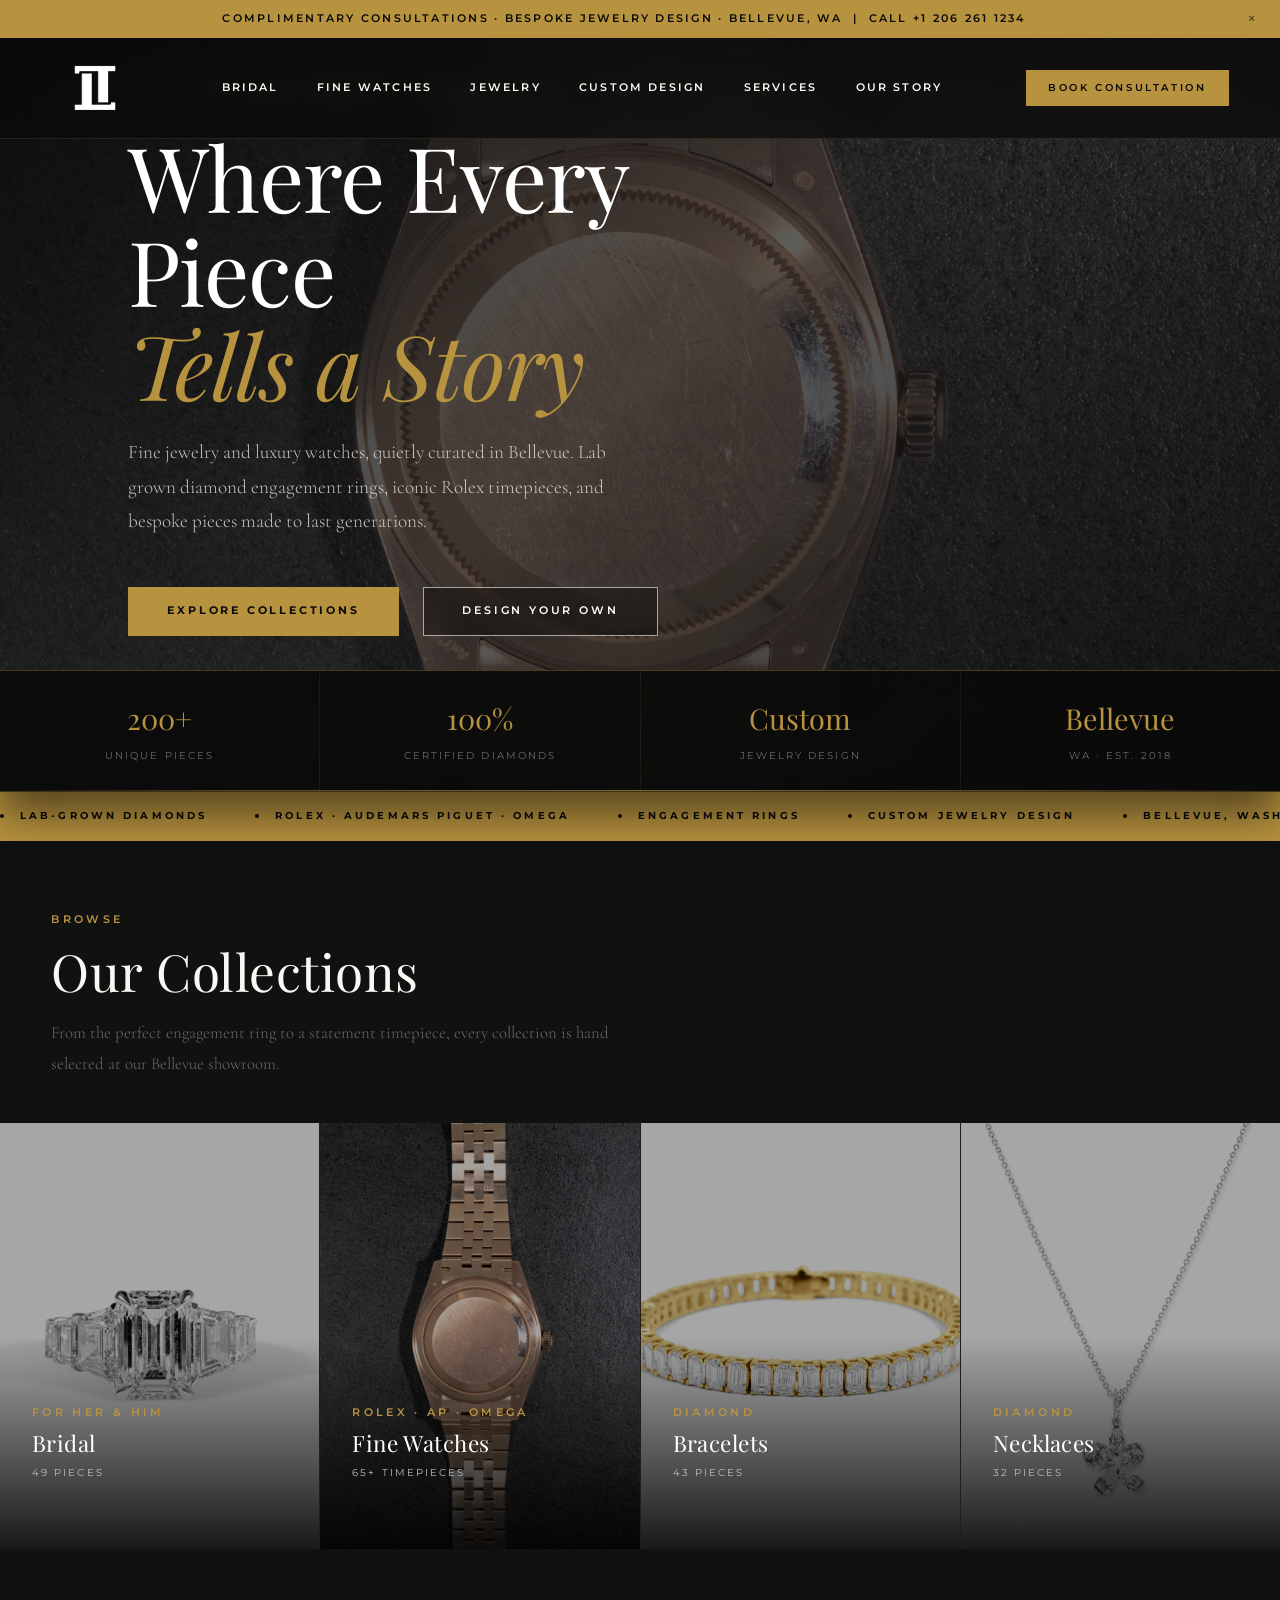
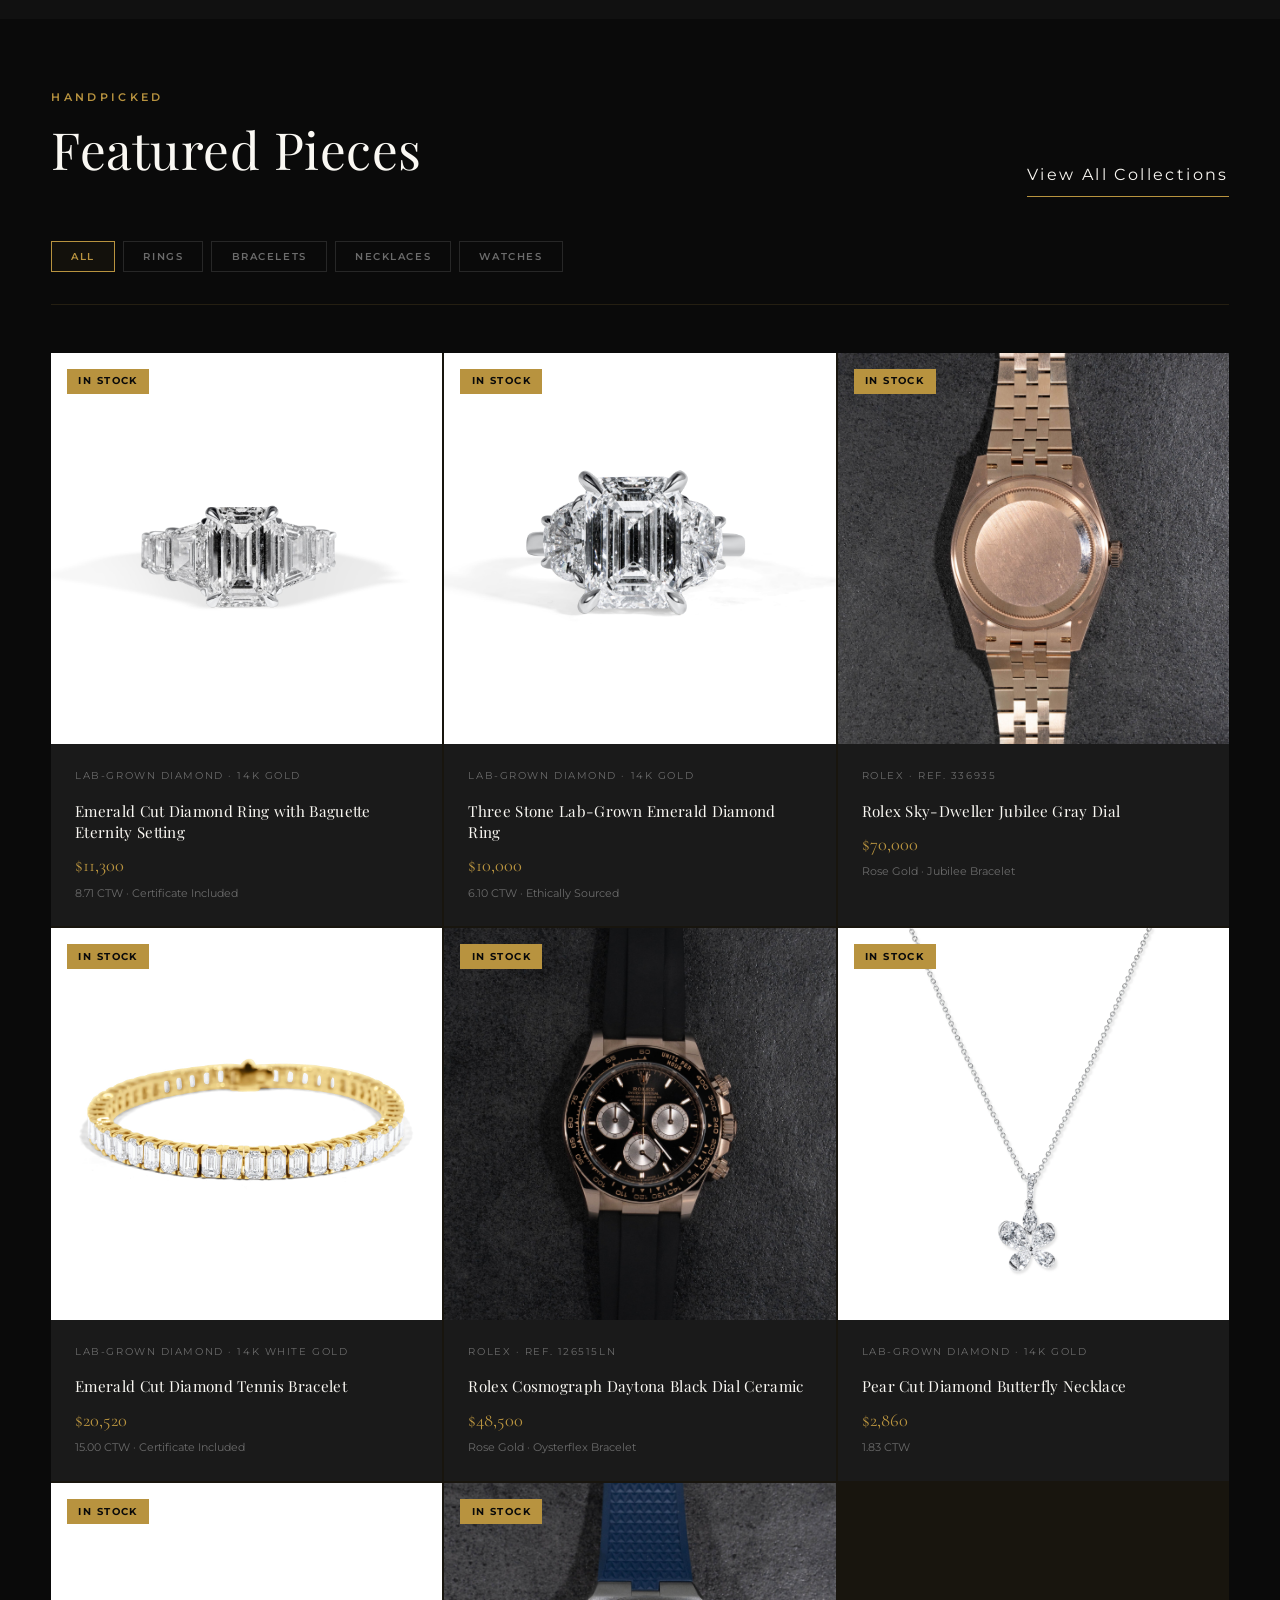
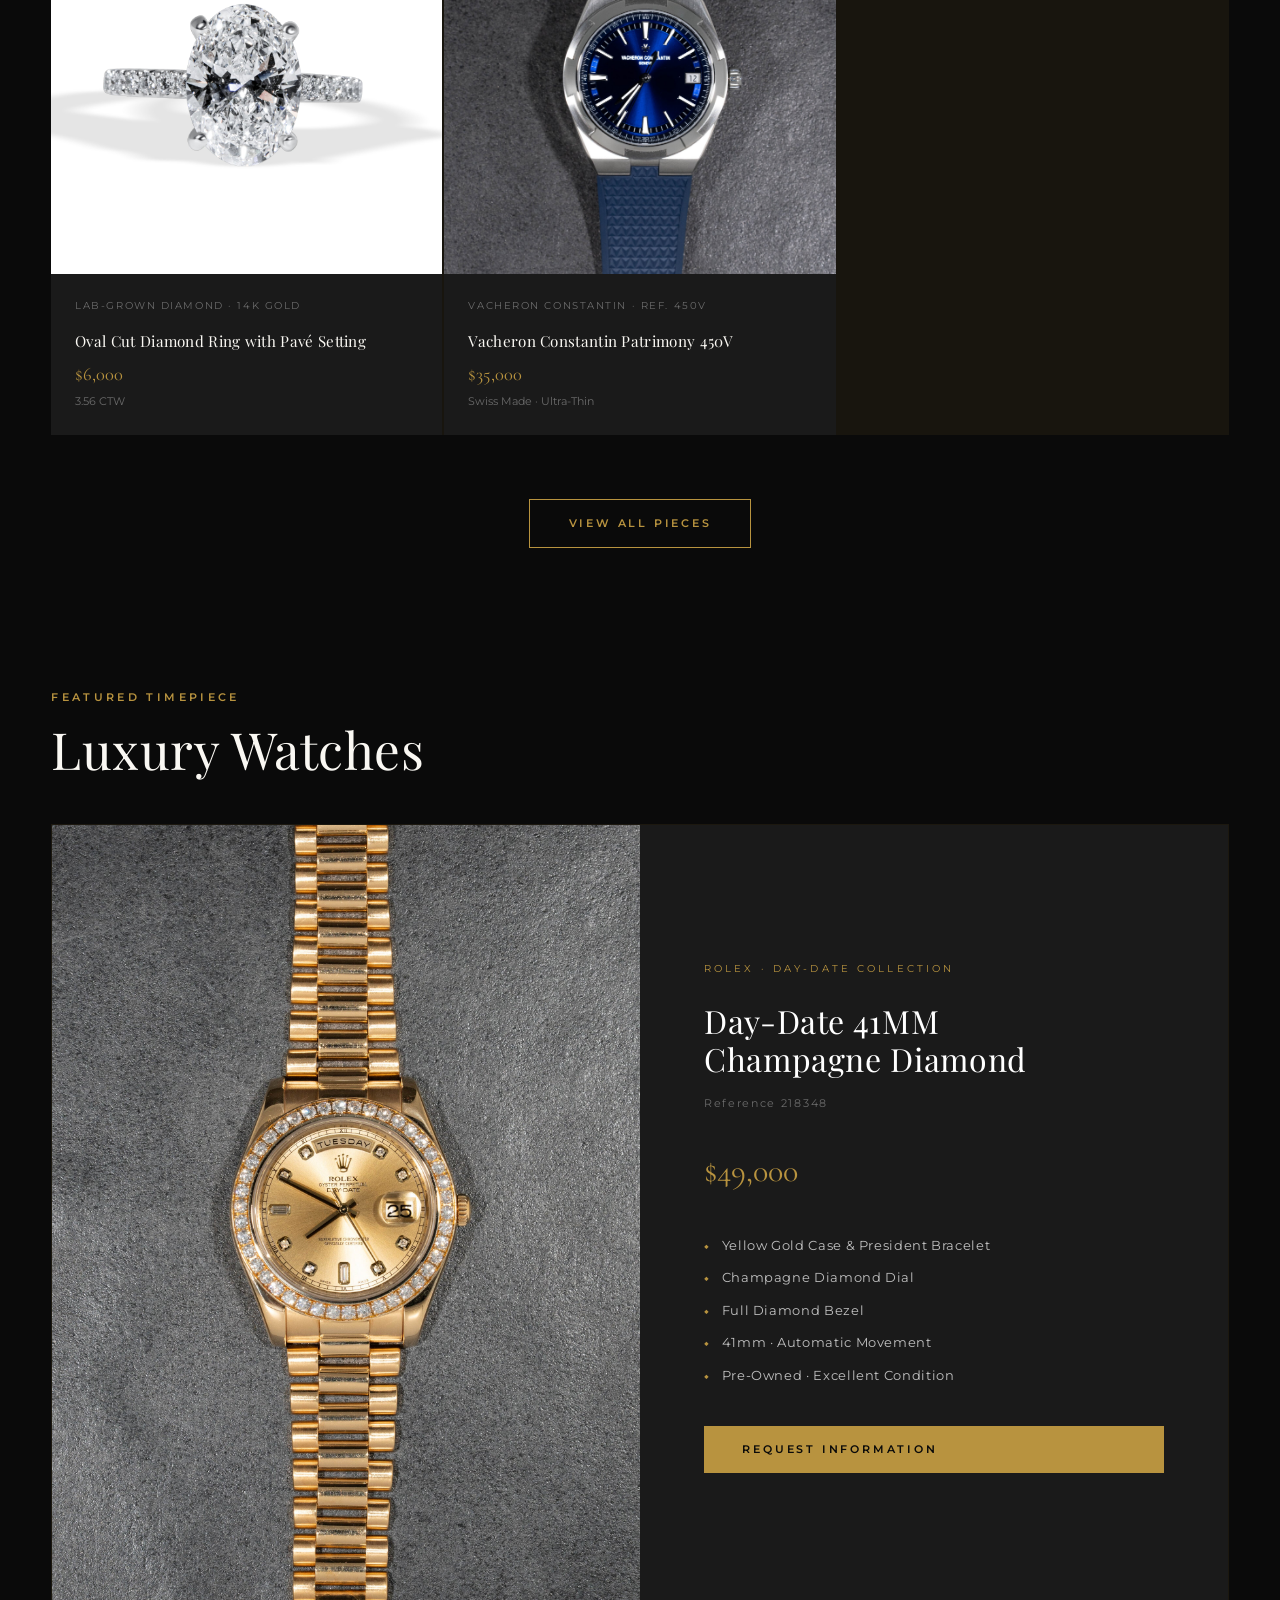
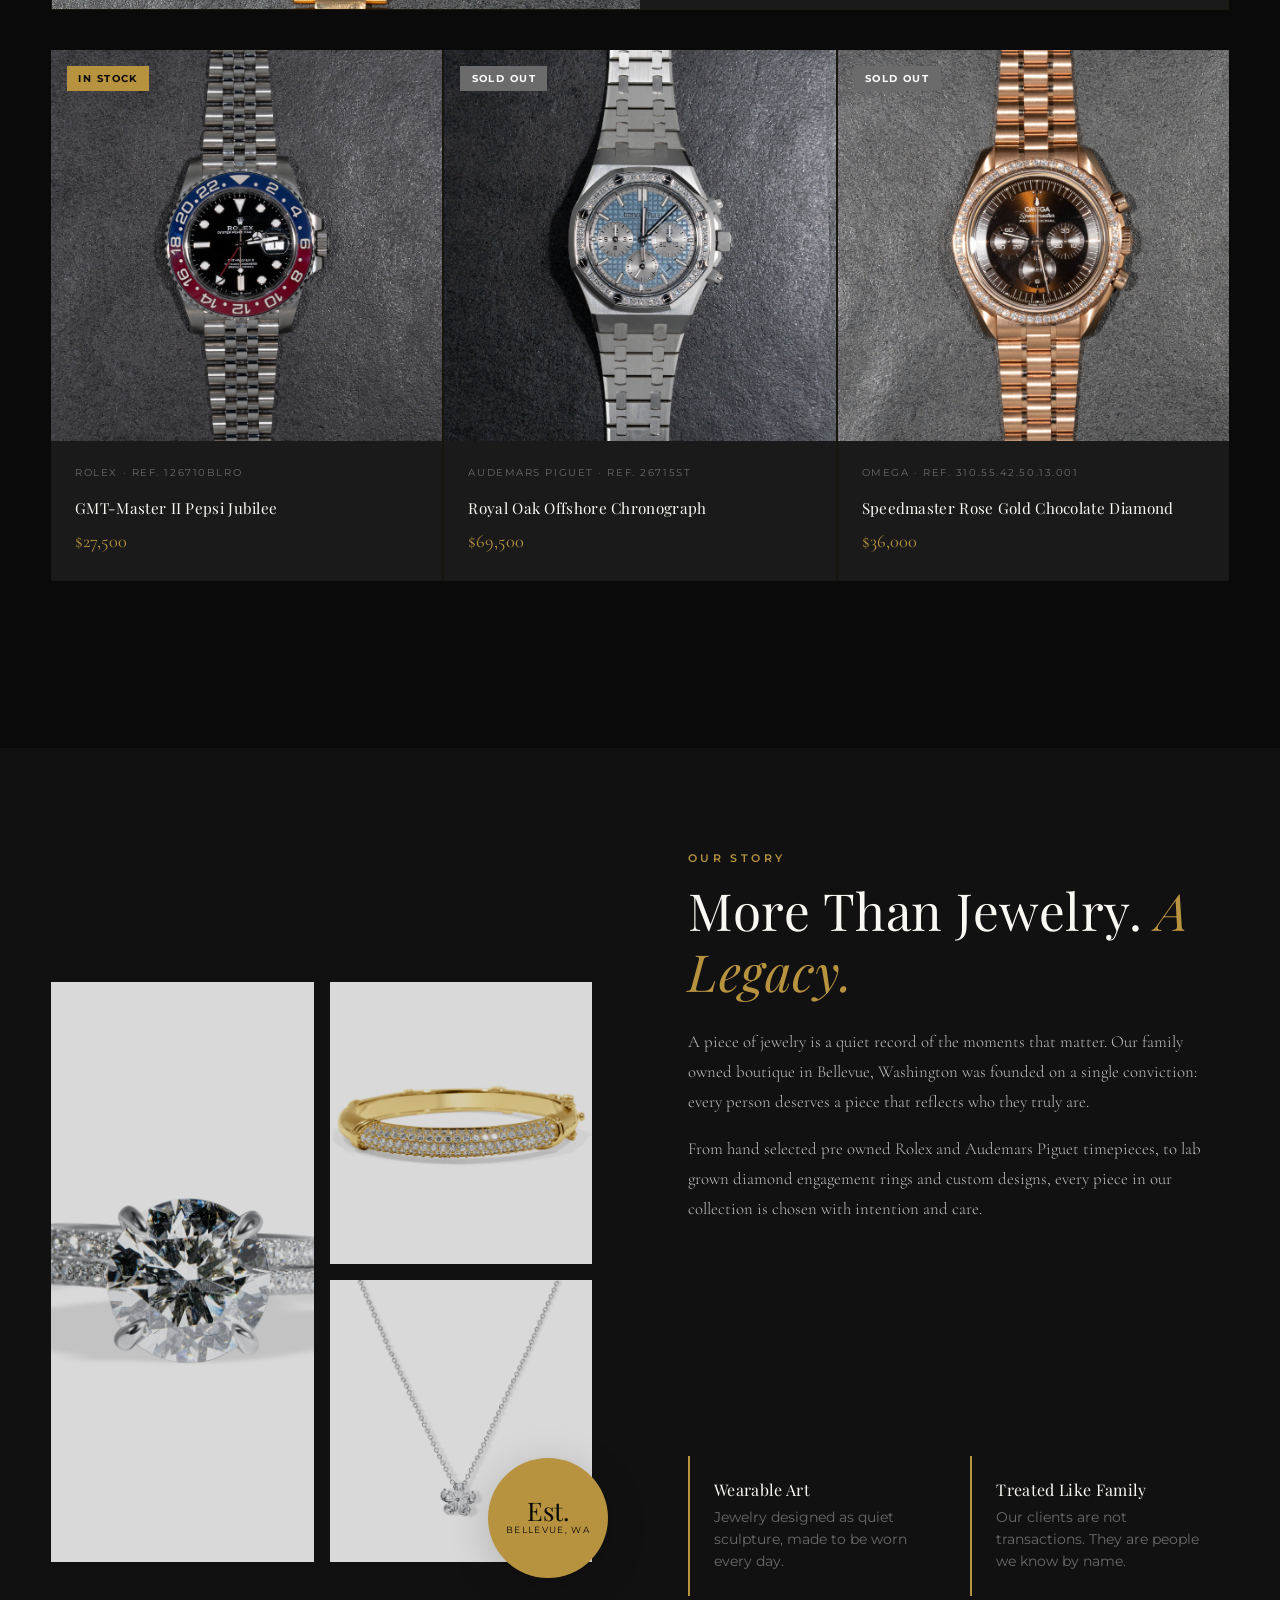
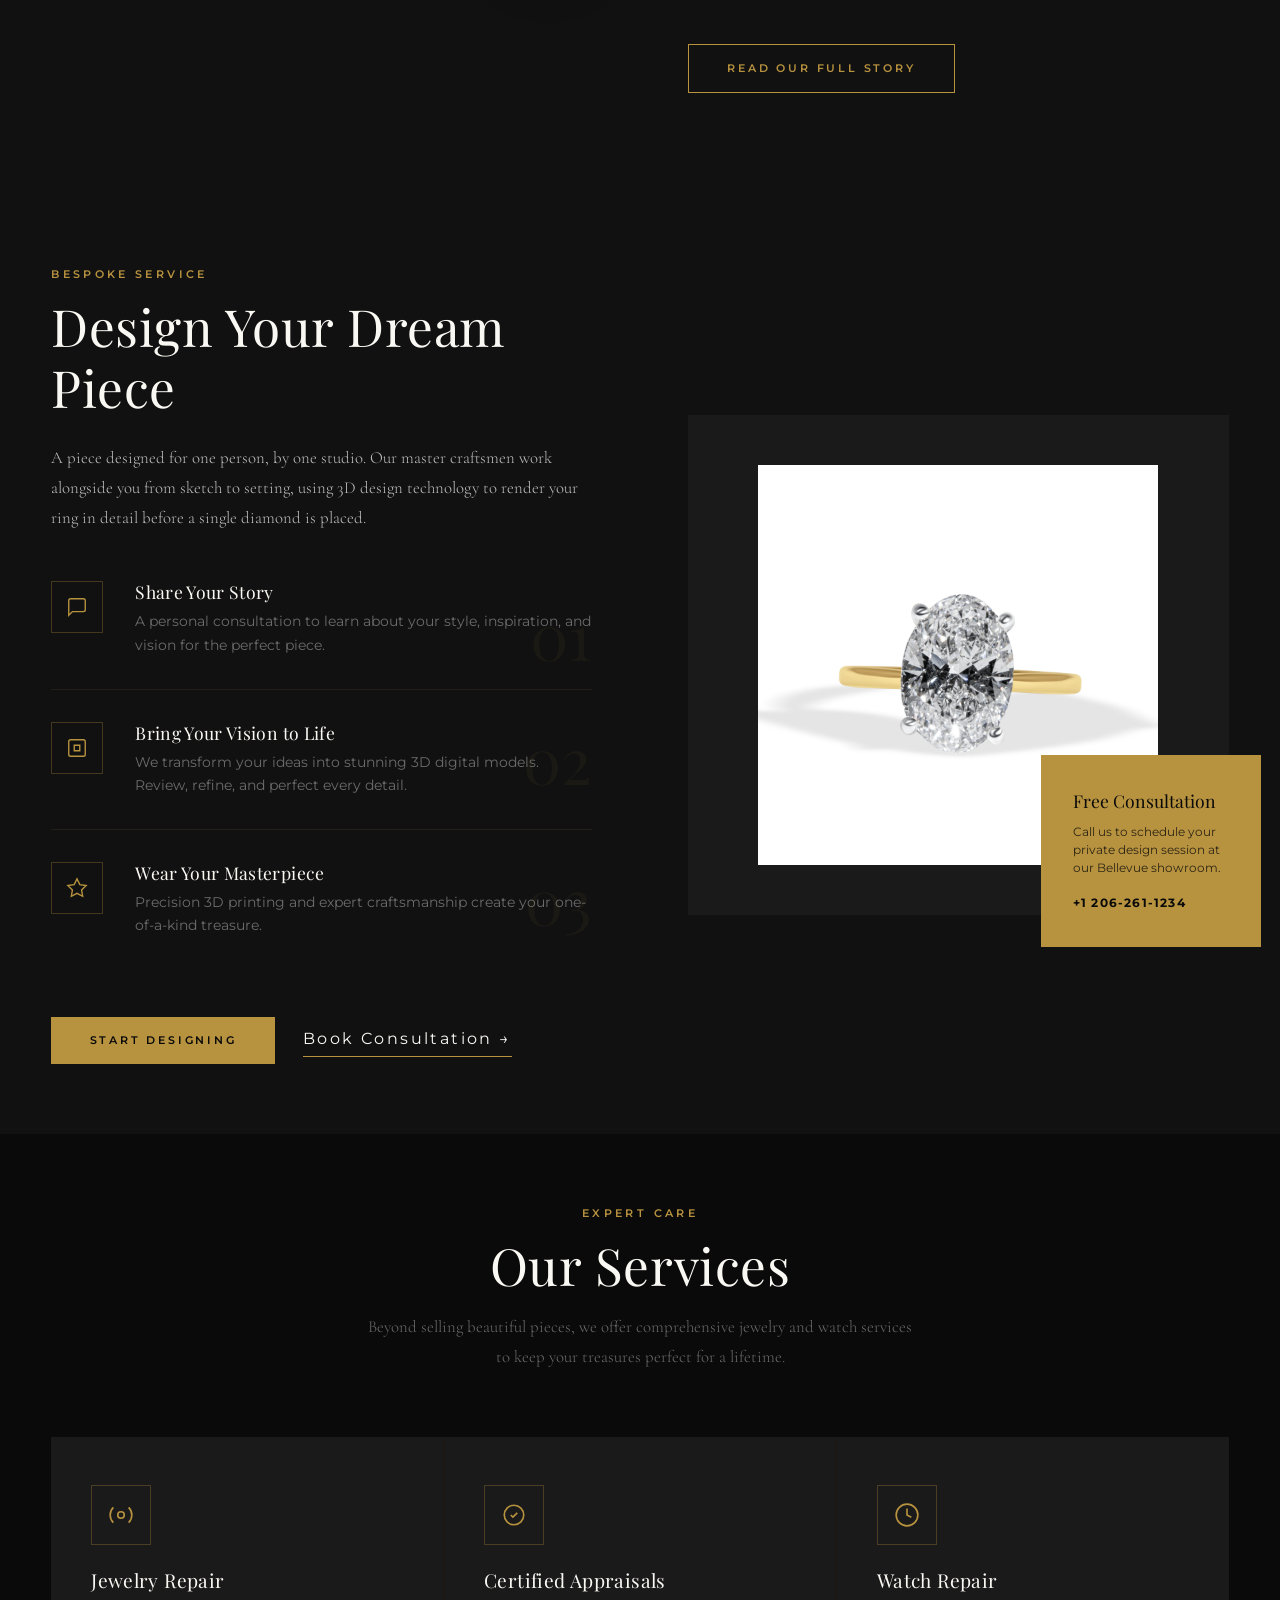
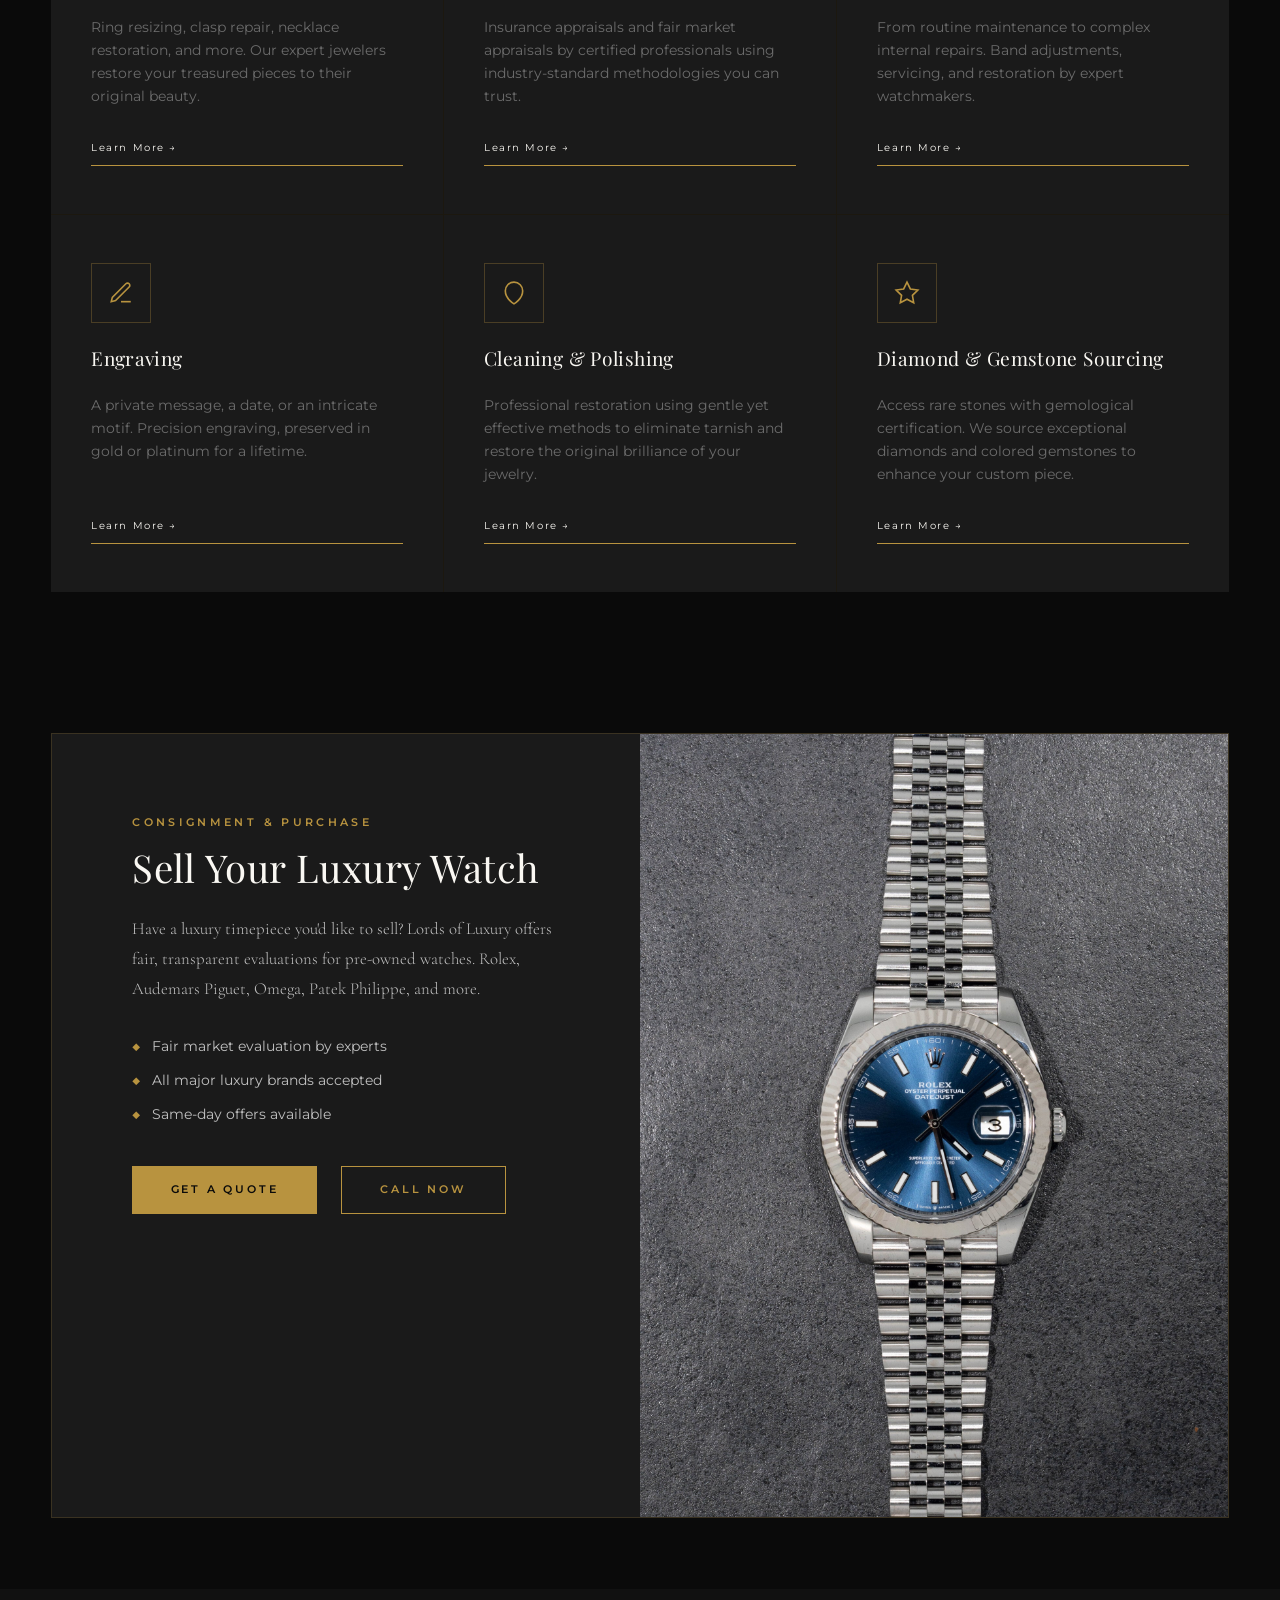
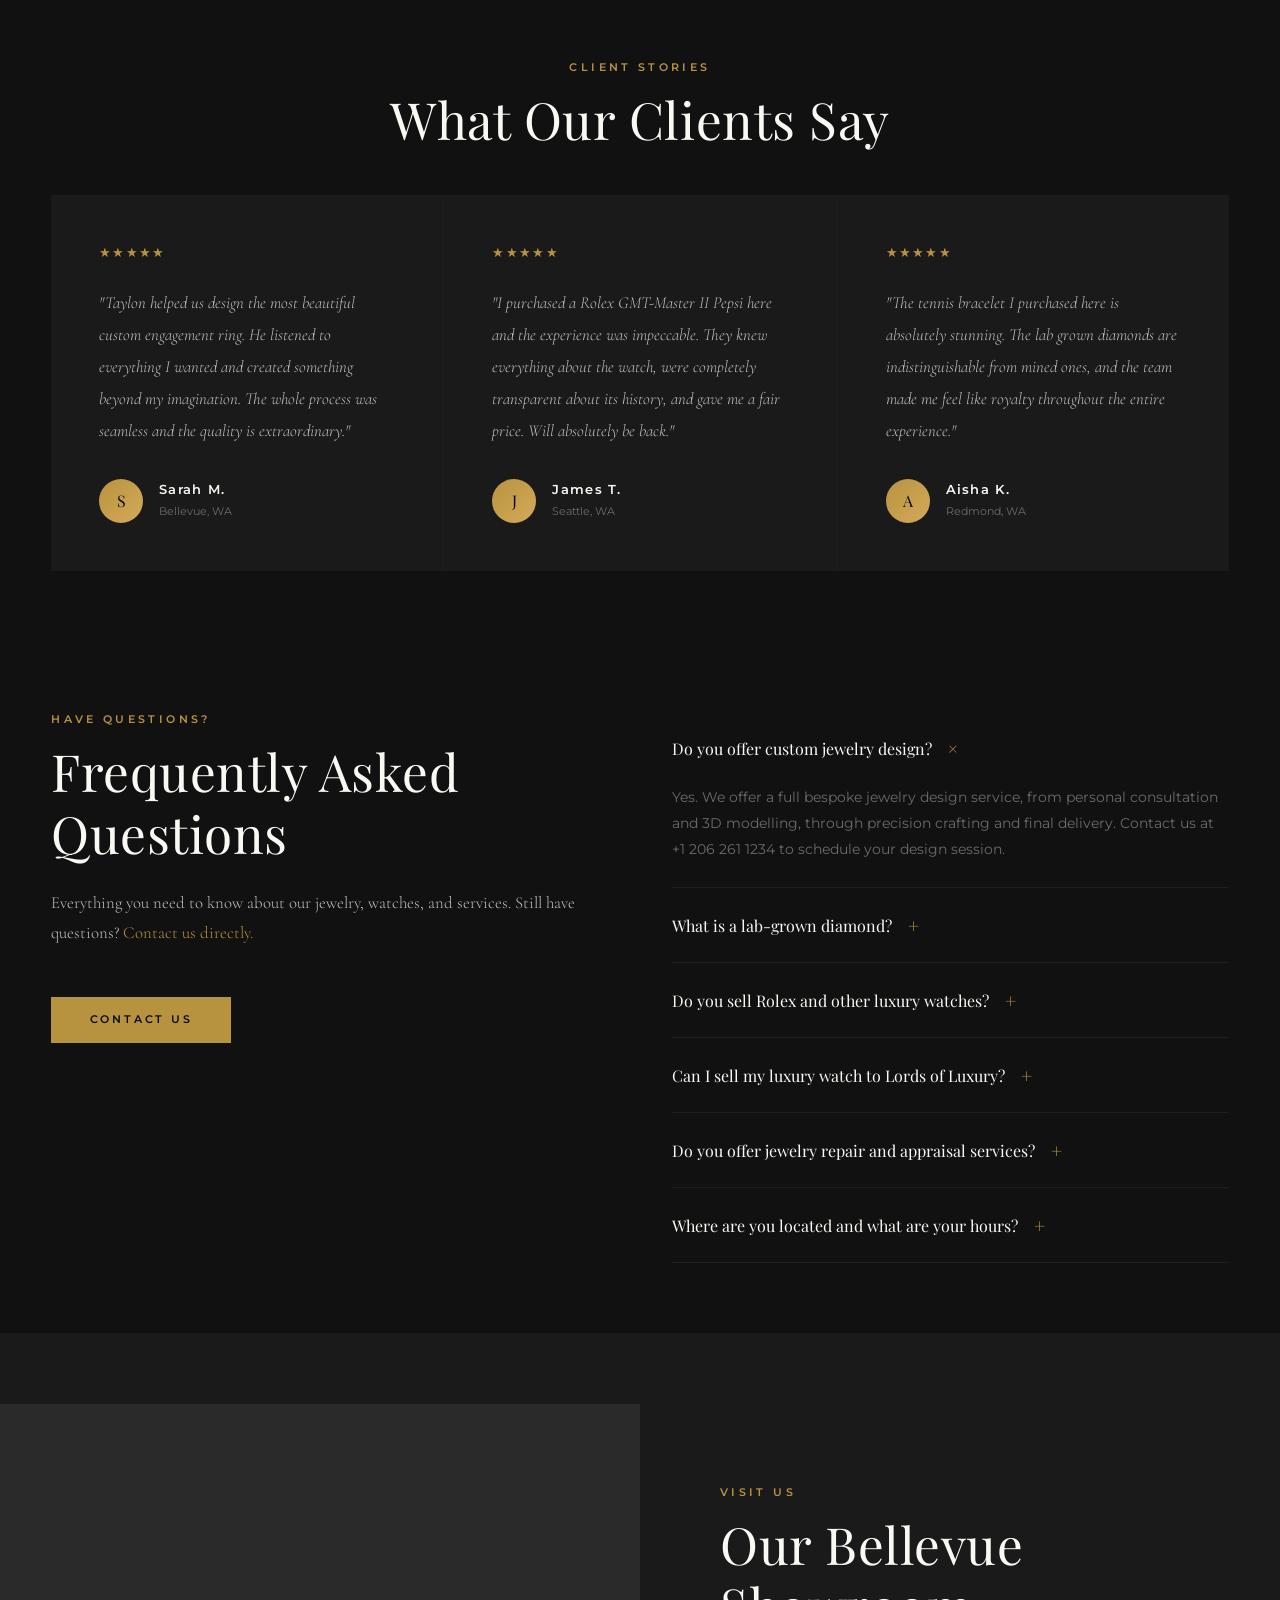
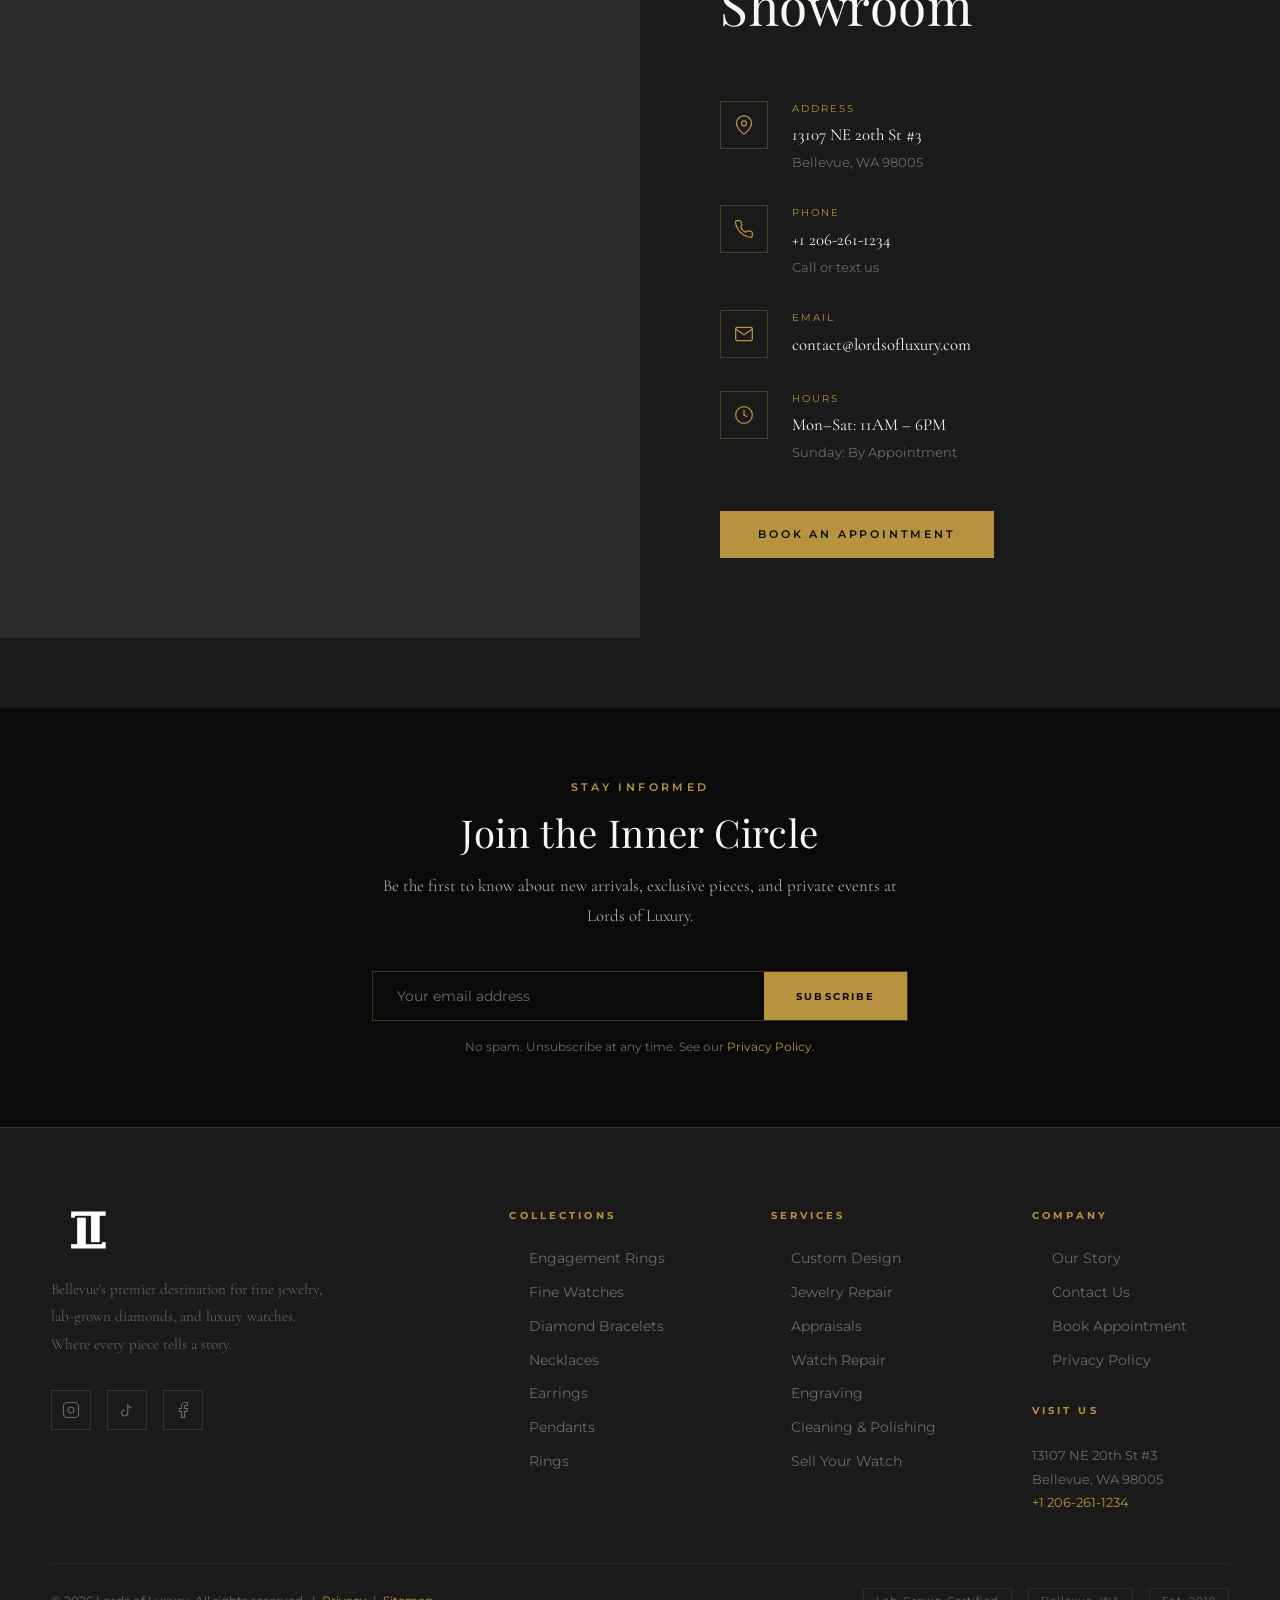
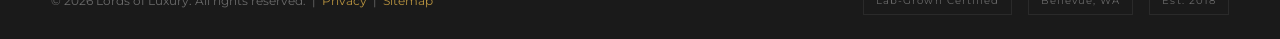
<file: index.html>
<!DOCTYPE html>
<html lang="en">
<head>
  <meta charset="UTF-8">
  <meta name="viewport" content="width=device-width, initial-scale=1.0">
  <meta http-equiv="X-UA-Compatible" content="IE=edge">

  <!-- ===== PRIMARY SEO ===== -->
  <title>Lords of Luxury | Fine Jewelry & Luxury Watches | Bellevue, WA</title>
  <meta name="description" content="Bellevue's premier jeweler for lab grown diamond engagement rings, Rolex and Audemars Piguet watches, and bespoke jewelry design. Visit our showroom at 13107 NE 20th St, Bellevue, WA.">
  <meta name="keywords" content="luxury jewelry Bellevue, engagement rings Bellevue WA, Rolex watches Seattle, lab grown diamonds, custom jewelry design, fine watches, diamond rings, tennis bracelets, Lords of Luxury">
  <meta name="robots" content="index, follow, max-image-preview:large, max-snippet:-1, max-video-preview:-1">
  <meta name="author" content="Lords of Luxury">
  <link rel="canonical" href="https://lordsofluxury.com/">

  <!-- ===== OPEN GRAPH ===== -->
  <meta property="og:type" content="website">
  <meta property="og:url" content="https://lordsofluxury.com/">
  <meta property="og:title" content="Lords of Luxury | Fine Jewelry & Luxury Watches | Bellevue, WA">
  <meta property="og:description" content="Bellevue's premier destination for engagement rings, lab-grown diamonds, and luxury watches. Custom jewelry design available. Rolex, Audemars Piguet, and more.">
  <meta property="og:image" content="https://di14mehdi8.github.io/lordsofluxury/images/og-card.png">
  <meta property="og:image:width" content="1200">
  <meta property="og:image:height" content="630">
  <meta property="og:image:alt" content="Lords of Luxury, fine jewelry and luxury watches in Bellevue, WA">
  <meta property="og:site_name" content="Lords of Luxury">
  <meta property="og:locale" content="en_US">

  <!-- ===== TWITTER CARD ===== -->
  <meta name="twitter:card" content="summary_large_image">
  <meta name="twitter:site" content="@lordsofluxury1">
  <meta name="twitter:title" content="Lords of Luxury | Fine Jewelry & Luxury Watches">
  <meta name="twitter:description" content="Bellevue's premier jeweler. Engagement rings, lab-grown diamonds, and luxury watches.">
  <meta name="twitter:image" content="https://di14mehdi8.github.io/lordsofluxury/images/og-card.png">

  <!-- ===== STRUCTURED DATA — Organization ===== -->
  <script type="application/ld+json">
  {
    "@context": "https://schema.org",
    "@graph": [
      {
        "@type": "JewelryStore",
        "@id": "https://lordsofluxury.com/#organization",
        "name": "Lords of Luxury",
        "url": "https://lordsofluxury.com",
        "logo": {
          "@type": "ImageObject",
          "url": "https://di14mehdi8.github.io/lordsofluxury/images/og-card.png",
          "width": 400,
          "height": 200
        },
        "image": "https://di14mehdi8.github.io/lordsofluxury/images/og-card.png",
        "aggregateRating": {
          "@type": "AggregateRating",
          "ratingValue": "5.0",
          "reviewCount": "127",
          "bestRating": "5",
          "worstRating": "1"
        },
        "description": "Bellevue's premier destination for fine jewelry, lab-grown diamond engagement rings, luxury watches, and custom jewelry design.",
        "telephone": "+1-206-261-1234",
        "email": "contact@lordsofluxury.com",
        "address": {
          "@type": "PostalAddress",
          "streetAddress": "13107 NE 20th St #3",
          "addressLocality": "Bellevue",
          "addressRegion": "WA",
          "postalCode": "98005",
          "addressCountry": "US"
        },
        "geo": {
          "@type": "GeoCoordinates",
          "latitude": 47.6101,
          "longitude": -122.1866
        },
        "openingHoursSpecification": [
          {
            "@type": "OpeningHoursSpecification",
            "dayOfWeek": ["Monday","Tuesday","Wednesday","Thursday","Friday","Saturday"],
            "opens": "11:00",
            "closes": "18:00"
          },
          {
            "@type": "OpeningHoursSpecification",
            "dayOfWeek": "Sunday",
            "opens": "00:00",
            "closes": "00:00",
            "description": "By appointment only"
          }
        ],
        "sameAs": [
          "https://www.instagram.com/lords_of_luxury",
          "https://www.tiktok.com/@lordsofluxury1",
          "https://www.facebook.com/lordsoflusury"
        ],
        "priceRange": "$$$",
        "currenciesAccepted": "USD",
        "paymentAccepted": "Cash, Credit Card",
        "areaServed": {
          "@type": "GeoCircle",
          "geoMidpoint": {
            "@type": "GeoCoordinates",
            "latitude": 47.6101,
            "longitude": -122.1866
          },
          "geoRadius": "50000"
        },
        "hasOfferCatalog": {
          "@type": "OfferCatalog",
          "name": "Lords of Luxury Collections",
          "itemListElement": [
            {"@type": "OfferCatalog", "name": "Engagement Rings"},
            {"@type": "OfferCatalog", "name": "Fine Watches"},
            {"@type": "OfferCatalog", "name": "Diamond Bracelets"},
            {"@type": "OfferCatalog", "name": "Diamond Necklaces"},
            {"@type": "OfferCatalog", "name": "Diamond Earrings"},
            {"@type": "OfferCatalog", "name": "Custom Jewelry Design"}
          ]
        }
      },
      {
        "@type": "WebSite",
        "@id": "https://lordsofluxury.com/#website",
        "url": "https://lordsofluxury.com",
        "name": "Lords of Luxury",
        "publisher": {"@id": "https://lordsofluxury.com/#organization"},
        "potentialAction": {
          "@type": "SearchAction",
          "target": "https://lordsofluxury.com/search?q={search_term_string}",
          "query-input": "required name=search_term_string"
        }
      },
      {
        "@type": "WebPage",
        "@id": "https://lordsofluxury.com/#webpage",
        "url": "https://lordsofluxury.com",
        "name": "Lords of Luxury | Fine Jewelry & Luxury Watches | Bellevue, WA",
        "isPartOf": {"@id": "https://lordsofluxury.com/#website"},
        "about": {"@id": "https://lordsofluxury.com/#organization"},
        "description": "Bellevue's premier destination for fine jewelry, engagement rings, and luxury watches.",
        "breadcrumb": {"@id": "https://lordsofluxury.com/#breadcrumb"},
        "speakable": {
          "@type": "SpeakableSpecification",
          "cssSelector": [".hero h1", ".section-title", ".eyebrow"]
        }
      },
      {
        "@type": "BreadcrumbList",
        "@id": "https://lordsofluxury.com/#breadcrumb",
        "itemListElement": [
          {"@type": "ListItem", "position": 1, "name": "Home", "item": "https://lordsofluxury.com/"}
        ]
      },
      {
        "@type": "FAQPage",
        "mainEntity": [
          {
            "@type": "Question",
            "name": "Does Lords of Luxury offer custom jewelry design?",
            "acceptedAnswer": {
              "@type": "Answer",
              "text": "Yes. We offer a full custom jewelry design service that begins with a personal consultation, followed by advanced 3D design technology to bring your vision to life, and culminates in precision 3D printing and expert craftsmanship. Contact us at +1 206-261-1234 or visit our Bellevue showroom."
            }
          },
          {
            "@type": "Question",
            "name": "What is the difference between lab-grown and natural diamonds?",
            "acceptedAnswer": {
              "@type": "Answer",
              "text": "Lab grown diamonds are chemically, optically, and physically identical to mined diamonds. Both are pure carbon in a crystal structure. Lab grown diamonds offer exceptional value, typically 50 to 70 percent less than natural diamonds of the same quality, with the same brilliance and durability."
            }
          },
          {
            "@type": "Question",
            "name": "Do you sell Rolex watches?",
            "acceptedAnswer": {
              "@type": "Answer",
              "text": "Yes. Lords of Luxury carries a curated selection of pre owned Rolex watches including the GMT Master II, Datejust, Daytona, Day Date, Sky Dweller, Explorer II, and Yacht Master models. We also carry Audemars Piguet, Omega, and Vacheron Constantin. Visit our Bellevue showroom or call +1 206 261 1234 for current availability."
            }
          },
          {
            "@type": "Question",
            "name": "Where is Lords of Luxury located?",
            "acceptedAnswer": {
              "@type": "Answer",
              "text": "Lords of Luxury is located at 13107 NE 20th St #3, Bellevue, WA 98005. We are open Monday through Saturday from 11 AM to 6 PM, and Sunday by appointment. Call us at +1 206 261 1234."
            }
          },
          {
            "@type": "Question",
            "name": "Do you offer jewelry repair and appraisal services?",
            "acceptedAnswer": {
              "@type": "Answer",
              "text": "Yes. Our services include jewelry repair (ring resizing, clasp repair, necklace restoration), certified insurance and fair market appraisals, watch repair, engraving, professional cleaning and polishing, and diamond/gemstone sourcing."
            }
          },
          {
            "@type": "Question",
            "name": "Can I sell my luxury watch to Lords of Luxury?",
            "acceptedAnswer": {
              "@type": "Answer",
              "text": "Yes. Lords of Luxury purchases pre-owned luxury watches. Contact us at +1 206-261-1234 or email contact@lordsofluxury.com to discuss your piece and receive a fair market evaluation."
            }
          }
        ]
      }
    ]
  }
  </script>

  <!-- ===== PERFORMANCE: Preload critical assets ===== -->
  <link rel="preload" href="css/main.css" as="style">
  <link rel="preload" href="js/main.js" as="script">
  <link rel="preload" href="images/rolex-sky-dweller.jpg" as="image" fetchpriority="high">
  <link rel="preconnect" href="https://fonts.googleapis.com">
  <link rel="preconnect" href="https://fonts.gstatic.com" crossorigin>
  <link href="https://fonts.googleapis.com/css2?family=Playfair+Display:ital,wght@0,300;0,400;0,500;0,700;1,400;1,500&family=Cormorant+Garamond:ital,wght@0,300;0,400;0,500;1,300;1,400&family=Montserrat:wght@300;400;500;600;700&display=swap" rel="stylesheet">

  <!-- ===== FAVICON ===== -->
  <link rel="icon" type="image/png" sizes="32x32" href="images/favicon-32.png">
  <link rel="icon" type="image/png" sizes="16x16" href="images/favicon-16.png">
  <link rel="apple-touch-icon" sizes="180x180" href="images/apple-touch-icon.png">
  <link rel="manifest" href="site.webmanifest">
  <link rel="apple-touch-icon" href="images/logo.png">

  <!-- ===== STYLESHEET ===== -->
  <link rel="stylesheet" href="css/main.css">

  <!-- ===== Theme color ===== -->
  <meta name="theme-color" content="#0a0a0a">
</head>
<body>

<!-- Scroll progress indicator -->
<div class="scroll-progress" aria-hidden="true"></div>

<!-- ==============================
     ANNOUNCEMENT BAR
============================== -->
<div class="announcement-bar" role="alert">
  <span>Complimentary Consultations · Bespoke Jewelry Design · Bellevue, WA &nbsp;|&nbsp; Call +1 206 261 1234</span>
  <button class="announce-dismiss" aria-label="Dismiss announcement" style="margin-left:1.5rem;background:none;border:none;cursor:pointer;color:inherit;font-size:1rem;">×</button>
</div>

<!-- ==============================
     HEADER
============================== -->
<header id="site-header" role="banner">
  <div class="header-inner">
    <!-- Logo -->
    <a href="/" class="logo" aria-label="Lords of Luxury home">
      <img src="images/logo.png" alt="Lords of Luxury" width="160" height="52" fetchpriority="high">
    </a>

    <!-- Desktop nav -->
    <nav class="main-nav" aria-label="Primary navigation">
      <div class="nav-item">
        <a href="bridal.html" class="nav-link">Bridal</a>
        <div class="dropdown" aria-label="Bridal submenu">
          <a href="bridal.html#womens" class="dropdown-link">Women's Bridal</a>
          <a href="bridal.html#mens" class="dropdown-link">Men's Bridal</a>
          <a href="custom-design.html" class="dropdown-link">Custom Design</a>
        </div>
      </div>
      <div class="nav-item">
        <a href="watches.html" class="nav-link">Fine Watches</a>
        <div class="dropdown">
          <a href="watches.html#mens" class="dropdown-link">Men's Watches</a>
          <a href="watches.html#womens" class="dropdown-link">Women's Watches</a>
          <a href="watches.html#sell" class="dropdown-link">Sell Your Watch</a>
        </div>
      </div>
      <div class="nav-item">
        <a href="jewelry.html" class="nav-link">Jewelry</a>
        <div class="dropdown">
          <a href="jewelry.html#rings" class="dropdown-link">Rings</a>
          <a href="jewelry.html#bracelets" class="dropdown-link">Bracelets</a>
          <a href="jewelry.html#necklaces" class="dropdown-link">Necklaces</a>
          <a href="jewelry.html#earrings" class="dropdown-link">Earrings</a>
          <a href="jewelry.html#pendants" class="dropdown-link">Pendants</a>
        </div>
      </div>
      <div class="nav-item">
        <a href="custom-design.html" class="nav-link">Custom Design</a>
      </div>
      <div class="nav-item">
        <a href="services.html" class="nav-link">Services</a>
      </div>
      <div class="nav-item">
        <a href="about.html" class="nav-link">Our Story</a>
      </div>
    </nav>

    <!-- Actions -->
    <div class="header-actions">
      <a href="contact.html" class="btn btn-gold" aria-label="Book a consultation" style="padding:0.6rem 1.4rem;font-size:0.65rem;">
        Book Consultation
      </a>
      <button class="menu-toggle" aria-label="Open menu" aria-expanded="false" aria-controls="mobile-nav">
        <span></span><span></span><span></span>
      </button>
    </div>
  </div>
</header>

<!-- Mobile nav overlay -->
<div class="mobile-nav-overlay" aria-hidden="true"></div>

<!-- Mobile nav -->
<nav class="mobile-nav" id="mobile-nav" aria-label="Mobile navigation">
  <button class="mobile-nav-close" aria-label="Close menu">✕</button>
  <ul class="mobile-nav-list">
    <li><a href="bridal.html" class="mobile-nav-link">Bridal</a>
      <ul class="mobile-nav-sub">
        <li><a href="bridal.html#womens" class="mobile-nav-link">Women's Bridal</a></li>
        <li><a href="bridal.html#mens" class="mobile-nav-link">Men's Bridal</a></li>
      </ul>
    </li>
    <li><a href="watches.html" class="mobile-nav-link">Fine Watches</a></li>
    <li><a href="jewelry.html" class="mobile-nav-link">Jewelry</a>
      <ul class="mobile-nav-sub">
        <li><a href="jewelry.html#rings" class="mobile-nav-link">Rings</a></li>
        <li><a href="jewelry.html#bracelets" class="mobile-nav-link">Bracelets</a></li>
        <li><a href="jewelry.html#necklaces" class="mobile-nav-link">Necklaces</a></li>
        <li><a href="jewelry.html#earrings" class="mobile-nav-link">Earrings</a></li>
      </ul>
    </li>
    <li><a href="custom-design.html" class="mobile-nav-link">Custom Design</a></li>
    <li><a href="services.html" class="mobile-nav-link">Services</a></li>
    <li><a href="about.html" class="mobile-nav-link">Our Story</a></li>
    <li><a href="contact.html" class="mobile-nav-link">Contact</a></li>
  </ul>
  <div class="mobile-nav-contact" style="margin-top:3rem;">
    <p class="eyebrow" style="margin-bottom:1rem;">Contact Us</p>
    <p style="color:var(--silver);font-size:0.9rem;margin-bottom:0.5rem;">+1 206-261-1234</p>
    <p style="color:var(--grey);font-size:0.8rem;">13107 NE 20th St #3, Bellevue, WA</p>
    <p style="color:var(--grey);font-size:0.8rem;margin-top:0.25rem;">Mon–Sat 11AM–6PM</p>
  </div>
</nav>

<!-- ==============================
     HERO
============================== -->
<main id="main" role="main">
<section class="hero" aria-label="Lords of Luxury hero">
  <div class="hero-image-bg" role="img" aria-label="Rolex Sky-Dweller luxury watch displayed elegantly"></div>
  <div class="hero-bg"></div>

  <div class="hero-content">
    <div class="hero-eyebrow">
      <span>Bellevue's Premier Jeweler</span>
    </div>
    <h1 class="display">
      Where Every Piece<br>
      <em>Tells a Story</em>
    </h1>
    <p class="hero-sub">
      Fine jewelry and luxury watches, quietly curated in Bellevue. Lab grown diamond engagement rings, iconic Rolex timepieces, and bespoke pieces made to last generations.
    </p>
    <div class="hero-actions">
      <a href="jewelry.html" class="btn btn-gold">Explore Collections</a>
      <a href="custom-design.html" class="btn btn-outline">Design Your Own</a>
    </div>
  </div>

  <div class="hero-scroll" aria-hidden="true">
    <svg width="18" height="28" viewBox="0 0 18 28" fill="none">
      <rect x="1" y="1" width="16" height="22" rx="8" stroke="currentColor" stroke-width="1.5"/>
      <line x1="9" y1="7" x2="9" y2="12" stroke="currentColor" stroke-width="1.5" stroke-linecap="round"/>
    </svg>
    <span>Scroll</span>
  </div>

  <!-- Stats bar -->
  <div class="hero-stats" aria-label="Store highlights">
    <div class="hero-stat">
      <span class="hero-stat-number">200+</span>
      <span class="hero-stat-label">Unique Pieces</span>
    </div>
    <div class="hero-stat">
      <span class="hero-stat-number">100%</span>
      <span class="hero-stat-label">Certified Diamonds</span>
    </div>
    <div class="hero-stat">
      <span class="hero-stat-number">Custom</span>
      <span class="hero-stat-label">Jewelry Design</span>
    </div>
    <div class="hero-stat">
      <span class="hero-stat-number">Bellevue</span>
      <span class="hero-stat-label">WA · Est. 2018</span>
    </div>
  </div>
</section>

<!-- ==============================
     MARQUEE
============================== -->
<div class="marquee-section" aria-hidden="true">
  <div class="marquee-track">
    <span class="marquee-item"><span class="marquee-dot"></span>Lab-Grown Diamonds</span>
    <span class="marquee-item"><span class="marquee-dot"></span>Rolex · Audemars Piguet · Omega</span>
    <span class="marquee-item"><span class="marquee-dot"></span>Engagement Rings</span>
    <span class="marquee-item"><span class="marquee-dot"></span>Custom Jewelry Design</span>
    <span class="marquee-item"><span class="marquee-dot"></span>Bellevue, Washington</span>
    <span class="marquee-item"><span class="marquee-dot"></span>Certified Appraisals</span>
    <span class="marquee-item"><span class="marquee-dot"></span>Tennis Bracelets</span>
    <span class="marquee-item"><span class="marquee-dot"></span>Diamond Necklaces</span>
  </div>
</div>

<!-- ==============================
     COLLECTIONS GRID
============================== -->
<section class="categories" aria-labelledby="collections-title">
  <div class="container">
    <div class="section-header fade-up">
      <p class="eyebrow">Browse</p>
      <h2 class="headline section-title" id="collections-title">Our Collections</h2>
      <p class="section-desc body-text">From the perfect engagement ring to a statement timepiece, every collection is hand selected at our Bellevue showroom.</p>
    </div>
  </div>

  <div class="categories-grid">
    <a href="bridal.html" class="category-card fade-in" aria-label="Browse Bridal collection">
      <img src="images/ring-emerald-baguette.jpg" alt="Emerald cut lab grown diamond engagement ring with baguette eternity setting" loading="lazy" width="600" height="800">
      <div class="category-bg-fallback"></div>
      <div class="category-content">
        <p class="eyebrow" style="margin-bottom:0.5rem;">For Her &amp; Him</p>
        <h3 class="category-label">Bridal</h3>
        <p class="category-count">49 pieces</p>
        <span class="category-arrow">
          Explore
          <svg width="16" height="10" viewBox="0 0 16 10" fill="none"><path d="M1 5h14M10 1l5 4-5 4" stroke="currentColor" stroke-width="1.5" stroke-linecap="round"/></svg>
        </span>
      </div>
    </a>

    <a href="watches.html" class="category-card fade-in" aria-label="Browse Fine Watches collection">
      <img src="images/rolex-sky-dweller.jpg" alt="Rolex Sky-Dweller luxury watch in rose gold with gray dial" loading="lazy" width="600" height="800">
      <div class="category-bg-fallback"></div>
      <div class="category-content">
        <p class="eyebrow" style="margin-bottom:0.5rem;">Rolex · AP · Omega</p>
        <h3 class="category-label">Fine Watches</h3>
        <p class="category-count">65+ timepieces</p>
        <span class="category-arrow">
          Explore
          <svg width="16" height="10" viewBox="0 0 16 10" fill="none"><path d="M1 5h14M10 1l5 4-5 4" stroke="currentColor" stroke-width="1.5" stroke-linecap="round"/></svg>
        </span>
      </div>
    </a>

    <a href="jewelry.html#bracelets" class="category-card fade-in" aria-label="Browse Bracelets collection">
      <img src="images/bracelet-tennis-emerald.jpg" alt="Emerald cut lab-grown diamond tennis bracelet 15CTW" loading="lazy" width="600" height="800">
      <div class="category-bg-fallback"></div>
      <div class="category-content">
        <p class="eyebrow" style="margin-bottom:0.5rem;">Diamond</p>
        <h3 class="category-label">Bracelets</h3>
        <p class="category-count">43 pieces</p>
        <span class="category-arrow">
          Explore
          <svg width="16" height="10" viewBox="0 0 16 10" fill="none"><path d="M1 5h14M10 1l5 4-5 4" stroke="currentColor" stroke-width="1.5" stroke-linecap="round"/></svg>
        </span>
      </div>
    </a>

    <a href="jewelry.html#necklaces" class="category-card fade-in" aria-label="Browse Necklaces collection">
      <img src="images/necklace-butterfly.jpg" alt="Pear cut lab-grown diamond butterfly necklace" loading="lazy" width="600" height="800">
      <div class="category-bg-fallback"></div>
      <div class="category-content">
        <p class="eyebrow" style="margin-bottom:0.5rem;">Diamond</p>
        <h3 class="category-label">Necklaces</h3>
        <p class="category-count">32 pieces</p>
        <span class="category-arrow">
          Explore
          <svg width="16" height="10" viewBox="0 0 16 10" fill="none"><path d="M1 5h14M10 1l5 4-5 4" stroke="currentColor" stroke-width="1.5" stroke-linecap="round"/></svg>
        </span>
      </div>
    </a>
  </div>
</section>

<!-- ==============================
     FEATURED PRODUCTS
============================== -->
<section class="featured" aria-labelledby="featured-title">
  <div class="container">
    <div class="section-header fade-up" style="display:flex;justify-content:space-between;align-items:flex-end;flex-wrap:wrap;gap:2rem;">
      <div>
        <p class="eyebrow">Handpicked</p>
        <h2 class="headline section-title" id="featured-title">Featured Pieces</h2>
      </div>
      <a href="jewelry.html" class="btn-ghost">View All Collections</a>
    </div>

    <!-- Filter -->
    <div class="filter-bar" role="tablist" aria-label="Filter products by category">
      <button class="filter-btn active" data-filter="all" role="tab" aria-selected="true">All</button>
      <button class="filter-btn" data-filter="ring" role="tab" aria-selected="false">Rings</button>
      <button class="filter-btn" data-filter="bracelet" role="tab" aria-selected="false">Bracelets</button>
      <button class="filter-btn" data-filter="necklace" role="tab" aria-selected="false">Necklaces</button>
      <button class="filter-btn" data-filter="watch" role="tab" aria-selected="false">Watches</button>
    </div>

    <div class="products-grid" role="list">

      <!-- RING 1 -->
      <article class="product-card fade-up" data-category="ring" itemscope itemtype="https://schema.org/Product" role="listitem">
        <div class="product-card-image">
          <img src="images/ring-emerald-baguette.jpg"
               alt="Emerald cut lab-grown diamond engagement ring with baguette eternity setting 8.71CTW"
               loading="lazy" width="600" height="600"
               itemprop="image">
          <div class="product-badge">In Stock</div>
          <div class="product-actions">
            <a href="contact.html" class="product-action-btn" aria-label="Inquire about this ring" title="Inquire">
              <svg width="18" height="18" viewBox="0 0 24 24" fill="none" stroke="currentColor" stroke-width="1.5"><path d="M21 15a2 2 0 0 1-2 2H7l-4 4V5a2 2 0 0 1 2-2h14a2 2 0 0 1 2 2z"/></svg>
            </a>
            <button class="product-action-btn" data-quickview aria-label="Quick view">
              <svg width="18" height="18" viewBox="0 0 24 24" fill="none" stroke="currentColor" stroke-width="1.5"><circle cx="11" cy="11" r="8"/><path d="m21 21-4.35-4.35"/></svg>
            </button>
          </div>
        </div>
        <div class="product-info">
          <p class="product-meta" itemprop="brand">Lab-Grown Diamond · 14K Gold</p>
          <h3 class="product-name" itemprop="name">Emerald Cut Diamond Ring with Baguette Eternity Setting</h3>
          <div itemprop="offers" itemscope itemtype="https://schema.org/Offer">
            <p class="product-price" itemprop="price" content="11300">$11,300</p>
            <meta itemprop="priceCurrency" content="USD">
            <meta itemprop="availability" content="https://schema.org/InStock">
          </div>
          <p class="product-price-note">8.71 CTW · Certificate Included</p>
        </div>
      </article>

      <!-- RING 2 -->
      <article class="product-card fade-up" data-category="ring" itemscope itemtype="https://schema.org/Product" role="listitem">
        <div class="product-card-image">
          <img src="images/ring-three-stone-emerald.jpg"
               alt="Three stone lab-grown emerald diamond ring 6.10CTW"
               loading="lazy" width="600" height="600"
               itemprop="image">
          <div class="product-badge">In Stock</div>
          <div class="product-actions">
            <a href="contact.html" class="product-action-btn" aria-label="Inquire" title="Inquire">
              <svg width="18" height="18" viewBox="0 0 24 24" fill="none" stroke="currentColor" stroke-width="1.5"><path d="M21 15a2 2 0 0 1-2 2H7l-4 4V5a2 2 0 0 1 2-2h14a2 2 0 0 1 2 2z"/></svg>
            </a>
            <button class="product-action-btn" data-quickview aria-label="Quick view">
              <svg width="18" height="18" viewBox="0 0 24 24" fill="none" stroke="currentColor" stroke-width="1.5"><circle cx="11" cy="11" r="8"/><path d="m21 21-4.35-4.35"/></svg>
            </button>
          </div>
        </div>
        <div class="product-info">
          <p class="product-meta">Lab-Grown Diamond · 14K Gold</p>
          <h3 class="product-name" itemprop="name">Three Stone Lab-Grown Emerald Diamond Ring</h3>
          <div itemprop="offers" itemscope itemtype="https://schema.org/Offer">
            <p class="product-price" itemprop="price" content="10000">$10,000</p>
            <meta itemprop="priceCurrency" content="USD">
            <meta itemprop="availability" content="https://schema.org/InStock">
          </div>
          <p class="product-price-note">6.10 CTW · Ethically Sourced</p>
        </div>
      </article>

      <!-- WATCH 1 -->
      <article class="product-card fade-up" data-category="watch" itemscope itemtype="https://schema.org/Product" role="listitem">
        <div class="product-card-image">
          <img src="images/rolex-sky-dweller.jpg"
               alt="Rolex Sky-Dweller Jubilee Gray Dial 336935 luxury watch"
               loading="lazy" width="600" height="600"
               itemprop="image">
          <div class="product-badge">In Stock</div>
          <div class="product-actions">
            <a href="contact.html" class="product-action-btn" aria-label="Inquire" title="Inquire">
              <svg width="18" height="18" viewBox="0 0 24 24" fill="none" stroke="currentColor" stroke-width="1.5"><path d="M21 15a2 2 0 0 1-2 2H7l-4 4V5a2 2 0 0 1 2-2h14a2 2 0 0 1 2 2z"/></svg>
            </a>
            <button class="product-action-btn" data-quickview aria-label="Quick view">
              <svg width="18" height="18" viewBox="0 0 24 24" fill="none" stroke="currentColor" stroke-width="1.5"><circle cx="11" cy="11" r="8"/><path d="m21 21-4.35-4.35"/></svg>
            </button>
          </div>
        </div>
        <div class="product-info">
          <p class="product-meta">Rolex · Ref. 336935</p>
          <h3 class="product-name" itemprop="name">Rolex Sky-Dweller Jubilee Gray Dial</h3>
          <div itemprop="offers" itemscope itemtype="https://schema.org/Offer">
            <p class="product-price" itemprop="price" content="70000">$70,000</p>
            <meta itemprop="priceCurrency" content="USD">
            <meta itemprop="availability" content="https://schema.org/InStock">
          </div>
          <p class="product-price-note">Rose Gold · Jubilee Bracelet</p>
        </div>
      </article>

      <!-- BRACELET 1 -->
      <article class="product-card fade-up" data-category="bracelet" itemscope itemtype="https://schema.org/Product" role="listitem">
        <div class="product-card-image">
          <img src="images/bracelet-tennis-emerald.jpg"
               alt="Emerald cut lab-grown diamond tennis bracelet 15CTW in white gold"
               loading="lazy" width="600" height="600"
               itemprop="image">
          <div class="product-badge">In Stock</div>
          <div class="product-actions">
            <a href="contact.html" class="product-action-btn" aria-label="Inquire" title="Inquire">
              <svg width="18" height="18" viewBox="0 0 24 24" fill="none" stroke="currentColor" stroke-width="1.5"><path d="M21 15a2 2 0 0 1-2 2H7l-4 4V5a2 2 0 0 1 2-2h14a2 2 0 0 1 2 2z"/></svg>
            </a>
            <button class="product-action-btn" data-quickview aria-label="Quick view">
              <svg width="18" height="18" viewBox="0 0 24 24" fill="none" stroke="currentColor" stroke-width="1.5"><circle cx="11" cy="11" r="8"/><path d="m21 21-4.35-4.35"/></svg>
            </button>
          </div>
        </div>
        <div class="product-info">
          <p class="product-meta">Lab-Grown Diamond · 14K White Gold</p>
          <h3 class="product-name" itemprop="name">Emerald Cut Diamond Tennis Bracelet</h3>
          <div itemprop="offers" itemscope itemtype="https://schema.org/Offer">
            <p class="product-price" itemprop="price" content="20520">$20,520</p>
            <meta itemprop="priceCurrency" content="USD">
            <meta itemprop="availability" content="https://schema.org/InStock">
          </div>
          <p class="product-price-note">15.00 CTW · Certificate Included</p>
        </div>
      </article>

      <!-- WATCH 2 -->
      <article class="product-card fade-up" data-category="watch" itemscope itemtype="https://schema.org/Product" role="listitem">
        <div class="product-card-image">
          <img src="images/rolex-daytona-ceramic.jpg"
               alt="Rolex Cosmograph Daytona 126515LN black dial ceramic luxury watch"
               loading="lazy" width="600" height="600"
               itemprop="image">
          <div class="product-badge">In Stock</div>
          <div class="product-actions">
            <a href="contact.html" class="product-action-btn" aria-label="Inquire" title="Inquire">
              <svg width="18" height="18" viewBox="0 0 24 24" fill="none" stroke="currentColor" stroke-width="1.5"><path d="M21 15a2 2 0 0 1-2 2H7l-4 4V5a2 2 0 0 1 2-2h14a2 2 0 0 1 2 2z"/></svg>
            </a>
            <button class="product-action-btn" data-quickview aria-label="Quick view">
              <svg width="18" height="18" viewBox="0 0 24 24" fill="none" stroke="currentColor" stroke-width="1.5"><circle cx="11" cy="11" r="8"/><path d="m21 21-4.35-4.35"/></svg>
            </button>
          </div>
        </div>
        <div class="product-info">
          <p class="product-meta">Rolex · Ref. 126515LN</p>
          <h3 class="product-name" itemprop="name">Rolex Cosmograph Daytona Black Dial Ceramic</h3>
          <div itemprop="offers" itemscope itemtype="https://schema.org/Offer">
            <p class="product-price" itemprop="price" content="48500">$48,500</p>
            <meta itemprop="priceCurrency" content="USD">
            <meta itemprop="availability" content="https://schema.org/InStock">
          </div>
          <p class="product-price-note">Rose Gold · Oysterflex Bracelet</p>
        </div>
      </article>

      <!-- NECKLACE 1 -->
      <article class="product-card fade-up" data-category="necklace" itemscope itemtype="https://schema.org/Product" role="listitem">
        <div class="product-card-image">
          <img src="images/necklace-butterfly.jpg"
               alt="Pear cut lab-grown diamond butterfly necklace 1.83CTW"
               loading="lazy" width="600" height="600"
               itemprop="image">
          <div class="product-badge">In Stock</div>
          <div class="product-actions">
            <a href="contact.html" class="product-action-btn" aria-label="Inquire" title="Inquire">
              <svg width="18" height="18" viewBox="0 0 24 24" fill="none" stroke="currentColor" stroke-width="1.5"><path d="M21 15a2 2 0 0 1-2 2H7l-4 4V5a2 2 0 0 1 2-2h14a2 2 0 0 1 2 2z"/></svg>
            </a>
            <button class="product-action-btn" data-quickview aria-label="Quick view">
              <svg width="18" height="18" viewBox="0 0 24 24" fill="none" stroke="currentColor" stroke-width="1.5"><circle cx="11" cy="11" r="8"/><path d="m21 21-4.35-4.35"/></svg>
            </button>
          </div>
        </div>
        <div class="product-info">
          <p class="product-meta">Lab-Grown Diamond · 14K Gold</p>
          <h3 class="product-name" itemprop="name">Pear Cut Diamond Butterfly Necklace</h3>
          <div itemprop="offers" itemscope itemtype="https://schema.org/Offer">
            <p class="product-price" itemprop="price" content="2860">$2,860</p>
            <meta itemprop="priceCurrency" content="USD">
            <meta itemprop="availability" content="https://schema.org/InStock">
          </div>
          <p class="product-price-note">1.83 CTW</p>
        </div>
      </article>

      <!-- RING 3 -->
      <article class="product-card fade-up" data-category="ring" itemscope itemtype="https://schema.org/Product" role="listitem">
        <div class="product-card-image">
          <img src="images/ring-oval-pave.jpg"
               alt="Oval cut lab-grown diamond engagement ring with pave setting 3.56CTW"
               loading="lazy" width="600" height="600"
               itemprop="image">
          <div class="product-badge">In Stock</div>
          <div class="product-actions">
            <a href="contact.html" class="product-action-btn" aria-label="Inquire" title="Inquire">
              <svg width="18" height="18" viewBox="0 0 24 24" fill="none" stroke="currentColor" stroke-width="1.5"><path d="M21 15a2 2 0 0 1-2 2H7l-4 4V5a2 2 0 0 1 2-2h14a2 2 0 0 1 2 2z"/></svg>
            </a>
            <button class="product-action-btn" data-quickview aria-label="Quick view">
              <svg width="18" height="18" viewBox="0 0 24 24" fill="none" stroke="currentColor" stroke-width="1.5"><circle cx="11" cy="11" r="8"/><path d="m21 21-4.35-4.35"/></svg>
            </button>
          </div>
        </div>
        <div class="product-info">
          <p class="product-meta">Lab-Grown Diamond · 14K Gold</p>
          <h3 class="product-name" itemprop="name">Oval Cut Diamond Ring with Pavé Setting</h3>
          <div itemprop="offers" itemscope itemtype="https://schema.org/Offer">
            <p class="product-price" itemprop="price" content="6000">$6,000</p>
            <meta itemprop="priceCurrency" content="USD">
            <meta itemprop="availability" content="https://schema.org/InStock">
          </div>
          <p class="product-price-note">3.56 CTW</p>
        </div>
      </article>

      <!-- WATCH 3 -->
      <article class="product-card fade-up" data-category="watch" itemscope itemtype="https://schema.org/Product" role="listitem">
        <div class="product-card-image">
          <img src="images/vacheron.jpg"
               alt="Vacheron Constantin 450V luxury watch"
               loading="lazy" width="600" height="600"
               itemprop="image">
          <div class="product-badge">In Stock</div>
          <div class="product-actions">
            <a href="contact.html" class="product-action-btn" aria-label="Inquire" title="Inquire">
              <svg width="18" height="18" viewBox="0 0 24 24" fill="none" stroke="currentColor" stroke-width="1.5"><path d="M21 15a2 2 0 0 1-2 2H7l-4 4V5a2 2 0 0 1 2-2h14a2 2 0 0 1 2 2z"/></svg>
            </a>
            <button class="product-action-btn" data-quickview aria-label="Quick view">
              <svg width="18" height="18" viewBox="0 0 24 24" fill="none" stroke="currentColor" stroke-width="1.5"><circle cx="11" cy="11" r="8"/><path d="m21 21-4.35-4.35"/></svg>
            </button>
          </div>
        </div>
        <div class="product-info">
          <p class="product-meta">Vacheron Constantin · Ref. 450V</p>
          <h3 class="product-name" itemprop="name">Vacheron Constantin Patrimony 450V</h3>
          <div itemprop="offers" itemscope itemtype="https://schema.org/Offer">
            <p class="product-price" itemprop="price" content="35000">$35,000</p>
            <meta itemprop="priceCurrency" content="USD">
            <meta itemprop="availability" content="https://schema.org/InStock">
          </div>
          <p class="product-price-note">Swiss Made · Ultra-Thin</p>
        </div>
      </article>

    </div><!-- /products-grid -->

    <div style="text-align:center;margin-top:4rem;" class="fade-up">
      <a href="jewelry.html" class="btn btn-outline">View All Pieces</a>
    </div>
  </div>
</section>

<!-- ==============================
     WATCHES SHOWCASE
============================== -->
<section class="watches" aria-labelledby="watches-title">
  <div class="container">
    <div class="section-header fade-up">
      <p class="eyebrow">Featured Timepiece</p>
      <h2 class="headline section-title" id="watches-title">Luxury Watches</h2>
    </div>
  </div>

  <div class="container">
    <div class="watches-hero-product fade-up">
      <div class="watch-hero-image">
        <img src="images/rolex-daydate-champagne.jpg"
             alt="Rolex Day-Date 41mm Yellow Gold Champagne Diamond Dial and Diamond Bezel 218348"
             loading="lazy" width="800" height="800">
      </div>
      <div class="watch-hero-content">
        <p class="watch-hero-brand">Rolex · Day-Date Collection</p>
        <h3 class="watch-hero-name">Day-Date 41MM<br>Champagne Diamond</h3>
        <p class="watch-hero-ref">Reference 218348</p>
        <p class="watch-hero-price">$49,000</p>
        <ul class="watch-hero-features">
          <li class="watch-feature">Yellow Gold Case &amp; President Bracelet</li>
          <li class="watch-feature">Champagne Diamond Dial</li>
          <li class="watch-feature">Full Diamond Bezel</li>
          <li class="watch-feature">41mm · Automatic Movement</li>
          <li class="watch-feature">Pre-Owned · Excellent Condition</li>
        </ul>
        <a href="contact.html" class="btn btn-gold">Request Information</a>
      </div>
    </div>

    <!-- More watches -->
    <div class="products-grid fade-up" style="margin-top:2px;" role="list">
      <article class="product-card" data-category="watch" role="listitem">
        <div class="product-card-image">
          <img src="images/rolex-gmt-pepsi.jpg" alt="Rolex GMT-Master II Pepsi Jubilee 126710BLRO" loading="lazy" width="600" height="600">
          <div class="product-badge">In Stock</div>
        </div>
        <div class="product-info">
          <p class="product-meta">Rolex · Ref. 126710BLRO</p>
          <h3 class="product-name">GMT-Master II Pepsi Jubilee</h3>
          <p class="product-price">$27,500</p>
        </div>
      </article>
      <article class="product-card" data-category="watch" role="listitem">
        <div class="product-card-image">
          <img src="images/audemars-piguet.jpg" alt="Audemars Piguet 26715st luxury watch" loading="lazy" width="600" height="600">
          <div class="product-badge sold-out">Sold Out</div>
        </div>
        <div class="product-info">
          <p class="product-meta">Audemars Piguet · Ref. 26715ST</p>
          <h3 class="product-name">Royal Oak Offshore Chronograph</h3>
          <p class="product-price">$69,500</p>
        </div>
      </article>
      <article class="product-card" data-category="watch" role="listitem">
        <div class="product-card-image">
          <img src="images/omega-speedmaster.jpg" alt="Omega Speedmaster Rose Gold Chocolate Diamond 310.55.42.50.13.001" loading="lazy" width="600" height="600">
          <div class="product-badge sold-out">Sold Out</div>
        </div>
        <div class="product-info">
          <p class="product-meta">Omega · Ref. 310.55.42.50.13.001</p>
          <h3 class="product-name">Speedmaster Rose Gold Chocolate Diamond</h3>
          <p class="product-price">$36,000</p>
        </div>
      </article>
    </div>

    <div style="text-align:center;margin-top:3rem;" class="fade-up">
      <a href="watches.html" class="btn btn-outline">View All Watches</a>
      &nbsp;&nbsp;
      <a href="watches.html#sell" class="btn-ghost" style="margin-left:1rem;">Sell Your Watch →</a>
    </div>
  </div>
</section>

<!-- ==============================
     BRAND STORY
============================== -->
<section class="story" aria-labelledby="story-title">
  <div class="container">
    <div class="story-grid">
      <div class="story-images fade-in">
        <div class="story-img story-img-1">
          <img src="images/ring-pear-hidden-halo.jpg" alt="Pear cut diamond engagement ring crafted at Lords of Luxury" loading="lazy" width="400" height="600">
        </div>
        <div class="story-img story-img-2">
          <img src="images/bracelet-bangle-pave.jpg" alt="Diamond bangle bracelet from Lords of Luxury collection" loading="lazy" width="300" height="280">
        </div>
        <div class="story-img story-img-3">
          <img src="images/necklace-flower.jpg" alt="Pear cut diamond flower necklace" loading="lazy" width="300" height="280">
        </div>
        <div class="story-badge" aria-hidden="true">
          <span class="story-badge-year">Est.</span>
          <span class="story-badge-text">Bellevue, WA</span>
        </div>
      </div>

      <div class="story-content fade-up">
        <p class="eyebrow">Our Story</p>
        <h2 class="headline section-title" id="story-title">More Than Jewelry. <em style="font-style:italic;color:var(--gold)">A Legacy.</em></h2>
        <p class="body-text" style="margin-top:1.5rem;">
          A piece of jewelry is a quiet record of the moments that matter. Our family owned boutique in Bellevue, Washington was founded on a single conviction: every person deserves a piece that reflects who they truly are.
        </p>
        <p class="body-text" style="margin-top:1rem;">
          From hand selected pre owned Rolex and Audemars Piguet timepieces, to lab grown diamond engagement rings and custom designs, every piece in our collection is chosen with intention and care.
        </p>

        <div class="story-values">
          <div class="story-value-item fade-up">
            <h3 class="story-value-title">Your Vision, Our Craft</h3>
            <p class="story-value-desc">Custom pieces created to showcase your individual style and story.</p>
          </div>
          <div class="story-value-item fade-up">
            <h3 class="story-value-title">Quality, Without Compromise</h3>
            <p class="story-value-desc">Every stone, setting, and finish meets a standard set decades ago.</p>
          </div>
          <div class="story-value-item fade-up">
            <h3 class="story-value-title">Wearable Art</h3>
            <p class="story-value-desc">Jewelry designed as quiet sculpture, made to be worn every day.</p>
          </div>
          <div class="story-value-item fade-up">
            <h3 class="story-value-title">Treated Like Family</h3>
            <p class="story-value-desc">Our clients are not transactions. They are people we know by name.</p>
          </div>
        </div>

        <div style="margin-top:3rem;">
          <a href="about.html" class="btn btn-outline">Read Our Full Story</a>
        </div>
      </div>
    </div>
  </div>
</section>

<!-- ==============================
     CUSTOM DESIGN
============================== -->
<section class="custom-design" aria-labelledby="custom-title">
  <div class="container">
    <div class="custom-design-grid">
      <div class="fade-up">
        <p class="eyebrow">Bespoke Service</p>
        <h2 class="headline section-title" id="custom-title">Design Your Dream Piece</h2>
        <p class="body-text" style="margin-top:1.5rem;">
          A piece designed for one person, by one studio. Our master craftsmen work alongside you from sketch to setting, using 3D design technology to render your ring in detail before a single diamond is placed.
        </p>

        <div class="process-steps">
          <div class="process-step">
            <span class="step-number">01</span>
            <div class="step-icon" aria-hidden="true">
              <svg width="22" height="22" viewBox="0 0 24 24" fill="none" stroke="currentColor" stroke-width="1.5"><path d="M21 15a2 2 0 0 1-2 2H7l-4 4V5a2 2 0 0 1 2-2h14a2 2 0 0 1 2 2z"/></svg>
            </div>
            <div class="step-content">
              <h3 class="step-title">Share Your Story</h3>
              <p class="step-desc">A personal consultation to learn about your style, inspiration, and vision for the perfect piece.</p>
            </div>
          </div>
          <div class="process-step">
            <span class="step-number">02</span>
            <div class="step-icon" aria-hidden="true">
              <svg width="22" height="22" viewBox="0 0 24 24" fill="none" stroke="currentColor" stroke-width="1.5"><rect x="3" y="3" width="18" height="18" rx="2"/><path d="M9 9h6v6H9z"/></svg>
            </div>
            <div class="step-content">
              <h3 class="step-title">Bring Your Vision to Life</h3>
              <p class="step-desc">We transform your ideas into stunning 3D digital models. Review, refine, and perfect every detail.</p>
            </div>
          </div>
          <div class="process-step">
            <span class="step-number">03</span>
            <div class="step-icon" aria-hidden="true">
              <svg width="22" height="22" viewBox="0 0 24 24" fill="none" stroke="currentColor" stroke-width="1.5"><polygon points="12 2 15.09 8.26 22 9.27 17 14.14 18.18 21.02 12 17.77 5.82 21.02 7 14.14 2 9.27 8.91 8.26 12 2"/></svg>
            </div>
            <div class="step-content">
              <h3 class="step-title">Wear Your Masterpiece</h3>
              <p class="step-desc">Precision 3D printing and expert craftsmanship create your one-of-a-kind treasure.</p>
            </div>
          </div>
        </div>

        <div style="margin-top:3rem;">
          <a href="custom-design.html" class="btn btn-gold" style="margin-right:1.5rem;">Start Designing</a>
          <a href="contact.html" class="btn-ghost">Book Consultation →</a>
        </div>
      </div>

      <div class="custom-design-visual fade-in">
        <img src="images/ring-oval-hidden-halo.jpg"
             alt="Custom oval cut lab grown diamond engagement ring with hidden halo by Lords of Luxury"
             loading="lazy" width="500" height="500">
        <div class="custom-design-cta-card">
          <p class="custom-cta-title">Free Consultation</p>
          <p class="custom-cta-sub">Call us to schedule your private design session at our Bellevue showroom.</p>
          <a href="tel:+12062611234" style="display:inline-block;margin-top:1rem;font-size:0.75rem;font-weight:700;letter-spacing:0.1em;color:var(--black);">+1 206-261-1234</a>
        </div>
      </div>
    </div>
  </div>
</section>

<!-- ==============================
     SERVICES
============================== -->
<section class="services-section" aria-labelledby="services-title">
  <div class="container">
    <div class="section-header text-center fade-up">
      <p class="eyebrow">Expert Care</p>
      <h2 class="headline section-title" id="services-title">Our Services</h2>
      <p class="section-desc">Beyond selling beautiful pieces, we offer comprehensive jewelry and watch services to keep your treasures perfect for a lifetime.</p>
    </div>
  </div>

  <div class="container">
    <div class="services-grid">
      <div class="service-card fade-up">
        <div class="service-icon" aria-hidden="true">
          <svg width="26" height="26" viewBox="0 0 24 24" fill="none" stroke="currentColor" stroke-width="1.5"><circle cx="12" cy="12" r="3"/><path d="M19.07 4.93a10 10 0 0 1 0 14.14M4.93 4.93a10 10 0 0 0 0 14.14"/></svg>
        </div>
        <h3 class="service-title">Jewelry Repair</h3>
        <p class="service-desc">Ring resizing, clasp repair, necklace restoration, and more. Our expert jewelers restore your treasured pieces to their original beauty.</p>
        <a href="services.html" class="btn-ghost" style="font-size:0.65rem;margin-top:auto;">Learn More →</a>
      </div>
      <div class="service-card fade-up">
        <div class="service-icon" aria-hidden="true">
          <svg width="26" height="26" viewBox="0 0 24 24" fill="none" stroke="currentColor" stroke-width="1.5"><path d="M9 12l2 2 4-4"/><path d="M21 12c0 4.97-4.03 9-9 9s-9-4.03-9-9 4.03-9 9-9 9 4.03 9 9z"/></svg>
        </div>
        <h3 class="service-title">Certified Appraisals</h3>
        <p class="service-desc">Insurance appraisals and fair market appraisals by certified professionals using industry-standard methodologies you can trust.</p>
        <a href="services.html" class="btn-ghost" style="font-size:0.65rem;margin-top:auto;">Learn More →</a>
      </div>
      <div class="service-card fade-up">
        <div class="service-icon" aria-hidden="true">
          <svg width="26" height="26" viewBox="0 0 24 24" fill="none" stroke="currentColor" stroke-width="1.5"><circle cx="12" cy="12" r="10"/><path d="M12 6v6l4 2"/></svg>
        </div>
        <h3 class="service-title">Watch Repair</h3>
        <p class="service-desc">From routine maintenance to complex internal repairs. Band adjustments, servicing, and restoration by expert watchmakers.</p>
        <a href="services.html" class="btn-ghost" style="font-size:0.65rem;margin-top:auto;">Learn More →</a>
      </div>
      <div class="service-card fade-up">
        <div class="service-icon" aria-hidden="true">
          <svg width="26" height="26" viewBox="0 0 24 24" fill="none" stroke="currentColor" stroke-width="1.5"><path d="M12 20h9"/><path d="M16.5 3.5a2.121 2.121 0 0 1 3 3L7 19l-4 1 1-4L16.5 3.5z"/></svg>
        </div>
        <h3 class="service-title">Engraving</h3>
        <p class="service-desc">A private message, a date, or an intricate motif. Precision engraving, preserved in gold or platinum for a lifetime.</p>
        <a href="services.html" class="btn-ghost" style="font-size:0.65rem;margin-top:auto;">Learn More →</a>
      </div>
      <div class="service-card fade-up">
        <div class="service-icon" aria-hidden="true">
          <svg width="26" height="26" viewBox="0 0 24 24" fill="none" stroke="currentColor" stroke-width="1.5"><path d="M12 22s-8-4.5-8-11.8A8 8 0 0 1 12 2a8 8 0 0 1 8 8.2c0 7.3-8 11.8-8 11.8z"/></svg>
        </div>
        <h3 class="service-title">Cleaning &amp; Polishing</h3>
        <p class="service-desc">Professional restoration using gentle yet effective methods to eliminate tarnish and restore the original brilliance of your jewelry.</p>
        <a href="services.html" class="btn-ghost" style="font-size:0.65rem;margin-top:auto;">Learn More →</a>
      </div>
      <div class="service-card fade-up">
        <div class="service-icon" aria-hidden="true">
          <svg width="26" height="26" viewBox="0 0 24 24" fill="none" stroke="currentColor" stroke-width="1.5"><polygon points="12 2 15.09 8.26 22 9.27 17 14.14 18.18 21.02 12 17.77 5.82 21.02 7 14.14 2 9.27 8.91 8.26 12 2"/></svg>
        </div>
        <h3 class="service-title">Diamond &amp; Gemstone Sourcing</h3>
        <p class="service-desc">Access rare stones with gemological certification. We source exceptional diamonds and colored gemstones to enhance your custom piece.</p>
        <a href="services.html" class="btn-ghost" style="font-size:0.65rem;margin-top:auto;">Learn More →</a>
      </div>
    </div>
  </div>
</section>

<!-- ==============================
     SELL YOUR WATCH
============================== -->
<section class="sell-watch" aria-labelledby="sell-title">
  <div class="container">
    <div class="sell-cta-box fade-up">
      <div class="sell-cta-content">
        <p class="eyebrow">Consignment &amp; Purchase</p>
        <h2 class="headline section-title" id="sell-title" style="font-size:clamp(1.8rem,3vw,2.5rem);">Sell Your Luxury Watch</h2>
        <p class="body-text" style="margin-top:1.5rem;">
          Have a luxury timepiece you'd like to sell? Lords of Luxury offers fair, transparent evaluations for pre-owned watches. Rolex, Audemars Piguet, Omega, Patek Philippe, and more.
        </p>
        <ul style="margin-top:2rem;display:flex;flex-direction:column;gap:0.75rem;">
          <li style="display:flex;align-items:center;gap:0.75rem;font-size:0.85rem;color:var(--silver);">
            <span style="color:var(--gold);">◆</span> Fair market evaluation by experts
          </li>
          <li style="display:flex;align-items:center;gap:0.75rem;font-size:0.85rem;color:var(--silver);">
            <span style="color:var(--gold);">◆</span> All major luxury brands accepted
          </li>
          <li style="display:flex;align-items:center;gap:0.75rem;font-size:0.85rem;color:var(--silver);">
            <span style="color:var(--gold);">◆</span> Same-day offers available
          </li>
        </ul>
        <div style="margin-top:2.5rem;display:flex;gap:1.5rem;flex-wrap:wrap;">
          <a href="contact.html" class="btn btn-gold">Get a Quote</a>
          <a href="tel:+12062611234" class="btn btn-outline">Call Now</a>
        </div>
      </div>
      <div class="sell-cta-image">
        <img src="images/rolex-datejust-blue.jpg"
             alt="Rolex Datejust 41 bright blue dial. Lords of Luxury purchases pre owned luxury watches."
             loading="lazy" width="700" height="600">
      </div>
    </div>
  </div>
</section>

<!-- ==============================
     TESTIMONIALS
============================== -->
<section class="testimonials" aria-labelledby="testimonials-title">
  <div class="container">
    <div class="section-header text-center fade-up">
      <p class="eyebrow">Client Stories</p>
      <h2 class="headline section-title" id="testimonials-title">What Our Clients Say</h2>
    </div>
    <div class="testimonials-track" itemscope itemtype="https://schema.org/ItemList">
      <div class="testimonial-card fade-up" itemscope itemtype="https://schema.org/Review" itemprop="itemListElement">
        <div class="testimonial-stars" aria-label="5 out of 5 stars">★★★★★</div>
        <p class="testimonial-text" itemprop="reviewBody">Taylon helped us design the most beautiful custom engagement ring. He listened to everything I wanted and created something beyond my imagination. The whole process was seamless and the quality is extraordinary.</p>
        <div class="testimonial-author">
          <div class="testimonial-avatar" aria-hidden="true">S</div>
          <div>
            <p class="testimonial-name" itemprop="author">Sarah M.</p>
            <p class="testimonial-loc">Bellevue, WA</p>
          </div>
        </div>
        <meta itemprop="reviewRating" content="5">
      </div>
      <div class="testimonial-card fade-up" itemscope itemtype="https://schema.org/Review" itemprop="itemListElement">
        <div class="testimonial-stars" aria-label="5 out of 5 stars">★★★★★</div>
        <p class="testimonial-text" itemprop="reviewBody">I purchased a Rolex GMT-Master II Pepsi here and the experience was impeccable. They knew everything about the watch, were completely transparent about its history, and gave me a fair price. Will absolutely be back.</p>
        <div class="testimonial-author">
          <div class="testimonial-avatar" aria-hidden="true">J</div>
          <div>
            <p class="testimonial-name" itemprop="author">James T.</p>
            <p class="testimonial-loc">Seattle, WA</p>
          </div>
        </div>
        <meta itemprop="reviewRating" content="5">
      </div>
      <div class="testimonial-card fade-up" itemscope itemtype="https://schema.org/Review" itemprop="itemListElement">
        <div class="testimonial-stars" aria-label="5 out of 5 stars">★★★★★</div>
        <p class="testimonial-text" itemprop="reviewBody">The tennis bracelet I purchased here is absolutely stunning. The lab grown diamonds are indistinguishable from mined ones, and the team made me feel like royalty throughout the entire experience.</p>
        <div class="testimonial-author">
          <div class="testimonial-avatar" aria-hidden="true">A</div>
          <div>
            <p class="testimonial-name" itemprop="author">Aisha K.</p>
            <p class="testimonial-loc">Redmond, WA</p>
          </div>
        </div>
        <meta itemprop="reviewRating" content="5">
      </div>
    </div>
  </div>
</section>

<!-- ==============================
     FAQ (AEO)
============================== -->
<section class="faq-section" aria-labelledby="faq-title">
  <div class="container">
    <div class="faq-grid">
      <div class="fade-up">
        <p class="eyebrow">Have Questions?</p>
        <h2 class="headline section-title" id="faq-title">Frequently Asked Questions</h2>
        <p class="body-text" style="margin-top:1.5rem;">
          Everything you need to know about our jewelry, watches, and services. Still have questions?
          <a href="contact.html" style="color:var(--gold);">Contact us directly.</a>
        </p>
        <div style="margin-top:3rem;">
          <a href="contact.html" class="btn btn-gold">Contact Us</a>
        </div>
      </div>

      <div class="faq-list fade-up">
        <div class="faq-item open">
          <button class="faq-question" aria-expanded="true">
            Do you offer custom jewelry design?
            <span class="faq-icon" aria-hidden="true">+</span>
          </button>
          <div class="faq-answer">
            Yes. We offer a full bespoke jewelry design service, from personal consultation and 3D modelling, through precision crafting and final delivery. Contact us at +1 206 261 1234 to schedule your design session.
          </div>
        </div>
        <div class="faq-item">
          <button class="faq-question" aria-expanded="false">
            What is a lab-grown diamond?
            <span class="faq-icon" aria-hidden="true">+</span>
          </button>
          <div class="faq-answer">
            Lab grown diamonds are chemically, physically, and optically identical to mined diamonds. Both are pure carbon in a crystal structure. They offer exceptional value, typically 50 to 70 percent less than natural diamonds of the same quality, with the same brilliance and durability, certified by the same gemological laboratories.
          </div>
        </div>
        <div class="faq-item">
          <button class="faq-question" aria-expanded="false">
            Do you sell Rolex and other luxury watches?
            <span class="faq-icon" aria-hidden="true">+</span>
          </button>
          <div class="faq-answer">
            Yes. We carry a curated selection of pre owned Rolex (GMT Master II, Datejust, Daytona, Day Date, Sky Dweller, Explorer II), Audemars Piguet, Omega, and Vacheron Constantin. Inventory changes regularly. Call +1 206 261 1234 or visit our Bellevue showroom to see current availability.
          </div>
        </div>
        <div class="faq-item">
          <button class="faq-question" aria-expanded="false">
            Can I sell my luxury watch to Lords of Luxury?
            <span class="faq-icon" aria-hidden="true">+</span>
          </button>
          <div class="faq-answer">
            Absolutely. We purchase pre-owned luxury watches and provide fair, transparent market evaluations. Contact us at +1 206-261-1234 or email contact@lordsofluxury.com with photos and details of your piece.
          </div>
        </div>
        <div class="faq-item">
          <button class="faq-question" aria-expanded="false">
            Do you offer jewelry repair and appraisal services?
            <span class="faq-icon" aria-hidden="true">+</span>
          </button>
          <div class="faq-answer">
            Yes. We offer ring resizing, clasp repair, necklace restoration, professional cleaning and polishing, precision engraving, watch repair, and certified insurance and fair market appraisals.
          </div>
        </div>
        <div class="faq-item">
          <button class="faq-question" aria-expanded="false">
            Where are you located and what are your hours?
            <span class="faq-icon" aria-hidden="true">+</span>
          </button>
          <div class="faq-answer">
            We are located at 13107 NE 20th St #3, Bellevue, WA 98005. Open Monday–Saturday 11AM–6PM. Sunday by appointment. Call +1 206-261-1234 or email contact@lordsofluxury.com.
          </div>
        </div>
      </div>
    </div>
  </div>
</section>

<!-- ==============================
     CONTACT / LOCATION
============================== -->
<section class="contact-section" aria-labelledby="contact-title">
  <div class="contact-grid">
    <div class="contact-map">
      <iframe
        src="https://www.google.com/maps/embed?pb=!1m18!1m12!1m3!1d2688.2780640095887!2d-122.18819322428658!3d47.61055757119499!2m3!1f0!2f0!3f0!3m2!1i1024!2i768!4f13.1!3m3!1m2!1s0x54906c9e1c5f56c3%3A0x7c2db77a9c56a1f3!2s13107%20NE%2020th%20St%20%233%2C%20Bellevue%2C%20WA%2098005!5e0!3m2!1sen!2sus!4v1700000000000!5m2!1sen!2sus"
        title="Lords of Luxury showroom location at 13107 NE 20th St #3, Bellevue, WA 98005"
        loading="lazy"
        referrerpolicy="no-referrer-when-downgrade"
        allowfullscreen>
      </iframe>
    </div>

    <div class="contact-info fade-up">
      <p class="eyebrow">Visit Us</p>
      <h2 class="headline section-title" id="contact-title">Our Bellevue Showroom</h2>

      <div class="contact-details">
        <div class="contact-item">
          <div class="contact-item-icon" aria-hidden="true">
            <svg width="20" height="20" viewBox="0 0 24 24" fill="none" stroke="currentColor" stroke-width="1.5"><path d="M21 10c0 7-9 13-9 13s-9-6-9-13a9 9 0 0 1 18 0z"/><circle cx="12" cy="10" r="3"/></svg>
          </div>
          <div>
            <p class="contact-item-label">Address</p>
            <p class="contact-item-value">13107 NE 20th St #3</p>
            <p class="contact-item-sub">Bellevue, WA 98005</p>
          </div>
        </div>
        <div class="contact-item">
          <div class="contact-item-icon" aria-hidden="true">
            <svg width="20" height="20" viewBox="0 0 24 24" fill="none" stroke="currentColor" stroke-width="1.5"><path d="M22 16.92v3a2 2 0 0 1-2.18 2 19.79 19.79 0 0 1-8.63-3.07A19.5 19.5 0 0 1 4.69 12 19.79 19.79 0 0 1 1.62 3.44 2 2 0 0 1 3.58 2H6.5a2 2 0 0 1 2 1.72c.127.96.361 1.903.7 2.81a2 2 0 0 1-.45 2.11L7.91 9.91a16 16 0 0 0 6.08 6.08l1.27-1.27a2 2 0 0 1 2.11-.45c.907.339 1.85.573 2.81.7A2 2 0 0 1 22 16.92z"/></svg>
          </div>
          <div>
            <p class="contact-item-label">Phone</p>
            <a href="tel:+12062611234" class="contact-item-value" style="display:block;">+1 206-261-1234</a>
            <p class="contact-item-sub">Call or text us</p>
          </div>
        </div>
        <div class="contact-item">
          <div class="contact-item-icon" aria-hidden="true">
            <svg width="20" height="20" viewBox="0 0 24 24" fill="none" stroke="currentColor" stroke-width="1.5"><path d="M4 4h16c1.1 0 2 .9 2 2v12c0 1.1-.9 2-2 2H4c-1.1 0-2-.9-2-2V6c0-1.1.9-2 2-2z"/><polyline points="22,6 12,13 2,6"/></svg>
          </div>
          <div>
            <p class="contact-item-label">Email</p>
            <a href="mailto:contact@lordsofluxury.com" class="contact-item-value" style="display:block;">contact@lordsofluxury.com</a>
          </div>
        </div>
        <div class="contact-item">
          <div class="contact-item-icon" aria-hidden="true">
            <svg width="20" height="20" viewBox="0 0 24 24" fill="none" stroke="currentColor" stroke-width="1.5"><circle cx="12" cy="12" r="10"/><polyline points="12 6 12 12 16 14"/></svg>
          </div>
          <div>
            <p class="contact-item-label">Hours</p>
            <p class="contact-item-value">Mon–Sat: 11AM – 6PM</p>
            <p class="contact-item-sub">Sunday: By Appointment</p>
          </div>
        </div>
      </div>

      <div style="margin-top:3rem;">
        <a href="contact.html" class="btn btn-gold">Book an Appointment</a>
      </div>
    </div>
  </div>
</section>

<!-- ==============================
     NEWSLETTER
============================== -->
<section class="newsletter" aria-labelledby="newsletter-title">
  <div class="container">
    <div class="newsletter-inner fade-up">
      <p class="eyebrow">Stay Informed</p>
      <h2 class="headline section-title" id="newsletter-title" style="font-size:clamp(1.8rem,3vw,2.5rem);">Join the Inner Circle</h2>
      <p class="body-text" style="margin-top:1rem;">Be the first to know about new arrivals, exclusive pieces, and private events at Lords of Luxury.</p>
      <form class="newsletter-form newsletter-form-el" action="#" method="post" novalidate>
        <label for="newsletter-email" class="sr-only">Email address</label>
        <input type="email" id="newsletter-email" name="email" placeholder="Your email address"
               class="newsletter-input" required autocomplete="email">
        <button type="submit" class="newsletter-btn">Subscribe</button>
      </form>
      <p class="newsletter-note">No spam. Unsubscribe at any time. See our <a href="privacy.html" style="color:var(--gold);">Privacy Policy</a>.</p>
    </div>
  </div>
</section>

</main>

<!-- ==============================
     FOOTER
============================== -->
<footer role="contentinfo">
  <div class="container">
    <div class="footer-top">
      <!-- Brand -->
      <div class="footer-brand">
        <a href="/" aria-label="Lords of Luxury Home">
          <img src="images/logo.png" alt="Lords of Luxury logo" width="140" height="44" class="footer-logo" loading="lazy"
               style="height:44px;width:auto;filter:brightness(0) invert(1);margin-bottom:1.5rem;">
        </a>
        <p class="footer-tagline">Bellevue's premier destination for fine jewelry, lab-grown diamonds, and luxury watches. Where every piece tells a story.</p>
        <div class="footer-social" aria-label="Follow us on social media">
          <a href="https://www.instagram.com/lords_of_luxury" class="social-btn" target="_blank" rel="noopener noreferrer" aria-label="Follow us on Instagram">
            <svg width="18" height="18" viewBox="0 0 24 24" fill="none" stroke="currentColor" stroke-width="1.5"><rect x="2" y="2" width="20" height="20" rx="5" ry="5"/><path d="M16 11.37A4 4 0 1 1 12.63 8 4 4 0 0 1 16 11.37z"/><line x1="17.5" y1="6.5" x2="17.51" y2="6.5"/></svg>
          </a>
          <a href="https://www.tiktok.com/@lordsofluxury1" class="social-btn" target="_blank" rel="noopener noreferrer" aria-label="Follow us on TikTok">
            <svg width="18" height="18" viewBox="0 0 24 24" fill="none" stroke="currentColor" stroke-width="1.5"><path d="M9 12a4 4 0 1 0 4 4V4a5 5 0 0 0 5 5"/></svg>
          </a>
          <a href="https://www.facebook.com/lordsoflusury" class="social-btn" target="_blank" rel="noopener noreferrer" aria-label="Follow us on Facebook">
            <svg width="18" height="18" viewBox="0 0 24 24" fill="none" stroke="currentColor" stroke-width="1.5"><path d="M18 2h-3a5 5 0 0 0-5 5v3H7v4h3v8h4v-8h3l1-4h-4V7a1 1 0 0 1 1-1h3z"/></svg>
          </a>
        </div>
      </div>

      <!-- Collections -->
      <div>
        <p class="footer-col-title">Collections</p>
        <ul class="footer-links">
          <li><a href="bridal.html" class="footer-link">Engagement Rings</a></li>
          <li><a href="watches.html" class="footer-link">Fine Watches</a></li>
          <li><a href="jewelry.html#bracelets" class="footer-link">Diamond Bracelets</a></li>
          <li><a href="jewelry.html#necklaces" class="footer-link">Necklaces</a></li>
          <li><a href="jewelry.html#earrings" class="footer-link">Earrings</a></li>
          <li><a href="jewelry.html#pendants" class="footer-link">Pendants</a></li>
          <li><a href="jewelry.html#rings" class="footer-link">Rings</a></li>
        </ul>
      </div>

      <!-- Services -->
      <div>
        <p class="footer-col-title">Services</p>
        <ul class="footer-links">
          <li><a href="custom-design.html" class="footer-link">Custom Design</a></li>
          <li><a href="services.html" class="footer-link">Jewelry Repair</a></li>
          <li><a href="services.html" class="footer-link">Appraisals</a></li>
          <li><a href="services.html" class="footer-link">Watch Repair</a></li>
          <li><a href="services.html" class="footer-link">Engraving</a></li>
          <li><a href="services.html" class="footer-link">Cleaning &amp; Polishing</a></li>
          <li><a href="watches.html#sell" class="footer-link">Sell Your Watch</a></li>
        </ul>
      </div>

      <!-- Company -->
      <div>
        <p class="footer-col-title">Company</p>
        <ul class="footer-links">
          <li><a href="about.html" class="footer-link">Our Story</a></li>
          <li><a href="contact.html" class="footer-link">Contact Us</a></li>
          <li><a href="contact.html" class="footer-link">Book Appointment</a></li>
          <li><a href="privacy.html" class="footer-link">Privacy Policy</a></li>
        </ul>
        <div style="margin-top:2rem;">
          <p class="footer-col-title">Visit Us</p>
          <address style="font-style:normal;">
            <p style="font-size:0.82rem;color:var(--grey);line-height:1.8;">
              13107 NE 20th St #3<br>
              Bellevue, WA 98005<br>
              <a href="tel:+12062611234" style="color:var(--gold);transition:color 0.3s;">+1 206-261-1234</a>
            </p>
          </address>
        </div>
      </div>
    </div>

    <div class="footer-bottom">
      <p class="footer-legal">© <span id="year"></span> Lords of Luxury. All rights reserved. &nbsp;|&nbsp; <a href="privacy.html">Privacy</a> &nbsp;|&nbsp; <a href="sitemap.xml">Sitemap</a></p>
      <div class="footer-badges">
        <span class="footer-badge">Lab-Grown Certified</span>
        <span class="footer-badge">Bellevue, WA</span>
        <span class="footer-badge">Est. 2018</span>
      </div>
    </div>
  </div>
</footer>

<!-- Back to top -->
<button class="back-to-top" aria-label="Back to top">
  <svg width="18" height="18" viewBox="0 0 24 24" fill="none" stroke="currentColor" stroke-width="2"><path d="m18 15-6-6-6 6"/></svg>
</button>

<!-- Quick view modal -->
<div class="modal-overlay" role="dialog" aria-modal="true" aria-labelledby="modal-product-name" aria-hidden="true">
  <div class="modal">
    <button class="modal-close" aria-label="Close quick view">✕</button>
    <div class="modal-image">
      <img class="modal-img" src="images/logo.png" alt="Lords of Luxury product preview" style="width:100%;height:100%;object-fit:cover;">
    </div>
    <div class="modal-content">
      <p class="eyebrow modal-product-category"></p>
      <h3 class="modal-product-name" id="modal-product-name" style="font-family:var(--font-serif);font-size:1.4rem;color:var(--cream);margin:0.75rem 0;"></h3>
      <p class="modal-product-desc" style="font-size:0.85rem;color:var(--grey);margin-bottom:1.5rem;"></p>
      <p class="modal-product-price" style="font-family:var(--font-sans);font-size:1.6rem;color:var(--gold);margin-bottom:2rem;"></p>
      <a href="contact.html" class="btn btn-gold" style="width:100%;justify-content:center;">Inquire About This Piece</a>
    </div>
  </div>
</div>

<script>
  document.getElementById('year').textContent = new Date().getFullYear();
</script>
<script src="js/main.js" defer></script>
</body>
</html>
</file>
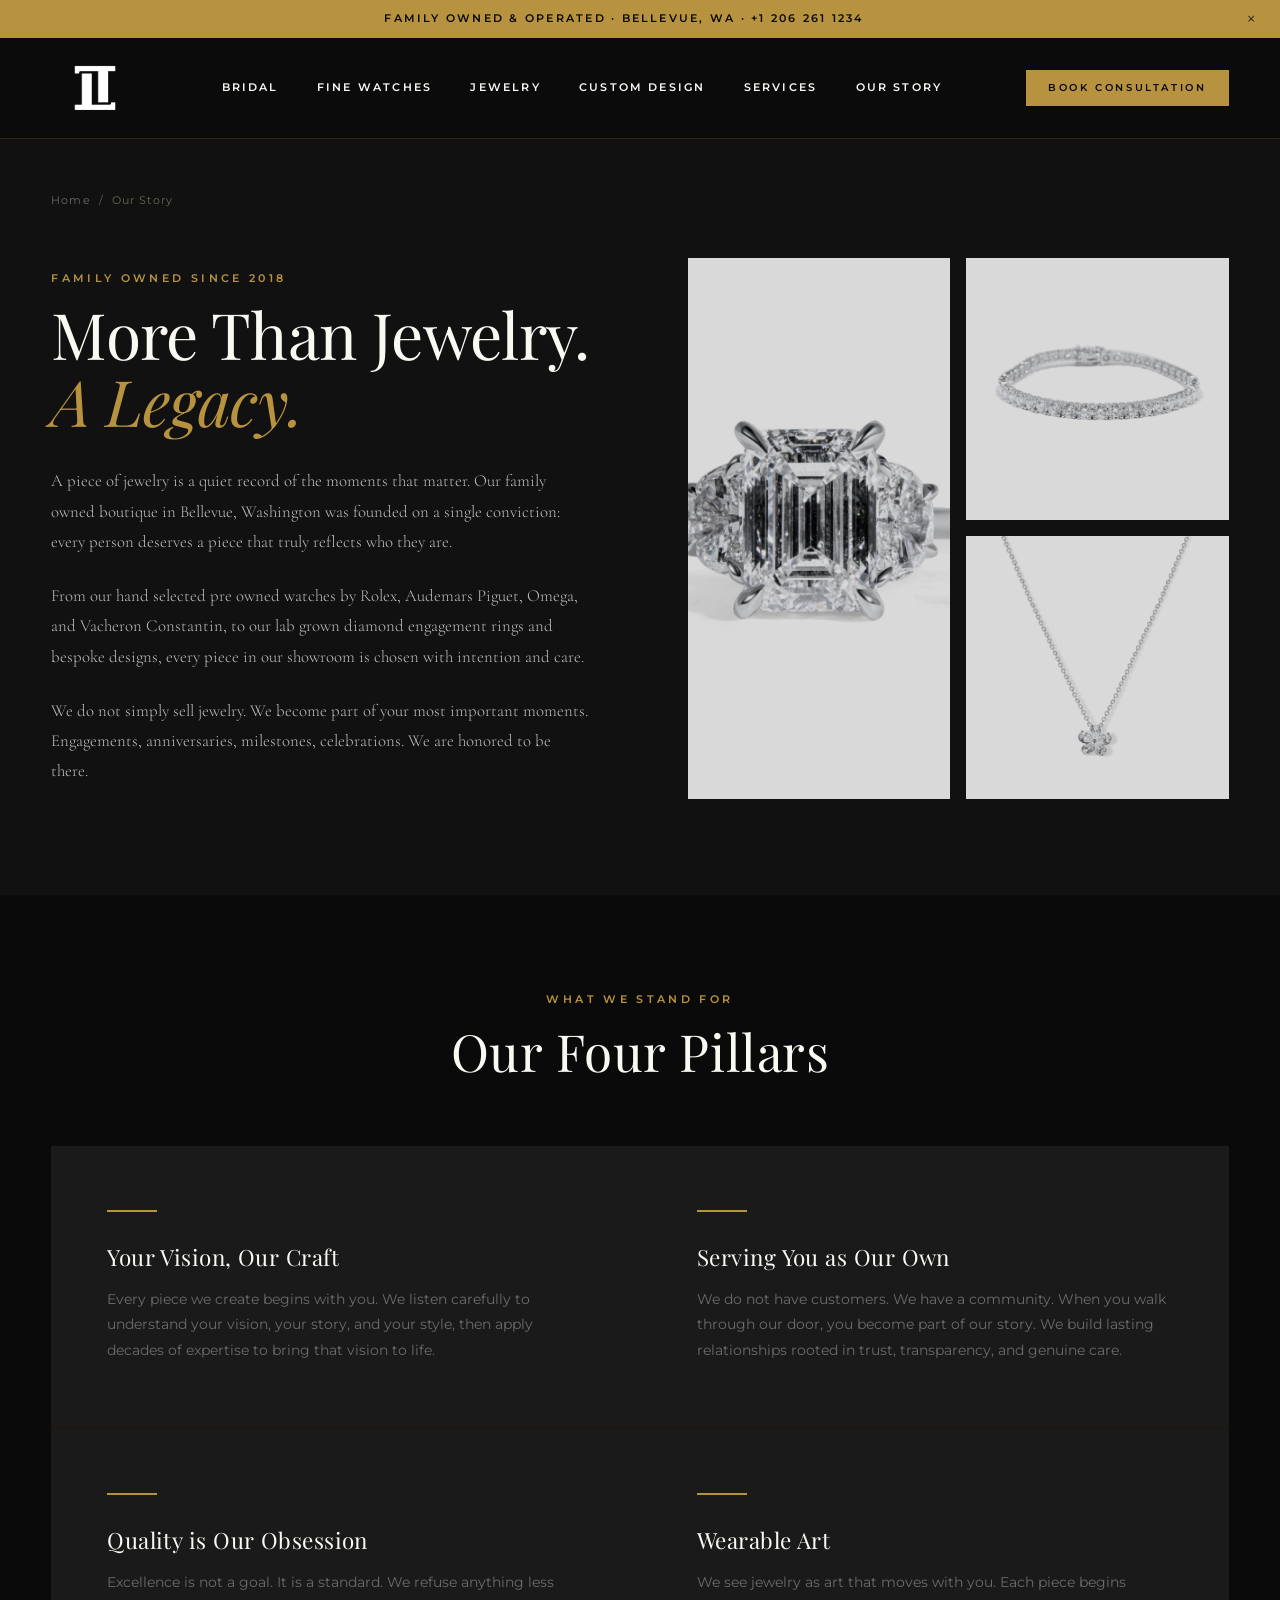
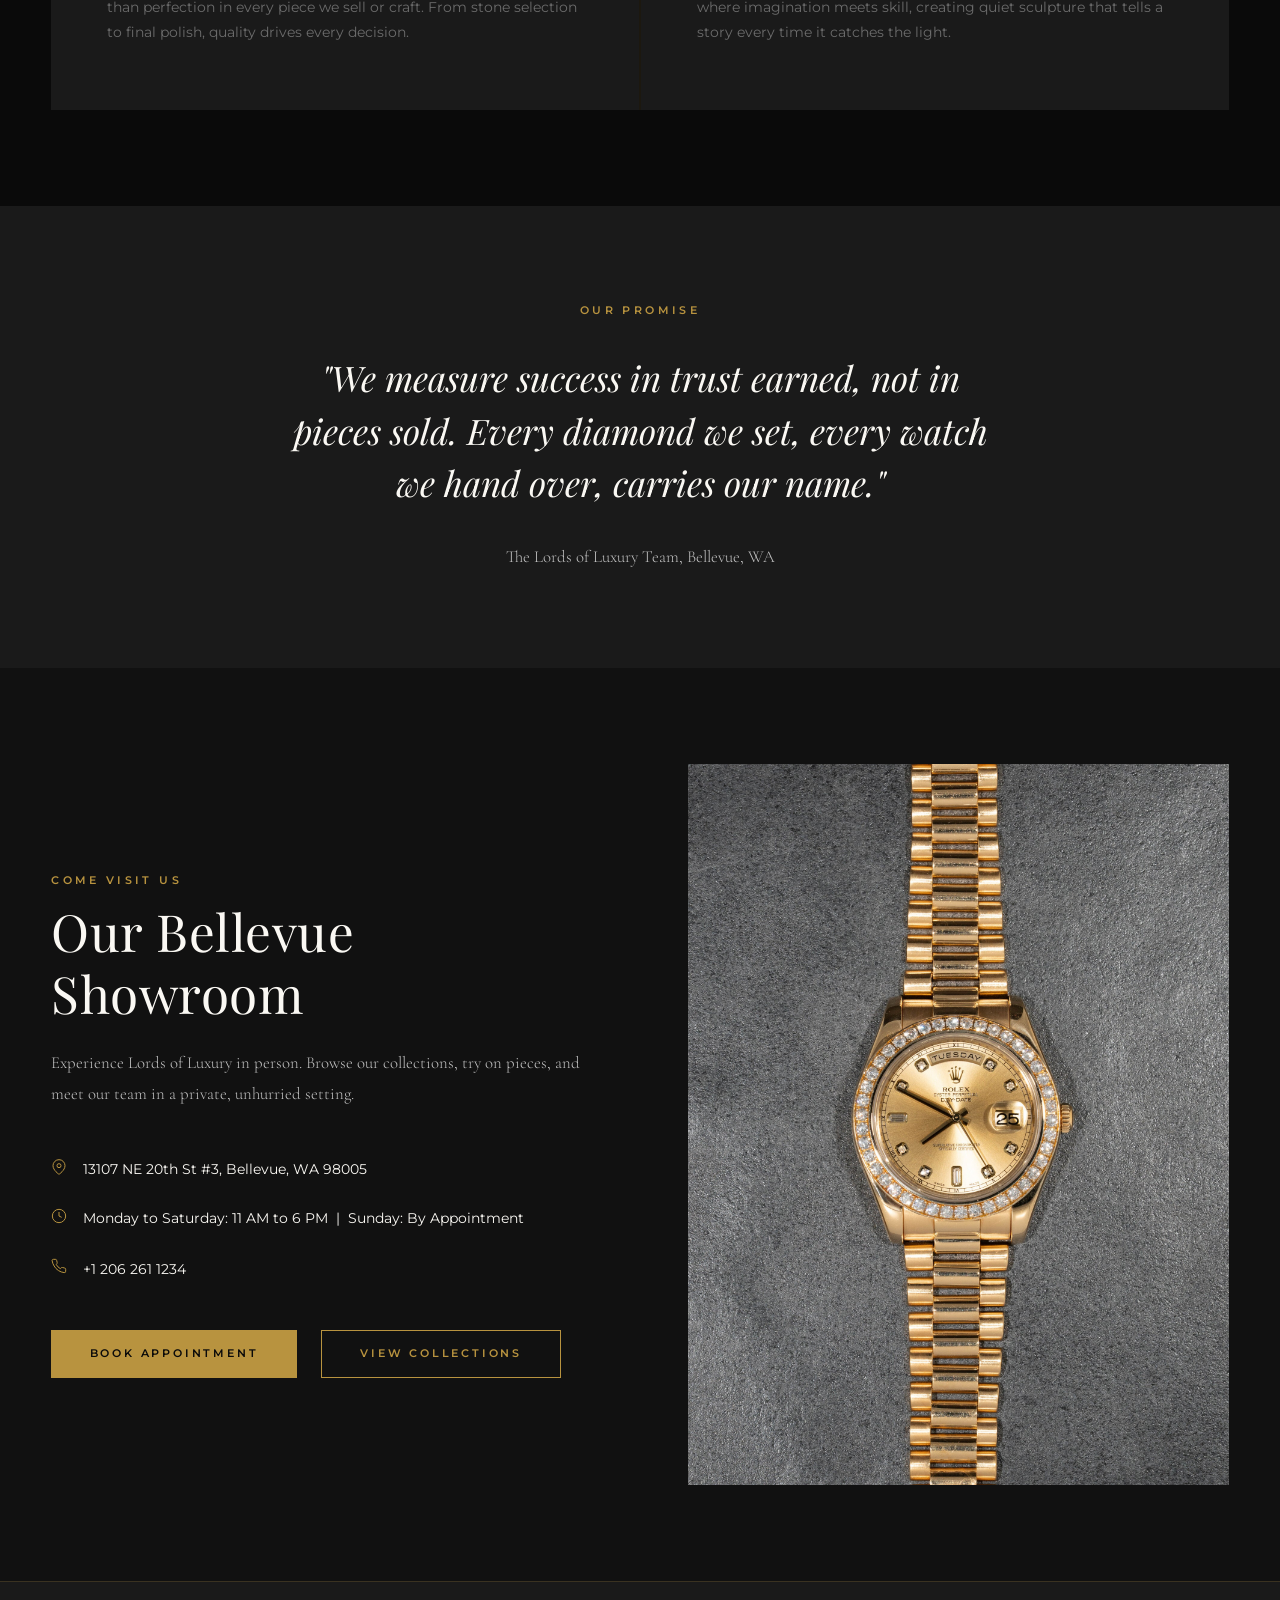
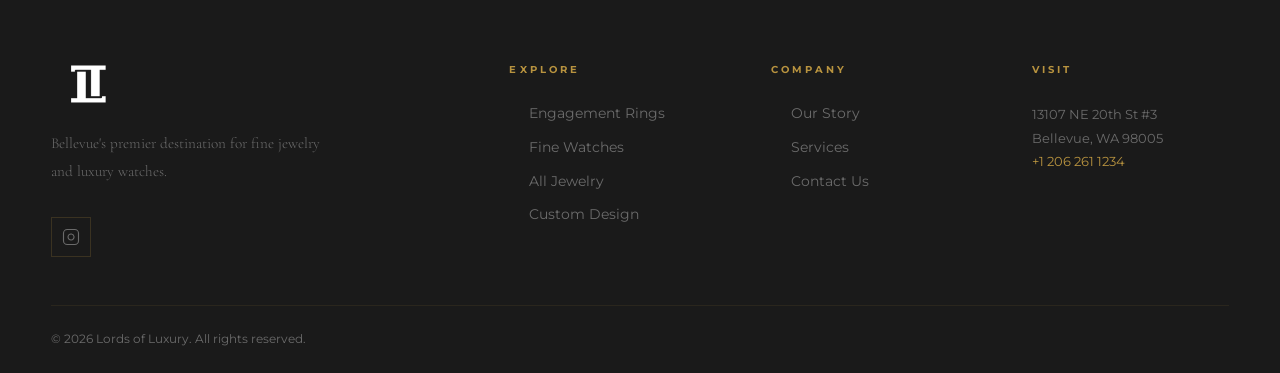
<file: about.html>
<!DOCTYPE html>
<html lang="en">
<head>
  <meta charset="UTF-8">
  <meta name="viewport" content="width=device-width, initial-scale=1.0">
  <title>Our Story | About Lords of Luxury | Fine Jewelry &amp; Watches Bellevue WA</title>
  <meta name="description" content="The story behind Lords of Luxury, Bellevue's family owned jewelry boutique. A team dedicated to craftsmanship, quality, and personal service. Visit our showroom at 13107 NE 20th St, Bellevue, WA.">
  <meta property="og:type" content="website">
  <meta property="og:title" content="Our Story | Lords of Luxury">
  <meta property="og:description" content="Family owned fine jewelry and luxury watch boutique in Bellevue, WA.">
  <meta property="og:image" content="https://di14mehdi8.github.io/lordsofluxury/images/og-card.png">
  <meta property="og:url" content="https://lordsofluxury.com/about.html">
  <meta name="twitter:card" content="summary_large_image">
  <meta name="twitter:image" content="https://di14mehdi8.github.io/lordsofluxury/images/og-card.png">
  <meta name="robots" content="index, follow">
  <link rel="canonical" href="https://lordsofluxury.com/about.html">
  <script type="application/ld+json">
  {
    "@context": "https://schema.org",
    "@type": "AboutPage",
    "name": "Our Story | Lords of Luxury",
    "url": "https://lordsofluxury.com/about.html",
    "description": "The story behind Lords of Luxury, Bellevue's premier fine jewelry and luxury watch boutique.",
    "breadcrumb": {
      "@type": "BreadcrumbList",
      "itemListElement": [
        {"@type": "ListItem", "position": 1, "name": "Home", "item": "https://lordsofluxury.com/"},
        {"@type": "ListItem", "position": 2, "name": "Our Story", "item": "https://lordsofluxury.com/about.html"}
      ]
    }
  }
  </script>
  <link rel="preconnect" href="https://fonts.googleapis.com">
  <link rel="preconnect" href="https://fonts.gstatic.com" crossorigin>
  <link href="https://fonts.googleapis.com/css2?family=Playfair+Display:ital,wght@0,300;0,400;0,500;0,700;1,400;1,500&family=Cormorant+Garamond:ital,wght@0,300;0,400;0,500;1,300;1,400&family=Montserrat:wght@300;400;500;600;700&display=swap" rel="stylesheet">
  <link rel="stylesheet" href="css/main.css">
  <link rel="icon" type="image/png" sizes="32x32" href="images/favicon-32.png">
  <link rel="icon" type="image/png" sizes="16x16" href="images/favicon-16.png">
  <link rel="apple-touch-icon" sizes="180x180" href="images/apple-touch-icon.png">
  <link rel="manifest" href="site.webmanifest">
  <meta name="theme-color" content="#0a0a0a">
</head>
<body>
<div class="scroll-progress" aria-hidden="true"></div>
<div class="announcement-bar"><span>Family Owned &amp; Operated · Bellevue, WA · +1 206 261 1234</span></div>

<header id="site-header" role="banner">
  <div class="header-inner">
    <a href="/" class="logo"><img src="images/logo.png" alt="Lords of Luxury" width="160" height="52" fetchpriority="high"></a>
    <nav class="main-nav" aria-label="Primary navigation">
      <div class="nav-item"><a href="bridal.html" class="nav-link">Bridal</a></div>
      <div class="nav-item"><a href="watches.html" class="nav-link">Fine Watches</a></div>
      <div class="nav-item"><a href="jewelry.html" class="nav-link">Jewelry</a></div>
      <div class="nav-item"><a href="custom-design.html" class="nav-link">Custom Design</a></div>
      <div class="nav-item"><a href="services.html" class="nav-link">Services</a></div>
      <div class="nav-item"><a href="about.html" class="nav-link" aria-current="page">Our Story</a></div>
    </nav>
    <div class="header-actions">
      <a href="contact.html" class="btn btn-gold" style="padding:0.6rem 1.4rem;font-size:0.65rem;">Book Consultation</a>
      <button class="menu-toggle" aria-label="Open menu"><span></span><span></span><span></span></button>
    </div>
  </div>
</header>
<div class="mobile-nav-overlay" aria-hidden="true"></div>
<nav class="mobile-nav" id="mobile-nav">
  <button class="mobile-nav-close" aria-label="Close menu">✕</button>
  <ul class="mobile-nav-list">
    <li><a href="/" class="mobile-nav-link">Home</a></li>
    <li><a href="bridal.html" class="mobile-nav-link">Bridal</a></li>
    <li><a href="watches.html" class="mobile-nav-link">Fine Watches</a></li>
    <li><a href="jewelry.html" class="mobile-nav-link">Jewelry</a></li>
    <li><a href="custom-design.html" class="mobile-nav-link">Custom Design</a></li>
    <li><a href="services.html" class="mobile-nav-link">Services</a></li>
    <li><a href="contact.html" class="mobile-nav-link">Contact</a></li>
  </ul>
</nav>

<!-- Hero -->
<section style="padding:12rem 0 6rem;background:var(--dark);">
  <div class="container">
    <nav class="breadcrumb"><a href="/">Home</a><span>/</span><span aria-current="page">Our Story</span></nav>
    <div style="display:grid;grid-template-columns:1fr 1fr;gap:6rem;align-items:center;margin-top:3rem;">
      <div class="fade-up">
        <p class="eyebrow">Family Owned Since 2018</p>
        <h1 class="display" style="font-size:clamp(2.5rem,5vw,4.5rem);margin-top:0.75rem;">More Than Jewelry. <em style="color:var(--gold);">A Legacy.</em></h1>
        <p class="body-text" style="margin-top:2rem;">
          A piece of jewelry is a quiet record of the moments that matter. Our family owned boutique in Bellevue, Washington was founded on a single conviction: every person deserves a piece that truly reflects who they are.
        </p>
        <p class="body-text" style="margin-top:1.5rem;">
          From our hand selected pre owned watches by Rolex, Audemars Piguet, Omega, and Vacheron Constantin, to our lab grown diamond engagement rings and bespoke designs, every piece in our showroom is chosen with intention and care.
        </p>
        <p class="body-text" style="margin-top:1.5rem;">
          We do not simply sell jewelry. We become part of your most important moments. Engagements, anniversaries, milestones, celebrations. We are honored to be there.
        </p>
      </div>
      <div class="fade-in" style="display:grid;grid-template-columns:1fr 1fr;grid-template-rows:auto auto;gap:1rem;">
        <div style="overflow:hidden;grid-column:1;grid-row:1/3;">
          <img src="images/ring-three-stone-emerald.jpg" alt="Three stone emerald cut diamond ring crafted at Lords of Luxury" loading="lazy" width="400" height="580" style="width:100%;height:100%;object-fit:cover;filter:brightness(0.85);">
        </div>
        <div style="overflow:hidden;">
          <img src="images/bracelet-tennis-round.jpg" alt="Diamond tennis bracelet" loading="lazy" width="300" height="270" style="width:100%;height:100%;object-fit:cover;filter:brightness(0.85);">
        </div>
        <div style="overflow:hidden;">
          <img src="images/necklace-flower.jpg" alt="Diamond flower necklace" loading="lazy" width="300" height="270" style="width:100%;height:100%;object-fit:cover;filter:brightness(0.85);">
        </div>
      </div>
    </div>
  </div>
</section>

<!-- Values -->
<section style="background:var(--black);padding:6rem 0;">
  <div class="container">
    <div class="section-header text-center fade-up" style="margin-bottom:4rem;">
      <p class="eyebrow">What We Stand For</p>
      <h2 class="headline section-title">Our Four Pillars</h2>
    </div>
    <div style="display:grid;grid-template-columns:repeat(2,1fr);gap:2px;background:rgba(184,147,63,0.1);">
      <div class="fade-up" style="background:var(--charcoal);padding:4rem 3.5rem;">
        <div style="width:50px;height:2px;background:var(--gold);margin-bottom:2rem;"></div>
        <h3 style="font-family:var(--font-serif);font-size:1.4rem;color:var(--cream);margin-bottom:1rem;">Your Vision, Our Craft</h3>
        <p style="font-size:0.88rem;color:var(--grey);line-height:1.8;">Every piece we create begins with you. We listen carefully to understand your vision, your story, and your style, then apply decades of expertise to bring that vision to life.</p>
      </div>
      <div class="fade-up" style="background:var(--charcoal);padding:4rem 3.5rem;">
        <div style="width:50px;height:2px;background:var(--gold);margin-bottom:2rem;"></div>
        <h3 style="font-family:var(--font-serif);font-size:1.4rem;color:var(--cream);margin-bottom:1rem;">Serving You as Our Own</h3>
        <p style="font-size:0.88rem;color:var(--grey);line-height:1.8;">We do not have customers. We have a community. When you walk through our door, you become part of our story. We build lasting relationships rooted in trust, transparency, and genuine care.</p>
      </div>
      <div class="fade-up" style="background:var(--charcoal);padding:4rem 3.5rem;">
        <div style="width:50px;height:2px;background:var(--gold);margin-bottom:2rem;"></div>
        <h3 style="font-family:var(--font-serif);font-size:1.4rem;color:var(--cream);margin-bottom:1rem;">Quality is Our Obsession</h3>
        <p style="font-size:0.88rem;color:var(--grey);line-height:1.8;">Excellence is not a goal. It is a standard. We refuse anything less than perfection in every piece we sell or craft. From stone selection to final polish, quality drives every decision.</p>
      </div>
      <div class="fade-up" style="background:var(--charcoal);padding:4rem 3.5rem;">
        <div style="width:50px;height:2px;background:var(--gold);margin-bottom:2rem;"></div>
        <h3 style="font-family:var(--font-serif);font-size:1.4rem;color:var(--cream);margin-bottom:1rem;">Wearable Art</h3>
        <p style="font-size:0.88rem;color:var(--grey);line-height:1.8;">We see jewelry as art that moves with you. Each piece begins where imagination meets skill, creating quiet sculpture that tells a story every time it catches the light.</p>
      </div>
    </div>
  </div>
</section>

<!-- Commitment statement -->
<section style="background:var(--charcoal);padding:6rem 0;">
  <div class="container" style="max-width:800px;text-align:center;">
    <p class="eyebrow">Our Promise</p>
    <blockquote style="font-family:var(--font-serif);font-size:clamp(1.4rem,3vw,2.2rem);color:var(--cream);line-height:1.5;margin:2rem 0;font-weight:300;font-style:italic;" class="fade-up">
      "We measure success in trust earned, not in pieces sold. Every diamond we set, every watch we hand over, carries our name."
    </blockquote>
    <p class="body-text fade-up" style="margin-top:1.5rem;">The Lords of Luxury Team, Bellevue, WA</p>
  </div>
</section>

<!-- Visit CTA -->
<section style="background:var(--dark);padding:6rem 0;">
  <div class="container" style="display:grid;grid-template-columns:1fr 1fr;gap:6rem;align-items:center;">
    <div class="fade-up">
      <p class="eyebrow">Come Visit Us</p>
      <h2 class="headline" style="margin-top:0.75rem;">Our Bellevue Showroom</h2>
      <p class="body-text" style="margin-top:1.5rem;">Experience Lords of Luxury in person. Browse our collections, try on pieces, and meet our team in a private, unhurried setting.</p>
      <div style="margin-top:3rem;display:flex;flex-direction:column;gap:1.5rem;">
        <div style="display:flex;align-items:center;gap:1rem;">
          <span style="color:var(--gold);"><svg width="16" height="16" viewBox="0 0 24 24" fill="none" stroke="currentColor" stroke-width="1.5"><path d="M21 10c0 7-9 13-9 13s-9-6-9-13a9 9 0 0 1 18 0z"/><circle cx="12" cy="10" r="3"/></svg></span>
          <div>
            <p style="font-size:0.85rem;color:var(--cream);">13107 NE 20th St #3, Bellevue, WA 98005</p>
          </div>
        </div>
        <div style="display:flex;align-items:center;gap:1rem;">
          <span style="color:var(--gold);"><svg width="16" height="16" viewBox="0 0 24 24" fill="none" stroke="currentColor" stroke-width="1.5"><circle cx="12" cy="12" r="10"/><polyline points="12 6 12 12 16 14"/></svg></span>
          <div>
            <p style="font-size:0.85rem;color:var(--cream);">Monday to Saturday: 11 AM to 6 PM &nbsp;|&nbsp; Sunday: By Appointment</p>
          </div>
        </div>
        <div style="display:flex;align-items:center;gap:1rem;">
          <span style="color:var(--gold);"><svg width="16" height="16" viewBox="0 0 24 24" fill="none" stroke="currentColor" stroke-width="1.5"><path d="M22 16.92v3a2 2 0 0 1-2.18 2 19.79 19.79 0 0 1-8.63-3.07A19.5 19.5 0 0 1 4.69 12 19.79 19.79 0 0 1 1.62 3.44 2 2 0 0 1 3.58 2H6.5a2 2 0 0 1 2 1.72c.127.96.361 1.903.7 2.81a2 2 0 0 1-.45 2.11L7.91 9.91a16 16 0 0 0 6.08 6.08l1.27-1.27a2 2 0 0 1 2.11-.45c.907.339 1.85.573 2.81.7A2 2 0 0 1 22 16.92z"/></svg></span>
          <div>
            <a href="tel:+12062611234" style="font-size:0.85rem;color:var(--cream);">+1 206 261 1234</a>
          </div>
        </div>
      </div>
      <div style="margin-top:3rem;display:flex;gap:1.5rem;flex-wrap:wrap;">
        <a href="contact.html" class="btn btn-gold">Book Appointment</a>
        <a href="jewelry.html" class="btn btn-outline">View Collections</a>
      </div>
    </div>
    <div class="fade-in">
      <img src="images/rolex-daydate-champagne.jpg" alt="Rolex Day Date champagne dial at the Lords of Luxury Bellevue showroom" loading="lazy" width="600" height="600" style="width:100%;object-fit:cover;">
    </div>
  </div>
</section>

<footer role="contentinfo">
  <div class="container">
    <div class="footer-top">
      <div class="footer-brand">
        <a href="/"><img src="images/logo.png" alt="Lords of Luxury" style="height:44px;width:auto;filter:brightness(0) invert(1);margin-bottom:1.5rem;display:block;" loading="lazy"></a>
        <p class="footer-tagline">Bellevue's premier destination for fine jewelry and luxury watches.</p>
        <div class="footer-social">
          <a href="https://www.instagram.com/lords_of_luxury" class="social-btn" target="_blank" rel="noopener noreferrer" aria-label="Instagram">
            <svg width="18" height="18" viewBox="0 0 24 24" fill="none" stroke="currentColor" stroke-width="1.5"><rect x="2" y="2" width="20" height="20" rx="5"/><path d="M16 11.37A4 4 0 1 1 12.63 8 4 4 0 0 1 16 11.37z"/><line x1="17.5" y1="6.5" x2="17.51" y2="6.5"/></svg>
          </a>
        </div>
      </div>
      <div>
        <p class="footer-col-title">Explore</p>
        <ul class="footer-links">
          <li><a href="bridal.html" class="footer-link">Engagement Rings</a></li>
          <li><a href="watches.html" class="footer-link">Fine Watches</a></li>
          <li><a href="jewelry.html" class="footer-link">All Jewelry</a></li>
          <li><a href="custom-design.html" class="footer-link">Custom Design</a></li>
        </ul>
      </div>
      <div>
        <p class="footer-col-title">Company</p>
        <ul class="footer-links">
          <li><a href="about.html" class="footer-link">Our Story</a></li>
          <li><a href="services.html" class="footer-link">Services</a></li>
          <li><a href="contact.html" class="footer-link">Contact Us</a></li>
        </ul>
      </div>
      <div>
        <p class="footer-col-title">Visit</p>
        <address style="font-style:normal;">
          <p style="font-size:0.82rem;color:var(--grey);line-height:1.8;">13107 NE 20th St #3<br>Bellevue, WA 98005<br><a href="tel:+12062611234" style="color:var(--gold);">+1 206 261 1234</a></p>
        </address>
      </div>
    </div>
    <div class="footer-bottom">
      <p class="footer-legal">© <span id="year"></span> Lords of Luxury. All rights reserved.</p>
    </div>
  </div>
</footer>
<button class="back-to-top" aria-label="Back to top">
  <svg width="18" height="18" viewBox="0 0 24 24" fill="none" stroke="currentColor" stroke-width="2"><path d="m18 15-6-6-6 6"/></svg>
</button>
<script>document.getElementById('year').textContent = new Date().getFullYear();</script>
<script src="js/main.js" defer></script>
</body>
</html>
</file>
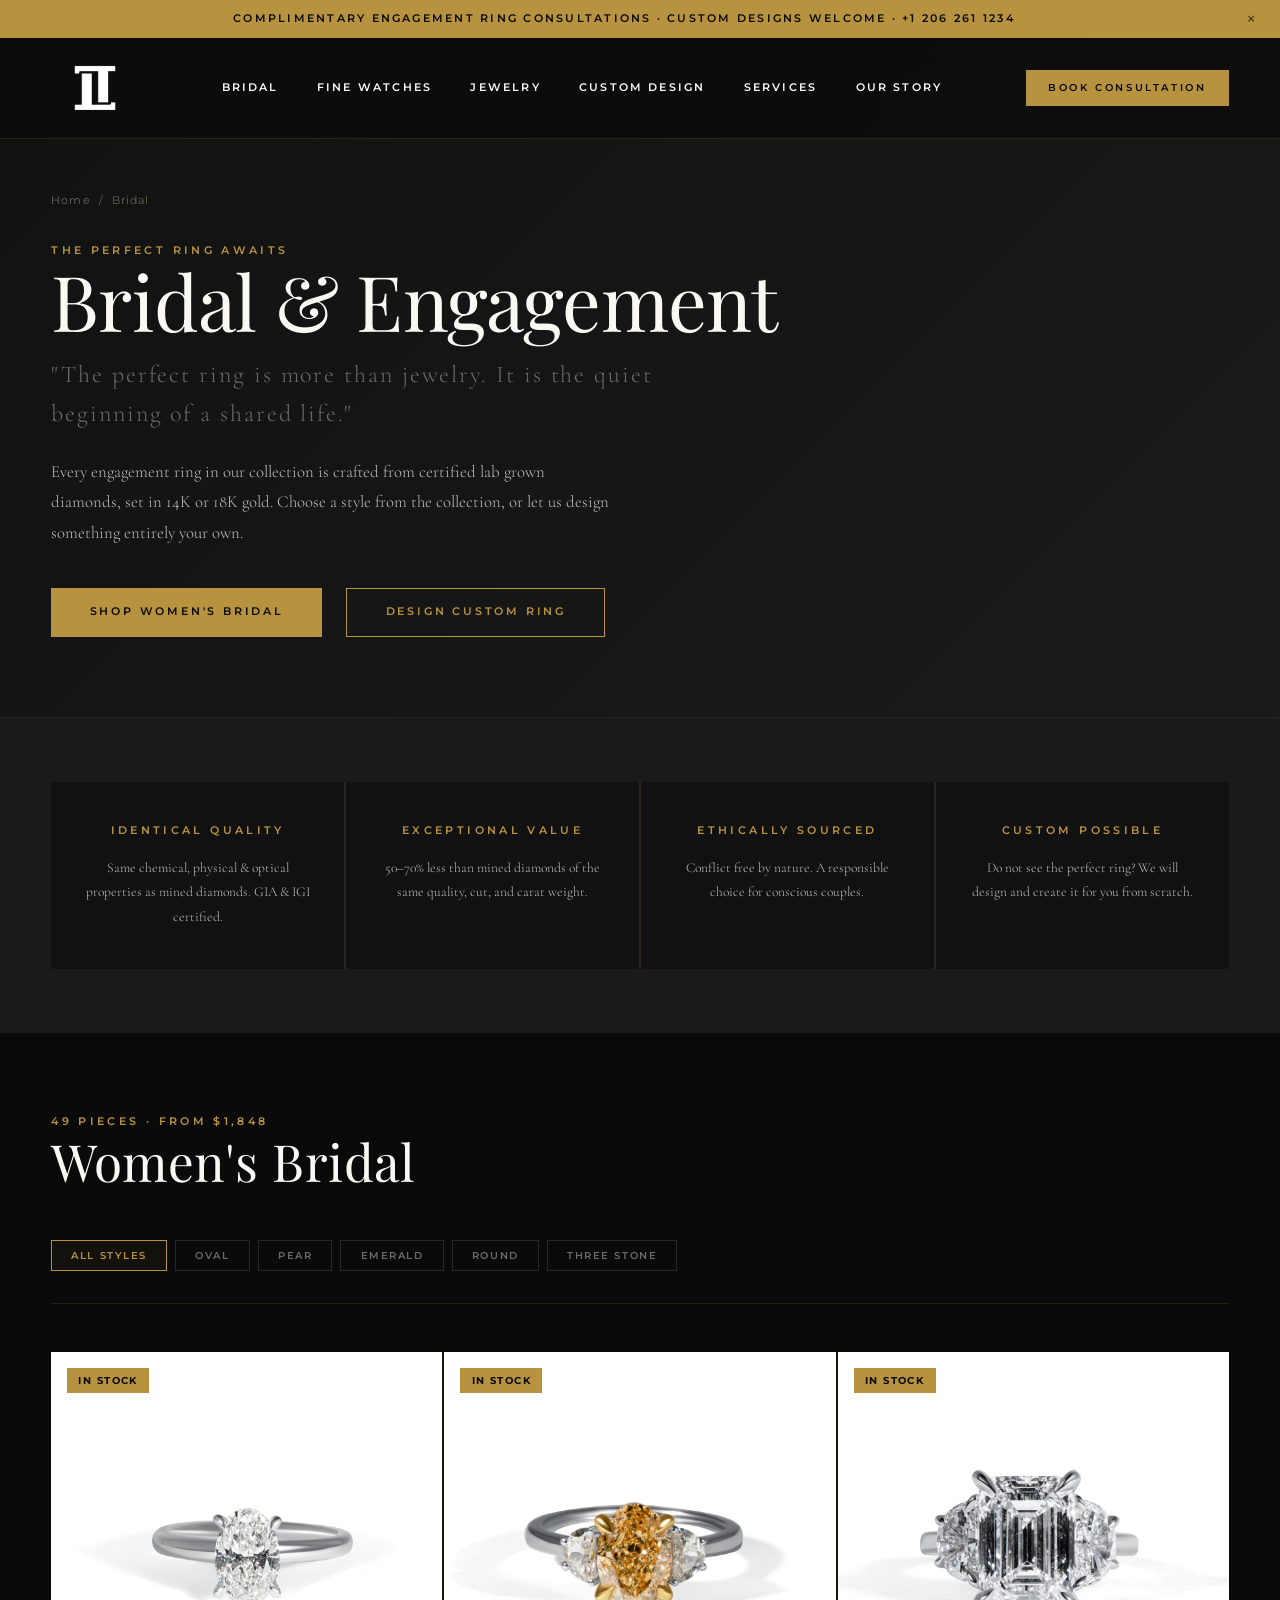
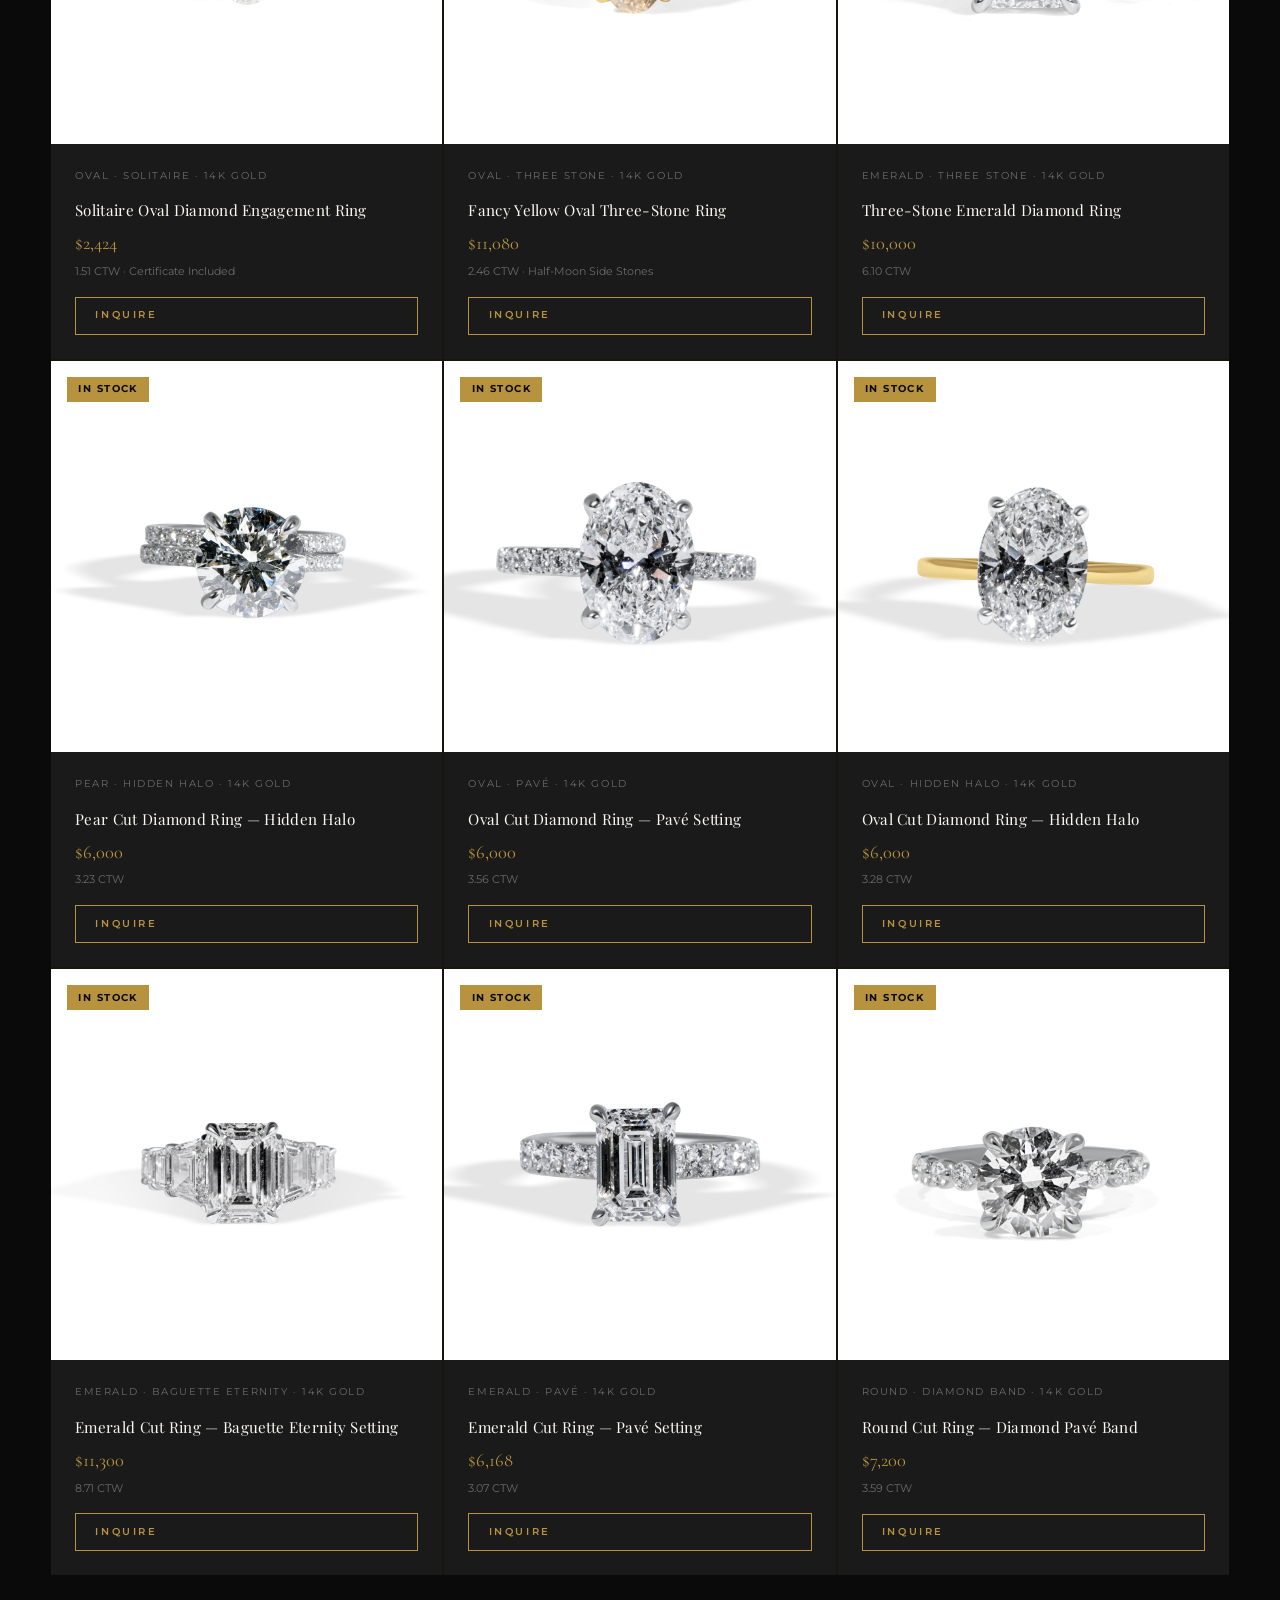
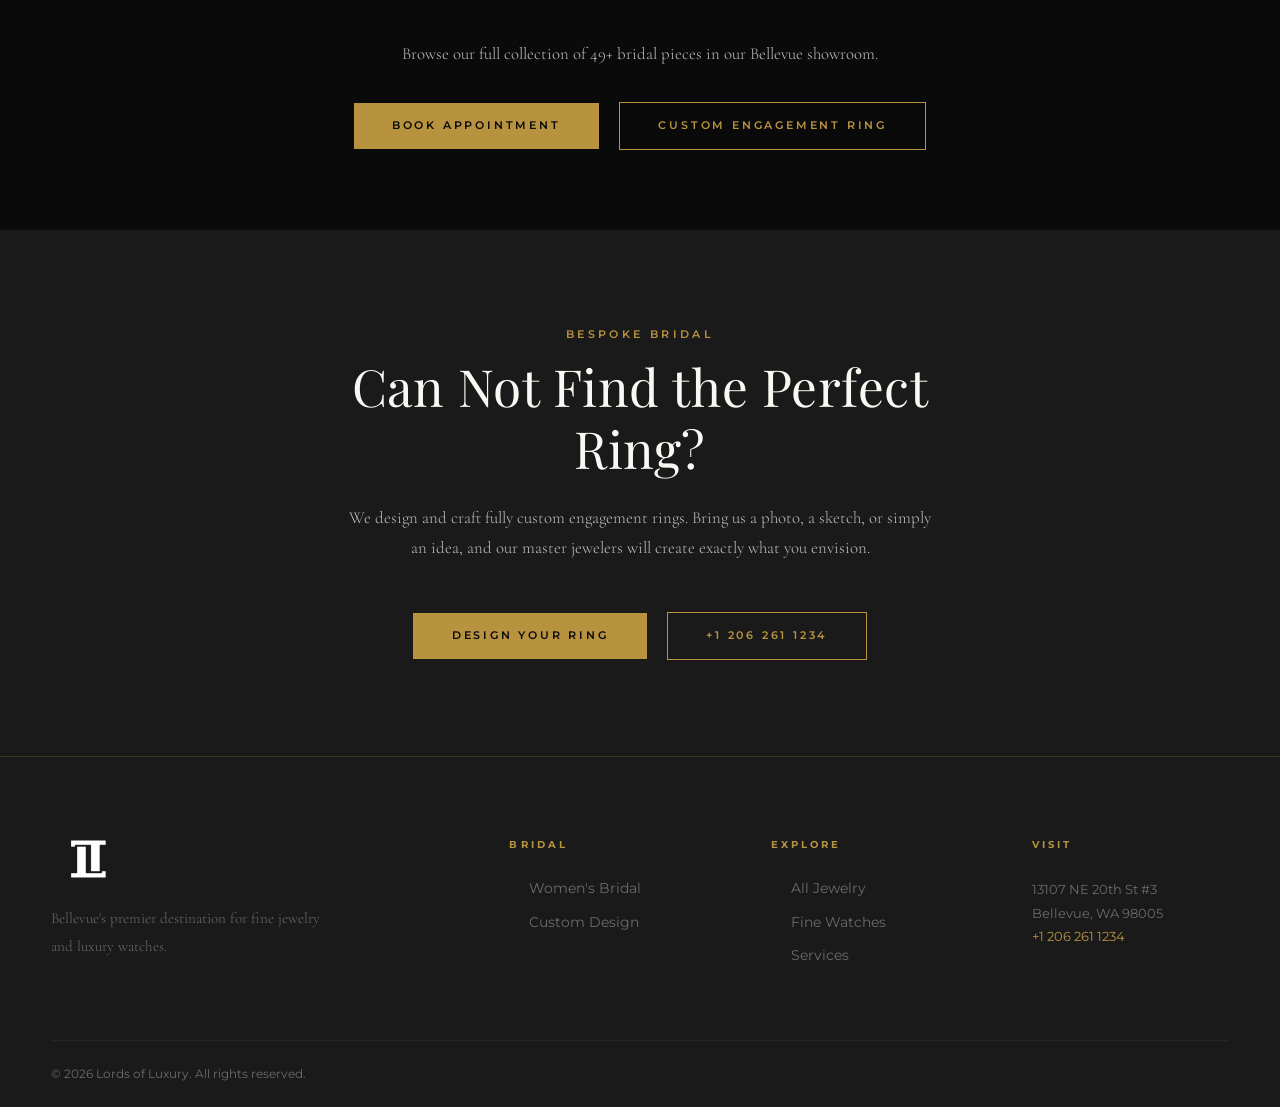
<file: bridal.html>
<!DOCTYPE html>
<html lang="en">
<head>
  <meta charset="UTF-8">
  <meta name="viewport" content="width=device-width, initial-scale=1.0">
  <title>Engagement Rings &amp; Bridal Jewelry | Lab Grown Diamonds | Lords of Luxury Bellevue</title>
  <meta name="description" content="Lab grown diamond engagement rings from $1,848 at Lords of Luxury, Bellevue WA. Oval, pear, emerald, and round cuts. Custom engagement rings available. Call +1 206 261 1234.">
  <meta name="robots" content="index, follow">
  <link rel="canonical" href="https://lordsofluxury.com/bridal.html">
  <meta property="og:title" content="Engagement Rings &amp; Bridal Jewelry | Lords of Luxury Bellevue">
  <meta property="og:description" content="Lab grown diamond engagement rings from $1,848. Oval, pear, emerald cuts. Custom designs available. Bellevue, WA.">
  <meta property="og:image" content="https://di14mehdi8.github.io/lordsofluxury/images/og-card.png">
  <meta property="og:url" content="https://lordsofluxury.com/bridal.html">
  <meta property="og:type" content="website">
  <meta name="twitter:card" content="summary_large_image">
  <meta name="twitter:image" content="https://di14mehdi8.github.io/lordsofluxury/images/og-card.png">
  <script type="application/ld+json">
  {
    "@context": "https://schema.org",
    "@type": "CollectionPage",
    "name": "Bridal &amp; Engagement Rings | Lords of Luxury",
    "description": "Lab grown diamond engagement rings and bridal jewelry. Custom designs available. Bellevue, WA.",
    "url": "https://lordsofluxury.com/bridal.html",
    "breadcrumb": {
      "@type": "BreadcrumbList",
      "itemListElement": [
        {"@type": "ListItem", "position": 1, "name": "Home", "item": "https://lordsofluxury.com/"},
        {"@type": "ListItem", "position": 2, "name": "Bridal", "item": "https://lordsofluxury.com/bridal.html"}
      ]
    }
  }
  </script>
  <link rel="preconnect" href="https://fonts.googleapis.com">
  <link rel="preconnect" href="https://fonts.gstatic.com" crossorigin>
  <link href="https://fonts.googleapis.com/css2?family=Playfair+Display:ital,wght@0,300;0,400;0,500;0,700;1,400;1,500&family=Cormorant+Garamond:ital,wght@0,300;0,400;0,500;1,300;1,400&family=Montserrat:wght@300;400;500;600;700&display=swap" rel="stylesheet">
  <link rel="stylesheet" href="css/main.css">
  <link rel="icon" type="image/png" sizes="32x32" href="images/favicon-32.png">
  <link rel="icon" type="image/png" sizes="16x16" href="images/favicon-16.png">
  <link rel="apple-touch-icon" sizes="180x180" href="images/apple-touch-icon.png">
  <link rel="manifest" href="site.webmanifest">
  <meta name="theme-color" content="#0a0a0a">
</head>
<body>
<div class="scroll-progress" aria-hidden="true"></div>
<div class="announcement-bar" role="alert">
  <span>Complimentary Engagement Ring Consultations · Custom Designs Welcome · +1 206 261 1234</span>
</div>

<header id="site-header" role="banner">
  <div class="header-inner">
    <a href="/" class="logo"><img src="images/logo.png" alt="Lords of Luxury" width="160" height="52" fetchpriority="high"></a>
    <nav class="main-nav" aria-label="Primary navigation">
      <div class="nav-item"><a href="bridal.html" class="nav-link" aria-current="page">Bridal</a></div>
      <div class="nav-item"><a href="watches.html" class="nav-link">Fine Watches</a></div>
      <div class="nav-item"><a href="jewelry.html" class="nav-link">Jewelry</a></div>
      <div class="nav-item"><a href="custom-design.html" class="nav-link">Custom Design</a></div>
      <div class="nav-item"><a href="services.html" class="nav-link">Services</a></div>
      <div class="nav-item"><a href="about.html" class="nav-link">Our Story</a></div>
    </nav>
    <div class="header-actions">
      <a href="contact.html" class="btn btn-gold" style="padding:0.6rem 1.4rem;font-size:0.65rem;">Book Consultation</a>
      <button class="menu-toggle" aria-label="Open menu"><span></span><span></span><span></span></button>
    </div>
  </div>
</header>
<div class="mobile-nav-overlay" aria-hidden="true"></div>
<nav class="mobile-nav" id="mobile-nav">
  <button class="mobile-nav-close" aria-label="Close menu">✕</button>
  <ul class="mobile-nav-list">
    <li><a href="/" class="mobile-nav-link">Home</a></li>
    <li><a href="bridal.html" class="mobile-nav-link">Bridal</a></li>
    <li><a href="watches.html" class="mobile-nav-link">Fine Watches</a></li>
    <li><a href="jewelry.html" class="mobile-nav-link">Jewelry</a></li>
    <li><a href="custom-design.html" class="mobile-nav-link">Custom Design</a></li>
    <li><a href="services.html" class="mobile-nav-link">Services</a></li>
    <li><a href="contact.html" class="mobile-nav-link">Contact</a></li>
  </ul>
</nav>

<!-- Hero -->
<section class="collection-hero" style="background:linear-gradient(135deg,var(--dark) 0%,var(--charcoal) 100%);">
  <div class="container">
    <nav class="breadcrumb" aria-label="Breadcrumb">
      <a href="/">Home</a><span>/</span><span aria-current="page">Bridal</span>
    </nav>
    <p class="eyebrow">The Perfect Ring Awaits</p>
    <h1 class="display fade-up" style="font-size:clamp(2.5rem,6vw,5rem);">Bridal &amp; Engagement</h1>
    <p class="subheadline fade-up" style="margin-top:1rem;color:var(--grey);max-width:640px;">
      "The perfect ring is more than jewelry. It is the quiet beginning of a shared life."
    </p>
    <p class="body-text fade-up" style="margin-top:1.5rem;max-width:560px;">
      Every engagement ring in our collection is crafted from certified lab grown diamonds, set in 14K or 18K gold. Choose a style from the collection, or let us design something entirely your own.
    </p>
    <div style="display:flex;gap:1.5rem;flex-wrap:wrap;margin-top:2.5rem;" class="fade-up">
      <a href="#womens" class="btn btn-gold">Shop Women's Bridal</a>
      <a href="custom-design.html" class="btn btn-outline">Design Custom Ring</a>
    </div>
  </div>
</section>

<!-- Why Lab-Grown -->
<section style="background:var(--charcoal);padding:4rem 0;">
  <div class="container">
    <div style="display:grid;grid-template-columns:repeat(auto-fit,minmax(220px,1fr));gap:2px;background:rgba(184,147,63,0.1);">
      <div style="background:var(--dark);padding:2.5rem 2rem;text-align:center;">
        <p class="eyebrow" style="margin-bottom:1rem;">Identical Quality</p>
        <p class="body-text" style="color:var(--silver);font-size:0.85rem;">Same chemical, physical &amp; optical properties as mined diamonds. GIA &amp; IGI certified.</p>
      </div>
      <div style="background:var(--dark);padding:2.5rem 2rem;text-align:center;">
        <p class="eyebrow" style="margin-bottom:1rem;">Exceptional Value</p>
        <p class="body-text" style="color:var(--silver);font-size:0.85rem;">50–70% less than mined diamonds of the same quality, cut, and carat weight.</p>
      </div>
      <div style="background:var(--dark);padding:2.5rem 2rem;text-align:center;">
        <p class="eyebrow" style="margin-bottom:1rem;">Ethically Sourced</p>
        <p class="body-text" style="color:var(--silver);font-size:0.85rem;">Conflict free by nature. A responsible choice for conscious couples.</p>
      </div>
      <div style="background:var(--dark);padding:2.5rem 2rem;text-align:center;">
        <p class="eyebrow" style="margin-bottom:1rem;">Custom Possible</p>
        <p class="body-text" style="color:var(--silver);font-size:0.85rem;">Do not see the perfect ring? We will design and create it for you from scratch.</p>
      </div>
    </div>
  </div>
</section>

<!-- Women's Bridal -->
<section id="womens" style="padding:5rem 0;">
  <div class="container">
    <div class="section-header fade-up" style="margin-bottom:3rem;">
      <p class="eyebrow">49 Pieces · From $1,848</p>
      <h2 class="headline">Women's Bridal</h2>
    </div>
    <div class="filter-bar">
      <button class="filter-btn active" data-filter="all">All Styles</button>
      <button class="filter-btn" data-filter="oval">Oval</button>
      <button class="filter-btn" data-filter="pear">Pear</button>
      <button class="filter-btn" data-filter="emerald">Emerald</button>
      <button class="filter-btn" data-filter="round">Round</button>
      <button class="filter-btn" data-filter="three-stone">Three Stone</button>
    </div>
    <div class="products-grid" role="list">

      <article class="product-card fade-up" data-category="oval" role="listitem" itemscope itemtype="https://schema.org/Product">
        <div class="product-card-image">
          <img src="images/ring-solitaire-oval.jpg" alt="Solitaire oval cut lab-grown diamond engagement ring 1.51CTW" loading="lazy" width="600" height="600" itemprop="image">
          <div class="product-badge">In Stock</div>
        </div>
        <div class="product-info">
          <p class="product-meta">Oval · Solitaire · 14K Gold</p>
          <h3 class="product-name" itemprop="name">Solitaire Oval Diamond Engagement Ring</h3>
          <div itemprop="offers" itemscope itemtype="https://schema.org/Offer">
            <p class="product-price" itemprop="price" content="2424">$2,424</p>
            <meta itemprop="priceCurrency" content="USD"><meta itemprop="availability" content="https://schema.org/InStock">
          </div>
          <p class="product-price-note">1.51 CTW · Certificate Included</p>
          <a href="contact.html" class="btn btn-outline" style="margin-top:1rem;font-size:0.65rem;padding:0.6rem 1.2rem;">Inquire</a>
        </div>
      </article>

      <article class="product-card fade-up" data-category="three-stone" role="listitem" itemscope itemtype="https://schema.org/Product">
        <div class="product-card-image">
          <img src="images/ring-three-stone-yellow.jpg" alt="Three stone fancy yellow oval lab-grown diamond 2.46CTW" loading="lazy" width="600" height="600" itemprop="image">
          <div class="product-badge">In Stock</div>
        </div>
        <div class="product-info">
          <p class="product-meta">Oval · Three Stone · 14K Gold</p>
          <h3 class="product-name" itemprop="name">Fancy Yellow Oval Three-Stone Ring</h3>
          <div itemprop="offers" itemscope itemtype="https://schema.org/Offer">
            <p class="product-price" itemprop="price" content="11080">$11,080</p>
            <meta itemprop="priceCurrency" content="USD"><meta itemprop="availability" content="https://schema.org/InStock">
          </div>
          <p class="product-price-note">2.46 CTW · Half-Moon Side Stones</p>
          <a href="contact.html" class="btn btn-outline" style="margin-top:1rem;font-size:0.65rem;padding:0.6rem 1.2rem;">Inquire</a>
        </div>
      </article>

      <article class="product-card fade-up" data-category="three-stone emerald" role="listitem" itemscope itemtype="https://schema.org/Product">
        <div class="product-card-image">
          <img src="images/ring-three-stone-emerald.jpg" alt="Three stone lab-grown emerald diamond ring 6.10CTW" loading="lazy" width="600" height="600" itemprop="image">
          <div class="product-badge">In Stock</div>
        </div>
        <div class="product-info">
          <p class="product-meta">Emerald · Three Stone · 14K Gold</p>
          <h3 class="product-name" itemprop="name">Three-Stone Emerald Diamond Ring</h3>
          <div itemprop="offers" itemscope itemtype="https://schema.org/Offer">
            <p class="product-price" itemprop="price" content="10000">$10,000</p>
            <meta itemprop="priceCurrency" content="USD"><meta itemprop="availability" content="https://schema.org/InStock">
          </div>
          <p class="product-price-note">6.10 CTW</p>
          <a href="contact.html" class="btn btn-outline" style="margin-top:1rem;font-size:0.65rem;padding:0.6rem 1.2rem;">Inquire</a>
        </div>
      </article>

      <article class="product-card fade-up" data-category="pear" role="listitem" itemscope itemtype="https://schema.org/Product">
        <div class="product-card-image">
          <img src="images/ring-pear-hidden-halo.jpg" alt="Pear cut lab-grown diamond ring with hidden halo 3.23CTW" loading="lazy" width="600" height="600" itemprop="image">
          <div class="product-badge">In Stock</div>
        </div>
        <div class="product-info">
          <p class="product-meta">Pear · Hidden Halo · 14K Gold</p>
          <h3 class="product-name" itemprop="name">Pear Cut Diamond Ring — Hidden Halo</h3>
          <div itemprop="offers" itemscope itemtype="https://schema.org/Offer">
            <p class="product-price" itemprop="price" content="6000">$6,000</p>
            <meta itemprop="priceCurrency" content="USD"><meta itemprop="availability" content="https://schema.org/InStock">
          </div>
          <p class="product-price-note">3.23 CTW</p>
          <a href="contact.html" class="btn btn-outline" style="margin-top:1rem;font-size:0.65rem;padding:0.6rem 1.2rem;">Inquire</a>
        </div>
      </article>

      <article class="product-card fade-up" data-category="oval" role="listitem" itemscope itemtype="https://schema.org/Product">
        <div class="product-card-image">
          <img src="images/ring-oval-pave.jpg" alt="Oval cut lab-grown diamond ring with pave setting 3.56CTW" loading="lazy" width="600" height="600" itemprop="image">
          <div class="product-badge">In Stock</div>
        </div>
        <div class="product-info">
          <p class="product-meta">Oval · Pavé · 14K Gold</p>
          <h3 class="product-name" itemprop="name">Oval Cut Diamond Ring — Pavé Setting</h3>
          <div itemprop="offers" itemscope itemtype="https://schema.org/Offer">
            <p class="product-price" itemprop="price" content="6000">$6,000</p>
            <meta itemprop="priceCurrency" content="USD"><meta itemprop="availability" content="https://schema.org/InStock">
          </div>
          <p class="product-price-note">3.56 CTW</p>
          <a href="contact.html" class="btn btn-outline" style="margin-top:1rem;font-size:0.65rem;padding:0.6rem 1.2rem;">Inquire</a>
        </div>
      </article>

      <article class="product-card fade-up" data-category="oval" role="listitem" itemscope itemtype="https://schema.org/Product">
        <div class="product-card-image">
          <img src="images/ring-oval-hidden-halo.jpg" alt="Oval cut lab-grown diamond ring with hidden halo 3.28CTW" loading="lazy" width="600" height="600" itemprop="image">
          <div class="product-badge">In Stock</div>
        </div>
        <div class="product-info">
          <p class="product-meta">Oval · Hidden Halo · 14K Gold</p>
          <h3 class="product-name" itemprop="name">Oval Cut Diamond Ring — Hidden Halo</h3>
          <div itemprop="offers" itemscope itemtype="https://schema.org/Offer">
            <p class="product-price" itemprop="price" content="6000">$6,000</p>
            <meta itemprop="priceCurrency" content="USD"><meta itemprop="availability" content="https://schema.org/InStock">
          </div>
          <p class="product-price-note">3.28 CTW</p>
          <a href="contact.html" class="btn btn-outline" style="margin-top:1rem;font-size:0.65rem;padding:0.6rem 1.2rem;">Inquire</a>
        </div>
      </article>

      <article class="product-card fade-up" data-category="emerald" role="listitem" itemscope itemtype="https://schema.org/Product">
        <div class="product-card-image">
          <img src="images/ring-emerald-baguette.jpg" alt="Emerald cut lab-grown diamond engagement ring with baguette eternity setting 8.71CTW" loading="lazy" width="600" height="600" itemprop="image">
          <div class="product-badge">In Stock</div>
        </div>
        <div class="product-info">
          <p class="product-meta">Emerald · Baguette Eternity · 14K Gold</p>
          <h3 class="product-name" itemprop="name">Emerald Cut Ring — Baguette Eternity Setting</h3>
          <div itemprop="offers" itemscope itemtype="https://schema.org/Offer">
            <p class="product-price" itemprop="price" content="11300">$11,300</p>
            <meta itemprop="priceCurrency" content="USD"><meta itemprop="availability" content="https://schema.org/InStock">
          </div>
          <p class="product-price-note">8.71 CTW</p>
          <a href="contact.html" class="btn btn-outline" style="margin-top:1rem;font-size:0.65rem;padding:0.6rem 1.2rem;">Inquire</a>
        </div>
      </article>

      <article class="product-card fade-up" data-category="emerald" role="listitem" itemscope itemtype="https://schema.org/Product">
        <div class="product-card-image">
          <img src="images/ring-emerald-pave.jpg" alt="Emerald cut lab-grown diamond engagement ring with pave setting 3.07CTW" loading="lazy" width="600" height="600" itemprop="image">
          <div class="product-badge">In Stock</div>
        </div>
        <div class="product-info">
          <p class="product-meta">Emerald · Pavé · 14K Gold</p>
          <h3 class="product-name" itemprop="name">Emerald Cut Ring — Pavé Setting</h3>
          <div itemprop="offers" itemscope itemtype="https://schema.org/Offer">
            <p class="product-price" itemprop="price" content="6168">$6,168</p>
            <meta itemprop="priceCurrency" content="USD"><meta itemprop="availability" content="https://schema.org/InStock">
          </div>
          <p class="product-price-note">3.07 CTW</p>
          <a href="contact.html" class="btn btn-outline" style="margin-top:1rem;font-size:0.65rem;padding:0.6rem 1.2rem;">Inquire</a>
        </div>
      </article>

      <article class="product-card fade-up" data-category="round" role="listitem" itemscope itemtype="https://schema.org/Product">
        <div class="product-card-image">
          <img src="images/ring-round-pave-band.jpg" alt="Round cut lab-grown diamond engagement ring with diamond pave band 3.59CTW" loading="lazy" width="600" height="600" itemprop="image">
          <div class="product-badge">In Stock</div>
        </div>
        <div class="product-info">
          <p class="product-meta">Round · Diamond Band · 14K Gold</p>
          <h3 class="product-name" itemprop="name">Round Cut Ring — Diamond Pavé Band</h3>
          <div itemprop="offers" itemscope itemtype="https://schema.org/Offer">
            <p class="product-price" itemprop="price" content="7200">$7,200</p>
            <meta itemprop="priceCurrency" content="USD"><meta itemprop="availability" content="https://schema.org/InStock">
          </div>
          <p class="product-price-note">3.59 CTW</p>
          <a href="contact.html" class="btn btn-outline" style="margin-top:1rem;font-size:0.65rem;padding:0.6rem 1.2rem;">Inquire</a>
        </div>
      </article>

    </div>

    <div style="text-align:center;margin-top:4rem;" class="fade-up">
      <p class="body-text" style="margin-bottom:2rem;">Browse our full collection of 49+ bridal pieces in our Bellevue showroom.</p>
      <a href="contact.html" class="btn btn-gold" style="margin-right:1rem;">Book Appointment</a>
      <a href="custom-design.html" class="btn btn-outline">Custom Engagement Ring</a>
    </div>
  </div>
</section>

<!-- Custom CTA -->
<section style="background:var(--charcoal);padding:6rem 0;">
  <div class="container" style="text-align:center;max-width:700px;">
    <p class="eyebrow">Bespoke Bridal</p>
    <h2 class="headline fade-up" style="margin-top:0.75rem;">Can Not Find the Perfect Ring?</h2>
    <p class="body-text fade-up" style="margin-top:1.5rem;">We design and craft fully custom engagement rings. Bring us a photo, a sketch, or simply an idea, and our master jewelers will create exactly what you envision.</p>
    <div class="fade-up" style="margin-top:3rem;">
      <a href="custom-design.html" class="btn btn-gold" style="margin-right:1rem;">Design Your Ring</a>
      <a href="tel:+12062611234" class="btn btn-outline">+1 206 261 1234</a>
    </div>
  </div>
</section>

<footer role="contentinfo">
  <div class="container">
    <div class="footer-top">
      <div class="footer-brand">
        <a href="/"><img src="images/logo.png" alt="Lords of Luxury" style="height:44px;width:auto;filter:brightness(0) invert(1);margin-bottom:1.5rem;display:block;" loading="lazy"></a>
        <p class="footer-tagline">Bellevue's premier destination for fine jewelry and luxury watches.</p>
      </div>
      <div>
        <p class="footer-col-title">Bridal</p>
        <ul class="footer-links">
          <li><a href="#womens" class="footer-link">Women's Bridal</a></li>
          <li><a href="custom-design.html" class="footer-link">Custom Design</a></li>
        </ul>
      </div>
      <div>
        <p class="footer-col-title">Explore</p>
        <ul class="footer-links">
          <li><a href="jewelry.html" class="footer-link">All Jewelry</a></li>
          <li><a href="watches.html" class="footer-link">Fine Watches</a></li>
          <li><a href="services.html" class="footer-link">Services</a></li>
        </ul>
      </div>
      <div>
        <p class="footer-col-title">Visit</p>
        <address style="font-style:normal;">
          <p style="font-size:0.82rem;color:var(--grey);line-height:1.8;">13107 NE 20th St #3<br>Bellevue, WA 98005<br><a href="tel:+12062611234" style="color:var(--gold);">+1 206 261 1234</a></p>
        </address>
      </div>
    </div>
    <div class="footer-bottom">
      <p class="footer-legal">© <span id="year"></span> Lords of Luxury. All rights reserved.</p>
    </div>
  </div>
</footer>
<button class="back-to-top" aria-label="Back to top">
  <svg width="18" height="18" viewBox="0 0 24 24" fill="none" stroke="currentColor" stroke-width="2"><path d="m18 15-6-6-6 6"/></svg>
</button>
<script>document.getElementById('year').textContent = new Date().getFullYear();</script>
<script src="js/main.js" defer></script>
</body>
</html>
</file>
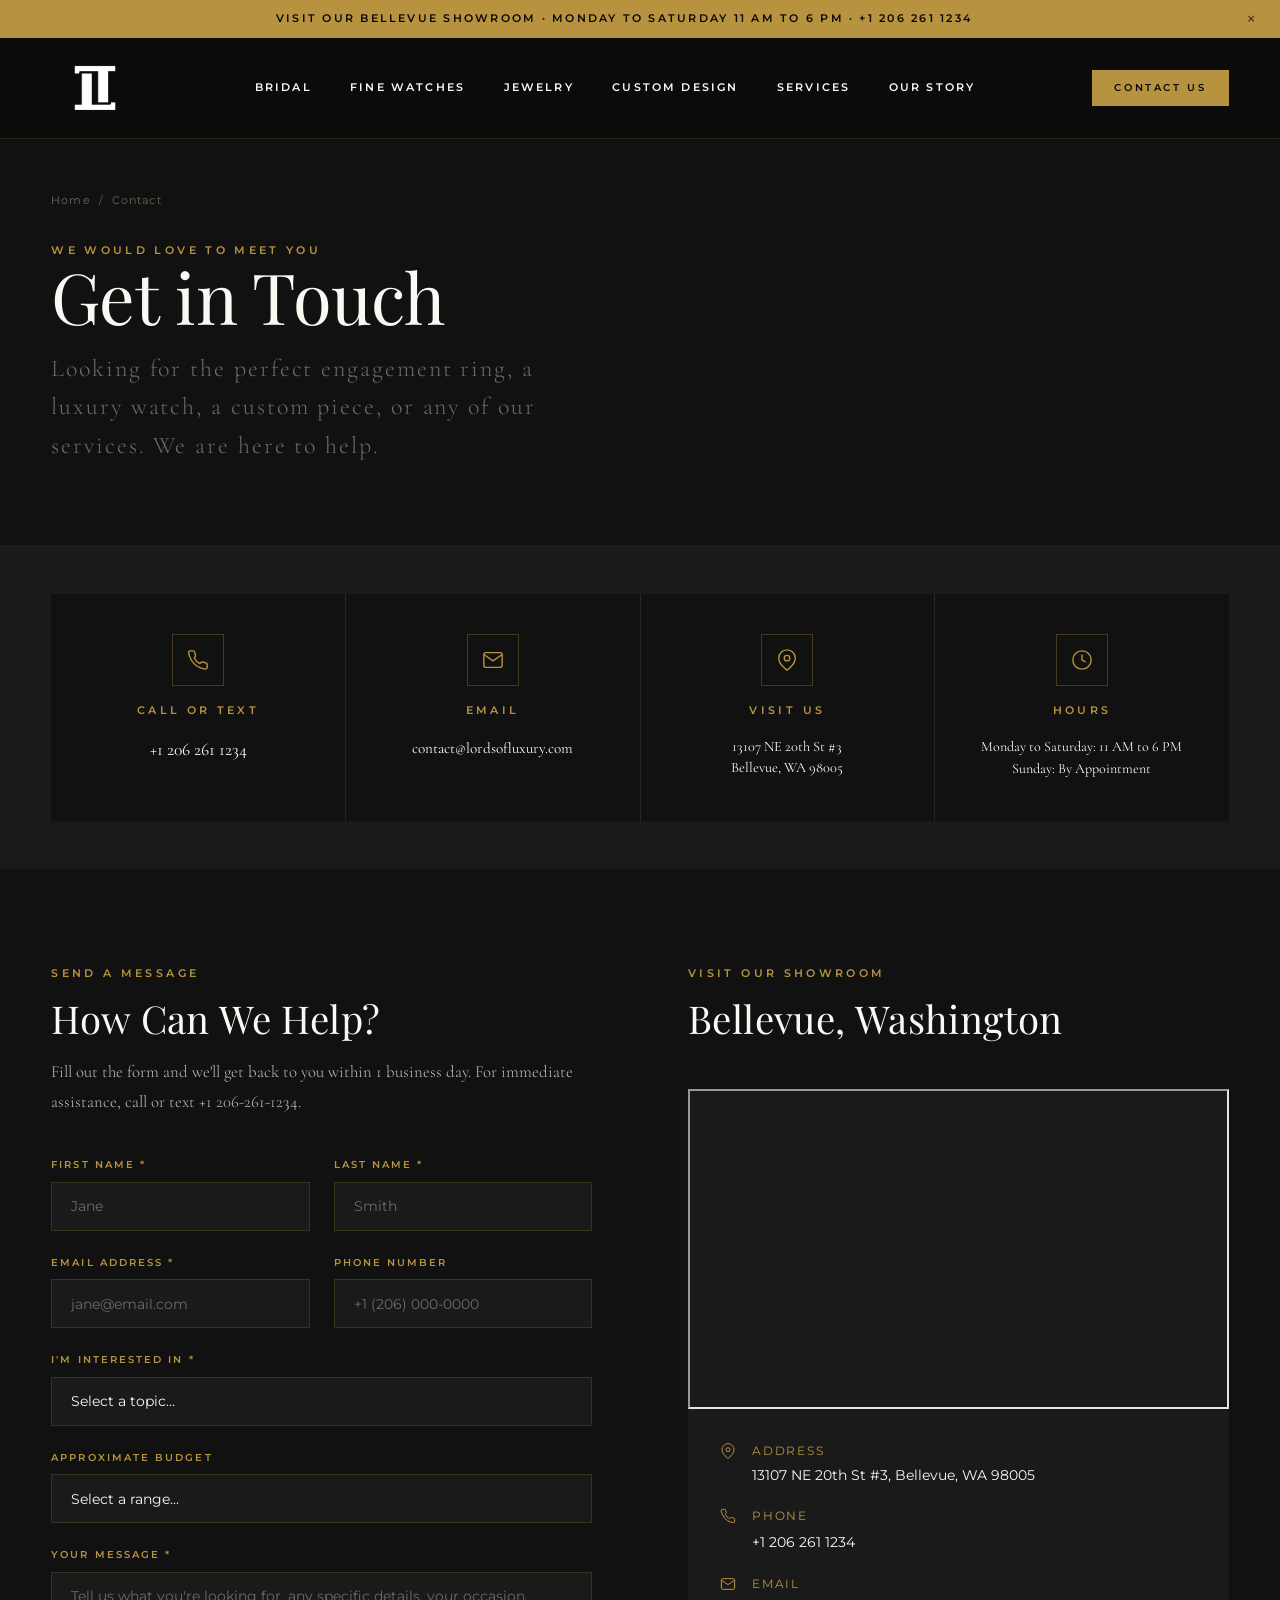
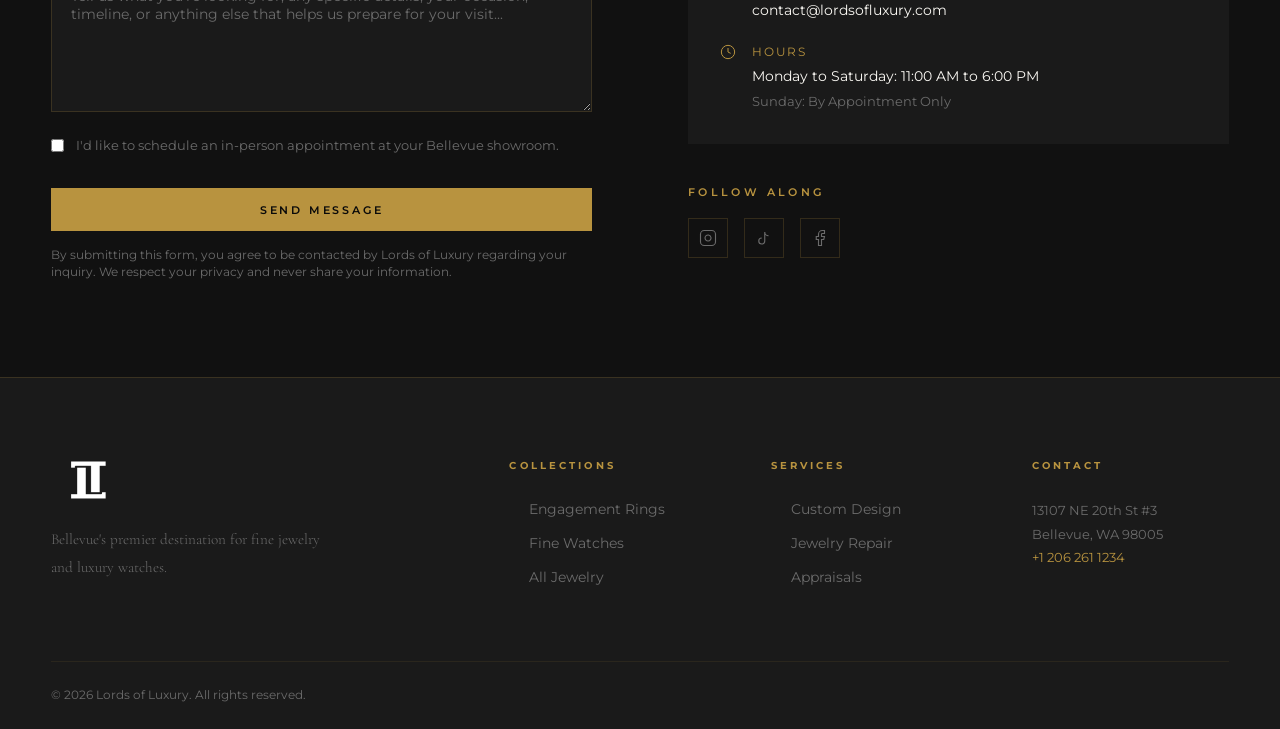
<file: contact.html>
<!DOCTYPE html>
<html lang="en">
<head>
  <meta charset="UTF-8">
  <meta name="viewport" content="width=device-width, initial-scale=1.0">
  <title>Contact Us | Book a Consultation | Lords of Luxury Bellevue WA</title>
  <meta name="description" content="Contact Lords of Luxury in Bellevue, WA. Visit our showroom at 13107 NE 20th St #3, call +1 206 261 1234, or send a message. Open Monday to Saturday 11 AM to 6 PM.">
  <meta property="og:type" content="website">
  <meta property="og:title" content="Contact Lords of Luxury | Bellevue WA">
  <meta property="og:description" content="Visit our Bellevue showroom or book a private consultation.">
  <meta property="og:image" content="https://di14mehdi8.github.io/lordsofluxury/images/og-card.png">
  <meta property="og:url" content="https://lordsofluxury.com/contact.html">
  <meta name="twitter:card" content="summary_large_image">
  <meta name="twitter:image" content="https://di14mehdi8.github.io/lordsofluxury/images/og-card.png">
  <meta name="robots" content="index, follow">
  <link rel="canonical" href="https://lordsofluxury.com/contact.html">
  <script type="application/ld+json">
  {
    "@context": "https://schema.org",
    "@type": "ContactPage",
    "name": "Contact Lords of Luxury",
    "url": "https://lordsofluxury.com/contact.html",
    "breadcrumb": {
      "@type": "BreadcrumbList",
      "itemListElement": [
        {"@type": "ListItem", "position": 1, "name": "Home", "item": "https://lordsofluxury.com/"},
        {"@type": "ListItem", "position": 2, "name": "Contact", "item": "https://lordsofluxury.com/contact.html"}
      ]
    },
    "mainEntity": {
      "@type": "JewelryStore",
      "name": "Lords of Luxury",
      "telephone": "+1-206-261-1234",
      "email": "contact@lordsofluxury.com",
      "address": {
        "@type": "PostalAddress",
        "streetAddress": "13107 NE 20th St #3",
        "addressLocality": "Bellevue",
        "addressRegion": "WA",
        "postalCode": "98005",
        "addressCountry": "US"
      },
      "openingHoursSpecification": [
        {"@type": "OpeningHoursSpecification", "dayOfWeek": ["Monday","Tuesday","Wednesday","Thursday","Friday","Saturday"], "opens": "11:00", "closes": "18:00"},
        {"@type": "OpeningHoursSpecification", "dayOfWeek": "Sunday", "description": "By Appointment Only"}
      ]
    }
  }
  </script>
  <link rel="preconnect" href="https://fonts.googleapis.com">
  <link rel="preconnect" href="https://fonts.gstatic.com" crossorigin>
  <link href="https://fonts.googleapis.com/css2?family=Playfair+Display:ital,wght@0,300;0,400;0,500;0,700;1,400;1,500&family=Cormorant+Garamond:ital,wght@0,300;0,400;0,500;1,300;1,400&family=Montserrat:wght@300;400;500;600;700&display=swap" rel="stylesheet">
  <link rel="stylesheet" href="css/main.css">
  <link rel="icon" type="image/png" sizes="32x32" href="images/favicon-32.png">
  <link rel="icon" type="image/png" sizes="16x16" href="images/favicon-16.png">
  <link rel="apple-touch-icon" sizes="180x180" href="images/apple-touch-icon.png">
  <link rel="manifest" href="site.webmanifest">
  <meta name="theme-color" content="#0a0a0a">
  <style>
    .contact-form-section { background: var(--dark); padding: 6rem 0; }
    .contact-form-grid { display: grid; grid-template-columns: 1fr 1fr; gap: 6rem; align-items: start; }
    .form-group { display: flex; flex-direction: column; gap: 0.5rem; margin-bottom: 1.5rem; }
    .form-label { font-size: 0.65rem; font-weight: 600; letter-spacing: 0.2em; text-transform: uppercase; color: var(--gold); }
    .form-input, .form-textarea, .form-select {
      background: var(--charcoal); border: 1px solid rgba(184,147,63,0.2);
      color: var(--cream); padding: 0.9rem 1.2rem;
      font-family: var(--font-ui); font-size: 0.88rem;
      outline: none; transition: border-color 0.3s;
      width: 100%;
    }
    .form-input:focus, .form-textarea:focus, .form-select:focus { border-color: var(--gold); }
    .form-input::placeholder, .form-textarea::placeholder { color: var(--grey); }
    .form-textarea { min-height: 140px; resize: vertical; }
    .form-select { appearance: none; cursor: pointer; }
    .form-row { display: grid; grid-template-columns: 1fr 1fr; gap: 1.5rem; }
    @media (max-width: 900px) {
      .contact-form-grid { grid-template-columns: 1fr; gap: 3rem; }
      .form-row { grid-template-columns: 1fr; }
    }
  </style>
</head>
<body>
<div class="scroll-progress" aria-hidden="true"></div>
<div class="announcement-bar"><span>Visit Our Bellevue Showroom · Monday to Saturday 11 AM to 6 PM · +1 206 261 1234</span></div>

<header id="site-header" role="banner">
  <div class="header-inner">
    <a href="/" class="logo"><img src="images/logo.png" alt="Lords of Luxury" width="160" height="52" fetchpriority="high"></a>
    <nav class="main-nav" aria-label="Primary navigation">
      <div class="nav-item"><a href="bridal.html" class="nav-link">Bridal</a></div>
      <div class="nav-item"><a href="watches.html" class="nav-link">Fine Watches</a></div>
      <div class="nav-item"><a href="jewelry.html" class="nav-link">Jewelry</a></div>
      <div class="nav-item"><a href="custom-design.html" class="nav-link">Custom Design</a></div>
      <div class="nav-item"><a href="services.html" class="nav-link">Services</a></div>
      <div class="nav-item"><a href="about.html" class="nav-link">Our Story</a></div>
    </nav>
    <div class="header-actions">
      <a href="contact.html" class="btn btn-gold" style="padding:0.6rem 1.4rem;font-size:0.65rem;" aria-current="page">Contact Us</a>
      <button class="menu-toggle" aria-label="Open menu"><span></span><span></span><span></span></button>
    </div>
  </div>
</header>
<div class="mobile-nav-overlay" aria-hidden="true"></div>
<nav class="mobile-nav" id="mobile-nav">
  <button class="mobile-nav-close" aria-label="Close menu">✕</button>
  <ul class="mobile-nav-list">
    <li><a href="/" class="mobile-nav-link">Home</a></li>
    <li><a href="bridal.html" class="mobile-nav-link">Bridal</a></li>
    <li><a href="watches.html" class="mobile-nav-link">Fine Watches</a></li>
    <li><a href="jewelry.html" class="mobile-nav-link">Jewelry</a></li>
    <li><a href="custom-design.html" class="mobile-nav-link">Custom Design</a></li>
    <li><a href="services.html" class="mobile-nav-link">Services</a></li>
    <li><a href="contact.html" class="mobile-nav-link">Contact</a></li>
  </ul>
</nav>

<!-- Hero -->
<section class="collection-hero">
  <div class="container">
    <nav class="breadcrumb"><a href="/">Home</a><span>/</span><span aria-current="page">Contact</span></nav>
    <p class="eyebrow">We Would Love to Meet You</p>
    <h1 class="display fade-up" style="font-size:clamp(2.5rem,5.5vw,4.5rem);">Get in Touch</h1>
    <p class="subheadline fade-up" style="margin-top:1rem;color:var(--grey);max-width:560px;">
      Looking for the perfect engagement ring, a luxury watch, a custom piece, or any of our services. We are here to help.
    </p>
  </div>
</section>

<!-- Contact quick cards -->
<section style="background:var(--charcoal);padding:3rem 0;">
  <div class="container">
    <div style="display:grid;grid-template-columns:repeat(auto-fit,minmax(220px,1fr));gap:1px;background:rgba(184,147,63,0.1);">
      <a href="tel:+12062611234" style="background:var(--dark);padding:2.5rem 2rem;display:flex;flex-direction:column;align-items:center;text-align:center;gap:1rem;transition:background 0.3s;" onmouseover="this.style.background='#222'" onmouseout="this.style.background='var(--dark)'">
        <div style="width:52px;height:52px;border:1px solid rgba(184,147,63,0.3);display:flex;align-items:center;justify-content:center;color:var(--gold);">
          <svg width="22" height="22" viewBox="0 0 24 24" fill="none" stroke="currentColor" stroke-width="1.5"><path d="M22 16.92v3a2 2 0 0 1-2.18 2 19.79 19.79 0 0 1-8.63-3.07A19.5 19.5 0 0 1 4.69 12 19.79 19.79 0 0 1 1.62 3.44 2 2 0 0 1 3.58 2H6.5a2 2 0 0 1 2 1.72c.127.96.361 1.903.7 2.81a2 2 0 0 1-.45 2.11L7.91 9.91a16 16 0 0 0 6.08 6.08l1.27-1.27a2 2 0 0 1 2.11-.45c.907.339 1.85.573 2.81.7A2 2 0 0 1 22 16.92z"/></svg>
        </div>
        <p class="eyebrow">Call or Text</p>
        <p style="font-family:var(--font-sans);font-size:1.1rem;color:var(--cream);">+1 206 261 1234</p>
      </a>
      <a href="mailto:contact@lordsofluxury.com" style="background:var(--dark);padding:2.5rem 2rem;display:flex;flex-direction:column;align-items:center;text-align:center;gap:1rem;transition:background 0.3s;" onmouseover="this.style.background='#222'" onmouseout="this.style.background='var(--dark)'">
        <div style="width:52px;height:52px;border:1px solid rgba(184,147,63,0.3);display:flex;align-items:center;justify-content:center;color:var(--gold);">
          <svg width="22" height="22" viewBox="0 0 24 24" fill="none" stroke="currentColor" stroke-width="1.5"><path d="M4 4h16c1.1 0 2 .9 2 2v12c0 1.1-.9 2-2 2H4c-1.1 0-2-.9-2-2V6c0-1.1.9-2 2-2z"/><polyline points="22,6 12,13 2,6"/></svg>
        </div>
        <p class="eyebrow">Email</p>
        <p style="font-family:var(--font-sans);font-size:0.95rem;color:var(--cream);">contact@lordsofluxury.com</p>
      </a>
      <div style="background:var(--dark);padding:2.5rem 2rem;display:flex;flex-direction:column;align-items:center;text-align:center;gap:1rem;">
        <div style="width:52px;height:52px;border:1px solid rgba(184,147,63,0.3);display:flex;align-items:center;justify-content:center;color:var(--gold);">
          <svg width="22" height="22" viewBox="0 0 24 24" fill="none" stroke="currentColor" stroke-width="1.5"><path d="M21 10c0 7-9 13-9 13s-9-6-9-13a9 9 0 0 1 18 0z"/><circle cx="12" cy="10" r="3"/></svg>
        </div>
        <p class="eyebrow">Visit Us</p>
        <p style="font-family:var(--font-sans);font-size:0.9rem;color:var(--cream);line-height:1.5;">13107 NE 20th St #3<br>Bellevue, WA 98005</p>
      </div>
      <div style="background:var(--dark);padding:2.5rem 2rem;display:flex;flex-direction:column;align-items:center;text-align:center;gap:1rem;">
        <div style="width:52px;height:52px;border:1px solid rgba(184,147,63,0.3);display:flex;align-items:center;justify-content:center;color:var(--gold);">
          <svg width="22" height="22" viewBox="0 0 24 24" fill="none" stroke="currentColor" stroke-width="1.5"><circle cx="12" cy="12" r="10"/><polyline points="12 6 12 12 16 14"/></svg>
        </div>
        <p class="eyebrow">Hours</p>
        <p style="font-family:var(--font-sans);font-size:0.88rem;color:var(--cream);line-height:1.6;">Monday to Saturday: 11 AM to 6 PM<br>Sunday: By Appointment</p>
      </div>
    </div>
  </div>
</section>

<!-- Form + Info -->
<section class="contact-form-section">
  <div class="container">
    <div class="contact-form-grid">

      <!-- Form -->
      <div class="fade-up">
        <p class="eyebrow">Send a Message</p>
        <h2 class="headline" style="margin-top:0.75rem;font-size:clamp(1.8rem,3vw,2.5rem);">How Can We Help?</h2>
        <p class="body-text" style="margin-top:1rem;margin-bottom:2.5rem;">Fill out the form and we'll get back to you within 1 business day. For immediate assistance, call or text +1 206-261-1234.</p>

        <form class="contact-form-el" action="#" method="post" novalidate>
          <div class="form-row">
            <div class="form-group">
              <label for="first-name" class="form-label">First Name *</label>
              <input type="text" id="first-name" name="first_name" class="form-input" required autocomplete="given-name" placeholder="Jane">
            </div>
            <div class="form-group">
              <label for="last-name" class="form-label">Last Name *</label>
              <input type="text" id="last-name" name="last_name" class="form-input" required autocomplete="family-name" placeholder="Smith">
            </div>
          </div>
          <div class="form-row">
            <div class="form-group">
              <label for="email" class="form-label">Email Address *</label>
              <input type="email" id="email" name="email" class="form-input" required autocomplete="email" placeholder="jane@email.com">
            </div>
            <div class="form-group">
              <label for="phone" class="form-label">Phone Number</label>
              <input type="tel" id="phone" name="phone" class="form-input" autocomplete="tel" placeholder="+1 (206) 000-0000">
            </div>
          </div>
          <div class="form-group">
            <label for="subject" class="form-label">I'm interested in *</label>
            <select id="subject" name="subject" class="form-select form-input" required>
              <option value="" disabled selected>Select a topic...</option>
              <option value="engagement">Engagement Ring</option>
              <option value="custom">Custom Jewelry Design</option>
              <option value="watch">Fine Watch Purchase</option>
              <option value="sell-watch">Sell My Watch</option>
              <option value="bracelet">Diamond Bracelet</option>
              <option value="necklace">Necklace / Pendant</option>
              <option value="repair">Jewelry Repair</option>
              <option value="appraisal">Appraisal</option>
              <option value="engraving">Engraving</option>
              <option value="other">Other / General Inquiry</option>
            </select>
          </div>
          <div class="form-group">
            <label for="budget" class="form-label">Approximate Budget</label>
            <select id="budget" name="budget" class="form-select form-input">
              <option value="" disabled selected>Select a range...</option>
              <option>Under $2,000</option>
              <option>$2,000 – $5,000</option>
              <option>$5,000 – $10,000</option>
              <option>$10,000 – $25,000</option>
              <option>$25,000 – $50,000</option>
              <option>$50,000+</option>
              <option>Not sure yet</option>
            </select>
          </div>
          <div class="form-group">
            <label for="message" class="form-label">Your Message *</label>
            <textarea id="message" name="message" class="form-textarea" required placeholder="Tell us what you're looking for, any specific details, your occasion, timeline, or anything else that helps us prepare for your visit..."></textarea>
          </div>
          <div class="form-group">
            <label style="display:flex;gap:0.75rem;align-items:flex-start;cursor:pointer;">
              <input type="checkbox" name="appointment" style="margin-top:3px;accent-color:var(--gold);">
              <span style="font-size:0.8rem;color:var(--grey);line-height:1.6;">I'd like to schedule an in-person appointment at your Bellevue showroom.</span>
            </label>
          </div>
          <button type="submit" class="btn btn-gold" style="width:100%;justify-content:center;margin-top:0.5rem;">Send Message</button>
          <p style="font-size:0.72rem;color:var(--grey);margin-top:1rem;line-height:1.5;">By submitting this form, you agree to be contacted by Lords of Luxury regarding your inquiry. We respect your privacy and never share your information.</p>
        </form>
      </div>

      <!-- Info panel -->
      <div class="fade-up">
        <p class="eyebrow">Visit Our Showroom</p>
        <h2 class="headline" style="margin-top:0.75rem;font-size:clamp(1.8rem,3vw,2.5rem);">Bellevue, Washington</h2>

        <div style="margin-top:3rem;background:var(--charcoal);overflow:hidden;">
          <iframe
            src="https://www.google.com/maps/embed?pb=!1m18!1m12!1m3!1d2688.2780640095887!2d-122.18819322428658!3d47.61055757119499!2m3!1f0!2f0!3f0!3m2!1i1024!2i768!4f13.1!3m3!1m2!1s0x54906c9e1c5f56c3%3A0x7c2db77a9c56a1f3!2s13107%20NE%2020th%20St%20%233%2C%20Bellevue%2C%20WA%2098005!5e0!3m2!1sen!2sus!4v1700000000000!5m2!1sen!2sus"
            width="100%" height="320" title="Lords of Luxury location"
            loading="lazy" referrerpolicy="no-referrer-when-downgrade" allowfullscreen
            style="display:block;filter:grayscale(1) contrast(0.9);">
          </iframe>
          <div style="padding:2rem;">
            <address style="font-style:normal;display:flex;flex-direction:column;gap:1.2rem;">
              <div style="display:flex;gap:1rem;align-items:flex-start;">
                <span style="color:var(--gold);flex-shrink:0;"><svg width="16" height="16" viewBox="0 0 24 24" fill="none" stroke="currentColor" stroke-width="1.5"><path d="M21 10c0 7-9 13-9 13s-9-6-9-13a9 9 0 0 1 18 0z"/><circle cx="12" cy="10" r="3"/></svg></span>
                <div>
                  <p style="font-size:0.75rem;letter-spacing:0.15em;text-transform:uppercase;color:var(--gold);margin-bottom:0.25rem;">Address</p>
                  <p style="font-size:0.88rem;color:var(--cream);">13107 NE 20th St #3, Bellevue, WA 98005</p>
                </div>
              </div>
              <div style="display:flex;gap:1rem;align-items:flex-start;">
                <span style="color:var(--gold);flex-shrink:0;"><svg width="16" height="16" viewBox="0 0 24 24" fill="none" stroke="currentColor" stroke-width="1.5"><path d="M22 16.92v3a2 2 0 0 1-2.18 2 19.79 19.79 0 0 1-8.63-3.07A19.5 19.5 0 0 1 4.69 12 19.79 19.79 0 0 1 1.62 3.44 2 2 0 0 1 3.58 2H6.5a2 2 0 0 1 2 1.72c.127.96.361 1.903.7 2.81a2 2 0 0 1-.45 2.11L7.91 9.91a16 16 0 0 0 6.08 6.08l1.27-1.27a2 2 0 0 1 2.11-.45c.907.339 1.85.573 2.81.7A2 2 0 0 1 22 16.92z"/></svg></span>
                <div>
                  <p style="font-size:0.75rem;letter-spacing:0.15em;text-transform:uppercase;color:var(--gold);margin-bottom:0.25rem;">Phone</p>
                  <a href="tel:+12062611234" style="font-size:0.88rem;color:var(--cream);">+1 206 261 1234</a>
                </div>
              </div>
              <div style="display:flex;gap:1rem;align-items:flex-start;">
                <span style="color:var(--gold);flex-shrink:0;"><svg width="16" height="16" viewBox="0 0 24 24" fill="none" stroke="currentColor" stroke-width="1.5"><path d="M4 4h16c1.1 0 2 .9 2 2v12c0 1.1-.9 2-2 2H4c-1.1 0-2-.9-2-2V6c0-1.1.9-2 2-2z"/><polyline points="22,6 12,13 2,6"/></svg></span>
                <div>
                  <p style="font-size:0.75rem;letter-spacing:0.15em;text-transform:uppercase;color:var(--gold);margin-bottom:0.25rem;">Email</p>
                  <a href="mailto:contact@lordsofluxury.com" style="font-size:0.88rem;color:var(--cream);">contact@lordsofluxury.com</a>
                </div>
              </div>
              <div style="display:flex;gap:1rem;align-items:flex-start;">
                <span style="color:var(--gold);flex-shrink:0;"><svg width="16" height="16" viewBox="0 0 24 24" fill="none" stroke="currentColor" stroke-width="1.5"><circle cx="12" cy="12" r="10"/><polyline points="12 6 12 12 16 14"/></svg></span>
                <div>
                  <p style="font-size:0.75rem;letter-spacing:0.15em;text-transform:uppercase;color:var(--gold);margin-bottom:0.25rem;">Hours</p>
                  <p style="font-size:0.88rem;color:var(--cream);">Monday to Saturday: 11:00 AM to 6:00 PM</p>
                  <p style="font-size:0.82rem;color:var(--grey);margin-top:0.2rem;">Sunday: By Appointment Only</p>
                </div>
              </div>
            </address>
          </div>
        </div>

        <!-- Social -->
        <div style="margin-top:2.5rem;">
          <p class="eyebrow" style="margin-bottom:1rem;">Follow Along</p>
          <div style="display:flex;gap:1rem;">
            <a href="https://www.instagram.com/lords_of_luxury" target="_blank" rel="noopener noreferrer" class="social-btn" aria-label="Instagram @lords_of_luxury">
              <svg width="18" height="18" viewBox="0 0 24 24" fill="none" stroke="currentColor" stroke-width="1.5"><rect x="2" y="2" width="20" height="20" rx="5"/><path d="M16 11.37A4 4 0 1 1 12.63 8 4 4 0 0 1 16 11.37z"/><line x1="17.5" y1="6.5" x2="17.51" y2="6.5"/></svg>
            </a>
            <a href="https://www.tiktok.com/@lordsofluxury1" target="_blank" rel="noopener noreferrer" class="social-btn" aria-label="TikTok @lordsofluxury1">
              <svg width="18" height="18" viewBox="0 0 24 24" fill="none" stroke="currentColor" stroke-width="1.5"><path d="M9 12a4 4 0 1 0 4 4V4a5 5 0 0 0 5 5"/></svg>
            </a>
            <a href="https://www.facebook.com/lordsoflusury" target="_blank" rel="noopener noreferrer" class="social-btn" aria-label="Facebook">
              <svg width="18" height="18" viewBox="0 0 24 24" fill="none" stroke="currentColor" stroke-width="1.5"><path d="M18 2h-3a5 5 0 0 0-5 5v3H7v4h3v8h4v-8h3l1-4h-4V7a1 1 0 0 1 1-1h3z"/></svg>
            </a>
          </div>
        </div>
      </div>

    </div>
  </div>
</section>

<footer role="contentinfo">
  <div class="container">
    <div class="footer-top">
      <div class="footer-brand">
        <a href="/"><img src="images/logo.png" alt="Lords of Luxury" style="height:44px;width:auto;filter:brightness(0) invert(1);margin-bottom:1.5rem;display:block;" loading="lazy"></a>
        <p class="footer-tagline">Bellevue's premier destination for fine jewelry and luxury watches.</p>
      </div>
      <div>
        <p class="footer-col-title">Collections</p>
        <ul class="footer-links">
          <li><a href="bridal.html" class="footer-link">Engagement Rings</a></li>
          <li><a href="watches.html" class="footer-link">Fine Watches</a></li>
          <li><a href="jewelry.html" class="footer-link">All Jewelry</a></li>
        </ul>
      </div>
      <div>
        <p class="footer-col-title">Services</p>
        <ul class="footer-links">
          <li><a href="custom-design.html" class="footer-link">Custom Design</a></li>
          <li><a href="services.html" class="footer-link">Jewelry Repair</a></li>
          <li><a href="services.html" class="footer-link">Appraisals</a></li>
        </ul>
      </div>
      <div>
        <p class="footer-col-title">Contact</p>
        <address style="font-style:normal;">
          <p style="font-size:0.82rem;color:var(--grey);line-height:1.8;">13107 NE 20th St #3<br>Bellevue, WA 98005<br><a href="tel:+12062611234" style="color:var(--gold);">+1 206 261 1234</a></p>
        </address>
      </div>
    </div>
    <div class="footer-bottom">
      <p class="footer-legal">© <span id="year"></span> Lords of Luxury. All rights reserved.</p>
    </div>
  </div>
</footer>
<button class="back-to-top" aria-label="Back to top">
  <svg width="18" height="18" viewBox="0 0 24 24" fill="none" stroke="currentColor" stroke-width="2"><path d="m18 15-6-6-6 6"/></svg>
</button>
<script>document.getElementById('year').textContent = new Date().getFullYear();</script>
<script src="js/main.js" defer></script>
</body>
</html>
</file>
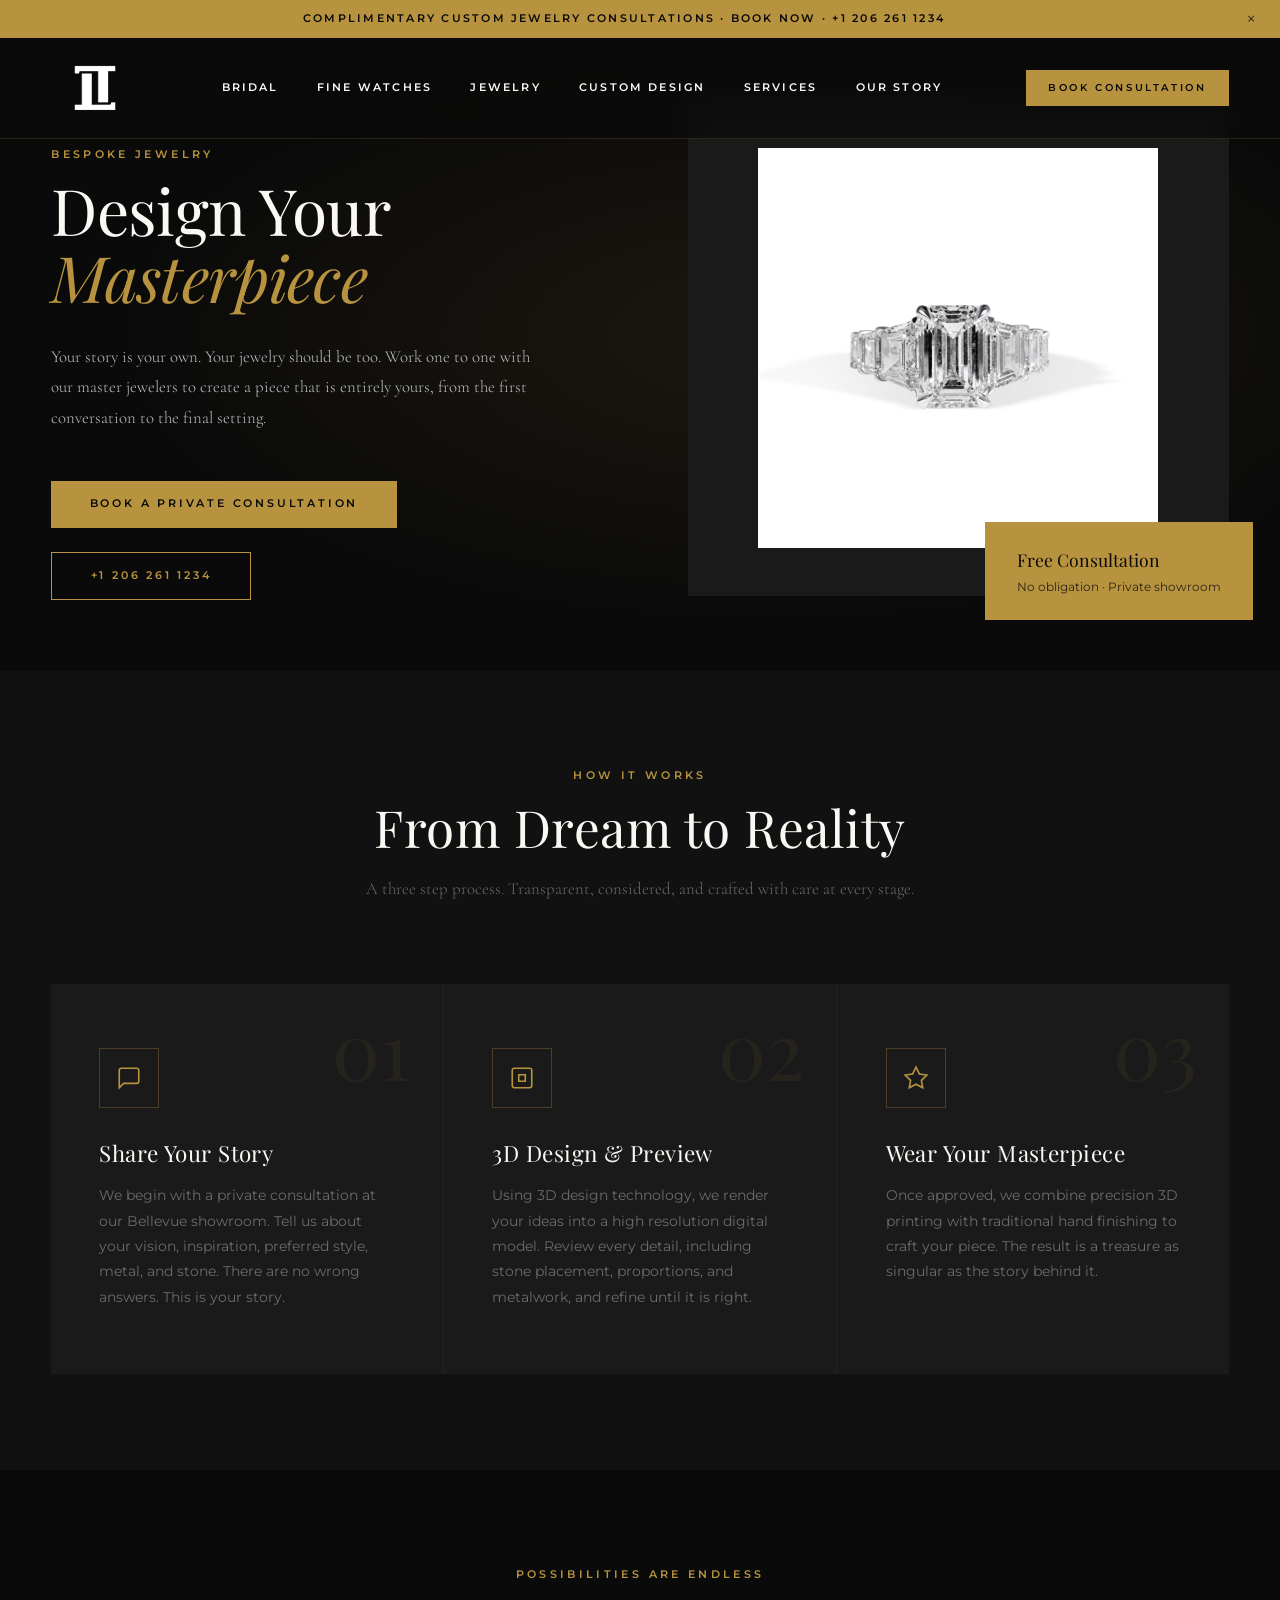
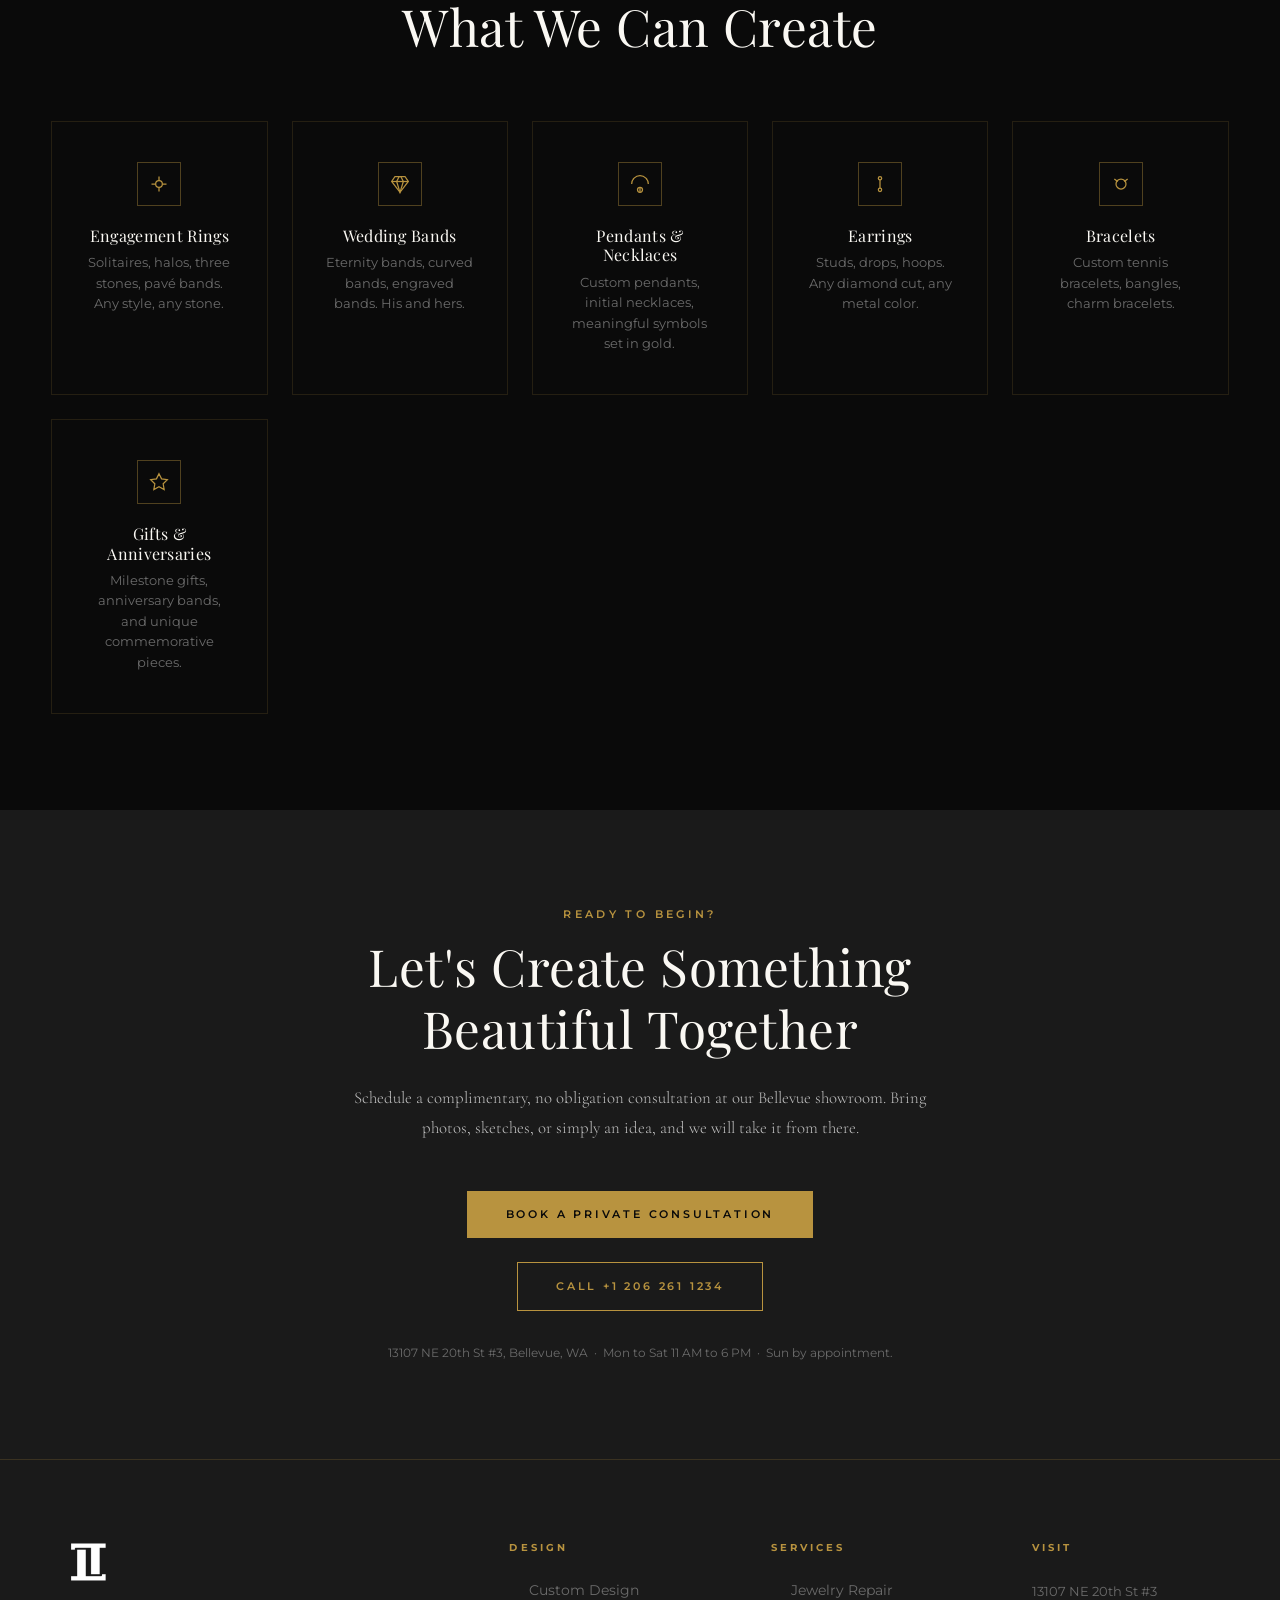
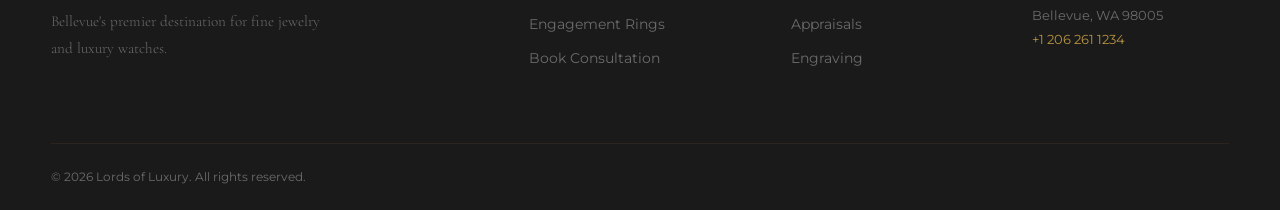
<file: custom-design.html>
<!DOCTYPE html>
<html lang="en">
<head>
  <meta charset="UTF-8">
  <meta name="viewport" content="width=device-width, initial-scale=1.0">
  <title>Custom Jewelry Design | Bespoke Rings &amp; Pieces | Lords of Luxury Bellevue</title>
  <meta name="description" content="Design a one of a kind jewelry piece at Lords of Luxury, Bellevue WA. Private consultation, 3D design technology, and expert craftsmanship. Custom engagement rings, pendants, and more. Call +1 206 261 1234.">
  <meta name="robots" content="index, follow">
  <link rel="canonical" href="https://lordsofluxury.com/custom-design.html">
  <meta property="og:title" content="Custom Jewelry Design | Bespoke Pieces | Lords of Luxury Bellevue">
  <meta property="og:description" content="Design your dream jewelry from scratch. Private consultation, 3D modeling, expert craftsmanship. Lords of Luxury, Bellevue WA.">
  <meta property="og:image" content="https://di14mehdi8.github.io/lordsofluxury/images/og-card.png">
  <meta property="og:url" content="https://lordsofluxury.com/custom-design.html">
  <meta property="og:type" content="website">
  <meta name="twitter:card" content="summary_large_image">
  <meta name="twitter:image" content="https://di14mehdi8.github.io/lordsofluxury/images/og-card.png">
  <script type="application/ld+json">
  {
    "@context": "https://schema.org",
    "@type": "Service",
    "name": "Custom Jewelry Design",
    "serviceType": "Bespoke Jewelry Design",
    "provider": {
      "@type": "JewelryStore",
      "name": "Lords of Luxury",
      "url": "https://lordsofluxury.com",
      "telephone": "+1-206-261-1234",
      "address": {
        "@type": "PostalAddress",
        "streetAddress": "13107 NE 20th St #3",
        "addressLocality": "Bellevue",
        "addressRegion": "WA",
        "postalCode": "98005",
        "addressCountry": "US"
      }
    },
    "description": "Private consultation, 3D design technology, and expert craftsmanship create one of a kind jewelry pieces.",
    "areaServed": "Bellevue, WA and greater Seattle area",
    "breadcrumb": {
      "@type": "BreadcrumbList",
      "itemListElement": [
        {"@type": "ListItem", "position": 1, "name": "Home", "item": "https://lordsofluxury.com/"},
        {"@type": "ListItem", "position": 2, "name": "Custom Design", "item": "https://lordsofluxury.com/custom-design.html"}
      ]
    }
  }
  </script>
  <link rel="preconnect" href="https://fonts.googleapis.com">
  <link rel="preconnect" href="https://fonts.gstatic.com" crossorigin>
  <link href="https://fonts.googleapis.com/css2?family=Playfair+Display:ital,wght@0,300;0,400;0,500;0,700;1,400;1,500&family=Cormorant+Garamond:ital,wght@0,300;0,400;0,500;1,300;1,400&family=Montserrat:wght@300;400;500;600;700&display=swap" rel="stylesheet">
  <link rel="stylesheet" href="css/main.css">
  <link rel="icon" type="image/png" sizes="32x32" href="images/favicon-32.png">
  <link rel="icon" type="image/png" sizes="16x16" href="images/favicon-16.png">
  <link rel="apple-touch-icon" sizes="180x180" href="images/apple-touch-icon.png">
  <link rel="manifest" href="site.webmanifest">
  <meta name="theme-color" content="#0a0a0a">
</head>
<body>
<div class="scroll-progress" aria-hidden="true"></div>
<div class="announcement-bar" role="alert">
  <span>Complimentary Custom Jewelry Consultations · Book Now · +1 206 261 1234</span>
</div>

<header id="site-header" role="banner">
  <div class="header-inner">
    <a href="/" class="logo"><img src="images/logo.png" alt="Lords of Luxury" width="160" height="52" fetchpriority="high"></a>
    <nav class="main-nav" aria-label="Primary navigation">
      <div class="nav-item"><a href="bridal.html" class="nav-link">Bridal</a></div>
      <div class="nav-item"><a href="watches.html" class="nav-link">Fine Watches</a></div>
      <div class="nav-item"><a href="jewelry.html" class="nav-link">Jewelry</a></div>
      <div class="nav-item"><a href="custom-design.html" class="nav-link" aria-current="page">Custom Design</a></div>
      <div class="nav-item"><a href="services.html" class="nav-link">Services</a></div>
      <div class="nav-item"><a href="about.html" class="nav-link">Our Story</a></div>
    </nav>
    <div class="header-actions">
      <a href="contact.html" class="btn btn-gold" style="padding:0.6rem 1.4rem;font-size:0.65rem;">Book Consultation</a>
      <button class="menu-toggle" aria-label="Open menu"><span></span><span></span><span></span></button>
    </div>
  </div>
</header>
<div class="mobile-nav-overlay" aria-hidden="true"></div>
<nav class="mobile-nav" id="mobile-nav">
  <button class="mobile-nav-close" aria-label="Close menu">✕</button>
  <ul class="mobile-nav-list">
    <li><a href="/" class="mobile-nav-link">Home</a></li>
    <li><a href="bridal.html" class="mobile-nav-link">Bridal</a></li>
    <li><a href="watches.html" class="mobile-nav-link">Fine Watches</a></li>
    <li><a href="jewelry.html" class="mobile-nav-link">Jewelry</a></li>
    <li><a href="custom-design.html" class="mobile-nav-link">Custom Design</a></li>
    <li><a href="services.html" class="mobile-nav-link">Services</a></li>
    <li><a href="contact.html" class="mobile-nav-link">Contact</a></li>
  </ul>
</nav>

<!-- Hero -->
<section style="min-height:70vh;display:flex;align-items:center;position:relative;overflow:hidden;background:var(--black);padding-top:6rem;">
  <div style="position:absolute;inset:0;background:radial-gradient(ellipse at 60% 50%,rgba(184,147,63,0.1) 0%,transparent 60%);"></div>
  <div class="container" style="position:relative;z-index:1;display:grid;grid-template-columns:1fr 1fr;gap:6rem;align-items:center;">
    <div class="fade-up">
      <nav class="breadcrumb"><a href="/">Home</a><span>/</span><span aria-current="page">Custom Design</span></nav>
      <p class="eyebrow" style="margin-top:1.5rem;">Bespoke Jewelry</p>
      <h1 class="display" style="font-size:clamp(2.5rem,5vw,4.5rem);margin-top:0.75rem;">
        Design Your<br><em style="color:var(--gold);">Masterpiece</em>
      </h1>
      <p class="body-text" style="margin-top:2rem;max-width:480px;">
        Your story is your own. Your jewelry should be too. Work one to one with our master jewelers to create a piece that is entirely yours, from the first conversation to the final setting.
      </p>
      <div style="display:flex;gap:1.5rem;flex-wrap:wrap;margin-top:3rem;">
        <a href="contact.html" class="btn btn-gold">Book a Private Consultation</a>
        <a href="tel:+12062611234" class="btn btn-outline">+1 206 261 1234</a>
      </div>
    </div>
    <div class="fade-in" style="position:relative;">
      <div style="background:var(--charcoal);padding:3rem;display:flex;align-items:center;justify-content:center;">
        <img src="images/ring-emerald-baguette.jpg" alt="Custom emerald cut diamond ring designed by Lords of Luxury" loading="lazy" width="500" height="500" style="max-height:400px;object-fit:contain;">
      </div>
      <div style="position:absolute;bottom:-1.5rem;right:-1.5rem;background:var(--gold);color:var(--black);padding:1.5rem 2rem;">
        <p style="font-family:var(--font-serif);font-size:1.1rem;font-weight:400;">Free Consultation</p>
        <p style="font-size:0.72rem;margin-top:0.25rem;opacity:0.8;">No obligation · Private showroom</p>
      </div>
    </div>
  </div>
</section>

<!-- Process -->
<section style="background:var(--dark);padding:6rem 0;">
  <div class="container">
    <div class="section-header text-center fade-up" style="margin-bottom:5rem;">
      <p class="eyebrow">How It Works</p>
      <h2 class="headline section-title">From Dream to Reality</h2>
      <p class="section-desc">A three step process. Transparent, considered, and crafted with care at every stage.</p>
    </div>

    <div style="display:grid;grid-template-columns:repeat(3,1fr);gap:2px;background:rgba(184,147,63,0.1);">

      <div class="fade-up" style="background:var(--charcoal);padding:4rem 3rem;position:relative;">
        <div style="font-family:var(--font-serif);font-size:5rem;color:rgba(184,147,63,0.08);position:absolute;top:1.5rem;right:2rem;line-height:1;">01</div>
        <div style="width:60px;height:60px;border:1px solid rgba(184,147,63,0.3);display:flex;align-items:center;justify-content:center;color:var(--gold);margin-bottom:2rem;">
          <svg width="26" height="26" viewBox="0 0 24 24" fill="none" stroke="currentColor" stroke-width="1.5"><path d="M21 15a2 2 0 0 1-2 2H7l-4 4V5a2 2 0 0 1 2-2h14a2 2 0 0 1 2 2z"/></svg>
        </div>
        <h3 style="font-family:var(--font-serif);font-size:1.4rem;color:var(--cream);margin-bottom:1rem;">Share Your Story</h3>
        <p style="font-size:0.88rem;color:var(--grey);line-height:1.8;">We begin with a private consultation at our Bellevue showroom. Tell us about your vision, inspiration, preferred style, metal, and stone. There are no wrong answers. This is your story.</p>
      </div>

      <div class="fade-up" style="background:var(--charcoal);padding:4rem 3rem;position:relative;">
        <div style="font-family:var(--font-serif);font-size:5rem;color:rgba(184,147,63,0.08);position:absolute;top:1.5rem;right:2rem;line-height:1;">02</div>
        <div style="width:60px;height:60px;border:1px solid rgba(184,147,63,0.3);display:flex;align-items:center;justify-content:center;color:var(--gold);margin-bottom:2rem;">
          <svg width="26" height="26" viewBox="0 0 24 24" fill="none" stroke="currentColor" stroke-width="1.5"><rect x="3" y="3" width="18" height="18" rx="2"/><path d="M9 9h6v6H9z"/></svg>
        </div>
        <h3 style="font-family:var(--font-serif);font-size:1.4rem;color:var(--cream);margin-bottom:1rem;">3D Design &amp; Preview</h3>
        <p style="font-size:0.88rem;color:var(--grey);line-height:1.8;">Using 3D design technology, we render your ideas into a high resolution digital model. Review every detail, including stone placement, proportions, and metalwork, and refine until it is right.</p>
      </div>

      <div class="fade-up" style="background:var(--charcoal);padding:4rem 3rem;position:relative;">
        <div style="font-family:var(--font-serif);font-size:5rem;color:rgba(184,147,63,0.08);position:absolute;top:1.5rem;right:2rem;line-height:1;">03</div>
        <div style="width:60px;height:60px;border:1px solid rgba(184,147,63,0.3);display:flex;align-items:center;justify-content:center;color:var(--gold);margin-bottom:2rem;">
          <svg width="26" height="26" viewBox="0 0 24 24" fill="none" stroke="currentColor" stroke-width="1.5"><polygon points="12 2 15.09 8.26 22 9.27 17 14.14 18.18 21.02 12 17.77 5.82 21.02 7 14.14 2 9.27 8.91 8.26 12 2"/></svg>
        </div>
        <h3 style="font-family:var(--font-serif);font-size:1.4rem;color:var(--cream);margin-bottom:1rem;">Wear Your Masterpiece</h3>
        <p style="font-size:0.88rem;color:var(--grey);line-height:1.8;">Once approved, we combine precision 3D printing with traditional hand finishing to craft your piece. The result is a treasure as singular as the story behind it.</p>
      </div>

    </div>
  </div>
</section>

<!-- What We Can Design -->
<section style="background:var(--black);padding:6rem 0;">
  <div class="container">
    <div class="section-header text-center fade-up" style="margin-bottom:4rem;">
      <p class="eyebrow">Possibilities Are Endless</p>
      <h2 class="headline section-title">What We Can Create</h2>
    </div>
    <div style="display:grid;grid-template-columns:repeat(auto-fit,minmax(200px,1fr));gap:1.5rem;">
      <div class="fade-up" style="padding:2.5rem 2rem;border:1px solid rgba(184,147,63,0.15);text-align:center;transition:border-color 0.3s,background 0.3s;" onmouseover="this.style.borderColor='rgba(184,147,63,0.5)';this.style.background='rgba(184,147,63,0.03)'" onmouseout="this.style.borderColor='rgba(184,147,63,0.15)';this.style.background='transparent'">
        <div style="width:44px;height:44px;border:1px solid rgba(184,147,63,0.4);display:flex;align-items:center;justify-content:center;color:var(--gold);margin:0 auto 1.25rem;"><svg width="20" height="20" viewBox="0 0 24 24" fill="none" stroke="currentColor" stroke-width="1.5"><circle cx="12" cy="12" r="4"/><path d="M8 12H3m18 0h-5M12 8V3m0 18v-5"/></svg></div>
        <h3 style="font-family:var(--font-serif);font-size:1rem;color:var(--cream);margin-bottom:0.5rem;">Engagement Rings</h3>
        <p style="font-size:0.8rem;color:var(--grey);line-height:1.6;">Solitaires, halos, three stones, pavé bands. Any style, any stone.</p>
      </div>
      <div class="fade-up" style="padding:2.5rem 2rem;border:1px solid rgba(184,147,63,0.15);text-align:center;transition:border-color 0.3s,background 0.3s;" onmouseover="this.style.borderColor='rgba(184,147,63,0.5)';this.style.background='rgba(184,147,63,0.03)'" onmouseout="this.style.borderColor='rgba(184,147,63,0.15)';this.style.background='transparent'">
        <div style="width:44px;height:44px;border:1px solid rgba(184,147,63,0.4);display:flex;align-items:center;justify-content:center;color:var(--gold);margin:0 auto 1.25rem;"><svg width="20" height="20" viewBox="0 0 24 24" fill="none" stroke="currentColor" stroke-width="1.5"><path d="M6 3h12l4 6-10 13L2 9z"/><path d="M11 3 8 9l4 13 4-13-3-6"/><path d="M2 9h20"/></svg></div>
        <h3 style="font-family:var(--font-serif);font-size:1rem;color:var(--cream);margin-bottom:0.5rem;">Wedding Bands</h3>
        <p style="font-size:0.8rem;color:var(--grey);line-height:1.6;">Eternity bands, curved bands, engraved bands. His and hers.</p>
      </div>
      <div class="fade-up" style="padding:2.5rem 2rem;border:1px solid rgba(184,147,63,0.15);text-align:center;transition:border-color 0.3s,background 0.3s;" onmouseover="this.style.borderColor='rgba(184,147,63,0.5)';this.style.background='rgba(184,147,63,0.03)'" onmouseout="this.style.borderColor='rgba(184,147,63,0.15)';this.style.background='transparent'">
        <div style="width:44px;height:44px;border:1px solid rgba(184,147,63,0.4);display:flex;align-items:center;justify-content:center;color:var(--gold);margin:0 auto 1.25rem;"><svg width="20" height="20" viewBox="0 0 24 24" fill="none" stroke="currentColor" stroke-width="1.5"><path d="M12 2C6.48 2 2 6.48 2 12"/><path d="M12 22v-6"/><circle cx="12" cy="19" r="3"/><path d="M22 12c0-5.52-4.48-10-10-10"/></svg></div>
        <h3 style="font-family:var(--font-serif);font-size:1rem;color:var(--cream);margin-bottom:0.5rem;">Pendants &amp; Necklaces</h3>
        <p style="font-size:0.8rem;color:var(--grey);line-height:1.6;">Custom pendants, initial necklaces, meaningful symbols set in gold.</p>
      </div>
      <div class="fade-up" style="padding:2.5rem 2rem;border:1px solid rgba(184,147,63,0.15);text-align:center;transition:border-color 0.3s,background 0.3s;" onmouseover="this.style.borderColor='rgba(184,147,63,0.5)';this.style.background='rgba(184,147,63,0.03)'" onmouseout="this.style.borderColor='rgba(184,147,63,0.15)';this.style.background='transparent'">
        <div style="width:44px;height:44px;border:1px solid rgba(184,147,63,0.4);display:flex;align-items:center;justify-content:center;color:var(--gold);margin:0 auto 1.25rem;"><svg width="20" height="20" viewBox="0 0 24 24" fill="none" stroke="currentColor" stroke-width="1.5"><circle cx="12" cy="5" r="2"/><path d="M12 7v10"/><circle cx="12" cy="19" r="2"/></svg></div>
        <h3 style="font-family:var(--font-serif);font-size:1rem;color:var(--cream);margin-bottom:0.5rem;">Earrings</h3>
        <p style="font-size:0.8rem;color:var(--grey);line-height:1.6;">Studs, drops, hoops. Any diamond cut, any metal color.</p>
      </div>
      <div class="fade-up" style="padding:2.5rem 2rem;border:1px solid rgba(184,147,63,0.15);text-align:center;transition:border-color 0.3s,background 0.3s;" onmouseover="this.style.borderColor='rgba(184,147,63,0.5)';this.style.background='rgba(184,147,63,0.03)'" onmouseout="this.style.borderColor='rgba(184,147,63,0.15)';this.style.background='transparent'">
        <div style="width:44px;height:44px;border:1px solid rgba(184,147,63,0.4);display:flex;align-items:center;justify-content:center;color:var(--gold);margin:0 auto 1.25rem;"><svg width="20" height="20" viewBox="0 0 24 24" fill="none" stroke="currentColor" stroke-width="1.5"><path d="M6 12a6 6 0 0 0 12 0"/><path d="M6 12a6 6 0 0 1 12 0"/><line x1="8" y1="9" x2="4" y2="6"/><line x1="16" y1="9" x2="20" y2="6"/></svg></div>
        <h3 style="font-family:var(--font-serif);font-size:1rem;color:var(--cream);margin-bottom:0.5rem;">Bracelets</h3>
        <p style="font-size:0.8rem;color:var(--grey);line-height:1.6;">Custom tennis bracelets, bangles, charm bracelets.</p>
      </div>
      <div class="fade-up" style="padding:2.5rem 2rem;border:1px solid rgba(184,147,63,0.15);text-align:center;transition:border-color 0.3s,background 0.3s;" onmouseover="this.style.borderColor='rgba(184,147,63,0.5)';this.style.background='rgba(184,147,63,0.03)'" onmouseout="this.style.borderColor='rgba(184,147,63,0.15)';this.style.background='transparent'">
        <div style="width:44px;height:44px;border:1px solid rgba(184,147,63,0.4);display:flex;align-items:center;justify-content:center;color:var(--gold);margin:0 auto 1.25rem;"><svg width="20" height="20" viewBox="0 0 24 24" fill="none" stroke="currentColor" stroke-width="1.5"><polygon points="12 2 15.09 8.26 22 9.27 17 14.14 18.18 21.02 12 17.77 5.82 21.02 7 14.14 2 9.27 8.91 8.26 12 2"/></svg></div>
        <h3 style="font-family:var(--font-serif);font-size:1rem;color:var(--cream);margin-bottom:0.5rem;">Gifts &amp; Anniversaries</h3>
        <p style="font-size:0.8rem;color:var(--grey);line-height:1.6;">Milestone gifts, anniversary bands, and unique commemorative pieces.</p>
      </div>
    </div>
  </div>
</section>

<!-- CTA -->
<section style="background:var(--charcoal);padding:6rem 0;">
  <div class="container" style="text-align:center;max-width:680px;">
    <p class="eyebrow">Ready to Begin?</p>
    <h2 class="headline fade-up" style="margin-top:0.75rem;">Let's Create Something Beautiful Together</h2>
    <p class="body-text fade-up" style="margin-top:1.5rem;">Schedule a complimentary, no obligation consultation at our Bellevue showroom. Bring photos, sketches, or simply an idea, and we will take it from there.</p>
    <div class="fade-up" style="margin-top:3rem;display:flex;gap:1.5rem;justify-content:center;flex-wrap:wrap;">
      <a href="contact.html" class="btn btn-gold">Book a Private Consultation</a>
      <a href="tel:+12062611234" class="btn btn-outline">Call +1 206 261 1234</a>
    </div>
    <p style="margin-top:2rem;font-size:0.78rem;color:var(--grey);">13107 NE 20th St #3, Bellevue, WA &nbsp;·&nbsp; Mon to Sat 11 AM to 6 PM &nbsp;·&nbsp; Sun by appointment.</p>
  </div>
</section>

<footer role="contentinfo">
  <div class="container">
    <div class="footer-top">
      <div class="footer-brand">
        <a href="/"><img src="images/logo.png" alt="Lords of Luxury" style="height:44px;width:auto;filter:brightness(0) invert(1);margin-bottom:1.5rem;display:block;" loading="lazy"></a>
        <p class="footer-tagline">Bellevue's premier destination for fine jewelry and luxury watches.</p>
      </div>
      <div>
        <p class="footer-col-title">Design</p>
        <ul class="footer-links">
          <li><a href="custom-design.html" class="footer-link">Custom Design</a></li>
          <li><a href="bridal.html" class="footer-link">Engagement Rings</a></li>
          <li><a href="contact.html" class="footer-link">Book Consultation</a></li>
        </ul>
      </div>
      <div>
        <p class="footer-col-title">Services</p>
        <ul class="footer-links">
          <li><a href="services.html" class="footer-link">Jewelry Repair</a></li>
          <li><a href="services.html" class="footer-link">Appraisals</a></li>
          <li><a href="services.html" class="footer-link">Engraving</a></li>
        </ul>
      </div>
      <div>
        <p class="footer-col-title">Visit</p>
        <address style="font-style:normal;">
          <p style="font-size:0.82rem;color:var(--grey);line-height:1.8;">13107 NE 20th St #3<br>Bellevue, WA 98005<br><a href="tel:+12062611234" style="color:var(--gold);">+1 206 261 1234</a></p>
        </address>
      </div>
    </div>
    <div class="footer-bottom">
      <p class="footer-legal">© <span id="year"></span> Lords of Luxury. All rights reserved.</p>
    </div>
  </div>
</footer>
<button class="back-to-top" aria-label="Back to top">
  <svg width="18" height="18" viewBox="0 0 24 24" fill="none" stroke="currentColor" stroke-width="2"><path d="m18 15-6-6-6 6"/></svg>
</button>
<script>document.getElementById('year').textContent = new Date().getFullYear();</script>
<script src="js/main.js" defer></script>
</body>
</html>
</file>
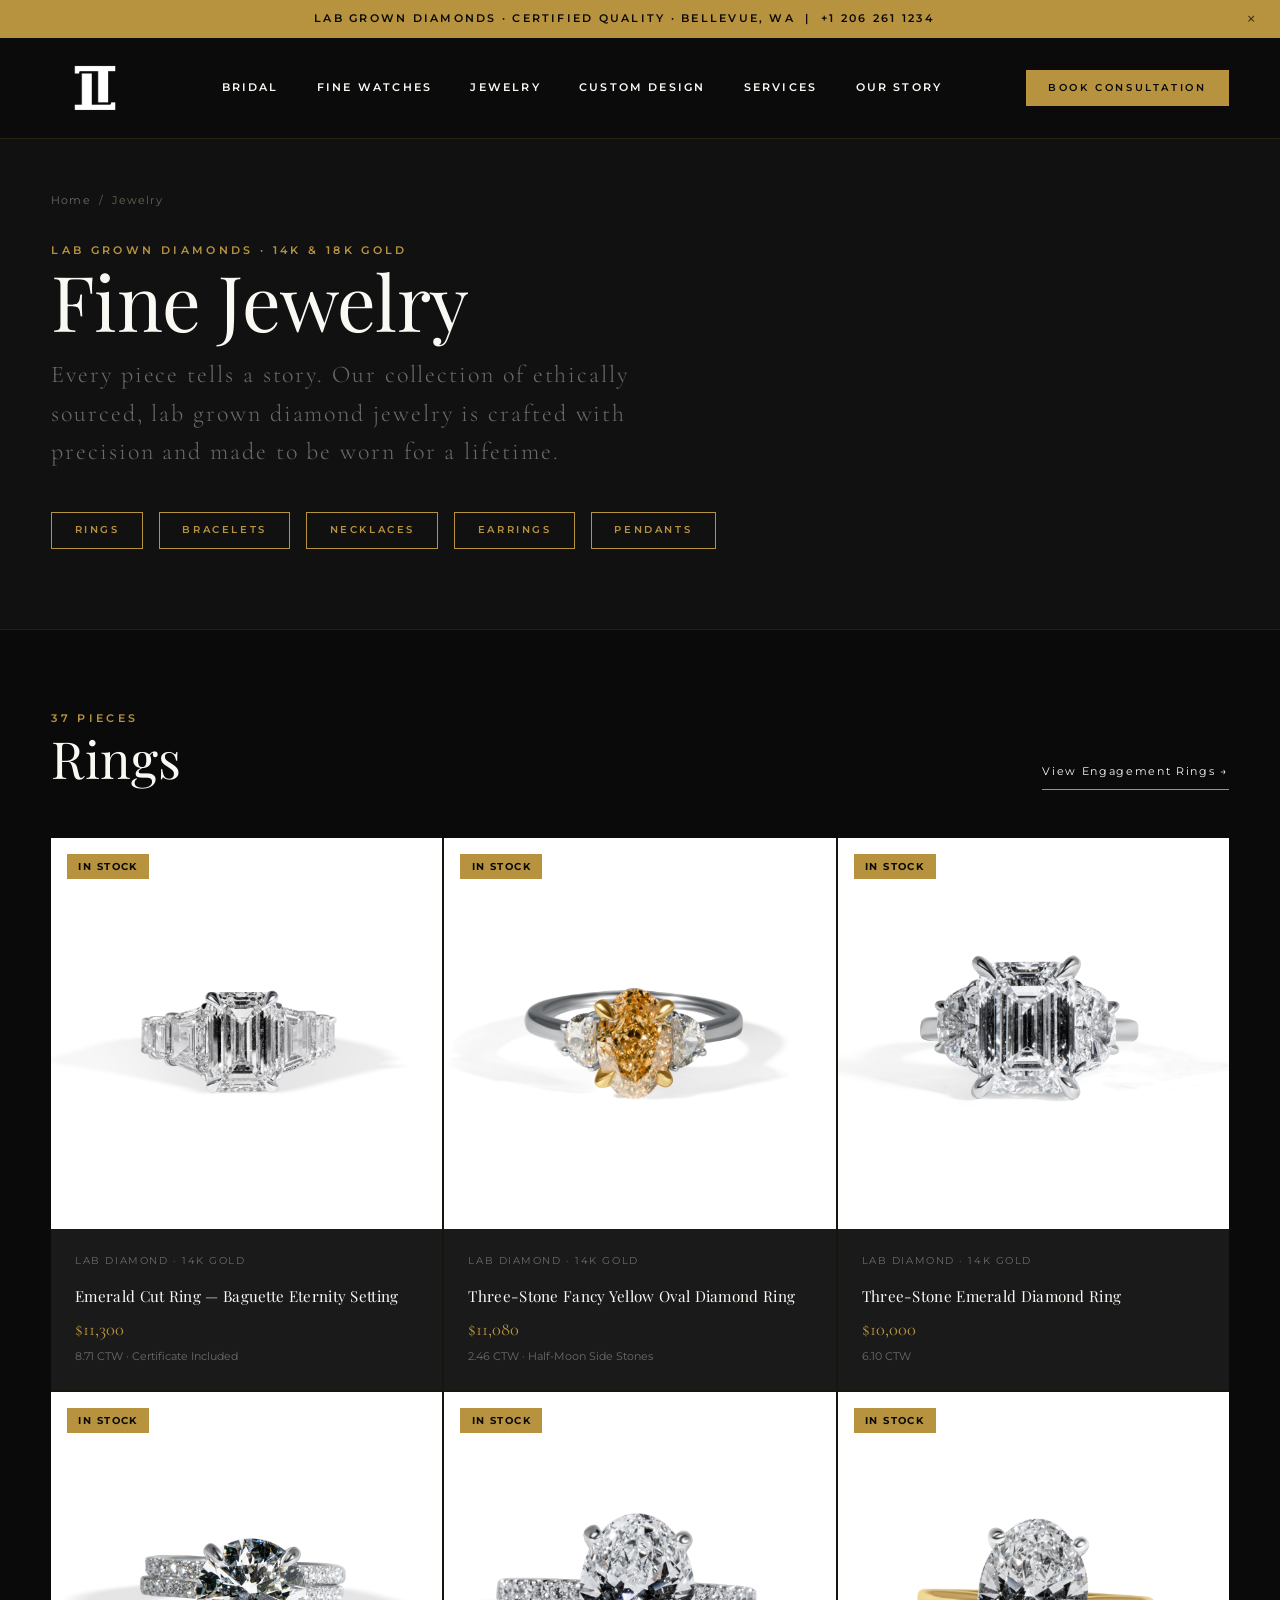
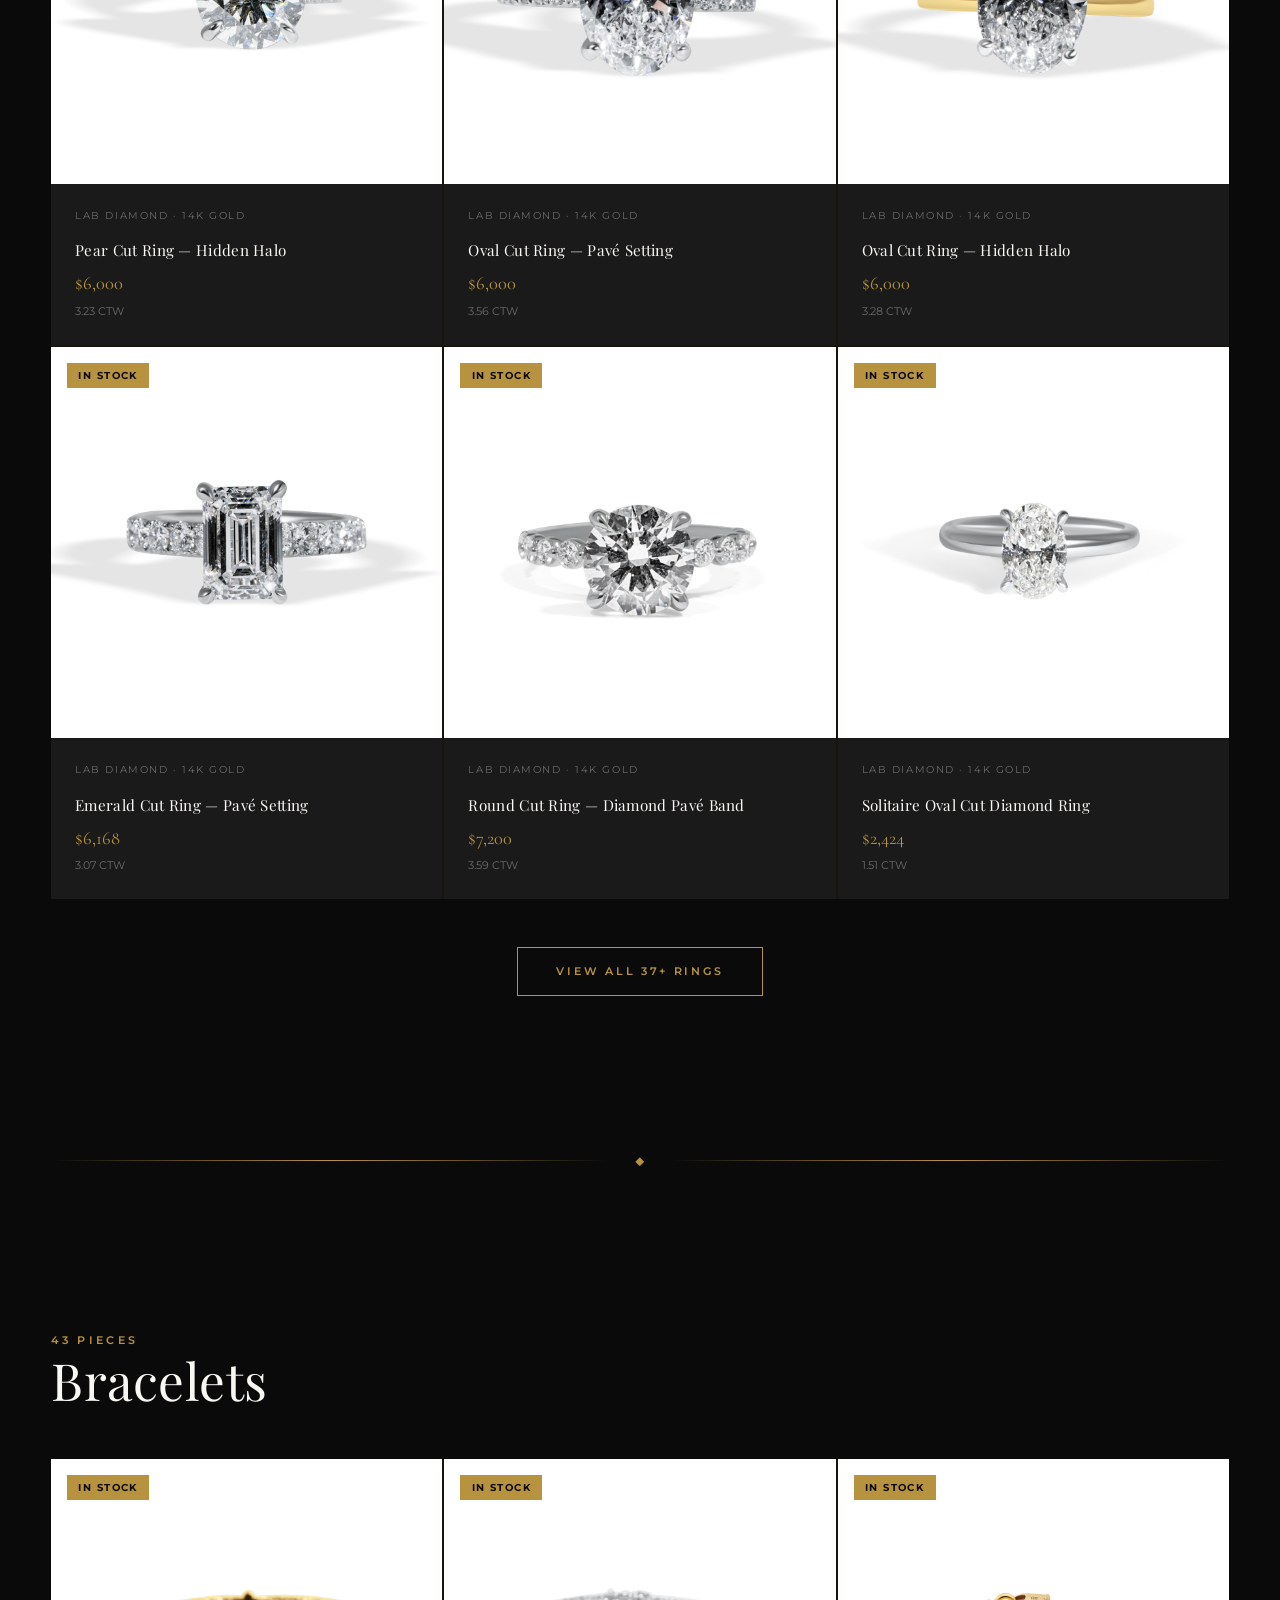
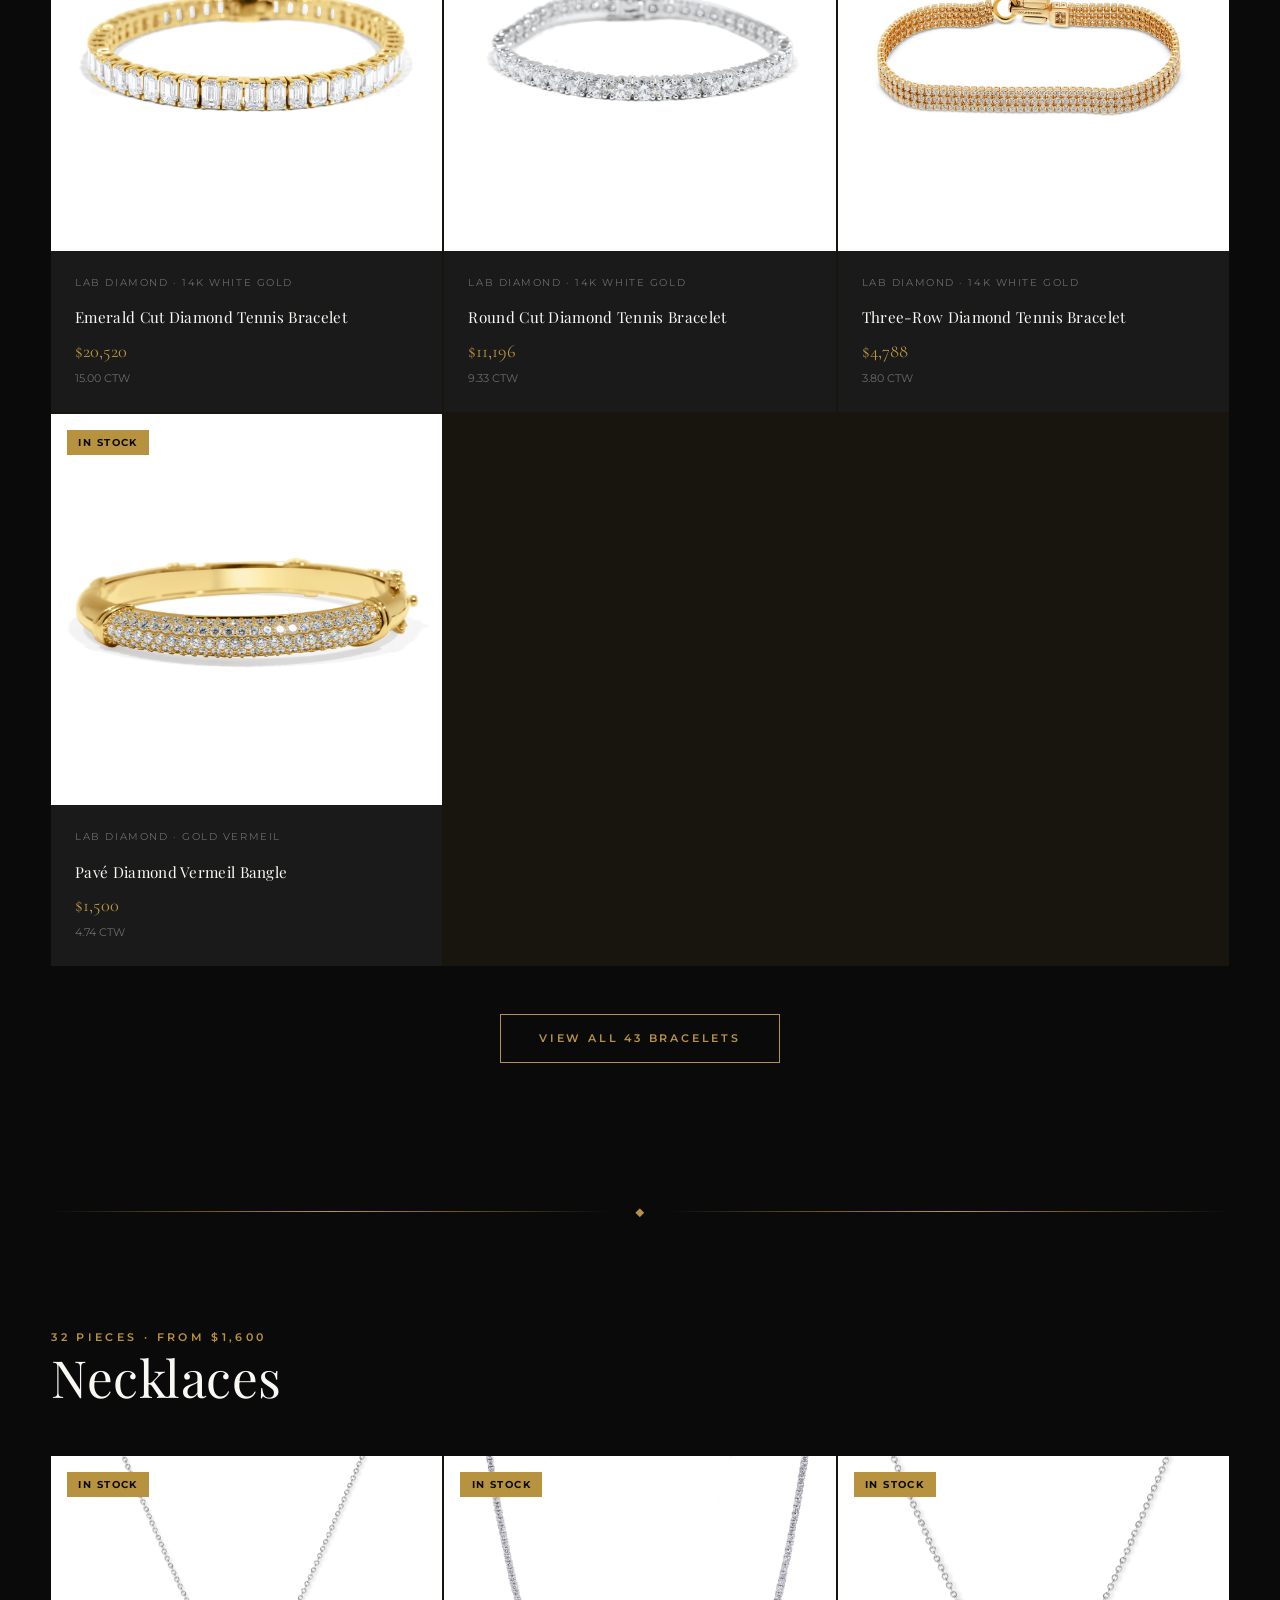
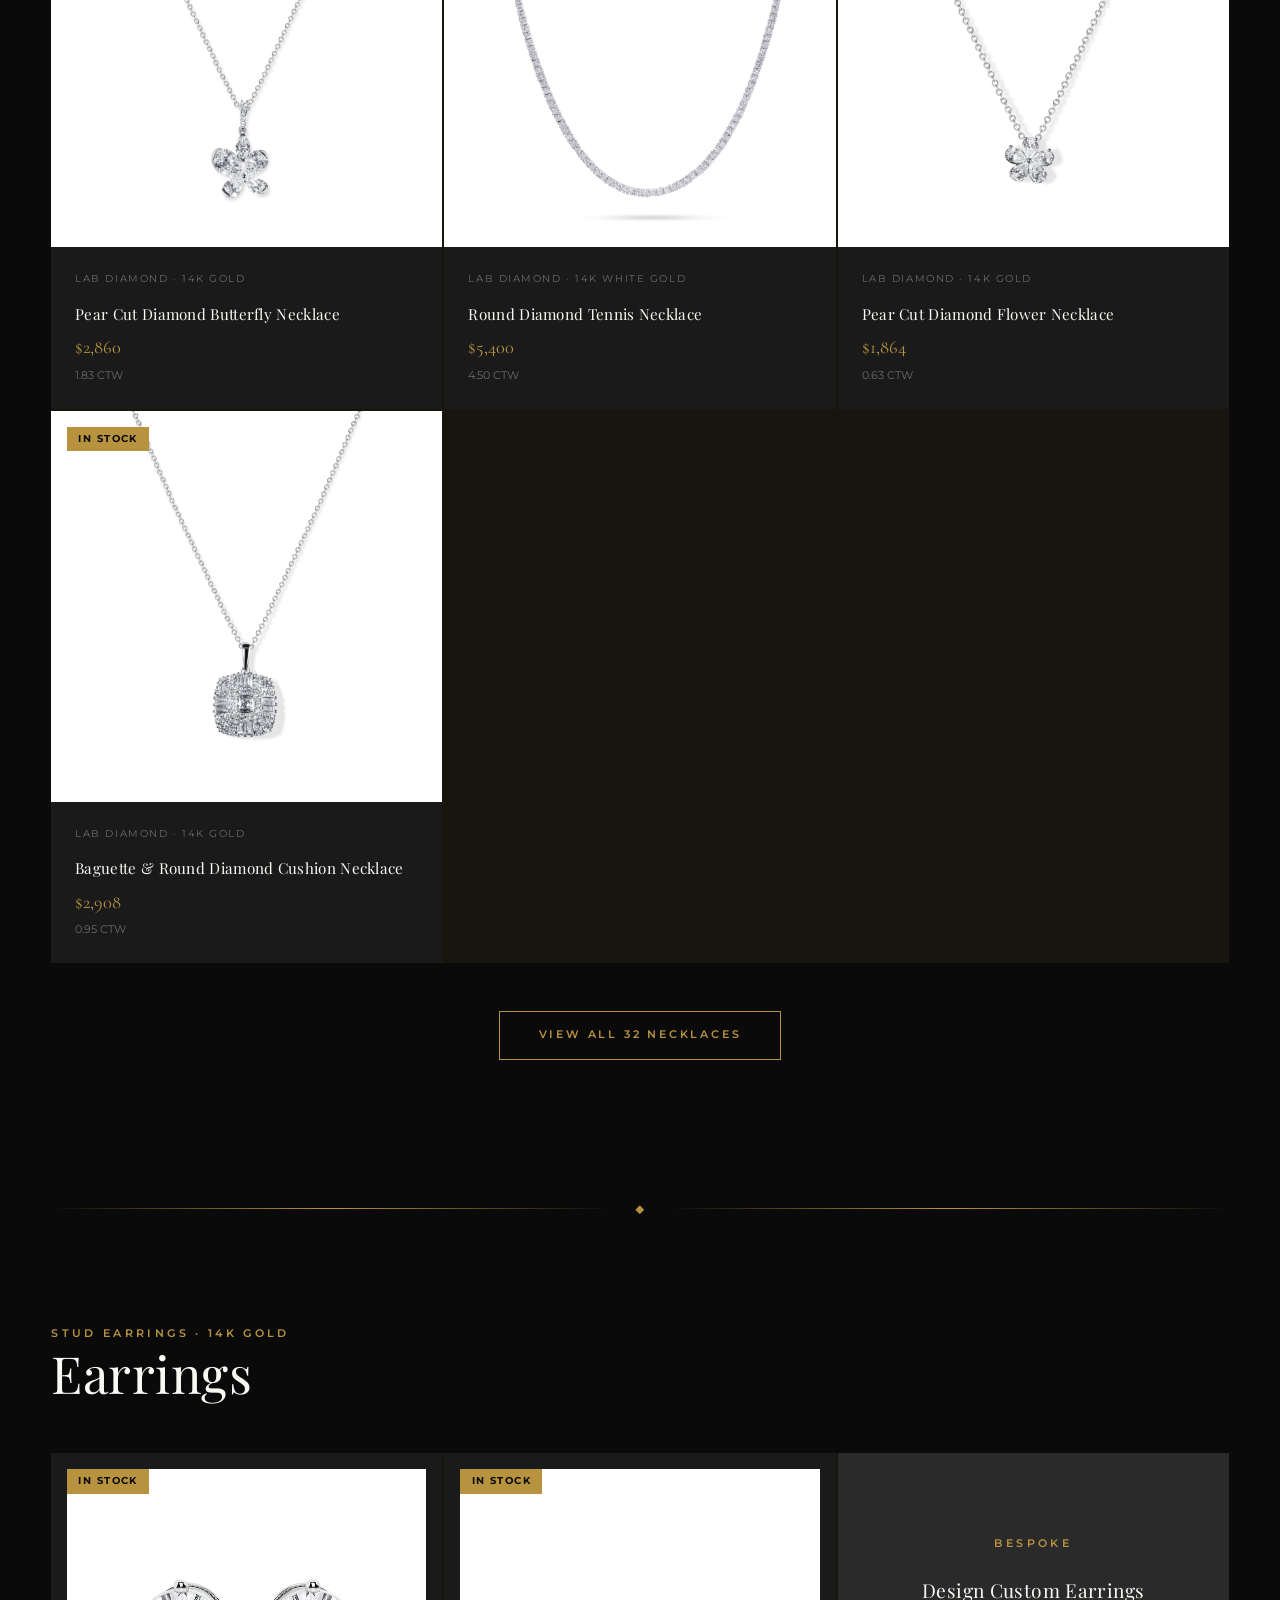
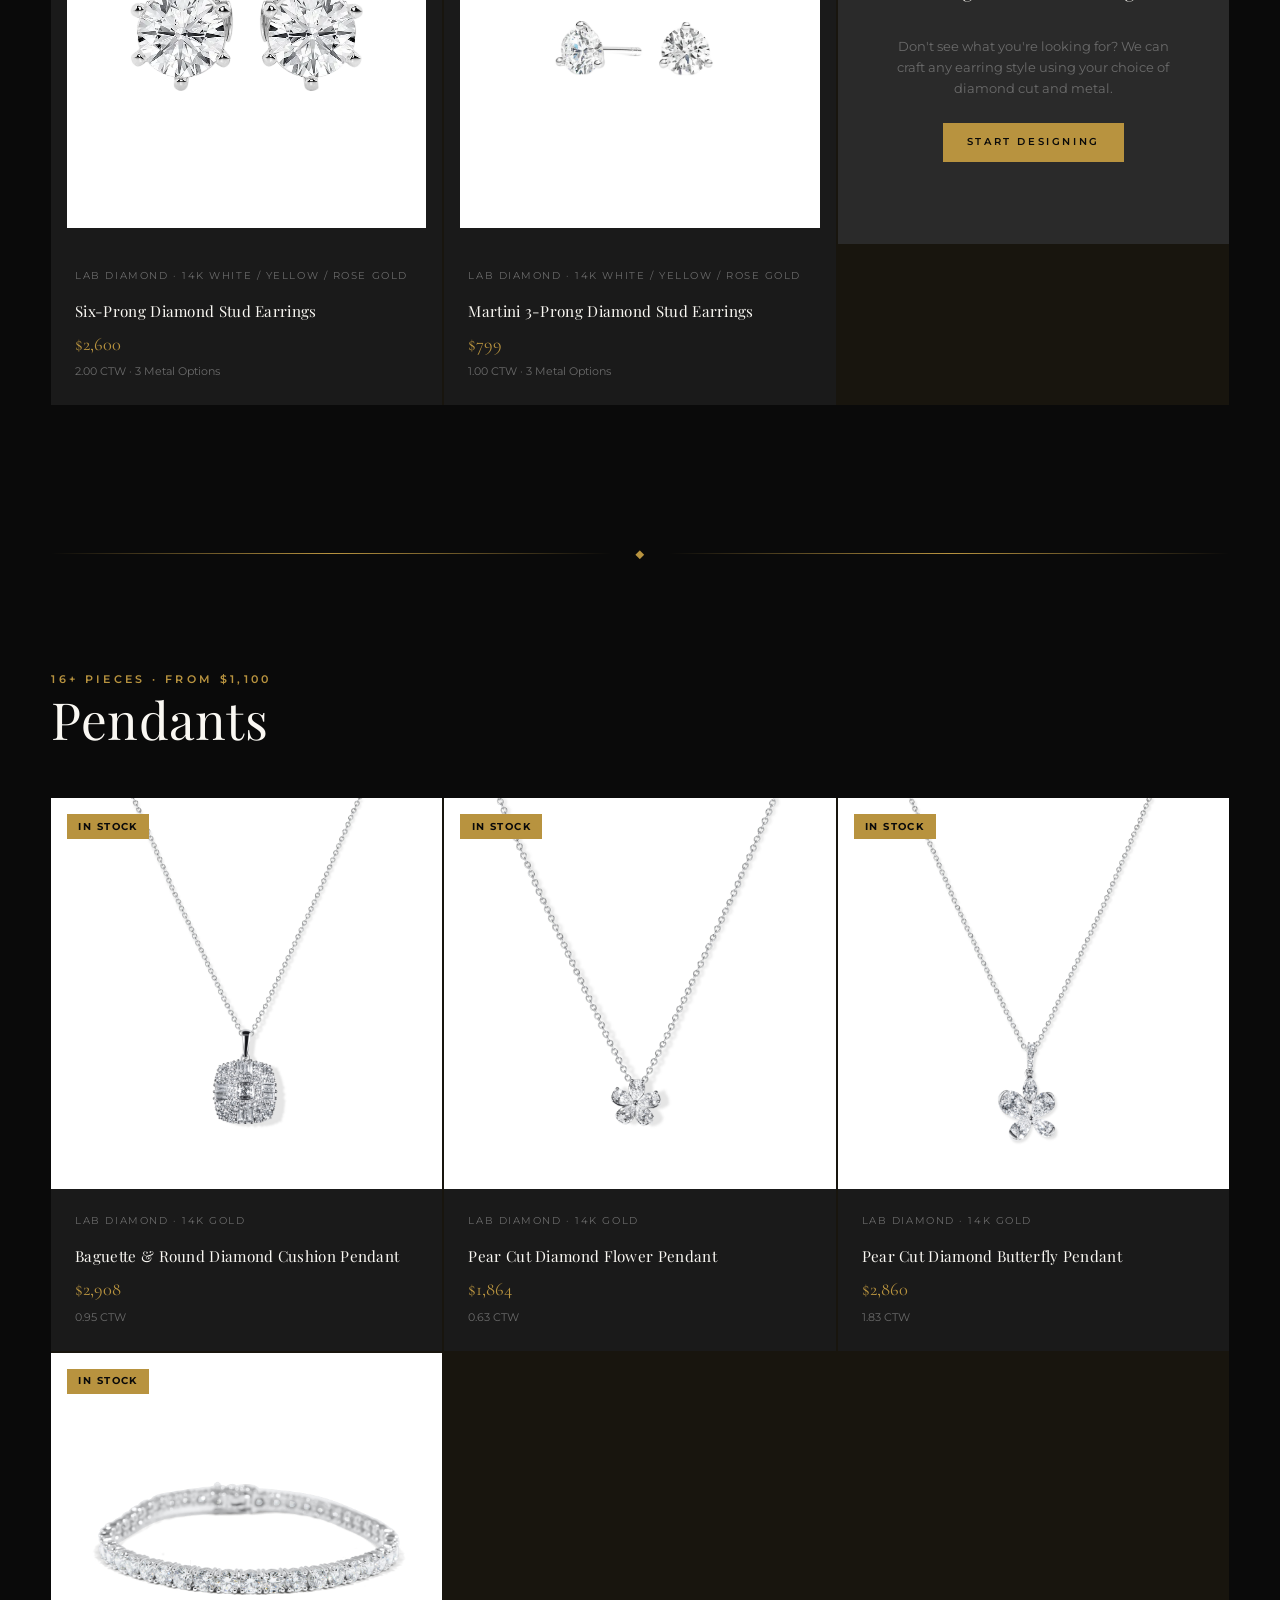
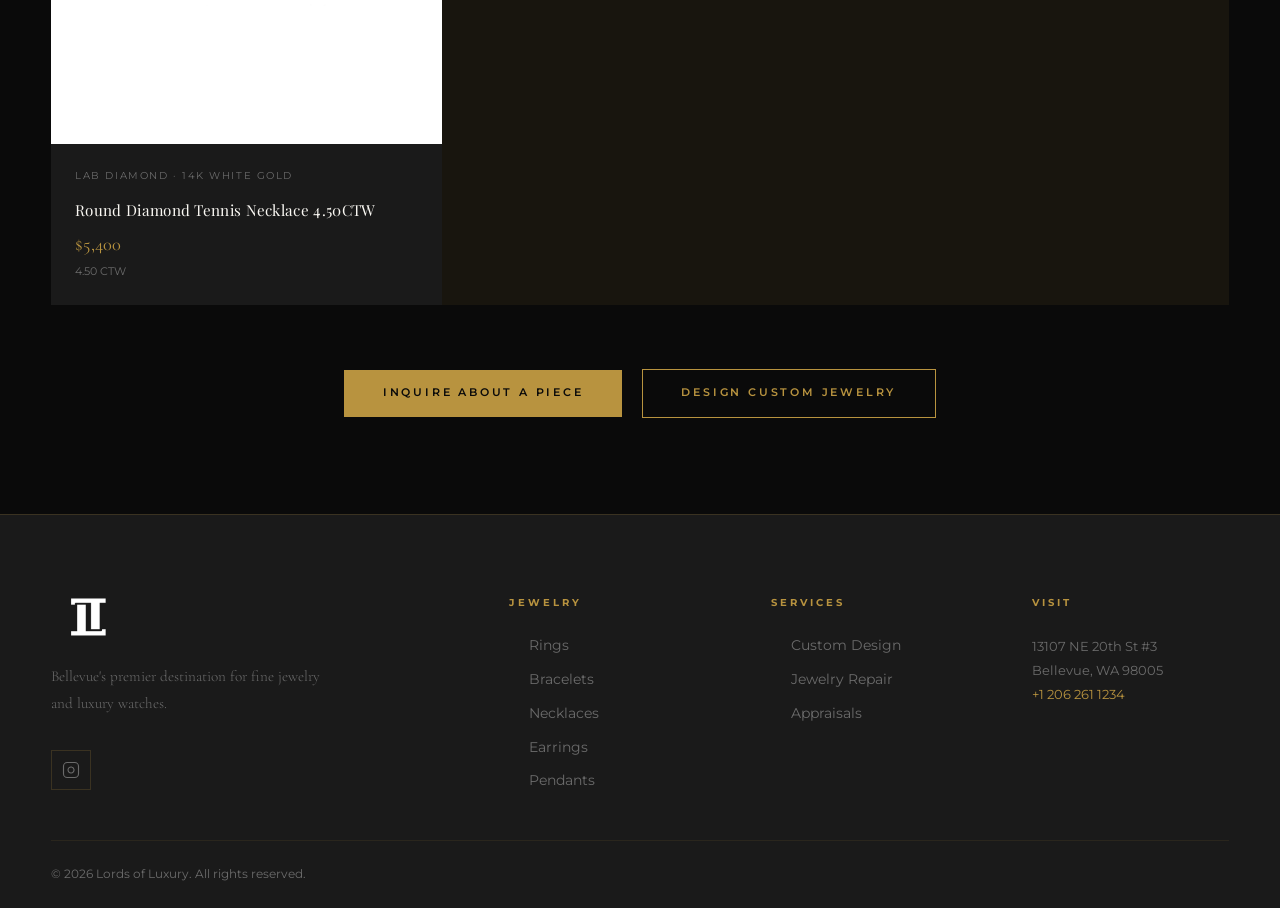
<file: jewelry.html>
<!DOCTYPE html>
<html lang="en">
<head>
  <meta charset="UTF-8">
  <meta name="viewport" content="width=device-width, initial-scale=1.0">
  <title>Fine Jewelry | Diamond Rings, Bracelets, Necklaces | Lords of Luxury Bellevue</title>
  <meta name="description" content="Lab grown diamond jewelry at Lords of Luxury, Bellevue WA. Engagement rings, tennis bracelets, diamond necklaces, earrings, and pendants from $799. Call +1 206 261 1234.">
  <meta name="robots" content="index, follow">
  <link rel="canonical" href="https://lordsofluxury.com/jewelry.html">
  <meta property="og:title" content="Fine Jewelry | Diamond Rings, Bracelets, Necklaces | Lords of Luxury">
  <meta property="og:description" content="Lab grown diamond engagement rings, tennis bracelets, necklaces, earrings. Bellevue, WA.">
  <meta property="og:type" content="website">
  <meta property="og:image" content="https://di14mehdi8.github.io/lordsofluxury/images/og-card.png">
  <meta property="og:url" content="https://lordsofluxury.com/jewelry.html">
  <meta name="twitter:card" content="summary_large_image">
  <meta name="twitter:image" content="https://di14mehdi8.github.io/lordsofluxury/images/og-card.png">
  <script type="application/ld+json">
  {
    "@context": "https://schema.org",
    "@type": "CollectionPage",
    "name": "Fine Jewelry | Lords of Luxury",
    "description": "Lab grown diamond engagement rings, bracelets, necklaces, earrings, and pendants. Bellevue, WA.",
    "url": "https://lordsofluxury.com/jewelry.html",
    "breadcrumb": {
      "@type": "BreadcrumbList",
      "itemListElement": [
        {"@type": "ListItem", "position": 1, "name": "Home", "item": "https://lordsofluxury.com/"},
        {"@type": "ListItem", "position": 2, "name": "Jewelry", "item": "https://lordsofluxury.com/jewelry.html"}
      ]
    }
  }
  </script>
  <link rel="preconnect" href="https://fonts.googleapis.com">
  <link rel="preconnect" href="https://fonts.gstatic.com" crossorigin>
  <link href="https://fonts.googleapis.com/css2?family=Playfair+Display:ital,wght@0,300;0,400;0,500;0,700;1,400;1,500&family=Cormorant+Garamond:ital,wght@0,300;0,400;0,500;1,300;1,400&family=Montserrat:wght@300;400;500;600;700&display=swap" rel="stylesheet">
  <link rel="stylesheet" href="css/main.css">
  <link rel="icon" type="image/png" sizes="32x32" href="images/favicon-32.png">
  <link rel="icon" type="image/png" sizes="16x16" href="images/favicon-16.png">
  <link rel="apple-touch-icon" sizes="180x180" href="images/apple-touch-icon.png">
  <link rel="manifest" href="site.webmanifest">
  <meta name="theme-color" content="#0a0a0a">
</head>
<body>

<div class="scroll-progress" aria-hidden="true"></div>
<div class="announcement-bar" role="alert">
  <span>Lab Grown Diamonds · Certified Quality · Bellevue, WA &nbsp;|&nbsp; +1 206 261 1234</span>
</div>

<header id="site-header" role="banner">
  <div class="header-inner">
    <a href="/" class="logo" aria-label="Lords of Luxury home">
      <img src="images/logo.png" alt="Lords of Luxury" width="160" height="52" fetchpriority="high">
    </a>
    <nav class="main-nav" aria-label="Primary navigation">
      <div class="nav-item"><a href="bridal.html" class="nav-link">Bridal</a></div>
      <div class="nav-item"><a href="watches.html" class="nav-link">Fine Watches</a></div>
      <div class="nav-item"><a href="jewelry.html" class="nav-link" aria-current="page">Jewelry</a></div>
      <div class="nav-item"><a href="custom-design.html" class="nav-link">Custom Design</a></div>
      <div class="nav-item"><a href="services.html" class="nav-link">Services</a></div>
      <div class="nav-item"><a href="about.html" class="nav-link">Our Story</a></div>
    </nav>
    <div class="header-actions">
      <a href="contact.html" class="btn btn-gold" style="padding:0.6rem 1.4rem;font-size:0.65rem;">Book Consultation</a>
      <button class="menu-toggle" aria-label="Open menu"><span></span><span></span><span></span></button>
    </div>
  </div>
</header>

<div class="mobile-nav-overlay" aria-hidden="true"></div>
<nav class="mobile-nav" id="mobile-nav" aria-label="Mobile navigation">
  <button class="mobile-nav-close" aria-label="Close menu">✕</button>
  <ul class="mobile-nav-list">
    <li><a href="/" class="mobile-nav-link">Home</a></li>
    <li><a href="bridal.html" class="mobile-nav-link">Bridal</a></li>
    <li><a href="watches.html" class="mobile-nav-link">Fine Watches</a></li>
    <li><a href="jewelry.html" class="mobile-nav-link">Jewelry</a></li>
    <li><a href="custom-design.html" class="mobile-nav-link">Custom Design</a></li>
    <li><a href="services.html" class="mobile-nav-link">Services</a></li>
    <li><a href="about.html" class="mobile-nav-link">Our Story</a></li>
    <li><a href="contact.html" class="mobile-nav-link">Contact</a></li>
  </ul>
</nav>

<!-- Hero -->
<section class="collection-hero">
  <div class="container">
    <nav class="breadcrumb" aria-label="Breadcrumb">
      <a href="/">Home</a><span>/</span><span aria-current="page">Jewelry</span>
    </nav>
    <p class="eyebrow">Lab Grown Diamonds · 14K &amp; 18K Gold</p>
    <h1 class="display fade-up" style="font-size:clamp(2.5rem,6vw,5rem);">Fine Jewelry</h1>
    <p class="subheadline fade-up" style="margin-top:1rem;color:var(--grey);max-width:600px;">
      Every piece tells a story. Our collection of ethically sourced, lab grown diamond jewelry is crafted with precision and made to be worn for a lifetime.
    </p>
    <!-- Category quick links -->
    <div style="display:flex;gap:1rem;flex-wrap:wrap;margin-top:2.5rem;" class="fade-up">
      <a href="#rings" class="btn btn-outline" style="font-size:0.65rem;padding:0.6rem 1.4rem;">Rings</a>
      <a href="#bracelets" class="btn btn-outline" style="font-size:0.65rem;padding:0.6rem 1.4rem;">Bracelets</a>
      <a href="#necklaces" class="btn btn-outline" style="font-size:0.65rem;padding:0.6rem 1.4rem;">Necklaces</a>
      <a href="#earrings" class="btn btn-outline" style="font-size:0.65rem;padding:0.6rem 1.4rem;">Earrings</a>
      <a href="#pendants" class="btn btn-outline" style="font-size:0.65rem;padding:0.6rem 1.4rem;">Pendants</a>
    </div>
  </div>
</section>

<!-- ===== RINGS ===== -->
<section id="rings" class="collection-products" style="padding-top:5rem;">
  <div class="container">
    <div class="section-header fade-up" style="display:flex;justify-content:space-between;align-items:flex-end;flex-wrap:wrap;gap:1rem;margin-bottom:3rem;">
      <div>
        <p class="eyebrow">37 Pieces</p>
        <h2 class="headline" id="rings-title">Rings</h2>
      </div>
      <a href="bridal.html" class="btn-ghost" style="font-size:0.7rem;">View Engagement Rings →</a>
    </div>
    <div class="products-grid" role="list" aria-labelledby="rings-title">

      <article class="product-card fade-up" role="listitem" itemscope itemtype="https://schema.org/Product">
        <div class="product-card-image">
          <img src="images/ring-emerald-baguette.jpg" alt="Emerald cut lab-grown diamond engagement ring with baguette eternity setting 8.71CTW" loading="lazy" width="600" height="600" itemprop="image">
          <div class="product-badge">In Stock</div>
        </div>
        <div class="product-info">
          <p class="product-meta">Lab Diamond · 14K Gold</p>
          <h3 class="product-name" itemprop="name">Emerald Cut Ring — Baguette Eternity Setting</h3>
          <div itemprop="offers" itemscope itemtype="https://schema.org/Offer">
            <p class="product-price" itemprop="price" content="11300">$11,300</p>
            <meta itemprop="priceCurrency" content="USD"><meta itemprop="availability" content="https://schema.org/InStock">
          </div>
          <p class="product-price-note">8.71 CTW · Certificate Included</p>
        </div>
      </article>

      <article class="product-card fade-up" role="listitem" itemscope itemtype="https://schema.org/Product">
        <div class="product-card-image">
          <img src="images/ring-three-stone-yellow.jpg" alt="Three stone fancy yellow oval lab-grown diamond with half moon side stones 2.46CTW" loading="lazy" width="600" height="600" itemprop="image">
          <div class="product-badge">In Stock</div>
        </div>
        <div class="product-info">
          <p class="product-meta">Lab Diamond · 14K Gold</p>
          <h3 class="product-name" itemprop="name">Three-Stone Fancy Yellow Oval Diamond Ring</h3>
          <div itemprop="offers" itemscope itemtype="https://schema.org/Offer">
            <p class="product-price" itemprop="price" content="11080">$11,080</p>
            <meta itemprop="priceCurrency" content="USD"><meta itemprop="availability" content="https://schema.org/InStock">
          </div>
          <p class="product-price-note">2.46 CTW · Half-Moon Side Stones</p>
        </div>
      </article>

      <article class="product-card fade-up" role="listitem" itemscope itemtype="https://schema.org/Product">
        <div class="product-card-image">
          <img src="images/ring-three-stone-emerald.jpg" alt="Three stone lab-grown emerald diamond ring 6.10CTW" loading="lazy" width="600" height="600" itemprop="image">
          <div class="product-badge">In Stock</div>
        </div>
        <div class="product-info">
          <p class="product-meta">Lab Diamond · 14K Gold</p>
          <h3 class="product-name" itemprop="name">Three-Stone Emerald Diamond Ring</h3>
          <div itemprop="offers" itemscope itemtype="https://schema.org/Offer">
            <p class="product-price" itemprop="price" content="10000">$10,000</p>
            <meta itemprop="priceCurrency" content="USD"><meta itemprop="availability" content="https://schema.org/InStock">
          </div>
          <p class="product-price-note">6.10 CTW</p>
        </div>
      </article>

      <article class="product-card fade-up" role="listitem" itemscope itemtype="https://schema.org/Product">
        <div class="product-card-image">
          <img src="images/ring-pear-hidden-halo.jpg" alt="Pear cut lab-grown diamond ring with hidden halo 3.23CTW" loading="lazy" width="600" height="600" itemprop="image">
          <div class="product-badge">In Stock</div>
        </div>
        <div class="product-info">
          <p class="product-meta">Lab Diamond · 14K Gold</p>
          <h3 class="product-name" itemprop="name">Pear Cut Ring — Hidden Halo</h3>
          <div itemprop="offers" itemscope itemtype="https://schema.org/Offer">
            <p class="product-price" itemprop="price" content="6000">$6,000</p>
            <meta itemprop="priceCurrency" content="USD"><meta itemprop="availability" content="https://schema.org/InStock">
          </div>
          <p class="product-price-note">3.23 CTW</p>
        </div>
      </article>

      <article class="product-card fade-up" role="listitem" itemscope itemtype="https://schema.org/Product">
        <div class="product-card-image">
          <img src="images/ring-oval-pave.jpg" alt="Oval cut lab-grown diamond ring with pave setting 3.56CTW" loading="lazy" width="600" height="600" itemprop="image">
          <div class="product-badge">In Stock</div>
        </div>
        <div class="product-info">
          <p class="product-meta">Lab Diamond · 14K Gold</p>
          <h3 class="product-name" itemprop="name">Oval Cut Ring — Pavé Setting</h3>
          <div itemprop="offers" itemscope itemtype="https://schema.org/Offer">
            <p class="product-price" itemprop="price" content="6000">$6,000</p>
            <meta itemprop="priceCurrency" content="USD"><meta itemprop="availability" content="https://schema.org/InStock">
          </div>
          <p class="product-price-note">3.56 CTW</p>
        </div>
      </article>

      <article class="product-card fade-up" role="listitem" itemscope itemtype="https://schema.org/Product">
        <div class="product-card-image">
          <img src="images/ring-oval-hidden-halo.jpg" alt="Oval cut lab-grown diamond ring with hidden halo 3.28CTW" loading="lazy" width="600" height="600" itemprop="image">
          <div class="product-badge">In Stock</div>
        </div>
        <div class="product-info">
          <p class="product-meta">Lab Diamond · 14K Gold</p>
          <h3 class="product-name" itemprop="name">Oval Cut Ring — Hidden Halo</h3>
          <div itemprop="offers" itemscope itemtype="https://schema.org/Offer">
            <p class="product-price" itemprop="price" content="6000">$6,000</p>
            <meta itemprop="priceCurrency" content="USD"><meta itemprop="availability" content="https://schema.org/InStock">
          </div>
          <p class="product-price-note">3.28 CTW</p>
        </div>
      </article>

      <article class="product-card fade-up" role="listitem" itemscope itemtype="https://schema.org/Product">
        <div class="product-card-image">
          <img src="images/ring-emerald-pave.jpg" alt="Emerald cut lab-grown diamond engagement ring with pave setting 3.07CTW" loading="lazy" width="600" height="600" itemprop="image">
          <div class="product-badge">In Stock</div>
        </div>
        <div class="product-info">
          <p class="product-meta">Lab Diamond · 14K Gold</p>
          <h3 class="product-name" itemprop="name">Emerald Cut Ring — Pavé Setting</h3>
          <div itemprop="offers" itemscope itemtype="https://schema.org/Offer">
            <p class="product-price" itemprop="price" content="6168">$6,168</p>
            <meta itemprop="priceCurrency" content="USD"><meta itemprop="availability" content="https://schema.org/InStock">
          </div>
          <p class="product-price-note">3.07 CTW</p>
        </div>
      </article>

      <article class="product-card fade-up" role="listitem" itemscope itemtype="https://schema.org/Product">
        <div class="product-card-image">
          <img src="images/ring-round-pave-band.jpg" alt="Round cut lab-grown diamond engagement ring with small diamonds on band 3.59CTW" loading="lazy" width="600" height="600" itemprop="image">
          <div class="product-badge">In Stock</div>
        </div>
        <div class="product-info">
          <p class="product-meta">Lab Diamond · 14K Gold</p>
          <h3 class="product-name" itemprop="name">Round Cut Ring — Diamond Pavé Band</h3>
          <div itemprop="offers" itemscope itemtype="https://schema.org/Offer">
            <p class="product-price" itemprop="price" content="7200">$7,200</p>
            <meta itemprop="priceCurrency" content="USD"><meta itemprop="availability" content="https://schema.org/InStock">
          </div>
          <p class="product-price-note">3.59 CTW</p>
        </div>
      </article>

      <article class="product-card fade-up" role="listitem" itemscope itemtype="https://schema.org/Product">
        <div class="product-card-image">
          <img src="images/ring-solitaire-oval.jpg" alt="Solitaire oval cut lab-grown diamond engagement ring 1.51CTW" loading="lazy" width="600" height="600" itemprop="image">
          <div class="product-badge">In Stock</div>
        </div>
        <div class="product-info">
          <p class="product-meta">Lab Diamond · 14K Gold</p>
          <h3 class="product-name" itemprop="name">Solitaire Oval Cut Diamond Ring</h3>
          <div itemprop="offers" itemscope itemtype="https://schema.org/Offer">
            <p class="product-price" itemprop="price" content="2424">$2,424</p>
            <meta itemprop="priceCurrency" content="USD"><meta itemprop="availability" content="https://schema.org/InStock">
          </div>
          <p class="product-price-note">1.51 CTW</p>
        </div>
      </article>

    </div>

    <div style="text-align:center;margin-top:3rem;" class="fade-up">
      <a href="bridal.html" class="btn btn-outline">View All 37+ Rings</a>
    </div>
  </div>
</section>

<!-- Divider -->
<div style="padding:3rem 0;"><div class="divider container"><span class="divider-icon">◆</span></div></div>

<!-- ===== BRACELETS ===== -->
<section id="bracelets" style="padding-bottom:5rem;">
  <div class="container">
    <div class="section-header fade-up" style="margin-bottom:3rem;">
      <p class="eyebrow">43 Pieces</p>
      <h2 class="headline" id="bracelets-title">Bracelets</h2>
    </div>
    <div class="products-grid" role="list" aria-labelledby="bracelets-title">

      <article class="product-card fade-up" role="listitem" itemscope itemtype="https://schema.org/Product">
        <div class="product-card-image">
          <img src="images/bracelet-tennis-emerald.jpg" alt="Emerald cut lab-grown diamond tennis bracelet 15CTW" loading="lazy" width="600" height="600" itemprop="image">
          <div class="product-badge">In Stock</div>
        </div>
        <div class="product-info">
          <p class="product-meta">Lab Diamond · 14K White Gold</p>
          <h3 class="product-name" itemprop="name">Emerald Cut Diamond Tennis Bracelet</h3>
          <div itemprop="offers" itemscope itemtype="https://schema.org/Offer">
            <p class="product-price" itemprop="price" content="20520">$20,520</p>
            <meta itemprop="priceCurrency" content="USD"><meta itemprop="availability" content="https://schema.org/InStock">
          </div>
          <p class="product-price-note">15.00 CTW</p>
        </div>
      </article>

      <article class="product-card fade-up" role="listitem" itemscope itemtype="https://schema.org/Product">
        <div class="product-card-image">
          <img src="images/bracelet-tennis-round.jpg" alt="Round cut lab-grown diamond tennis bracelet 9.33CTW" loading="lazy" width="600" height="600" itemprop="image">
          <div class="product-badge">In Stock</div>
        </div>
        <div class="product-info">
          <p class="product-meta">Lab Diamond · 14K White Gold</p>
          <h3 class="product-name" itemprop="name">Round Cut Diamond Tennis Bracelet</h3>
          <div itemprop="offers" itemscope itemtype="https://schema.org/Offer">
            <p class="product-price" itemprop="price" content="11196">$11,196</p>
            <meta itemprop="priceCurrency" content="USD"><meta itemprop="availability" content="https://schema.org/InStock">
          </div>
          <p class="product-price-note">9.33 CTW</p>
        </div>
      </article>

      <article class="product-card fade-up" role="listitem" itemscope itemtype="https://schema.org/Product">
        <div class="product-card-image">
          <img src="images/bracelet-three-row.jpg" alt="Three row lab-grown diamond tennis bracelet 3.80CTW" loading="lazy" width="600" height="600" itemprop="image">
          <div class="product-badge">In Stock</div>
        </div>
        <div class="product-info">
          <p class="product-meta">Lab Diamond · 14K White Gold</p>
          <h3 class="product-name" itemprop="name">Three-Row Diamond Tennis Bracelet</h3>
          <div itemprop="offers" itemscope itemtype="https://schema.org/Offer">
            <p class="product-price" itemprop="price" content="4788">$4,788</p>
            <meta itemprop="priceCurrency" content="USD"><meta itemprop="availability" content="https://schema.org/InStock">
          </div>
          <p class="product-price-note">3.80 CTW</p>
        </div>
      </article>

      <article class="product-card fade-up" role="listitem" itemscope itemtype="https://schema.org/Product">
        <div class="product-card-image">
          <img src="images/bracelet-bangle-pave.jpg" alt="Pave set round cut lab-grown diamond vermeil bangle 4.74CTW" loading="lazy" width="600" height="600" itemprop="image">
          <div class="product-badge">In Stock</div>
        </div>
        <div class="product-info">
          <p class="product-meta">Lab Diamond · Gold Vermeil</p>
          <h3 class="product-name" itemprop="name">Pavé Diamond Vermeil Bangle</h3>
          <div itemprop="offers" itemscope itemtype="https://schema.org/Offer">
            <p class="product-price" itemprop="price" content="1500">$1,500</p>
            <meta itemprop="priceCurrency" content="USD"><meta itemprop="availability" content="https://schema.org/InStock">
          </div>
          <p class="product-price-note">4.74 CTW</p>
        </div>
      </article>

    </div>
    <div style="text-align:center;margin-top:3rem;" class="fade-up">
      <a href="contact.html" class="btn btn-outline">View All 43 Bracelets</a>
    </div>
  </div>
</section>

<div style="padding:1rem 0;"><div class="divider container"><span class="divider-icon">◆</span></div></div>

<!-- ===== NECKLACES ===== -->
<section id="necklaces" style="padding:3rem 0 5rem;">
  <div class="container">
    <div class="section-header fade-up" style="margin-bottom:3rem;">
      <p class="eyebrow">32 Pieces · From $1,600</p>
      <h2 class="headline" id="necklaces-title">Necklaces</h2>
    </div>
    <div class="products-grid" role="list" aria-labelledby="necklaces-title">

      <article class="product-card fade-up" role="listitem" itemscope itemtype="https://schema.org/Product">
        <div class="product-card-image">
          <img src="images/necklace-butterfly.jpg" alt="Pear cut lab-grown diamond butterfly necklace 1.83CTW" loading="lazy" width="600" height="600" itemprop="image">
          <div class="product-badge">In Stock</div>
        </div>
        <div class="product-info">
          <p class="product-meta">Lab Diamond · 14K Gold</p>
          <h3 class="product-name" itemprop="name">Pear Cut Diamond Butterfly Necklace</h3>
          <div itemprop="offers" itemscope itemtype="https://schema.org/Offer">
            <p class="product-price" itemprop="price" content="2860">$2,860</p>
            <meta itemprop="priceCurrency" content="USD"><meta itemprop="availability" content="https://schema.org/InStock">
          </div>
          <p class="product-price-note">1.83 CTW</p>
        </div>
      </article>

      <article class="product-card fade-up" role="listitem" itemscope itemtype="https://schema.org/Product">
        <div class="product-card-image">
          <img src="images/necklace-tennis-round.jpg" alt="Round cut lab-grown diamond tennis necklace 4.50CTW" loading="lazy" width="600" height="600" itemprop="image">
          <div class="product-badge">In Stock</div>
        </div>
        <div class="product-info">
          <p class="product-meta">Lab Diamond · 14K White Gold</p>
          <h3 class="product-name" itemprop="name">Round Diamond Tennis Necklace</h3>
          <div itemprop="offers" itemscope itemtype="https://schema.org/Offer">
            <p class="product-price" itemprop="price" content="5400">$5,400</p>
            <meta itemprop="priceCurrency" content="USD"><meta itemprop="availability" content="https://schema.org/InStock">
          </div>
          <p class="product-price-note">4.50 CTW</p>
        </div>
      </article>

      <article class="product-card fade-up" role="listitem" itemscope itemtype="https://schema.org/Product">
        <div class="product-card-image">
          <img src="images/necklace-flower.jpg" alt="Pear cut lab-grown diamond flower necklace 0.63CTW" loading="lazy" width="600" height="600" itemprop="image">
          <div class="product-badge">In Stock</div>
        </div>
        <div class="product-info">
          <p class="product-meta">Lab Diamond · 14K Gold</p>
          <h3 class="product-name" itemprop="name">Pear Cut Diamond Flower Necklace</h3>
          <div itemprop="offers" itemscope itemtype="https://schema.org/Offer">
            <p class="product-price" itemprop="price" content="1864">$1,864</p>
            <meta itemprop="priceCurrency" content="USD"><meta itemprop="availability" content="https://schema.org/InStock">
          </div>
          <p class="product-price-note">0.63 CTW</p>
        </div>
      </article>

      <article class="product-card fade-up" role="listitem" itemscope itemtype="https://schema.org/Product">
        <div class="product-card-image">
          <img src="images/necklace-cushion.jpg" alt="Clustered baguette and round cut lab-grown diamonds cushion-shape necklace 0.95CTW" loading="lazy" width="600" height="600" itemprop="image">
          <div class="product-badge">In Stock</div>
        </div>
        <div class="product-info">
          <p class="product-meta">Lab Diamond · 14K Gold</p>
          <h3 class="product-name" itemprop="name">Baguette &amp; Round Diamond Cushion Necklace</h3>
          <div itemprop="offers" itemscope itemtype="https://schema.org/Offer">
            <p class="product-price" itemprop="price" content="2908">$2,908</p>
            <meta itemprop="priceCurrency" content="USD"><meta itemprop="availability" content="https://schema.org/InStock">
          </div>
          <p class="product-price-note">0.95 CTW</p>
        </div>
      </article>

    </div>
    <div style="text-align:center;margin-top:3rem;" class="fade-up">
      <a href="contact.html" class="btn btn-outline">View All 32 Necklaces</a>
    </div>
  </div>
</section>

<div style="padding:1rem 0;"><div class="divider container"><span class="divider-icon">◆</span></div></div>

<!-- ===== EARRINGS ===== -->
<section id="earrings" style="padding:3rem 0 5rem;">
  <div class="container">
    <div class="section-header fade-up" style="margin-bottom:3rem;">
      <p class="eyebrow">Stud Earrings · 14K Gold</p>
      <h2 class="headline" id="earrings-title">Earrings</h2>
    </div>
    <div class="products-grid" role="list" aria-labelledby="earrings-title">

      <article class="product-card fade-up" role="listitem" itemscope itemtype="https://schema.org/Product">
        <div class="product-card-image">
          <img src="images/earrings-stud-6prong.png" alt="Six prong lab-grown diamond stud earrings 2.00CTW available in 14K white, yellow, and rose gold" loading="lazy" width="600" height="600" itemprop="image" style="object-fit:contain;background:#1a1a1a;padding:1rem;">
          <div class="product-badge">In Stock</div>
        </div>
        <div class="product-info">
          <p class="product-meta">Lab Diamond · 14K White / Yellow / Rose Gold</p>
          <h3 class="product-name" itemprop="name">Six-Prong Diamond Stud Earrings</h3>
          <div itemprop="offers" itemscope itemtype="https://schema.org/Offer">
            <p class="product-price" itemprop="price" content="2600">$2,600</p>
            <meta itemprop="priceCurrency" content="USD"><meta itemprop="availability" content="https://schema.org/InStock">
          </div>
          <p class="product-price-note">2.00 CTW · 3 Metal Options</p>
        </div>
      </article>

      <article class="product-card fade-up" role="listitem" itemscope itemtype="https://schema.org/Product">
        <div class="product-card-image">
          <img src="images/earrings-martini.png" alt="Martini 3 prong lab-grown diamond stud earrings 1.00CTW" loading="lazy" width="600" height="600" itemprop="image" style="object-fit:contain;background:#1a1a1a;padding:1rem;">
          <div class="product-badge">In Stock</div>
        </div>
        <div class="product-info">
          <p class="product-meta">Lab Diamond · 14K White / Yellow / Rose Gold</p>
          <h3 class="product-name" itemprop="name">Martini 3-Prong Diamond Stud Earrings</h3>
          <div itemprop="offers" itemscope itemtype="https://schema.org/Offer">
            <p class="product-price" itemprop="price" content="799">$799</p>
            <meta itemprop="priceCurrency" content="USD"><meta itemprop="availability" content="https://schema.org/InStock">
          </div>
          <p class="product-price-note">1.00 CTW · 3 Metal Options</p>
        </div>
      </article>

      <!-- Custom earrings CTA -->
      <div class="product-card fade-up" style="background:var(--mid);display:flex;align-items:center;justify-content:center;flex-direction:column;gap:1.5rem;padding:3rem;text-align:center;aspect-ratio:1;">
        <p class="eyebrow">Bespoke</p>
        <h3 class="product-name" style="font-family:var(--font-serif);font-size:1.2rem;color:var(--cream);">Design Custom Earrings</h3>
        <p style="font-size:0.82rem;color:var(--grey);line-height:1.6;">Don't see what you're looking for? We can craft any earring style using your choice of diamond cut and metal.</p>
        <a href="custom-design.html" class="btn btn-gold" style="font-size:0.65rem;padding:0.7rem 1.5rem;">Start Designing</a>
      </div>

    </div>
  </div>
</section>

<div style="padding:1rem 0;"><div class="divider container"><span class="divider-icon">◆</span></div></div>

<!-- ===== PENDANTS ===== -->
<section id="pendants" style="padding:3rem 0 6rem;">
  <div class="container">
    <div class="section-header fade-up" style="margin-bottom:3rem;">
      <p class="eyebrow">16+ Pieces · From $1,100</p>
      <h2 class="headline" id="pendants-title">Pendants</h2>
    </div>
    <div class="products-grid" role="list" aria-labelledby="pendants-title">

      <article class="product-card fade-up" role="listitem" itemscope itemtype="https://schema.org/Product">
        <div class="product-card-image">
          <img src="images/necklace-cushion.jpg" alt="Clustered baguette and round cut lab-grown diamonds cushion-shape pendant 0.95CTW" loading="lazy" width="600" height="600" itemprop="image">
          <div class="product-badge">In Stock</div>
        </div>
        <div class="product-info">
          <p class="product-meta">Lab Diamond · 14K Gold</p>
          <h3 class="product-name" itemprop="name">Baguette &amp; Round Diamond Cushion Pendant</h3>
          <div itemprop="offers" itemscope itemtype="https://schema.org/Offer">
            <p class="product-price" itemprop="price" content="2908">$2,908</p>
            <meta itemprop="priceCurrency" content="USD"><meta itemprop="availability" content="https://schema.org/InStock">
          </div>
          <p class="product-price-note">0.95 CTW</p>
        </div>
      </article>

      <article class="product-card fade-up" role="listitem" itemscope itemtype="https://schema.org/Product">
        <div class="product-card-image">
          <img src="images/necklace-flower.jpg" alt="Pear cut lab-grown diamond flower pendant 0.63CTW" loading="lazy" width="600" height="600" itemprop="image">
          <div class="product-badge">In Stock</div>
        </div>
        <div class="product-info">
          <p class="product-meta">Lab Diamond · 14K Gold</p>
          <h3 class="product-name" itemprop="name">Pear Cut Diamond Flower Pendant</h3>
          <div itemprop="offers" itemscope itemtype="https://schema.org/Offer">
            <p class="product-price" itemprop="price" content="1864">$1,864</p>
            <meta itemprop="priceCurrency" content="USD"><meta itemprop="availability" content="https://schema.org/InStock">
          </div>
          <p class="product-price-note">0.63 CTW</p>
        </div>
      </article>

      <article class="product-card fade-up" role="listitem" itemscope itemtype="https://schema.org/Product">
        <div class="product-card-image">
          <img src="images/necklace-butterfly.jpg" alt="Pear cut lab-grown diamond butterfly pendant 1.83CTW" loading="lazy" width="600" height="600" itemprop="image">
          <div class="product-badge">In Stock</div>
        </div>
        <div class="product-info">
          <p class="product-meta">Lab Diamond · 14K Gold</p>
          <h3 class="product-name" itemprop="name">Pear Cut Diamond Butterfly Pendant</h3>
          <div itemprop="offers" itemscope itemtype="https://schema.org/Offer">
            <p class="product-price" itemprop="price" content="2860">$2,860</p>
            <meta itemprop="priceCurrency" content="USD"><meta itemprop="availability" content="https://schema.org/InStock">
          </div>
          <p class="product-price-note">1.83 CTW</p>
        </div>
      </article>

      <article class="product-card fade-up" role="listitem" itemscope itemtype="https://schema.org/Product">
        <div class="product-card-image">
          <img src="images/bracelet-tennis-round.jpg" alt="Round cut lab-grown diamond tennis necklace 4.50CTW" loading="lazy" width="600" height="600" itemprop="image">
          <div class="product-badge">In Stock</div>
        </div>
        <div class="product-info">
          <p class="product-meta">Lab Diamond · 14K White Gold</p>
          <h3 class="product-name" itemprop="name">Round Diamond Tennis Necklace 4.50CTW</h3>
          <div itemprop="offers" itemscope itemtype="https://schema.org/Offer">
            <p class="product-price" itemprop="price" content="5400">$5,400</p>
            <meta itemprop="priceCurrency" content="USD"><meta itemprop="availability" content="https://schema.org/InStock">
          </div>
          <p class="product-price-note">4.50 CTW</p>
        </div>
      </article>

    </div>

    <div style="text-align:center;margin-top:4rem;" class="fade-up">
      <a href="contact.html" class="btn btn-gold" style="margin-right:1rem;">Inquire About a Piece</a>
      <a href="custom-design.html" class="btn btn-outline">Design Custom Jewelry</a>
    </div>
  </div>
</section>

<footer role="contentinfo">
  <div class="container">
    <div class="footer-top">
      <div class="footer-brand">
        <a href="/"><img src="images/logo.png" alt="Lords of Luxury" style="height:44px;width:auto;filter:brightness(0) invert(1);margin-bottom:1.5rem;display:block;" loading="lazy"></a>
        <p class="footer-tagline">Bellevue's premier destination for fine jewelry and luxury watches.</p>
        <div class="footer-social">
          <a href="https://www.instagram.com/lords_of_luxury" class="social-btn" target="_blank" rel="noopener noreferrer" aria-label="Instagram">
            <svg width="18" height="18" viewBox="0 0 24 24" fill="none" stroke="currentColor" stroke-width="1.5"><rect x="2" y="2" width="20" height="20" rx="5"/><path d="M16 11.37A4 4 0 1 1 12.63 8 4 4 0 0 1 16 11.37z"/><line x1="17.5" y1="6.5" x2="17.51" y2="6.5"/></svg>
          </a>
        </div>
      </div>
      <div>
        <p class="footer-col-title">Jewelry</p>
        <ul class="footer-links">
          <li><a href="#rings" class="footer-link">Rings</a></li>
          <li><a href="#bracelets" class="footer-link">Bracelets</a></li>
          <li><a href="#necklaces" class="footer-link">Necklaces</a></li>
          <li><a href="#earrings" class="footer-link">Earrings</a></li>
          <li><a href="#pendants" class="footer-link">Pendants</a></li>
        </ul>
      </div>
      <div>
        <p class="footer-col-title">Services</p>
        <ul class="footer-links">
          <li><a href="custom-design.html" class="footer-link">Custom Design</a></li>
          <li><a href="services.html" class="footer-link">Jewelry Repair</a></li>
          <li><a href="services.html" class="footer-link">Appraisals</a></li>
        </ul>
      </div>
      <div>
        <p class="footer-col-title">Visit</p>
        <address style="font-style:normal;">
          <p style="font-size:0.82rem;color:var(--grey);line-height:1.8;">13107 NE 20th St #3<br>Bellevue, WA 98005<br><a href="tel:+12062611234" style="color:var(--gold);">+1 206 261 1234</a></p>
        </address>
      </div>
    </div>
    <div class="footer-bottom">
      <p class="footer-legal">© <span id="year"></span> Lords of Luxury. All rights reserved.</p>
    </div>
  </div>
</footer>
<button class="back-to-top" aria-label="Back to top">
  <svg width="18" height="18" viewBox="0 0 24 24" fill="none" stroke="currentColor" stroke-width="2"><path d="m18 15-6-6-6 6"/></svg>
</button>
<script>document.getElementById('year').textContent = new Date().getFullYear();</script>
<script src="js/main.js" defer></script>
</body>
</html>
</file>
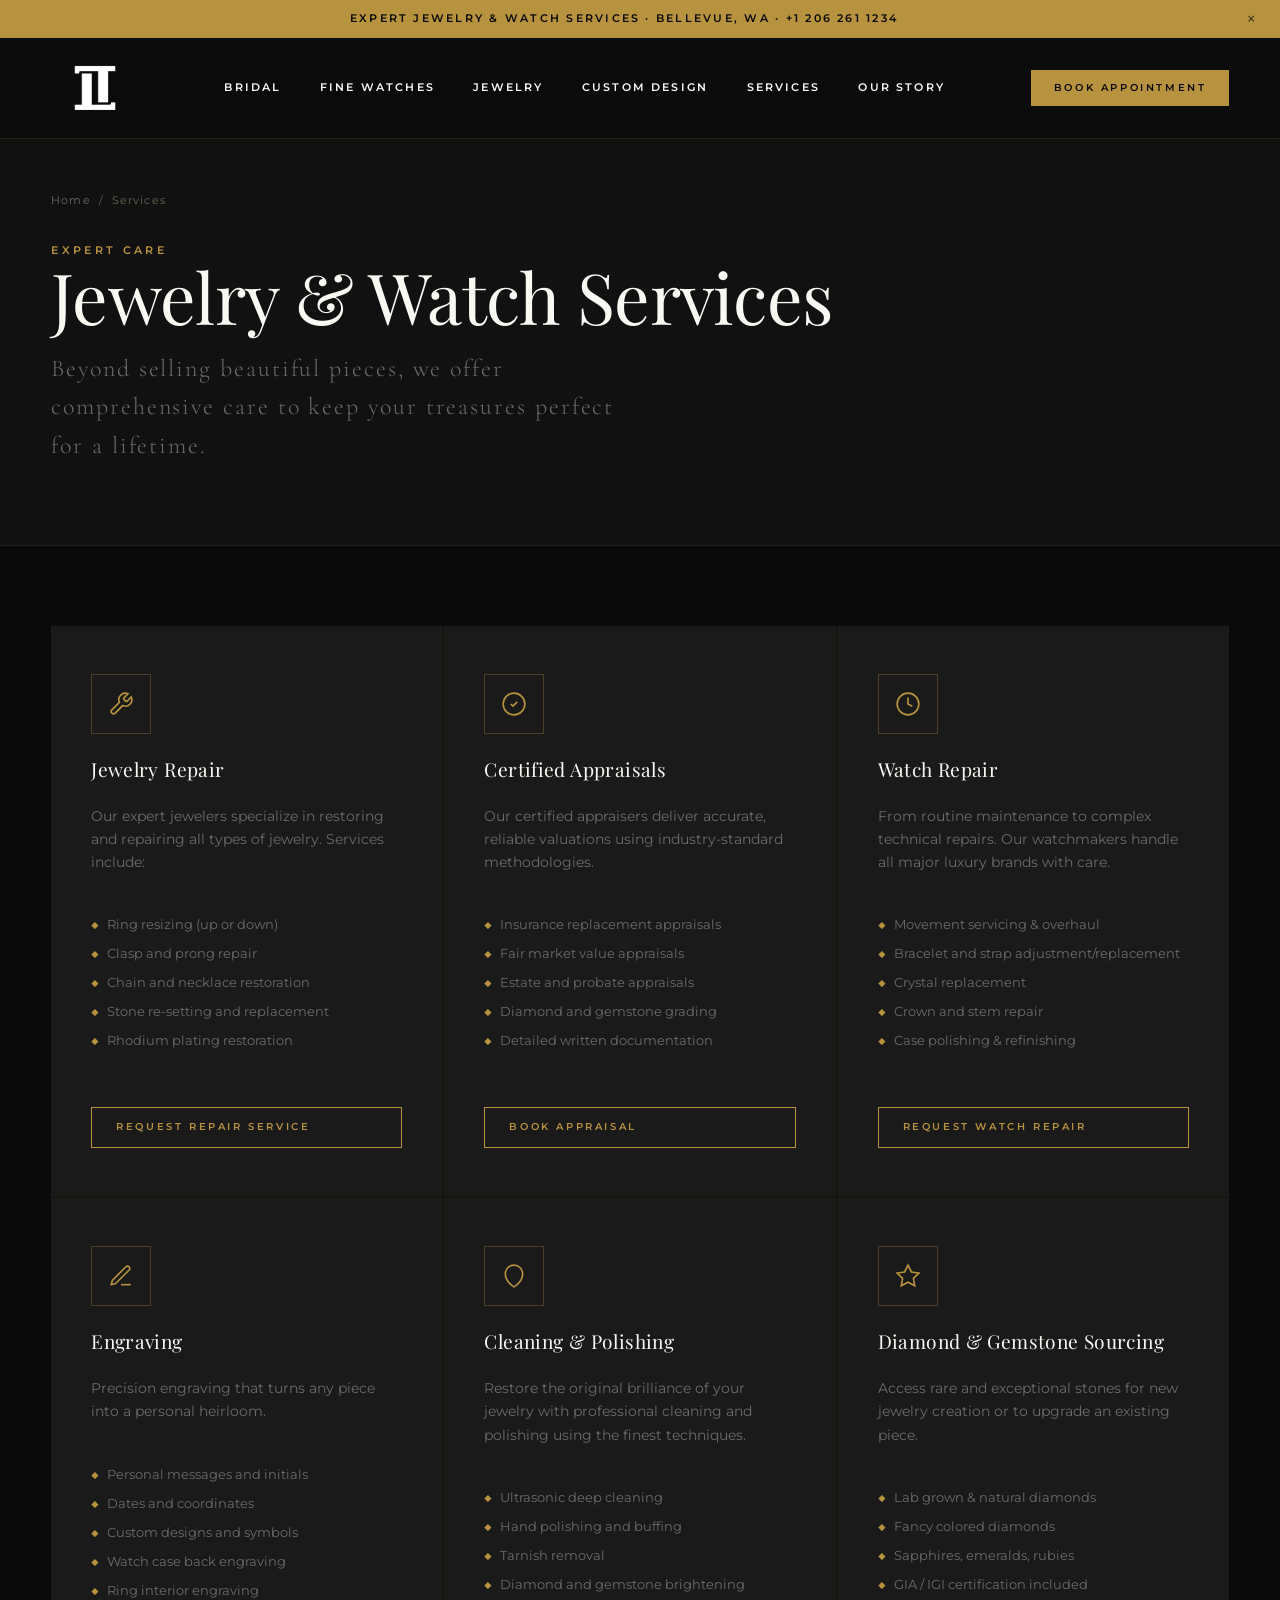
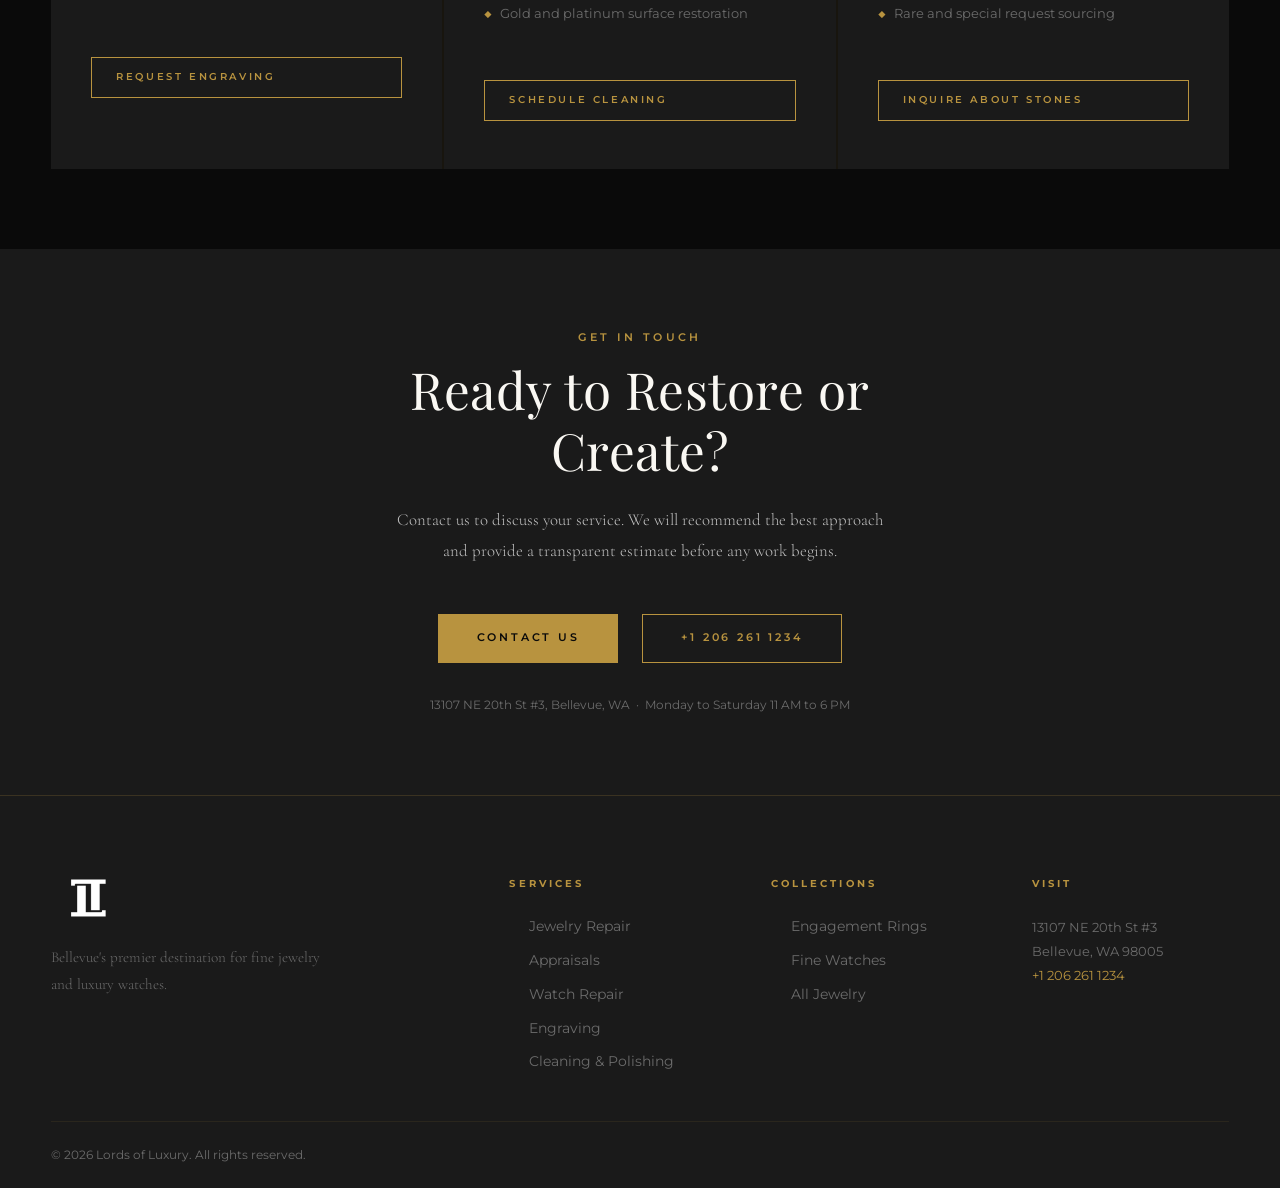
<file: services.html>
<!DOCTYPE html>
<html lang="en">
<head>
  <meta charset="UTF-8">
  <meta name="viewport" content="width=device-width, initial-scale=1.0">
  <title>Jewelry &amp; Watch Services | Repair, Appraisals, Engraving | Lords of Luxury Bellevue</title>
  <meta name="description" content="Expert jewelry and watch services in Bellevue, WA. Ring resizing, jewelry repair, certified appraisals, watch repair, engraving, cleaning and polishing. Call +1 206 261 1234.">
  <meta property="og:type" content="website">
  <meta property="og:title" content="Jewelry &amp; Watch Services | Lords of Luxury Bellevue">
  <meta property="og:description" content="Expert repair, appraisals, engraving, cleaning, and gemstone sourcing.">
  <meta property="og:image" content="https://di14mehdi8.github.io/lordsofluxury/images/og-card.png">
  <meta property="og:url" content="https://lordsofluxury.com/services.html">
  <meta name="twitter:card" content="summary_large_image">
  <meta name="twitter:image" content="https://di14mehdi8.github.io/lordsofluxury/images/og-card.png">
  <meta name="robots" content="index, follow">
  <link rel="canonical" href="https://lordsofluxury.com/services.html">
  <script type="application/ld+json">
  {
    "@context": "https://schema.org",
    "@type": "ItemList",
    "name": "Jewelry and Watch Services | Lords of Luxury",
    "url": "https://lordsofluxury.com/services.html",
    "itemListElement": [
      {"@type": "ListItem", "position": 1, "name": "Jewelry Repair"},
      {"@type": "ListItem", "position": 2, "name": "Certified Appraisals"},
      {"@type": "ListItem", "position": 3, "name": "Watch Repair"},
      {"@type": "ListItem", "position": 4, "name": "Engraving"},
      {"@type": "ListItem", "position": 5, "name": "Cleaning and Polishing"},
      {"@type": "ListItem", "position": 6, "name": "Diamond and Gemstone Sourcing"},
      {"@type": "ListItem", "position": 7, "name": "Custom Jewelry Design"}
    ]
  }
  </script>
  <link rel="preconnect" href="https://fonts.googleapis.com">
  <link rel="preconnect" href="https://fonts.gstatic.com" crossorigin>
  <link href="https://fonts.googleapis.com/css2?family=Playfair+Display:ital,wght@0,300;0,400;0,500;0,700;1,400;1,500&family=Cormorant+Garamond:ital,wght@0,300;0,400;0,500;1,300;1,400&family=Montserrat:wght@300;400;500;600;700&display=swap" rel="stylesheet">
  <link rel="stylesheet" href="css/main.css">
  <link rel="icon" type="image/png" sizes="32x32" href="images/favicon-32.png">
  <link rel="icon" type="image/png" sizes="16x16" href="images/favicon-16.png">
  <link rel="apple-touch-icon" sizes="180x180" href="images/apple-touch-icon.png">
  <link rel="manifest" href="site.webmanifest">
  <meta name="theme-color" content="#0a0a0a">
</head>
<body>
<div class="scroll-progress" aria-hidden="true"></div>
<div class="announcement-bar"><span>Expert Jewelry &amp; Watch Services · Bellevue, WA · +1 206 261 1234</span></div>

<header id="site-header" role="banner">
  <div class="header-inner">
    <a href="/" class="logo"><img src="images/logo.png" alt="Lords of Luxury" width="160" height="52" fetchpriority="high"></a>
    <nav class="main-nav" aria-label="Primary navigation">
      <div class="nav-item"><a href="bridal.html" class="nav-link">Bridal</a></div>
      <div class="nav-item"><a href="watches.html" class="nav-link">Fine Watches</a></div>
      <div class="nav-item"><a href="jewelry.html" class="nav-link">Jewelry</a></div>
      <div class="nav-item"><a href="custom-design.html" class="nav-link">Custom Design</a></div>
      <div class="nav-item"><a href="services.html" class="nav-link" aria-current="page">Services</a></div>
      <div class="nav-item"><a href="about.html" class="nav-link">Our Story</a></div>
    </nav>
    <div class="header-actions">
      <a href="contact.html" class="btn btn-gold" style="padding:0.6rem 1.4rem;font-size:0.65rem;">Book Appointment</a>
      <button class="menu-toggle" aria-label="Open menu"><span></span><span></span><span></span></button>
    </div>
  </div>
</header>
<div class="mobile-nav-overlay" aria-hidden="true"></div>
<nav class="mobile-nav" id="mobile-nav">
  <button class="mobile-nav-close" aria-label="Close menu">✕</button>
  <ul class="mobile-nav-list">
    <li><a href="/" class="mobile-nav-link">Home</a></li>
    <li><a href="bridal.html" class="mobile-nav-link">Bridal</a></li>
    <li><a href="watches.html" class="mobile-nav-link">Fine Watches</a></li>
    <li><a href="jewelry.html" class="mobile-nav-link">Jewelry</a></li>
    <li><a href="custom-design.html" class="mobile-nav-link">Custom Design</a></li>
    <li><a href="services.html" class="mobile-nav-link">Services</a></li>
    <li><a href="contact.html" class="mobile-nav-link">Contact</a></li>
  </ul>
</nav>

<!-- Hero -->
<section class="collection-hero">
  <div class="container">
    <nav class="breadcrumb"><a href="/">Home</a><span>/</span><span aria-current="page">Services</span></nav>
    <p class="eyebrow">Expert Care</p>
    <h1 class="display fade-up" style="font-size:clamp(2.5rem,5.5vw,4.5rem);">Jewelry &amp; Watch Services</h1>
    <p class="subheadline fade-up" style="margin-top:1rem;color:var(--grey);max-width:600px;">
      Beyond selling beautiful pieces, we offer comprehensive care to keep your treasures perfect for a lifetime.
    </p>
  </div>
</section>

<!-- Services -->
<section style="background:var(--black);padding:5rem 0;">
  <div class="container">
    <div style="display:grid;grid-template-columns:repeat(auto-fit,minmax(340px,1fr));gap:2px;background:rgba(184,147,63,0.08);">

      <div class="service-card fade-up" id="repair">
        <div class="service-icon">
          <svg width="26" height="26" viewBox="0 0 24 24" fill="none" stroke="currentColor" stroke-width="1.5"><path d="M14.7 6.3a1 1 0 0 0 0 1.4l1.6 1.6a1 1 0 0 0 1.4 0l3.77-3.77a6 6 0 0 1-7.94 7.94l-6.91 6.91a2.12 2.12 0 0 1-3-3l6.91-6.91a6 6 0 0 1 7.94-7.94l-3.76 3.76z"/></svg>
        </div>
        <h2 class="service-title">Jewelry Repair</h2>
        <p class="service-desc">Our expert jewelers specialize in restoring and repairing all types of jewelry. Services include:</p>
        <ul style="margin-top:1rem;display:flex;flex-direction:column;gap:0.5rem;">
          <li style="font-size:0.82rem;color:var(--grey);display:flex;gap:0.5rem;align-items:center;"><span style="color:var(--gold);">◆</span> Ring resizing (up or down)</li>
          <li style="font-size:0.82rem;color:var(--grey);display:flex;gap:0.5rem;align-items:center;"><span style="color:var(--gold);">◆</span> Clasp and prong repair</li>
          <li style="font-size:0.82rem;color:var(--grey);display:flex;gap:0.5rem;align-items:center;"><span style="color:var(--gold);">◆</span> Chain and necklace restoration</li>
          <li style="font-size:0.82rem;color:var(--grey);display:flex;gap:0.5rem;align-items:center;"><span style="color:var(--gold);">◆</span> Stone re-setting and replacement</li>
          <li style="font-size:0.82rem;color:var(--grey);display:flex;gap:0.5rem;align-items:center;"><span style="color:var(--gold);">◆</span> Rhodium plating restoration</li>
        </ul>
        <a href="contact.html" class="btn btn-outline" style="margin-top:2rem;font-size:0.65rem;padding:0.7rem 1.5rem;">Request Repair Service</a>
      </div>

      <div class="service-card fade-up" id="appraisals">
        <div class="service-icon">
          <svg width="26" height="26" viewBox="0 0 24 24" fill="none" stroke="currentColor" stroke-width="1.5"><path d="M9 12l2 2 4-4"/><circle cx="12" cy="12" r="10"/></svg>
        </div>
        <h2 class="service-title">Certified Appraisals</h2>
        <p class="service-desc">Our certified appraisers deliver accurate, reliable valuations using industry-standard methodologies.</p>
        <ul style="margin-top:1rem;display:flex;flex-direction:column;gap:0.5rem;">
          <li style="font-size:0.82rem;color:var(--grey);display:flex;gap:0.5rem;align-items:center;"><span style="color:var(--gold);">◆</span> Insurance replacement appraisals</li>
          <li style="font-size:0.82rem;color:var(--grey);display:flex;gap:0.5rem;align-items:center;"><span style="color:var(--gold);">◆</span> Fair market value appraisals</li>
          <li style="font-size:0.82rem;color:var(--grey);display:flex;gap:0.5rem;align-items:center;"><span style="color:var(--gold);">◆</span> Estate and probate appraisals</li>
          <li style="font-size:0.82rem;color:var(--grey);display:flex;gap:0.5rem;align-items:center;"><span style="color:var(--gold);">◆</span> Diamond and gemstone grading</li>
          <li style="font-size:0.82rem;color:var(--grey);display:flex;gap:0.5rem;align-items:center;"><span style="color:var(--gold);">◆</span> Detailed written documentation</li>
        </ul>
        <a href="contact.html" class="btn btn-outline" style="margin-top:2rem;font-size:0.65rem;padding:0.7rem 1.5rem;">Book Appraisal</a>
      </div>

      <div class="service-card fade-up" id="watch-repair">
        <div class="service-icon">
          <svg width="26" height="26" viewBox="0 0 24 24" fill="none" stroke="currentColor" stroke-width="1.5"><circle cx="12" cy="12" r="10"/><path d="M12 6v6l4 2"/></svg>
        </div>
        <h2 class="service-title">Watch Repair</h2>
        <p class="service-desc">From routine maintenance to complex technical repairs. Our watchmakers handle all major luxury brands with care.</p>
        <ul style="margin-top:1rem;display:flex;flex-direction:column;gap:0.5rem;">
          <li style="font-size:0.82rem;color:var(--grey);display:flex;gap:0.5rem;align-items:center;"><span style="color:var(--gold);">◆</span> Movement servicing &amp; overhaul</li>
          <li style="font-size:0.82rem;color:var(--grey);display:flex;gap:0.5rem;align-items:center;"><span style="color:var(--gold);">◆</span> Bracelet and strap adjustment/replacement</li>
          <li style="font-size:0.82rem;color:var(--grey);display:flex;gap:0.5rem;align-items:center;"><span style="color:var(--gold);">◆</span> Crystal replacement</li>
          <li style="font-size:0.82rem;color:var(--grey);display:flex;gap:0.5rem;align-items:center;"><span style="color:var(--gold);">◆</span> Crown and stem repair</li>
          <li style="font-size:0.82rem;color:var(--grey);display:flex;gap:0.5rem;align-items:center;"><span style="color:var(--gold);">◆</span> Case polishing &amp; refinishing</li>
        </ul>
        <a href="contact.html" class="btn btn-outline" style="margin-top:2rem;font-size:0.65rem;padding:0.7rem 1.5rem;">Request Watch Repair</a>
      </div>

      <div class="service-card fade-up" id="engraving">
        <div class="service-icon">
          <svg width="26" height="26" viewBox="0 0 24 24" fill="none" stroke="currentColor" stroke-width="1.5"><path d="M12 20h9"/><path d="M16.5 3.5a2.121 2.121 0 0 1 3 3L7 19l-4 1 1-4L16.5 3.5z"/></svg>
        </div>
        <h2 class="service-title">Engraving</h2>
        <p class="service-desc">Precision engraving that turns any piece into a personal heirloom.</p>
        <ul style="margin-top:1rem;display:flex;flex-direction:column;gap:0.5rem;">
          <li style="font-size:0.82rem;color:var(--grey);display:flex;gap:0.5rem;align-items:center;"><span style="color:var(--gold);">◆</span> Personal messages and initials</li>
          <li style="font-size:0.82rem;color:var(--grey);display:flex;gap:0.5rem;align-items:center;"><span style="color:var(--gold);">◆</span> Dates and coordinates</li>
          <li style="font-size:0.82rem;color:var(--grey);display:flex;gap:0.5rem;align-items:center;"><span style="color:var(--gold);">◆</span> Custom designs and symbols</li>
          <li style="font-size:0.82rem;color:var(--grey);display:flex;gap:0.5rem;align-items:center;"><span style="color:var(--gold);">◆</span> Watch case back engraving</li>
          <li style="font-size:0.82rem;color:var(--grey);display:flex;gap:0.5rem;align-items:center;"><span style="color:var(--gold);">◆</span> Ring interior engraving</li>
        </ul>
        <a href="contact.html" class="btn btn-outline" style="margin-top:2rem;font-size:0.65rem;padding:0.7rem 1.5rem;">Request Engraving</a>
      </div>

      <div class="service-card fade-up" id="cleaning">
        <div class="service-icon">
          <svg width="26" height="26" viewBox="0 0 24 24" fill="none" stroke="currentColor" stroke-width="1.5"><path d="M12 22s-8-4.5-8-11.8A8 8 0 0 1 12 2a8 8 0 0 1 8 8.2c0 7.3-8 11.8-8 11.8z"/></svg>
        </div>
        <h2 class="service-title">Cleaning &amp; Polishing</h2>
        <p class="service-desc">Restore the original brilliance of your jewelry with professional cleaning and polishing using the finest techniques.</p>
        <ul style="margin-top:1rem;display:flex;flex-direction:column;gap:0.5rem;">
          <li style="font-size:0.82rem;color:var(--grey);display:flex;gap:0.5rem;align-items:center;"><span style="color:var(--gold);">◆</span> Ultrasonic deep cleaning</li>
          <li style="font-size:0.82rem;color:var(--grey);display:flex;gap:0.5rem;align-items:center;"><span style="color:var(--gold);">◆</span> Hand polishing and buffing</li>
          <li style="font-size:0.82rem;color:var(--grey);display:flex;gap:0.5rem;align-items:center;"><span style="color:var(--gold);">◆</span> Tarnish removal</li>
          <li style="font-size:0.82rem;color:var(--grey);display:flex;gap:0.5rem;align-items:center;"><span style="color:var(--gold);">◆</span> Diamond and gemstone brightening</li>
          <li style="font-size:0.82rem;color:var(--grey);display:flex;gap:0.5rem;align-items:center;"><span style="color:var(--gold);">◆</span> Gold and platinum surface restoration</li>
        </ul>
        <a href="contact.html" class="btn btn-outline" style="margin-top:2rem;font-size:0.65rem;padding:0.7rem 1.5rem;">Schedule Cleaning</a>
      </div>

      <div class="service-card fade-up" id="gemstones">
        <div class="service-icon">
          <svg width="26" height="26" viewBox="0 0 24 24" fill="none" stroke="currentColor" stroke-width="1.5"><polygon points="12 2 15.09 8.26 22 9.27 17 14.14 18.18 21.02 12 17.77 5.82 21.02 7 14.14 2 9.27 8.91 8.26 12 2"/></svg>
        </div>
        <h2 class="service-title">Diamond &amp; Gemstone Sourcing</h2>
        <p class="service-desc">Access rare and exceptional stones for new jewelry creation or to upgrade an existing piece.</p>
        <ul style="margin-top:1rem;display:flex;flex-direction:column;gap:0.5rem;">
          <li style="font-size:0.82rem;color:var(--grey);display:flex;gap:0.5rem;align-items:center;"><span style="color:var(--gold);">◆</span> Lab grown &amp; natural diamonds</li>
          <li style="font-size:0.82rem;color:var(--grey);display:flex;gap:0.5rem;align-items:center;"><span style="color:var(--gold);">◆</span> Fancy colored diamonds</li>
          <li style="font-size:0.82rem;color:var(--grey);display:flex;gap:0.5rem;align-items:center;"><span style="color:var(--gold);">◆</span> Sapphires, emeralds, rubies</li>
          <li style="font-size:0.82rem;color:var(--grey);display:flex;gap:0.5rem;align-items:center;"><span style="color:var(--gold);">◆</span> GIA / IGI certification included</li>
          <li style="font-size:0.82rem;color:var(--grey);display:flex;gap:0.5rem;align-items:center;"><span style="color:var(--gold);">◆</span> Rare and special request sourcing</li>
        </ul>
        <a href="contact.html" class="btn btn-outline" style="margin-top:2rem;font-size:0.65rem;padding:0.7rem 1.5rem;">Inquire About Stones</a>
      </div>

    </div>
  </div>
</section>

<!-- Contact CTA -->
<section style="background:var(--charcoal);padding:5rem 0;">
  <div class="container" style="text-align:center;max-width:600px;">
    <p class="eyebrow">Get in Touch</p>
    <h2 class="headline fade-up" style="margin-top:0.75rem;">Ready to Restore or Create?</h2>
    <p class="body-text fade-up" style="margin-top:1.5rem;">Contact us to discuss your service. We will recommend the best approach and provide a transparent estimate before any work begins.</p>
    <div class="fade-up" style="margin-top:3rem;display:flex;gap:1.5rem;justify-content:center;flex-wrap:wrap;">
      <a href="contact.html" class="btn btn-gold">Contact Us</a>
      <a href="tel:+12062611234" class="btn btn-outline">+1 206 261 1234</a>
    </div>
    <p style="margin-top:2rem;font-size:0.78rem;color:var(--grey);">13107 NE 20th St #3, Bellevue, WA &nbsp;·&nbsp; Monday to Saturday 11 AM to 6 PM</p>
  </div>
</section>

<footer role="contentinfo">
  <div class="container">
    <div class="footer-top">
      <div class="footer-brand">
        <a href="/"><img src="images/logo.png" alt="Lords of Luxury" style="height:44px;width:auto;filter:brightness(0) invert(1);margin-bottom:1.5rem;display:block;" loading="lazy"></a>
        <p class="footer-tagline">Bellevue's premier destination for fine jewelry and luxury watches.</p>
      </div>
      <div>
        <p class="footer-col-title">Services</p>
        <ul class="footer-links">
          <li><a href="#repair" class="footer-link">Jewelry Repair</a></li>
          <li><a href="#appraisals" class="footer-link">Appraisals</a></li>
          <li><a href="#watch-repair" class="footer-link">Watch Repair</a></li>
          <li><a href="#engraving" class="footer-link">Engraving</a></li>
          <li><a href="#cleaning" class="footer-link">Cleaning &amp; Polishing</a></li>
        </ul>
      </div>
      <div>
        <p class="footer-col-title">Collections</p>
        <ul class="footer-links">
          <li><a href="bridal.html" class="footer-link">Engagement Rings</a></li>
          <li><a href="watches.html" class="footer-link">Fine Watches</a></li>
          <li><a href="jewelry.html" class="footer-link">All Jewelry</a></li>
        </ul>
      </div>
      <div>
        <p class="footer-col-title">Visit</p>
        <address style="font-style:normal;">
          <p style="font-size:0.82rem;color:var(--grey);line-height:1.8;">13107 NE 20th St #3<br>Bellevue, WA 98005<br><a href="tel:+12062611234" style="color:var(--gold);">+1 206 261 1234</a></p>
        </address>
      </div>
    </div>
    <div class="footer-bottom">
      <p class="footer-legal">© <span id="year"></span> Lords of Luxury. All rights reserved.</p>
    </div>
  </div>
</footer>
<button class="back-to-top" aria-label="Back to top">
  <svg width="18" height="18" viewBox="0 0 24 24" fill="none" stroke="currentColor" stroke-width="2"><path d="m18 15-6-6-6 6"/></svg>
</button>
<script>document.getElementById('year').textContent = new Date().getFullYear();</script>
<script src="js/main.js" defer></script>
</body>
</html>
</file>
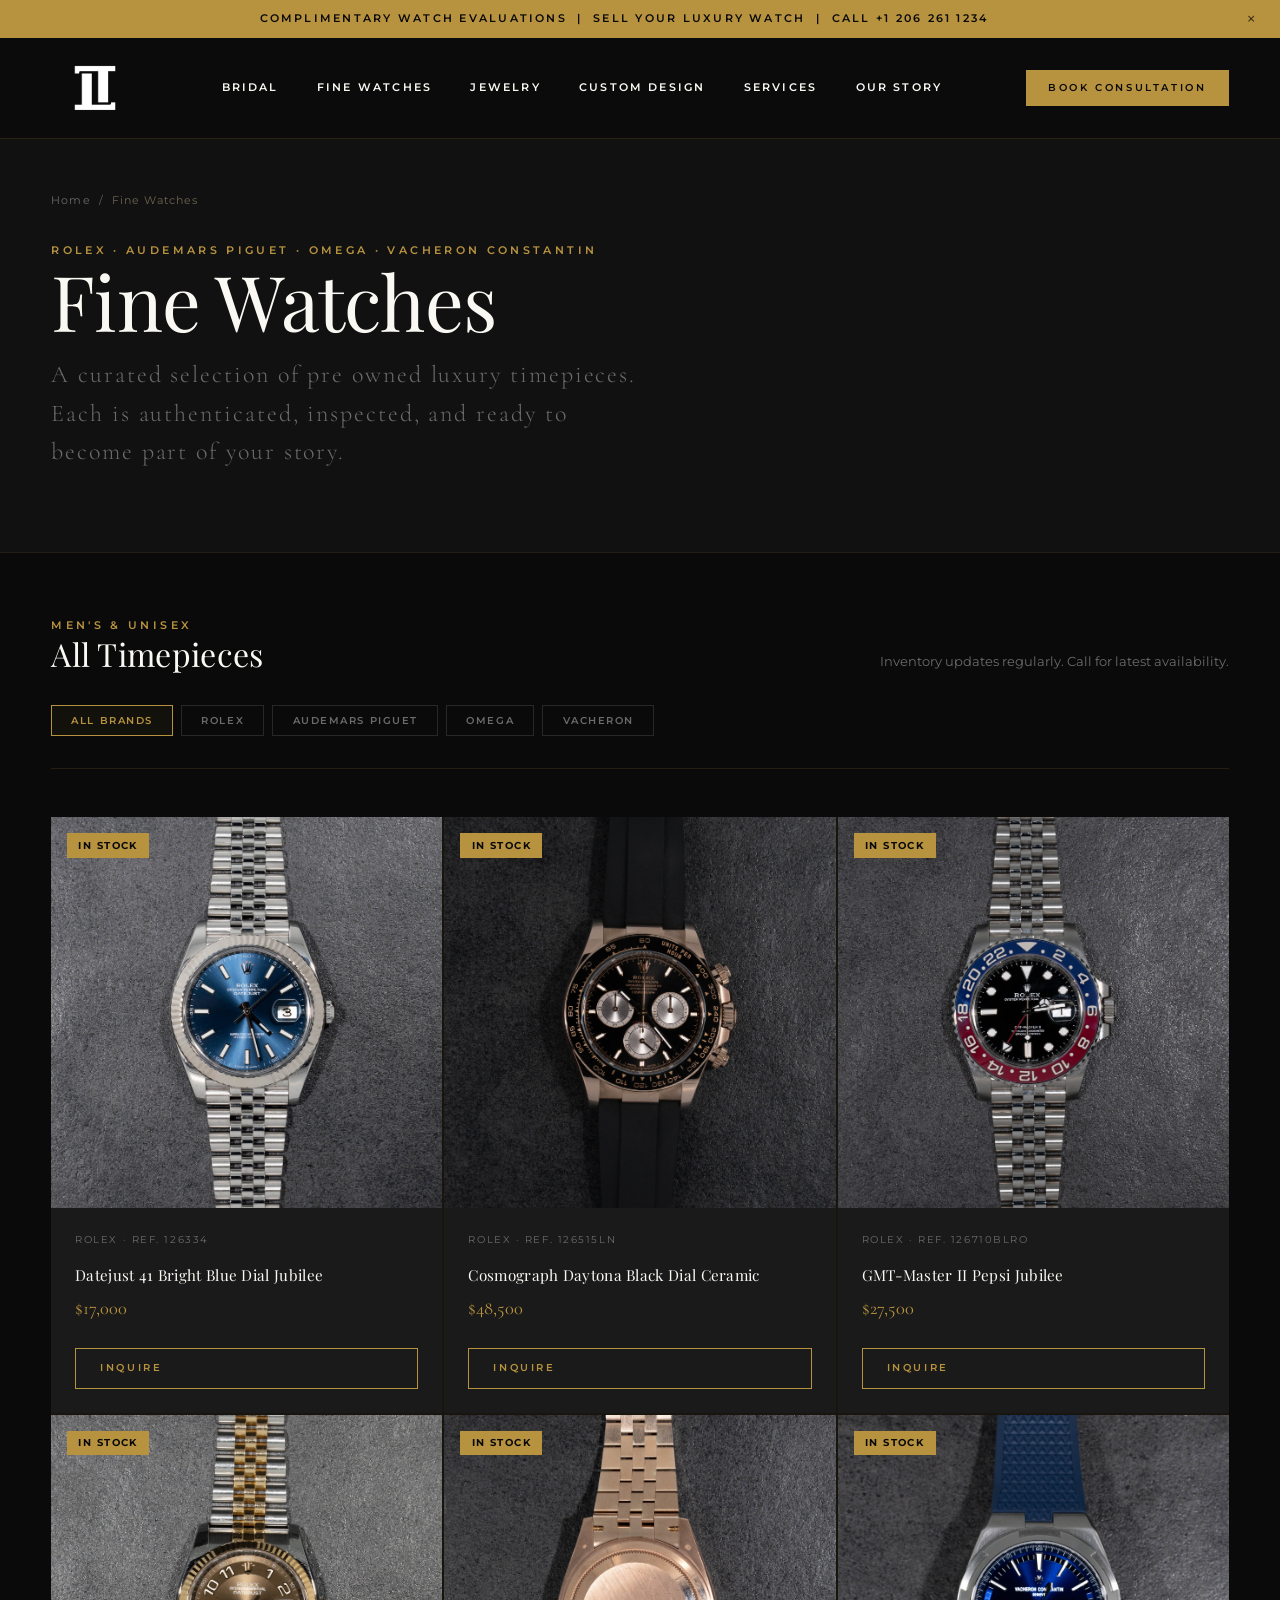
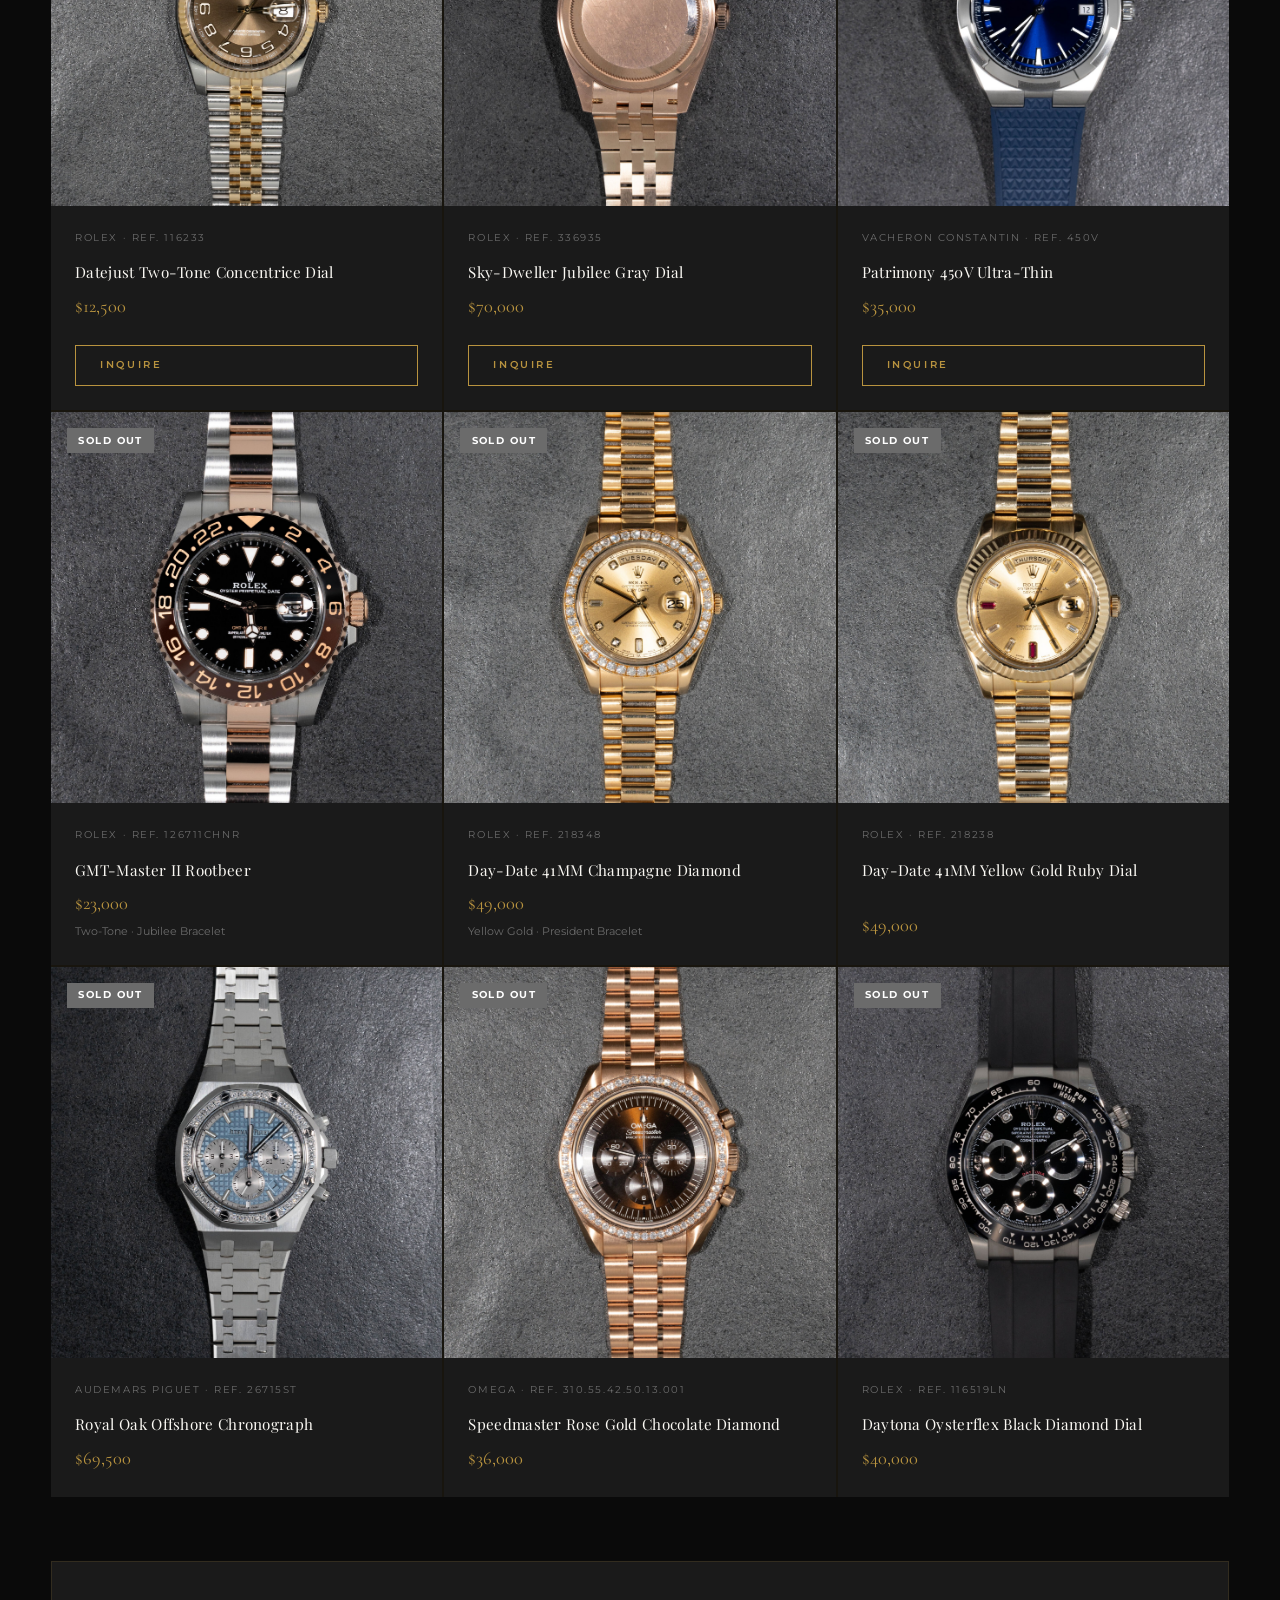
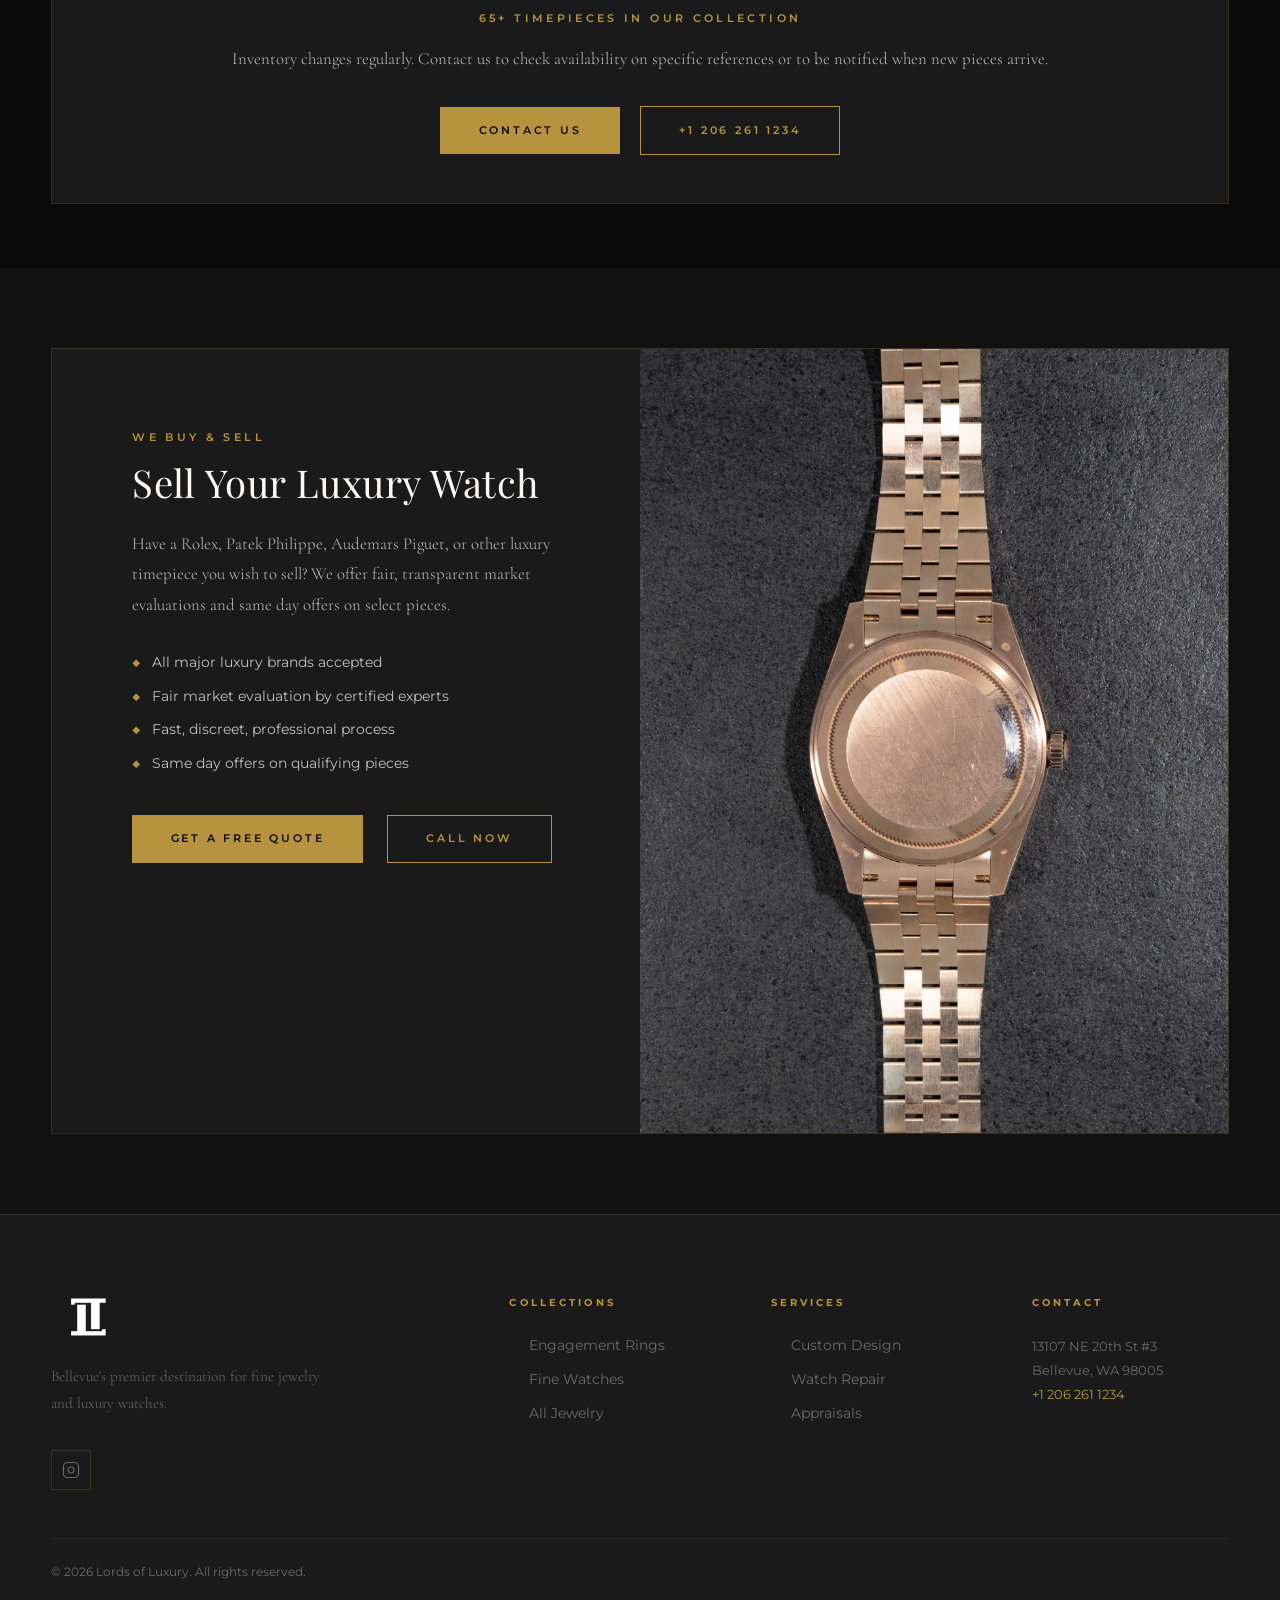
<file: watches.html>
<!DOCTYPE html>
<html lang="en">
<head>
  <meta charset="UTF-8">
  <meta name="viewport" content="width=device-width, initial-scale=1.0">
  <title>Luxury Watches | Rolex, Audemars Piguet, Omega | Lords of Luxury Bellevue</title>
  <meta name="description" content="Pre owned luxury watches at Lords of Luxury, Bellevue WA. Rolex GMT Master, Daytona, Datejust, Day Date, Sky Dweller, Audemars Piguet Royal Oak, Omega Speedmaster, Vacheron Constantin. Call +1 206 261 1234.">
  <meta name="robots" content="index, follow">
  <link rel="canonical" href="https://lordsofluxury.com/watches.html">
  <meta property="og:title" content="Luxury Watches | Rolex, AP, Omega | Lords of Luxury">
  <meta property="og:description" content="Curated pre owned luxury watches. Rolex, Audemars Piguet, Omega, Vacheron Constantin. Bellevue, WA.">
  <meta property="og:image" content="https://di14mehdi8.github.io/lordsofluxury/images/og-card.png">
  <meta property="og:type" content="website">
  <meta property="og:url" content="https://lordsofluxury.com/watches.html">
  <meta name="twitter:card" content="summary_large_image">
  <meta name="twitter:image" content="https://di14mehdi8.github.io/lordsofluxury/images/og-card.png">
  <script type="application/ld+json">
  {
    "@context": "https://schema.org",
    "@type": "CollectionPage",
    "name": "Fine Watches | Lords of Luxury",
    "description": "Curated pre owned luxury watches including Rolex, Audemars Piguet, Omega, and Vacheron Constantin.",
    "url": "https://lordsofluxury.com/watches.html",
    "breadcrumb": {
      "@type": "BreadcrumbList",
      "itemListElement": [
        {"@type": "ListItem", "position": 1, "name": "Home", "item": "https://lordsofluxury.com/"},
        {"@type": "ListItem", "position": 2, "name": "Fine Watches", "item": "https://lordsofluxury.com/watches.html"}
      ]
    }
  }
  </script>
  <link rel="preconnect" href="https://fonts.googleapis.com">
  <link rel="preconnect" href="https://fonts.gstatic.com" crossorigin>
  <link href="https://fonts.googleapis.com/css2?family=Playfair+Display:ital,wght@0,300;0,400;0,500;0,700;1,400;1,500&family=Cormorant+Garamond:ital,wght@0,300;0,400;0,500;1,300;1,400&family=Montserrat:wght@300;400;500;600;700&display=swap" rel="stylesheet">
  <link rel="stylesheet" href="css/main.css">
  <link rel="icon" type="image/png" sizes="32x32" href="images/favicon-32.png">
  <link rel="icon" type="image/png" sizes="16x16" href="images/favicon-16.png">
  <link rel="apple-touch-icon" sizes="180x180" href="images/apple-touch-icon.png">
  <link rel="manifest" href="site.webmanifest">
  <meta name="theme-color" content="#0a0a0a">
</head>
<body>

<div class="scroll-progress" aria-hidden="true"></div>

<div class="announcement-bar" role="alert">
  <span>Complimentary Watch Evaluations &nbsp;|&nbsp; Sell Your Luxury Watch &nbsp;|&nbsp; Call +1 206 261 1234</span>
</div>

<header id="site-header" role="banner">
  <div class="header-inner">
    <a href="/" class="logo" aria-label="Lords of Luxury home">
      <img src="images/logo.png" alt="Lords of Luxury" width="160" height="52" fetchpriority="high">
    </a>
    <nav class="main-nav" aria-label="Primary navigation">
      <div class="nav-item"><a href="bridal.html" class="nav-link">Bridal</a></div>
      <div class="nav-item"><a href="watches.html" class="nav-link" aria-current="page">Fine Watches</a></div>
      <div class="nav-item"><a href="jewelry.html" class="nav-link">Jewelry</a></div>
      <div class="nav-item"><a href="custom-design.html" class="nav-link">Custom Design</a></div>
      <div class="nav-item"><a href="services.html" class="nav-link">Services</a></div>
      <div class="nav-item"><a href="about.html" class="nav-link">Our Story</a></div>
    </nav>
    <div class="header-actions">
      <a href="contact.html" class="btn btn-gold" style="padding:0.6rem 1.4rem;font-size:0.65rem;">Book Consultation</a>
      <button class="menu-toggle" aria-label="Open menu"><span></span><span></span><span></span></button>
    </div>
  </div>
</header>

<div class="mobile-nav-overlay" aria-hidden="true"></div>
<nav class="mobile-nav" id="mobile-nav" aria-label="Mobile navigation">
  <button class="mobile-nav-close" aria-label="Close menu">✕</button>
  <ul class="mobile-nav-list">
    <li><a href="/" class="mobile-nav-link">Home</a></li>
    <li><a href="bridal.html" class="mobile-nav-link">Bridal</a></li>
    <li><a href="watches.html" class="mobile-nav-link">Fine Watches</a></li>
    <li><a href="jewelry.html" class="mobile-nav-link">Jewelry</a></li>
    <li><a href="custom-design.html" class="mobile-nav-link">Custom Design</a></li>
    <li><a href="services.html" class="mobile-nav-link">Services</a></li>
    <li><a href="about.html" class="mobile-nav-link">Our Story</a></li>
    <li><a href="contact.html" class="mobile-nav-link">Contact</a></li>
  </ul>
</nav>

<!-- Collection Hero -->
<section class="collection-hero">
  <div class="container">
    <nav class="breadcrumb" aria-label="Breadcrumb">
      <a href="/">Home</a>
      <span aria-hidden="true">/</span>
      <span aria-current="page">Fine Watches</span>
    </nav>
    <p class="eyebrow">Rolex · Audemars Piguet · Omega · Vacheron Constantin</p>
    <h1 class="display fade-up" style="font-size:clamp(2.5rem,6vw,5rem);">Fine Watches</h1>
    <p class="subheadline fade-up" style="margin-top:1rem;color:var(--grey);max-width:600px;">
      A curated selection of pre owned luxury timepieces. Each is authenticated, inspected, and ready to become part of your story.
    </p>
  </div>
</section>

<!-- Watch Collection -->
<section id="mens" class="collection-products">
  <div class="container">
    <div class="section-header fade-up" style="display:flex;justify-content:space-between;align-items:flex-end;flex-wrap:wrap;gap:1rem;margin-bottom:2rem;">
      <div>
        <p class="eyebrow">Men's & Unisex</p>
        <h2 class="headline" style="font-size:clamp(1.5rem,3vw,2rem);">All Timepieces</h2>
      </div>
      <p style="font-size:0.8rem;color:var(--grey);">Inventory updates regularly. Call for latest availability.</p>
    </div>

    <div class="filter-bar">
      <button class="filter-btn active" data-filter="all">All Brands</button>
      <button class="filter-btn" data-filter="rolex">Rolex</button>
      <button class="filter-btn" data-filter="ap">Audemars Piguet</button>
      <button class="filter-btn" data-filter="omega">Omega</button>
      <button class="filter-btn" data-filter="vacheron">Vacheron</button>
    </div>

    <div class="products-grid" role="list">

      <!-- In Stock watches first -->
      <article class="product-card fade-up" data-category="rolex" role="listitem" itemscope itemtype="https://schema.org/Product">
        <div class="product-card-image">
          <img src="images/rolex-datejust-blue.jpg" alt="Rolex Datejust 41 Bright Blue Dial Jubilee Bracelet 126334" loading="lazy" width="600" height="600" itemprop="image">
          <div class="product-badge">In Stock</div>
        </div>
        <div class="product-info">
          <p class="product-meta">Rolex · Ref. 126334</p>
          <h3 class="product-name" itemprop="name">Datejust 41 Bright Blue Dial Jubilee</h3>
          <div itemprop="offers" itemscope itemtype="https://schema.org/Offer">
            <p class="product-price" itemprop="price" content="17000">$17,000</p>
            <meta itemprop="priceCurrency" content="USD">
            <meta itemprop="availability" content="https://schema.org/InStock">
          </div>
          <a href="contact.html" class="btn btn-outline" style="margin-top:1.5rem;font-size:0.65rem;padding:0.7rem 1.5rem;">Inquire</a>
        </div>
      </article>

      <article class="product-card fade-up" data-category="rolex" role="listitem" itemscope itemtype="https://schema.org/Product">
        <div class="product-card-image">
          <img src="images/rolex-daytona-ceramic.jpg" alt="Rolex Cosmograph Daytona 126515LN Black Dial Ceramic" loading="lazy" width="600" height="600" itemprop="image">
          <div class="product-badge">In Stock</div>
        </div>
        <div class="product-info">
          <p class="product-meta">Rolex · Ref. 126515LN</p>
          <h3 class="product-name" itemprop="name">Cosmograph Daytona Black Dial Ceramic</h3>
          <div itemprop="offers" itemscope itemtype="https://schema.org/Offer">
            <p class="product-price" itemprop="price" content="48500">$48,500</p>
            <meta itemprop="priceCurrency" content="USD">
            <meta itemprop="availability" content="https://schema.org/InStock">
          </div>
          <a href="contact.html" class="btn btn-outline" style="margin-top:1.5rem;font-size:0.65rem;padding:0.7rem 1.5rem;">Inquire</a>
        </div>
      </article>

      <article class="product-card fade-up" data-category="rolex" role="listitem" itemscope itemtype="https://schema.org/Product">
        <div class="product-card-image">
          <img src="images/rolex-gmt-pepsi.jpg" alt="Rolex GMT-Master II Pepsi Jubilee 126710BLRO" loading="lazy" width="600" height="600" itemprop="image">
          <div class="product-badge">In Stock</div>
        </div>
        <div class="product-info">
          <p class="product-meta">Rolex · Ref. 126710BLRO</p>
          <h3 class="product-name" itemprop="name">GMT-Master II Pepsi Jubilee</h3>
          <div itemprop="offers" itemscope itemtype="https://schema.org/Offer">
            <p class="product-price" itemprop="price" content="27500">$27,500</p>
            <meta itemprop="priceCurrency" content="USD">
            <meta itemprop="availability" content="https://schema.org/InStock">
          </div>
          <a href="contact.html" class="btn btn-outline" style="margin-top:1.5rem;font-size:0.65rem;padding:0.7rem 1.5rem;">Inquire</a>
        </div>
      </article>

      <article class="product-card fade-up" data-category="rolex" role="listitem" itemscope itemtype="https://schema.org/Product">
        <div class="product-card-image">
          <img src="images/rolex-datejust-twotone.jpg" alt="Rolex Datejust Two Tone Concentrice Dial 116233" loading="lazy" width="600" height="600" itemprop="image">
          <div class="product-badge">In Stock</div>
        </div>
        <div class="product-info">
          <p class="product-meta">Rolex · Ref. 116233</p>
          <h3 class="product-name" itemprop="name">Datejust Two-Tone Concentrice Dial</h3>
          <div itemprop="offers" itemscope itemtype="https://schema.org/Offer">
            <p class="product-price" itemprop="price" content="12500">$12,500</p>
            <meta itemprop="priceCurrency" content="USD">
            <meta itemprop="availability" content="https://schema.org/InStock">
          </div>
          <a href="contact.html" class="btn btn-outline" style="margin-top:1.5rem;font-size:0.65rem;padding:0.7rem 1.5rem;">Inquire</a>
        </div>
      </article>

      <article class="product-card fade-up" data-category="rolex" role="listitem" itemscope itemtype="https://schema.org/Product">
        <div class="product-card-image">
          <img src="images/rolex-sky-dweller.jpg" alt="Rolex Sky-Dweller Jubilee Gray Dial 336935" loading="lazy" width="600" height="600" itemprop="image">
          <div class="product-badge">In Stock</div>
        </div>
        <div class="product-info">
          <p class="product-meta">Rolex · Ref. 336935</p>
          <h3 class="product-name" itemprop="name">Sky-Dweller Jubilee Gray Dial</h3>
          <div itemprop="offers" itemscope itemtype="https://schema.org/Offer">
            <p class="product-price" itemprop="price" content="70000">$70,000</p>
            <meta itemprop="priceCurrency" content="USD">
            <meta itemprop="availability" content="https://schema.org/InStock">
          </div>
          <a href="contact.html" class="btn btn-outline" style="margin-top:1.5rem;font-size:0.65rem;padding:0.7rem 1.5rem;">Inquire</a>
        </div>
      </article>

      <article class="product-card fade-up" data-category="vacheron" role="listitem" itemscope itemtype="https://schema.org/Product">
        <div class="product-card-image">
          <img src="images/vacheron.jpg" alt="Vacheron Constantin 450V ultra-thin luxury watch" loading="lazy" width="600" height="600" itemprop="image">
          <div class="product-badge">In Stock</div>
        </div>
        <div class="product-info">
          <p class="product-meta">Vacheron Constantin · Ref. 450V</p>
          <h3 class="product-name" itemprop="name">Patrimony 450V Ultra-Thin</h3>
          <div itemprop="offers" itemscope itemtype="https://schema.org/Offer">
            <p class="product-price" itemprop="price" content="35000">$35,000</p>
            <meta itemprop="priceCurrency" content="USD">
            <meta itemprop="availability" content="https://schema.org/InStock">
          </div>
          <a href="contact.html" class="btn btn-outline" style="margin-top:1.5rem;font-size:0.65rem;padding:0.7rem 1.5rem;">Inquire</a>
        </div>
      </article>

      <article class="product-card fade-up" data-category="rolex" role="listitem" itemscope itemtype="https://schema.org/Product">
        <div class="product-card-image">
          <img src="images/rolex-gmt-rootbeer.jpg" alt="Rolex GMT-Master II Rootbeer 126711CHNR" loading="lazy" width="600" height="600" itemprop="image">
          <div class="product-badge sold-out">Sold Out</div>
        </div>
        <div class="product-info">
          <p class="product-meta">Rolex · Ref. 126711CHNR</p>
          <h3 class="product-name" itemprop="name">GMT-Master II Rootbeer</h3>
          <p class="product-price">$23,000</p>
          <p class="product-price-note">Two-Tone · Jubilee Bracelet</p>
        </div>
      </article>

      <article class="product-card fade-up" data-category="rolex" role="listitem" itemscope itemtype="https://schema.org/Product">
        <div class="product-card-image">
          <img src="images/rolex-daydate-champagne.jpg" alt="Rolex Day-Date 41MM Yellow Gold Champagne Diamond 218348" loading="lazy" width="600" height="600" itemprop="image">
          <div class="product-badge sold-out">Sold Out</div>
        </div>
        <div class="product-info">
          <p class="product-meta">Rolex · Ref. 218348</p>
          <h3 class="product-name" itemprop="name">Day-Date 41MM Champagne Diamond</h3>
          <p class="product-price">$49,000</p>
          <p class="product-price-note">Yellow Gold · President Bracelet</p>
        </div>
      </article>

      <article class="product-card fade-up" data-category="rolex" role="listitem" itemscope itemtype="https://schema.org/Product">
        <div class="product-card-image">
          <img src="images/rolex-daydate-ruby.jpg" alt="Rolex Day-Date 41MM Yellow Gold Ruby Dial 218238" loading="lazy" width="600" height="600" itemprop="image">
          <div class="product-badge sold-out">Sold Out</div>
        </div>
        <div class="product-info">
          <p class="product-meta">Rolex · Ref. 218238</p>
          <h3 class="product-name" itemprop="name">Day-Date 41MM Yellow Gold Ruby Dial</h3>
          <p class="product-price">$49,000</p>
        </div>
      </article>

      <article class="product-card fade-up" data-category="ap" role="listitem" itemscope itemtype="https://schema.org/Product">
        <div class="product-card-image">
          <img src="images/audemars-piguet.jpg" alt="Audemars Piguet 26715ST Royal Oak luxury watch" loading="lazy" width="600" height="600" itemprop="image">
          <div class="product-badge sold-out">Sold Out</div>
        </div>
        <div class="product-info">
          <p class="product-meta">Audemars Piguet · Ref. 26715ST</p>
          <h3 class="product-name" itemprop="name">Royal Oak Offshore Chronograph</h3>
          <p class="product-price">$69,500</p>
        </div>
      </article>

      <article class="product-card fade-up" data-category="omega" role="listitem" itemscope itemtype="https://schema.org/Product">
        <div class="product-card-image">
          <img src="images/omega-speedmaster.jpg" alt="Omega Speedmaster Rose Gold Chocolate Diamond 310.55.42.50.13.001" loading="lazy" width="600" height="600" itemprop="image">
          <div class="product-badge sold-out">Sold Out</div>
        </div>
        <div class="product-info">
          <p class="product-meta">Omega · Ref. 310.55.42.50.13.001</p>
          <h3 class="product-name" itemprop="name">Speedmaster Rose Gold Chocolate Diamond</h3>
          <p class="product-price">$36,000</p>
        </div>
      </article>

      <article class="product-card fade-up" data-category="rolex" role="listitem" itemscope itemtype="https://schema.org/Product">
        <div class="product-card-image">
          <img src="images/rolex-daytona-black.jpg" alt="Rolex Daytona Oysterflex Black Diamond Dial 116519LN" loading="lazy" width="600" height="600" itemprop="image">
          <div class="product-badge sold-out">Sold Out</div>
        </div>
        <div class="product-info">
          <p class="product-meta">Rolex · Ref. 116519LN</p>
          <h3 class="product-name" itemprop="name">Daytona Oysterflex Black Diamond Dial</h3>
          <p class="product-price">$40,000</p>
        </div>
      </article>

    </div><!-- /products-grid -->

    <div class="fade-up" style="margin-top:4rem;text-align:center;padding:3rem;border:1px solid rgba(184,147,63,0.15);background:var(--charcoal);">
      <p class="eyebrow" style="margin-bottom:1rem;">65+ Timepieces in Our Collection</p>
      <p class="body-text" style="margin-bottom:2rem;">Inventory changes regularly. Contact us to check availability on specific references or to be notified when new pieces arrive.</p>
      <a href="contact.html" class="btn btn-gold" style="margin-right:1rem;">Contact Us</a>
      <a href="tel:+12062611234" class="btn btn-outline">+1 206 261 1234</a>
    </div>
  </div>
</section>

<!-- Sell Your Watch -->
<section id="sell" class="sell-watch" style="background:var(--dark);padding:5rem 0;">
  <div class="container">
    <div class="sell-cta-box fade-up">
      <div class="sell-cta-content">
        <p class="eyebrow">We Buy & Sell</p>
        <h2 class="headline section-title" style="font-size:clamp(1.8rem,3vw,2.5rem);">Sell Your Luxury Watch</h2>
        <p class="body-text" style="margin-top:1.5rem;">Have a Rolex, Patek Philippe, Audemars Piguet, or other luxury timepiece you wish to sell? We offer fair, transparent market evaluations and same day offers on select pieces.</p>
        <ul style="margin-top:2rem;display:flex;flex-direction:column;gap:0.75rem;">
          <li style="display:flex;align-items:center;gap:0.75rem;font-size:0.85rem;color:var(--silver);"><span style="color:var(--gold);">◆</span> All major luxury brands accepted</li>
          <li style="display:flex;align-items:center;gap:0.75rem;font-size:0.85rem;color:var(--silver);"><span style="color:var(--gold);">◆</span> Fair market evaluation by certified experts</li>
          <li style="display:flex;align-items:center;gap:0.75rem;font-size:0.85rem;color:var(--silver);"><span style="color:var(--gold);">◆</span> Fast, discreet, professional process</li>
          <li style="display:flex;align-items:center;gap:0.75rem;font-size:0.85rem;color:var(--silver);"><span style="color:var(--gold);">◆</span> Same day offers on qualifying pieces</li>
        </ul>
        <div style="margin-top:2.5rem;display:flex;gap:1.5rem;flex-wrap:wrap;">
          <a href="contact.html" class="btn btn-gold">Get a Free Quote</a>
          <a href="tel:+12062611234" class="btn btn-outline">Call Now</a>
        </div>
      </div>
      <div class="sell-cta-image">
        <img src="images/rolex-sky-dweller.jpg" alt="Rolex Sky Dweller, an example of luxury watches Lords of Luxury purchases" loading="lazy" width="700" height="500">
      </div>
    </div>
  </div>
</section>

<footer role="contentinfo">
  <div class="container">
    <div class="footer-top">
      <div class="footer-brand">
        <a href="/"><img src="images/logo.png" alt="Lords of Luxury" style="height:44px;width:auto;filter:brightness(0) invert(1);margin-bottom:1.5rem;display:block;" loading="lazy"></a>
        <p class="footer-tagline">Bellevue's premier destination for fine jewelry and luxury watches.</p>
        <div class="footer-social">
          <a href="https://www.instagram.com/lords_of_luxury" class="social-btn" target="_blank" rel="noopener noreferrer" aria-label="Instagram">
            <svg width="18" height="18" viewBox="0 0 24 24" fill="none" stroke="currentColor" stroke-width="1.5"><rect x="2" y="2" width="20" height="20" rx="5"/><path d="M16 11.37A4 4 0 1 1 12.63 8 4 4 0 0 1 16 11.37z"/><line x1="17.5" y1="6.5" x2="17.51" y2="6.5"/></svg>
          </a>
        </div>
      </div>
      <div>
        <p class="footer-col-title">Collections</p>
        <ul class="footer-links">
          <li><a href="bridal.html" class="footer-link">Engagement Rings</a></li>
          <li><a href="watches.html" class="footer-link">Fine Watches</a></li>
          <li><a href="jewelry.html" class="footer-link">All Jewelry</a></li>
        </ul>
      </div>
      <div>
        <p class="footer-col-title">Services</p>
        <ul class="footer-links">
          <li><a href="custom-design.html" class="footer-link">Custom Design</a></li>
          <li><a href="services.html" class="footer-link">Watch Repair</a></li>
          <li><a href="services.html" class="footer-link">Appraisals</a></li>
        </ul>
      </div>
      <div>
        <p class="footer-col-title">Contact</p>
        <address style="font-style:normal;">
          <p style="font-size:0.82rem;color:var(--grey);line-height:1.8;">13107 NE 20th St #3<br>Bellevue, WA 98005<br><a href="tel:+12062611234" style="color:var(--gold);">+1 206 261 1234</a></p>
        </address>
      </div>
    </div>
    <div class="footer-bottom">
      <p class="footer-legal">© <span id="year"></span> Lords of Luxury. All rights reserved.</p>
    </div>
  </div>
</footer>

<button class="back-to-top" aria-label="Back to top">
  <svg width="18" height="18" viewBox="0 0 24 24" fill="none" stroke="currentColor" stroke-width="2"><path d="m18 15-6-6-6 6"/></svg>
</button>

<script>document.getElementById('year').textContent = new Date().getFullYear();</script>
<script src="js/main.js" defer></script>
</body>
</html>
</file>
<file: css/main.css>
/* ============================================================
   LORDS OF LUXURY — Main Stylesheet
   Ultra-luxury jewelry & watch boutique, Bellevue WA
   ============================================================ */

/* ---------- CSS Custom Properties ---------- */
:root {
  --gold:         #b8933f;
  --gold-light:   #d4aa5a;
  --gold-pale:    #f0e0b0;
  --black:        #0a0a0a;
  --charcoal:     #1a1a1a;
  --dark:         #111111;
  --mid:          #2a2a2a;
  --grey:         #6b6b6b;
  --silver:       #c0c0c0;
  --cream:        #faf8f3;
  --white:        #ffffff;
  --off-white:    #f5f3ee;

  --font-serif:   'Playfair Display', 'Georgia', serif;
  --font-sans:    'Cormorant Garamond', 'Garamond', serif;
  --font-ui:      'Montserrat', 'Helvetica Neue', sans-serif;

  --transition:   0.35s cubic-bezier(0.4, 0, 0.2, 1);
  --transition-slow: 0.6s cubic-bezier(0.4, 0, 0.2, 1);
  --shadow-sm:    0 2px 12px rgba(0,0,0,0.08);
  --shadow-md:    0 8px 40px rgba(0,0,0,0.18);
  --shadow-lg:    0 20px 80px rgba(0,0,0,0.35);

  --container:    1400px;
  --radius:       2px;
  --radius-sm:    1px;
}

/* ---------- Reset ---------- */
*, *::before, *::after { box-sizing: border-box; margin: 0; padding: 0; }
html { scroll-behavior: smooth; font-size: 16px; -webkit-font-smoothing: antialiased; }
body {
  background: var(--black);
  color: var(--cream);
  font-family: var(--font-ui);
  line-height: 1.6;
  overflow-x: hidden;
}
img { max-width: 100%; height: auto; display: block; }
a { color: inherit; text-decoration: none; }
button { border: none; background: none; cursor: pointer; font-family: inherit; }
ul, ol { list-style: none; }

/* ---------- Typography ---------- */
h1, h2, h3, h4, h5 {
  font-family: var(--font-serif);
  font-weight: 400;
  letter-spacing: 0.02em;
  line-height: 1.2;
}
.display {
  font-family: var(--font-serif);
  font-size: clamp(3rem, 7vw, 7rem);
  font-weight: 300;
  letter-spacing: -0.01em;
  line-height: 1.05;
}
.headline {
  font-family: var(--font-serif);
  font-size: clamp(2rem, 4vw, 3.5rem);
  font-weight: 400;
  letter-spacing: 0.01em;
}
.subheadline {
  font-family: var(--font-sans);
  font-size: clamp(1.1rem, 2vw, 1.5rem);
  font-weight: 300;
  letter-spacing: 0.08em;
}
.eyebrow {
  font-family: var(--font-ui);
  font-size: 0.7rem;
  font-weight: 600;
  letter-spacing: 0.3em;
  text-transform: uppercase;
  color: var(--gold);
}
.body-text {
  font-family: var(--font-sans);
  font-size: 1.05rem;
  font-weight: 300;
  line-height: 1.8;
  color: var(--silver);
}

/* ---------- Utilities ---------- */
.container { max-width: var(--container); margin: 0 auto; padding: 0 clamp(1rem, 4vw, 4rem); }
.text-gold { color: var(--gold); }
.text-cream { color: var(--cream); }
.text-center { text-align: center; }
.sr-only { position: absolute; width: 1px; height: 1px; overflow: hidden; clip: rect(0,0,0,0); }

/* Gold divider */
.divider {
  display: flex; align-items: center; gap: 1.5rem; margin: 2.5rem 0;
}
.divider::before, .divider::after {
  content: ''; flex: 1; height: 1px; background: linear-gradient(to right, transparent, var(--gold), transparent);
}
.divider-icon { color: var(--gold); font-size: 1rem; }

/* ---------- Buttons ---------- */
.btn {
  display: inline-flex; align-items: center; gap: 0.5rem;
  padding: 0.9rem 2.4rem;
  font-family: var(--font-ui); font-size: 0.7rem; font-weight: 600;
  letter-spacing: 0.25em; text-transform: uppercase;
  transition: var(--transition);
  position: relative; overflow: hidden;
}
.btn-gold {
  background: var(--gold); color: var(--black);
}
.btn-gold:hover {
  background: var(--gold-light); transform: translateY(-1px);
  box-shadow: 0 8px 30px rgba(184,147,63,0.4);
}
.btn-outline {
  border: 1px solid var(--gold); color: var(--gold); background: transparent;
}
.btn-outline:hover {
  background: var(--gold); color: var(--black);
  box-shadow: 0 8px 30px rgba(184,147,63,0.3);
}
.btn-ghost {
  color: var(--cream); border-bottom: 1px solid var(--gold); padding: 0.5rem 0;
  letter-spacing: 0.15em;
}
.btn-ghost:hover { color: var(--gold); }

/* ---------- Header / Navigation ---------- */
#site-header {
  position: fixed; top: 38px; left: 0; right: 0; z-index: 1000;
  background: rgba(10, 10, 10, 0.72);
  backdrop-filter: blur(14px);
  -webkit-backdrop-filter: blur(14px);
  border-bottom: 1px solid rgba(184,147,63,0.18);
  transition: var(--transition);
}
#site-header.scrolled {
  top: 0;
  background: rgba(10, 10, 10, 0.96);
  backdrop-filter: blur(20px);
  border-bottom: 1px solid rgba(184,147,63,0.28);
  box-shadow: 0 4px 30px rgba(0,0,0,0.55);
}
.header-inner {
  display: flex; align-items: center; justify-content: space-between;
  padding: 1.5rem clamp(1rem, 4vw, 4rem);
  transition: var(--transition);
}
#site-header.scrolled .header-inner { padding-top: 1rem; padding-bottom: 1rem; }

/* Announcement bar */
.announcement-bar {
  position: fixed; top: 0; left: 0; right: 0; z-index: 1100;
  background: var(--gold); color: var(--black);
  text-align: center; padding: 0.55rem 3rem 0.55rem 1rem;
  font-family: var(--font-ui); font-size: 0.7rem; font-weight: 600;
  letter-spacing: 0.2em; text-transform: uppercase;
  min-height: 38px;
  display: flex; align-items: center; justify-content: center;
}
.announce-dismiss {
  position: absolute; right: 1rem; top: 50%; transform: translateY(-50%);
  background: none; border: none; cursor: pointer;
  color: var(--black); font-size: 1.1rem; line-height: 1;
  padding: 0.25rem 0.5rem;
  opacity: 0.7; transition: opacity 0.2s;
}
.announce-dismiss:hover { opacity: 1; }
body.announce-dismissed #site-header { top: 0; }

/* Logo */
.logo {
  display: flex; align-items: center; gap: 0.8rem;
  flex-shrink: 0;
}
.logo img {
  height: 52px; width: auto;
  filter: brightness(0) invert(1);
  transition: var(--transition);
}
#site-header.scrolled .logo img { height: 40px; }

/* Main nav */
.main-nav { display: flex; align-items: center; gap: 0; }
.nav-item { position: relative; }
.nav-link {
  display: block; padding: 0.5rem 1.2rem;
  font-family: var(--font-ui); font-size: 0.68rem; font-weight: 600;
  letter-spacing: 0.2em; text-transform: uppercase;
  color: var(--cream); transition: color var(--transition);
  position: relative;
}
.nav-link::after {
  content: ''; position: absolute; bottom: -2px; left: 1.2rem; right: 1.2rem;
  height: 1px; background: var(--gold);
  transform: scaleX(0); transition: transform var(--transition);
}
.nav-link:hover { color: var(--gold); }
.nav-link:hover::after { transform: scaleX(1); }

/* Dropdown */
.dropdown {
  position: absolute; top: calc(100% + 1rem); left: 50%;
  transform: translateX(-50%) translateY(10px);
  background: var(--charcoal);
  border: 1px solid rgba(184,147,63,0.2);
  min-width: 220px; padding: 1rem 0;
  opacity: 0; visibility: hidden;
  transition: var(--transition);
  box-shadow: var(--shadow-lg);
}
.nav-item:hover .dropdown {
  opacity: 1; visibility: visible; transform: translateX(-50%) translateY(0);
}
.dropdown-link {
  display: block; padding: 0.6rem 1.5rem;
  font-family: var(--font-ui); font-size: 0.68rem; font-weight: 500;
  letter-spacing: 0.15em; text-transform: uppercase;
  color: var(--silver); transition: color var(--transition), background var(--transition);
}
.dropdown-link:hover { color: var(--gold); background: rgba(184,147,63,0.05); }

/* Header actions */
.header-actions { display: flex; align-items: center; gap: 1.2rem; }
.header-action-btn {
  color: var(--cream); transition: color var(--transition);
  display: flex; align-items: center;
}
.header-action-btn:hover { color: var(--gold); }

/* Mobile menu toggle */
.menu-toggle { display: none; flex-direction: column; gap: 5px; padding: 4px; }
.menu-toggle span {
  display: block; width: 24px; height: 1.5px; background: var(--cream);
  transition: var(--transition);
}

/* ---------- Hero ---------- */
.hero {
  position: relative; height: 88vh; min-height: 580px; max-height: 820px;
  display: flex; align-items: center; overflow: hidden;
  background: var(--black);
  border-bottom: 1px solid rgba(184,147,63,0.28);
  box-shadow: 0 22px 42px rgba(0,0,0,0.55);
  padding-top: 138px;
}
body.announce-dismissed .hero { padding-top: 100px; }
@media (max-width: 900px) {
  .hero { padding-top: 128px; }
  body.announce-dismissed .hero { padding-top: 90px; }
}
.hero::before {
  /* Soft separator beneath the fixed header so the hero reads as its own room */
  content: ''; position: absolute; top: 0; left: 0; right: 0; height: 140px;
  background: linear-gradient(to bottom, rgba(10,10,10,0.55) 0%, transparent 100%);
  z-index: 2; pointer-events: none;
}
.hero::after {
  /* Gold hairline at the very bottom edge — the clean dividing line */
  content: ''; position: absolute; left: 0; right: 0; bottom: 0; height: 1px;
  background: linear-gradient(to right, transparent 0%, rgba(184,147,63,0.45) 20%, rgba(184,147,63,0.65) 50%, rgba(184,147,63,0.45) 80%, transparent 100%);
  z-index: 3; pointer-events: none;
}
.hero-bg {
  position: absolute; inset: 0;
  background: linear-gradient(135deg,
    rgba(10,10,10,0.95) 0%,
    rgba(26,26,26,0.7) 50%,
    rgba(10,10,10,0.9) 100%
  );
  z-index: 1;
}
.hero-video-bg {
  position: absolute; inset: 0; z-index: 0;
  background: radial-gradient(ellipse at 70% 50%, rgba(184,147,63,0.08) 0%, transparent 60%),
              radial-gradient(ellipse at 20% 80%, rgba(184,147,63,0.05) 0%, transparent 50%),
              var(--black);
}
.hero-image-bg {
  position: absolute; inset: 0; z-index: 0;
  background-image: url('../images/rolex-sky-dweller.jpg');
  background-size: cover; background-position: center;
  transform: scale(1.05);
  transition: transform 8s ease;
}
.hero:hover .hero-image-bg { transform: scale(1); }

.hero-content {
  position: relative; z-index: 3;
  max-width: 800px; padding: 0 clamp(1rem, 4vw, 4rem) 9rem;
  margin-left: clamp(1rem, 6vw, 8rem);
}
.hero-eyebrow {
  display: flex; align-items: center; gap: 1rem;
  margin-bottom: 2rem;
}
.hero-eyebrow span { font-size: 0.7rem; font-weight: 600; letter-spacing: 0.3em; text-transform: uppercase; color: var(--gold); }
.hero-eyebrow::before {
  content: ''; display: block; width: 60px; height: 1px; background: var(--gold);
}
.hero h1 { margin-bottom: 1.5rem; color: var(--white); }
.hero h1 em { font-style: italic; color: var(--gold); }
.hero-sub {
  font-family: var(--font-sans); font-size: 1.2rem; font-weight: 300;
  color: rgba(250,248,243,0.75); max-width: 520px; margin-bottom: 3rem;
  line-height: 1.8;
}
.hero-actions { display: flex; gap: 1.5rem; flex-wrap: wrap; align-items: center; position: relative; z-index: 3; }
.hero-actions .btn-gold { background: var(--gold); color: var(--black); border: 1px solid var(--gold); font-weight: 700; }
.hero-actions .btn-outline { color: var(--white); border: 1px solid rgba(255,255,255,0.6); background: rgba(0,0,0,0.35); backdrop-filter: blur(6px); font-weight: 600; }
.hero-actions .btn-outline:hover { background: var(--gold); color: var(--black); border-color: var(--gold); }
.hero-scroll {
  position: absolute; bottom: 2rem; left: 50%; transform: translateX(-50%);
  z-index: 2; display: flex; flex-direction: column; align-items: center; gap: 0.5rem;
  color: var(--silver); font-size: 0.65rem; letter-spacing: 0.2em; text-transform: uppercase;
  animation: bounce 2s infinite;
}
.hero-scroll svg { color: var(--gold); }
@keyframes bounce {
  0%, 100% { transform: translateX(-50%) translateY(0); }
  50% { transform: translateX(-50%) translateY(6px); }
}

/* Hero stats bar (bottom shelf of the hero) */
.hero-stats {
  position: absolute; bottom: 0; left: 0; right: 0; z-index: 2;
  background: rgba(10,10,10,0.92);
  backdrop-filter: blur(14px);
  -webkit-backdrop-filter: blur(14px);
  border-top: 1px solid rgba(184,147,63,0.35);
  display: flex;
}
.hero-stat {
  flex: 1; padding: 1.5rem;
  text-align: center;
  border-right: 1px solid rgba(184,147,63,0.1);
}
.hero-stat:last-child { border-right: none; }
.hero-stat-number {
  font-family: var(--font-serif); font-size: 1.8rem; color: var(--gold); display: block;
}
.hero-stat-label {
  font-size: 0.65rem; letter-spacing: 0.2em; text-transform: uppercase; color: var(--grey); margin-top: 0.25rem;
}

/* ---------- Section base ---------- */
section { padding: clamp(3rem, 5.5vw, 5.5rem) 0; }

.section-header { margin-bottom: 2.75rem; }
.section-header.text-center { text-align: center; }
.section-title { margin-top: 0.75rem; margin-bottom: 1rem; }
.section-desc {
  font-family: var(--font-sans); font-size: 1.05rem; font-weight: 300;
  color: var(--grey); max-width: 560px; line-height: 1.8;
}
.section-header.text-center .section-desc { margin: 0 auto; }

/* ---------- Category Grid ---------- */
.categories { background: var(--dark); }
.categories-grid {
  display: grid;
  grid-template-columns: repeat(4, 1fr);
  gap: 1px;
  background: rgba(184,147,63,0.1);
}
.category-card {
  position: relative; overflow: hidden;
  aspect-ratio: 3/4;
  background: var(--charcoal);
  cursor: pointer;
  display: flex;
  align-items: flex-end;
}
.category-card img {
  position: absolute; inset: 0;
  width: 100%; height: 100%; object-fit: cover;
  transition: transform var(--transition-slow), filter var(--transition-slow);
  filter: brightness(0.65) saturate(1.05);
  z-index: 1;
}
.category-card:hover img { transform: scale(1.08); filter: brightness(0.45) saturate(1.1); }
.category-bg-fallback {
  position: absolute; inset: 0; z-index: 0;
  background: linear-gradient(135deg, var(--mid) 0%, var(--charcoal) 100%);
}
.category-card::after {
  content: ''; position: absolute; inset: 0;
  background: linear-gradient(to top, rgba(0,0,0,0.85) 0%, transparent 50%);
  z-index: 1;
}
.category-content {
  position: relative; z-index: 2;
  padding: 2rem; width: 100%;
}
.category-label {
  font-family: var(--font-serif); font-size: 1.4rem; color: var(--white);
  margin-bottom: 0.5rem; transition: color var(--transition);
}
.category-card:hover .category-label { color: var(--gold); }
.category-count {
  font-size: 0.65rem; letter-spacing: 0.2em; text-transform: uppercase; color: var(--silver);
}
.category-arrow {
  display: inline-flex; align-items: center; gap: 0.5rem;
  margin-top: 1rem; color: var(--gold);
  font-size: 0.65rem; letter-spacing: 0.2em; text-transform: uppercase;
  opacity: 0; transform: translateX(-10px); transition: var(--transition);
}
.category-card:hover .category-arrow { opacity: 1; transform: translateX(0); }

/* ---------- Featured Products ---------- */
.featured { background: var(--black); }
.products-grid {
  display: grid;
  grid-template-columns: repeat(auto-fill, minmax(300px, 1fr));
  gap: 2px;
  background: rgba(184,147,63,0.08);
}
.product-card {
  background: var(--charcoal);
  position: relative; overflow: hidden;
  cursor: pointer;
  display: flex; flex-direction: column;
  transition: background var(--transition);
}
.product-card:hover { background: #222; }
.product-card-image {
  position: relative; overflow: hidden;
  aspect-ratio: 1;
  background: var(--mid);
}
.product-card-image img {
  width: 100%; height: 100%; object-fit: cover;
  transition: transform var(--transition-slow);
}
.product-card:hover .product-card-image img { transform: scale(1.06); }
.product-badge {
  position: absolute; top: 1rem; left: 1rem;
  background: var(--gold); color: var(--black);
  font-size: 0.6rem; font-weight: 700; letter-spacing: 0.15em; text-transform: uppercase;
  padding: 0.3rem 0.7rem;
}
.product-badge.sold-out { background: var(--grey); color: var(--white); }
.product-actions {
  position: absolute; inset: 0;
  display: flex; align-items: center; justify-content: center; gap: 1rem;
  background: rgba(0,0,0,0.5);
  opacity: 0; transition: var(--transition);
}
.product-card:hover .product-actions { opacity: 1; }
.product-action-btn {
  background: var(--black); color: var(--gold);
  width: 44px; height: 44px;
  display: flex; align-items: center; justify-content: center;
  border: 1px solid rgba(184,147,63,0.3);
  transition: var(--transition);
}
.product-action-btn:hover { background: var(--gold); color: var(--black); }
.product-info { padding: 1.5rem; flex: 1; display: flex; flex-direction: column; }
.product-name {
  font-family: var(--font-serif); font-size: 0.95rem;
  color: var(--cream); margin-bottom: 0.5rem; line-height: 1.4;
  font-weight: 400;
}
.product-meta {
  font-size: 0.65rem; letter-spacing: 0.15em; text-transform: uppercase;
  color: var(--grey); margin-bottom: 1rem;
}
.product-price {
  font-family: var(--font-sans); font-size: 1.15rem; color: var(--gold);
  margin-top: auto;
}
.product-price-note { font-size: 0.7rem; color: var(--grey); margin-top: 0.25rem; }

/* Filter bar */
.filter-bar {
  display: flex; gap: 0.5rem; flex-wrap: wrap; margin-bottom: 3rem;
  padding-bottom: 2rem; border-bottom: 1px solid rgba(184,147,63,0.15);
}
.filter-btn {
  padding: 0.5rem 1.2rem;
  font-family: var(--font-ui); font-size: 0.65rem; font-weight: 600;
  letter-spacing: 0.15em; text-transform: uppercase;
  color: var(--grey); border: 1px solid rgba(107,107,107,0.3);
  transition: var(--transition);
}
.filter-btn:hover, .filter-btn.active {
  color: var(--gold); border-color: var(--gold);
  background: rgba(184,147,63,0.05);
}

/* ---------- Marquee banner ---------- */
.marquee-section {
  background: var(--gold); padding: 1rem 0; overflow: hidden;
}
.marquee-track {
  display: flex; gap: 3rem; white-space: nowrap;
  animation: marquee 30s linear infinite;
}
.marquee-item {
  display: flex; align-items: center; gap: 1rem;
  font-family: var(--font-ui); font-size: 0.65rem; font-weight: 700;
  letter-spacing: 0.3em; text-transform: uppercase; color: var(--black);
  flex-shrink: 0;
}
.marquee-dot { width: 4px; height: 4px; background: var(--black); border-radius: 50%; }
@keyframes marquee { from { transform: translateX(0); } to { transform: translateX(-50%); } }

/* ---------- Brand Story ---------- */
.story { background: var(--dark); }
.story-grid {
  display: grid; grid-template-columns: 1fr 1fr; gap: 6rem; align-items: center;
}
.story-images {
  position: relative; display: grid;
  grid-template-columns: 1fr 1fr; grid-template-rows: 1fr 1fr; gap: 1rem;
  height: 580px;
}
.story-img {
  overflow: hidden;
  position: relative;
}
.story-img img {
  width: 100%; height: 100%; object-fit: cover;
  filter: brightness(0.85);
  transition: transform var(--transition-slow), filter var(--transition);
}
.story-img:hover img { transform: scale(1.04); filter: brightness(1); }
.story-img-1 { grid-column: 1; grid-row: 1 / 3; }
.story-img-2 { grid-column: 2; grid-row: 1; }
.story-img-3 { grid-column: 2; grid-row: 2; }
.story-badge {
  position: absolute; bottom: -1rem; right: -1rem;
  background: var(--gold); color: var(--black);
  width: 120px; height: 120px;
  border-radius: 50%;
  display: flex; flex-direction: column; align-items: center; justify-content: center;
  z-index: 2; box-shadow: var(--shadow-md);
}
.story-badge-year { font-family: var(--font-serif); font-size: 1.6rem; line-height: 1; }
.story-badge-text { font-size: 0.55rem; letter-spacing: 0.15em; text-transform: uppercase; }
.story-content { padding: 2rem 0; }
.story-values { margin-top: 3rem; display: grid; grid-template-columns: 1fr 1fr; gap: 1.5rem; }
.story-value-item { padding: 1.5rem; border-left: 2px solid var(--gold); }
.story-value-title {
  font-family: var(--font-serif); font-size: 1rem; color: var(--cream); margin-bottom: 0.5rem;
}
.story-value-desc { font-size: 0.85rem; color: var(--grey); line-height: 1.6; }

/* ---------- Watch Showcase ---------- */
.watches { background: var(--black); }
.watches-hero-product {
  display: grid; grid-template-columns: 1fr 1fr; min-height: 56vh; margin-bottom: 2.5rem;
  border: 1px solid rgba(184,147,63,0.1);
}
.watch-hero-image {
  overflow: hidden;
  background: var(--charcoal);
  position: relative;
}
.watch-hero-image img {
  width: 100%; height: 100%; object-fit: cover;
  transition: transform var(--transition-slow);
}
.watches-hero-product:hover .watch-hero-image img { transform: scale(1.04); }
.watch-hero-content {
  padding: 4rem; display: flex; flex-direction: column; justify-content: center;
  background: var(--charcoal);
}
.watch-hero-brand { font-size: 0.65rem; letter-spacing: 0.3em; text-transform: uppercase; color: var(--gold); margin-bottom: 1.5rem; }
.watch-hero-name { font-family: var(--font-serif); font-size: 2rem; color: var(--white); margin-bottom: 1rem; }
.watch-hero-ref { font-size: 0.7rem; letter-spacing: 0.15em; color: var(--grey); margin-bottom: 2rem; }
.watch-hero-price { font-family: var(--font-sans); font-size: 2rem; color: var(--gold); margin-bottom: 2.5rem; }
.watch-hero-features { margin-bottom: 2.5rem; display: flex; flex-direction: column; gap: 0.75rem; }
.watch-feature {
  display: flex; align-items: center; gap: 0.75rem;
  font-size: 0.8rem; color: var(--silver); letter-spacing: 0.05em;
}
.watch-feature::before { content: '◆'; color: var(--gold); font-size: 0.5rem; }

/* ---------- Custom Design ---------- */
.custom-design { background: var(--dark); }
.custom-design-grid { display: grid; grid-template-columns: 1fr 1fr; gap: 6rem; align-items: center; }
.process-steps { display: flex; flex-direction: column; gap: 0; margin-top: 3rem; }
.process-step {
  display: flex; gap: 2rem; align-items: flex-start;
  padding: 2rem 0; border-bottom: 1px solid rgba(184,147,63,0.1);
  position: relative;
  transition: var(--transition);
}
.process-step:first-child { padding-top: 0; }
.process-step:last-child { border-bottom: none; }
.process-step:hover .step-icon { background: var(--gold); color: var(--black); }
.step-number {
  position: absolute; right: 0; top: 50%; transform: translateY(-50%);
  font-family: var(--font-serif); font-size: 4rem; color: rgba(184,147,63,0.06);
  line-height: 1; pointer-events: none;
}
.step-icon {
  width: 52px; height: 52px; flex-shrink: 0;
  border: 1px solid rgba(184,147,63,0.3);
  display: flex; align-items: center; justify-content: center;
  color: var(--gold); font-size: 1.2rem;
  transition: var(--transition);
}
.step-content { flex: 1; }
.step-title { font-family: var(--font-serif); font-size: 1.1rem; color: var(--cream); margin-bottom: 0.5rem; }
.step-desc { font-size: 0.85rem; color: var(--grey); line-height: 1.7; }
.custom-design-visual {
  position: relative;
  background: var(--charcoal);
  padding: 3rem;
  display: flex; align-items: center; justify-content: center;
  min-height: 500px;
}
.custom-design-visual img { max-height: 400px; object-fit: contain; }
.custom-design-cta-card {
  position: absolute; bottom: -2rem; right: -2rem;
  background: var(--gold); color: var(--black); padding: 2rem;
  max-width: 220px;
}
.custom-cta-title { font-family: var(--font-serif); font-size: 1.1rem; margin-bottom: 0.5rem; }
.custom-cta-sub { font-size: 0.75rem; line-height: 1.5; opacity: 0.8; }

/* ---------- Services ---------- */
.services-section { background: var(--black); }
.services-grid {
  display: grid; grid-template-columns: repeat(3, 1fr); gap: 1px;
  background: rgba(184,147,63,0.1); margin-top: 4rem;
}
.service-card {
  background: var(--charcoal); padding: 3rem 2.5rem;
  transition: background var(--transition);
  display: flex; flex-direction: column; gap: 1.5rem;
}
.service-card:hover { background: #222; }
.service-icon {
  width: 60px; height: 60px; border: 1px solid rgba(184,147,63,0.3);
  display: flex; align-items: center; justify-content: center;
  color: var(--gold); font-size: 1.5rem;
  transition: var(--transition);
}
.service-card:hover .service-icon { background: var(--gold); color: var(--black); border-color: var(--gold); }
.service-title { font-family: var(--font-serif); font-size: 1.2rem; color: var(--cream); }
.service-desc { font-size: 0.85rem; color: var(--grey); line-height: 1.7; }

/* ---------- Testimonials ---------- */
.testimonials { background: var(--dark); overflow: hidden; }
.testimonials-track {
  display: grid; grid-template-columns: repeat(3, 1fr); gap: 2px;
  background: rgba(184,147,63,0.08);
}
.testimonial-card { background: var(--charcoal); padding: 3rem; }
.testimonial-stars { color: var(--gold); font-size: 0.8rem; letter-spacing: 0.1em; margin-bottom: 1.5rem; }
.testimonial-text {
  font-family: var(--font-sans); font-size: 1.05rem; font-weight: 300;
  line-height: 1.9; color: var(--silver); margin-bottom: 2rem;
  font-style: italic;
}
.testimonial-text::before { content: '"'; }
.testimonial-text::after { content: '"'; }
.testimonial-author { display: flex; align-items: center; gap: 1rem; }
.testimonial-avatar {
  width: 44px; height: 44px; border-radius: 50%;
  background: linear-gradient(135deg, var(--gold) 0%, var(--gold-light) 100%);
  display: flex; align-items: center; justify-content: center;
  font-family: var(--font-serif); font-size: 1rem; color: var(--black);
}
.testimonial-name { font-size: 0.8rem; font-weight: 600; letter-spacing: 0.1em; color: var(--cream); }
.testimonial-loc { font-size: 0.7rem; color: var(--grey); margin-top: 0.2rem; }

/* ---------- Location / Contact ---------- */
.contact-section { background: var(--charcoal); }
.contact-grid { display: grid; grid-template-columns: 1fr 1fr; gap: 0; }
.contact-map {
  background: var(--mid); min-height: 500px; position: relative; overflow: hidden;
}
.contact-map iframe { width: 100%; height: 100%; border: none; filter: grayscale(1) invert(0.9) contrast(0.9); }
.contact-info { padding: 5rem; display: flex; flex-direction: column; justify-content: center; }
.contact-details { display: flex; flex-direction: column; gap: 2rem; margin-top: 3rem; }
.contact-item { display: flex; gap: 1.5rem; align-items: flex-start; }
.contact-item-icon {
  width: 48px; height: 48px; border: 1px solid rgba(184,147,63,0.3);
  display: flex; align-items: center; justify-content: center;
  color: var(--gold); flex-shrink: 0; font-size: 1.1rem;
}
.contact-item-label { font-size: 0.65rem; letter-spacing: 0.2em; text-transform: uppercase; color: var(--gold); margin-bottom: 0.3rem; }
.contact-item-value { font-family: var(--font-sans); font-size: 1.05rem; color: var(--cream); }
.contact-item-sub { font-size: 0.8rem; color: var(--grey); margin-top: 0.25rem; }

/* ---------- Newsletter ---------- */
.newsletter { background: var(--black); }
.newsletter-inner {
  max-width: 600px; margin: 0 auto; text-align: center; padding: 0 2rem;
}
.newsletter-form { display: flex; gap: 0; margin-top: 2.5rem; border: 1px solid rgba(184,147,63,0.3); }
.newsletter-input {
  flex: 1; padding: 1rem 1.5rem;
  background: transparent; border: none; outline: none;
  font-family: var(--font-ui); font-size: 0.85rem; color: var(--cream);
}
.newsletter-input::placeholder { color: var(--grey); }
.newsletter-btn {
  background: var(--gold); color: var(--black);
  padding: 1rem 2rem;
  font-family: var(--font-ui); font-size: 0.65rem; font-weight: 700;
  letter-spacing: 0.2em; text-transform: uppercase;
  flex-shrink: 0; transition: var(--transition);
}
.newsletter-btn:hover { background: var(--gold-light); }
.newsletter-note { font-size: 0.75rem; color: var(--grey); margin-top: 1rem; }

/* ---------- Footer ---------- */
footer {
  background: var(--charcoal);
  border-top: 1px solid rgba(184,147,63,0.2);
}
.footer-top {
  padding: 5rem 0 3rem;
  display: grid; grid-template-columns: 2fr 1fr 1fr 1fr; gap: 4rem;
}
.footer-brand { }
.footer-logo img { height: 44px; filter: brightness(0) invert(1); margin-bottom: 1.5rem; }
.footer-tagline {
  font-family: var(--font-sans); font-size: 0.95rem; font-weight: 300;
  color: var(--grey); line-height: 1.8; max-width: 280px; margin-bottom: 2rem;
}
.footer-social { display: flex; gap: 1rem; }
.social-btn {
  width: 40px; height: 40px; border: 1px solid rgba(184,147,63,0.2);
  display: flex; align-items: center; justify-content: center;
  color: var(--grey); font-size: 0.9rem; transition: var(--transition);
}
.social-btn:hover { border-color: var(--gold); color: var(--gold); background: rgba(184,147,63,0.05); }
.footer-col-title {
  font-size: 0.65rem; font-weight: 700; letter-spacing: 0.3em; text-transform: uppercase;
  color: var(--gold); margin-bottom: 1.5rem;
}
.footer-links { display: flex; flex-direction: column; gap: 0.75rem; }
.footer-link {
  font-size: 0.85rem; color: var(--grey); transition: color var(--transition);
  display: flex; align-items: center; gap: 0.5rem;
}
.footer-link:hover { color: var(--gold); }
.footer-link::before { content: ''; display: block; width: 12px; height: 1px; background: var(--gold); opacity: 0; transition: var(--transition); }
.footer-link:hover::before { opacity: 1; }
.footer-bottom {
  padding: 1.5rem 0; border-top: 1px solid rgba(184,147,63,0.1);
  display: flex; justify-content: space-between; align-items: center; flex-wrap: wrap; gap: 1rem;
}
.footer-legal { font-size: 0.72rem; color: var(--grey); }
.footer-legal a { color: var(--gold); transition: color var(--transition); }
.footer-legal a:hover { color: var(--gold-light); }
.footer-badges { display: flex; gap: 1rem; align-items: center; }
.footer-badge { font-size: 0.65rem; letter-spacing: 0.1em; color: var(--grey); border: 1px solid rgba(107,107,107,0.2); padding: 0.25rem 0.75rem; }

/* ---------- Collection page ---------- */
.collection-hero {
  padding: 12rem 0 5rem; background: var(--dark);
  border-bottom: 1px solid rgba(184,147,63,0.1);
}
.breadcrumb {
  display: flex; align-items: center; gap: 0.5rem;
  font-size: 0.7rem; letter-spacing: 0.1em; color: var(--grey);
  margin-bottom: 2rem;
}
.breadcrumb a { color: var(--grey); transition: color var(--transition); }
.breadcrumb a:hover { color: var(--gold); }
.breadcrumb span { color: var(--gold-pale); opacity: 0.4; }
.collection-products { background: var(--black); padding: 4rem 0; }

/* ---------- FAQ / AEO ---------- */
.faq-section { background: var(--dark); }
.faq-grid { display: grid; grid-template-columns: 1fr 1fr; gap: 4rem; align-items: start; }
.faq-list { display: flex; flex-direction: column; gap: 0; }
.faq-item {
  border-bottom: 1px solid rgba(184,147,63,0.1);
  overflow: hidden;
}
.faq-question {
  display: flex; justify-content: space-between; align-items: center;
  padding: 1.5rem 0; cursor: pointer;
  font-family: var(--font-serif); font-size: 1rem; color: var(--cream);
  transition: color var(--transition);
  gap: 1rem;
}
.faq-question:hover { color: var(--gold); }
.faq-icon { color: var(--gold); font-size: 1.2rem; flex-shrink: 0; transition: transform var(--transition); }
.faq-item.open .faq-icon { transform: rotate(45deg); }
.faq-answer {
  max-height: 0; overflow: hidden; transition: max-height var(--transition-slow), padding var(--transition);
  font-size: 0.9rem; color: var(--grey); line-height: 1.8;
}
.faq-item.open .faq-answer { max-height: 300px; padding-bottom: 1.5rem; }

/* ---------- Sell Your Watch ---------- */
.sell-watch { background: var(--black); }
.sell-cta-box {
  background: var(--charcoal); border: 1px solid rgba(184,147,63,0.2);
  display: grid; grid-template-columns: 1fr 1fr; overflow: hidden;
}
.sell-cta-content { padding: 5rem; }
.sell-cta-image { overflow: hidden; }
.sell-cta-image img { width: 100%; height: 100%; object-fit: cover; }

/* ---------- Animations ---------- */
.fade-up {
  opacity: 0; transform: translateY(30px);
  transition: opacity 0.7s ease, transform 0.7s ease;
}
.fade-up.visible { opacity: 1; transform: translateY(0); }
.fade-in {
  opacity: 0; transition: opacity 0.7s ease;
}
.fade-in.visible { opacity: 1; }

/* ---------- Mobile nav ---------- */
.mobile-nav {
  position: fixed; top: 0; right: -100%; bottom: 0;
  width: min(400px, 100vw); background: var(--charcoal);
  z-index: 2000; padding: 6rem 2.5rem 3rem;
  transition: right 0.4s cubic-bezier(0.4, 0, 0.2, 1);
  overflow-y: auto;
  border-left: 1px solid rgba(184,147,63,0.2);
}
.mobile-nav.open { right: 0; }
.mobile-nav-close {
  position: absolute; top: 1.5rem; right: 1.5rem;
  color: var(--grey); font-size: 1.5rem; transition: color var(--transition);
}
.mobile-nav-close:hover { color: var(--gold); }
.mobile-nav-list { display: flex; flex-direction: column; gap: 0; }
.mobile-nav-link {
  display: block; padding: 1.2rem 0; font-family: var(--font-serif);
  font-size: 1.3rem; color: var(--cream);
  border-bottom: 1px solid rgba(184,147,63,0.1);
  transition: color var(--transition), padding var(--transition);
}
.mobile-nav-link:hover { color: var(--gold); padding-left: 0.5rem; }
.mobile-nav-sub { padding-left: 1rem; }
.mobile-nav-sub .mobile-nav-link {
  font-family: var(--font-ui); font-size: 0.8rem;
  letter-spacing: 0.15em; text-transform: uppercase; color: var(--grey);
}
.mobile-nav-overlay {
  position: fixed; inset: 0; background: rgba(0,0,0,0.7);
  z-index: 1999; opacity: 0; visibility: hidden; transition: var(--transition);
}
.mobile-nav-overlay.open { opacity: 1; visibility: visible; }
.mobile-nav-contact { margin-top: 3rem; }

/* ---------- Responsive ---------- */
@media (max-width: 1200px) {
  .categories-grid { grid-template-columns: repeat(2, 1fr); }
  .footer-top { grid-template-columns: 1fr 1fr; gap: 3rem; }
  .story-grid { gap: 3rem; }
  .custom-design-grid { gap: 3rem; }
}
@media (max-width: 900px) {
  .main-nav { display: none; }
  .menu-toggle { display: flex; }
  .story-grid { grid-template-columns: 1fr; }
  .story-images { height: 400px; }
  .watches-hero-product { grid-template-columns: 1fr; }
  .custom-design-grid { grid-template-columns: 1fr; }
  .contact-grid { grid-template-columns: 1fr; }
  .testimonials-track { grid-template-columns: 1fr; }
  .services-grid { grid-template-columns: 1fr; }
  .sell-cta-box { grid-template-columns: 1fr; }
  .faq-grid { grid-template-columns: 1fr; }
  .hero-stats { display: none; }
}
@media (max-width: 640px) {
  .categories-grid { grid-template-columns: 1fr; }
  .products-grid { grid-template-columns: 1fr 1fr; }
  .story-values { grid-template-columns: 1fr; }
  .footer-top { grid-template-columns: 1fr; gap: 2rem; }
  .footer-bottom { flex-direction: column; text-align: center; }
  .contact-info { padding: 3rem 1.5rem; }
  .watch-hero-content { padding: 2rem; }
}
@media (max-width: 480px) {
  .products-grid { grid-template-columns: 1fr; }
  .hero-actions { flex-direction: column; align-items: flex-start; }
}

/* ---------- Scroll progress ---------- */
.scroll-progress {
  position: fixed; top: 0; left: 0; height: 2px;
  background: linear-gradient(to right, var(--gold), var(--gold-light));
  z-index: 9999; transform-origin: left;
  transition: width 0.1s linear;
}

/* ---------- Back to top ---------- */
.back-to-top {
  position: fixed; bottom: 2rem; right: 2rem;
  width: 48px; height: 48px;
  background: var(--gold); color: var(--black);
  display: flex; align-items: center; justify-content: center;
  z-index: 500; opacity: 0; transform: translateY(10px);
  transition: var(--transition); font-size: 1.1rem;
}
.back-to-top.visible { opacity: 1; transform: translateY(0); }
.back-to-top:hover { background: var(--gold-light); transform: translateY(-3px); }

/* ---- Quick View Modal ---- */
.modal-overlay {
  position: fixed; inset: 0; background: rgba(0,0,0,0.85);
  z-index: 5000; display: flex; align-items: center; justify-content: center;
  opacity: 0; visibility: hidden; transition: var(--transition); padding: 1rem;
}
.modal-overlay.open { opacity: 1; visibility: visible; }
.modal {
  background: var(--charcoal); max-width: 900px; width: 100%;
  display: grid; grid-template-columns: 1fr 1fr;
  position: relative; transform: translateY(20px); transition: var(--transition);
  max-height: 90vh; overflow: auto;
}
.modal-overlay.open .modal { transform: translateY(0); }
.modal-close {
  position: absolute; top: 1rem; right: 1rem; z-index: 10;
  color: var(--grey); font-size: 1.5rem; transition: color var(--transition);
}
.modal-close:hover { color: var(--gold); }
.modal-image { overflow: hidden; }
.modal-image img { width: 100%; height: 100%; object-fit: cover; }
.modal-content { padding: 3rem 2.5rem; display: flex; flex-direction: column; justify-content: center; }
@media (max-width: 640px) {
  .modal { grid-template-columns: 1fr; }
  .modal-image { aspect-ratio: 1; }
}
</file>
